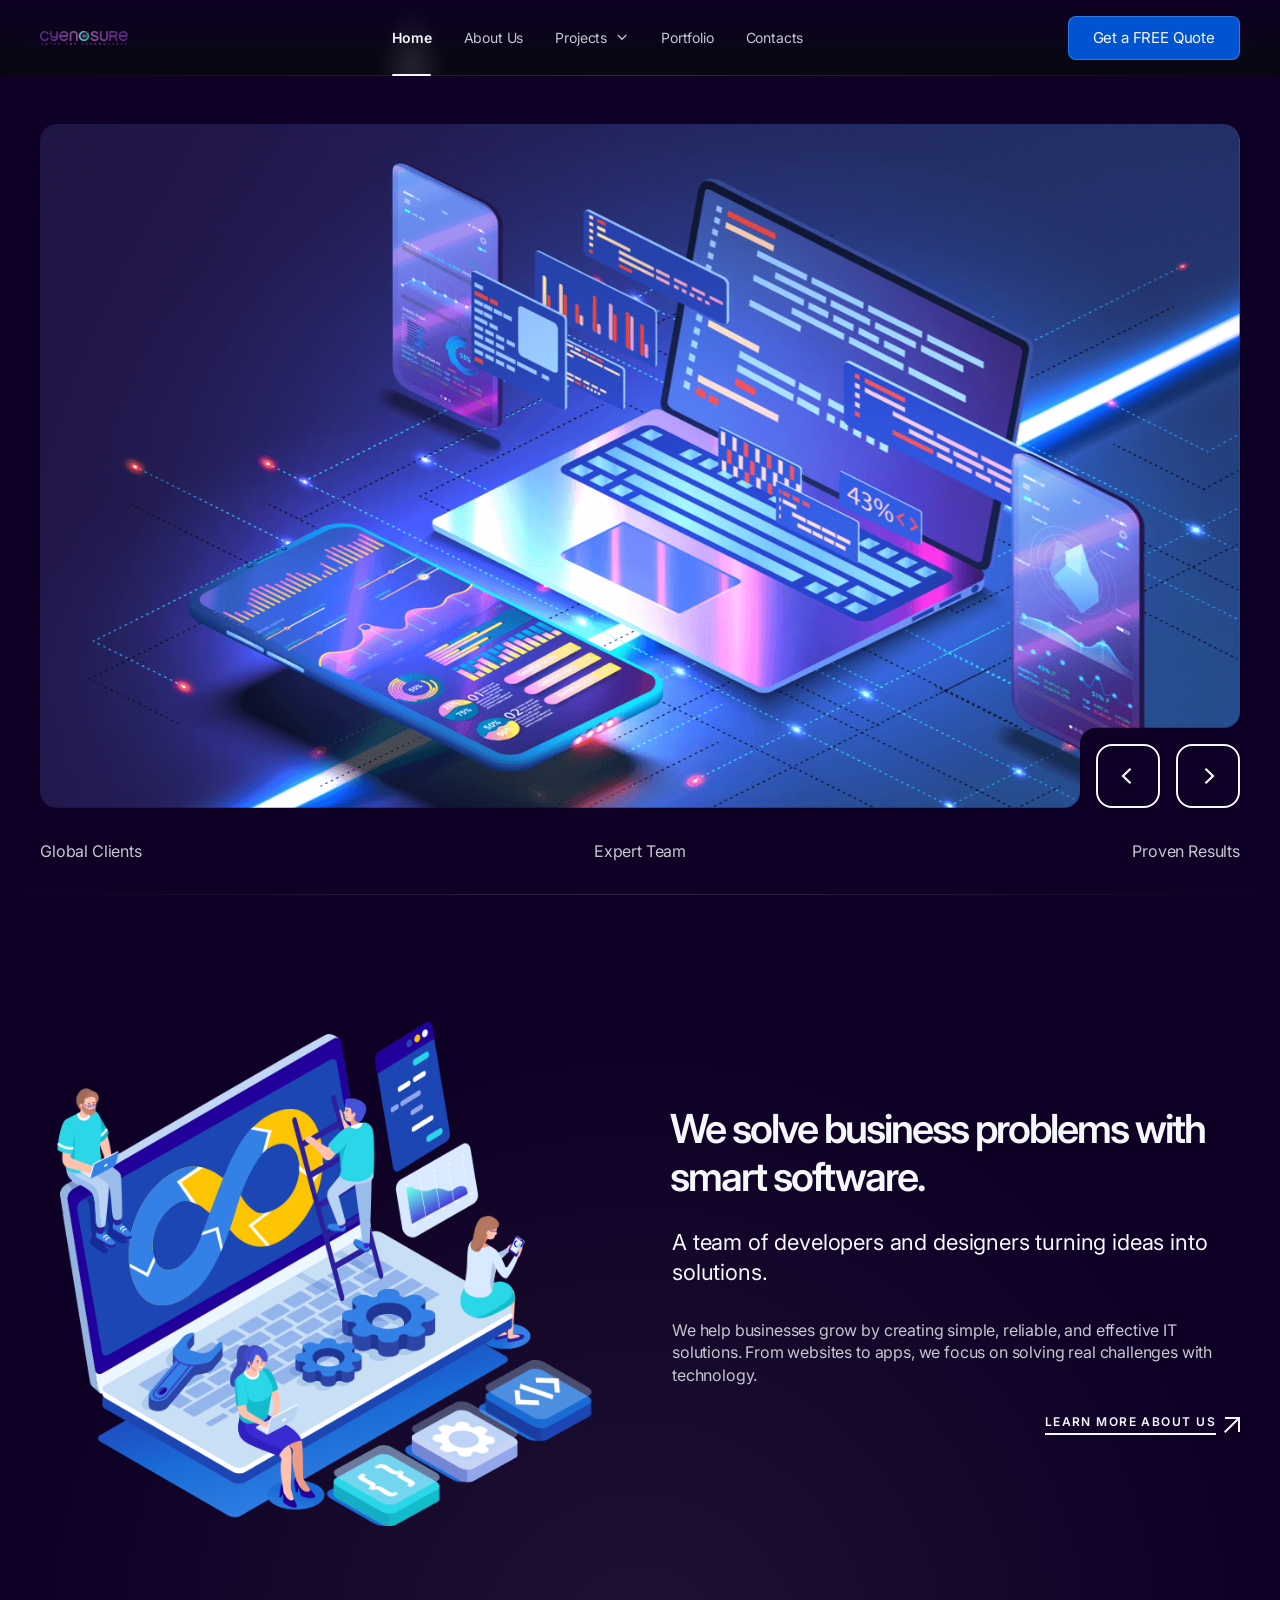
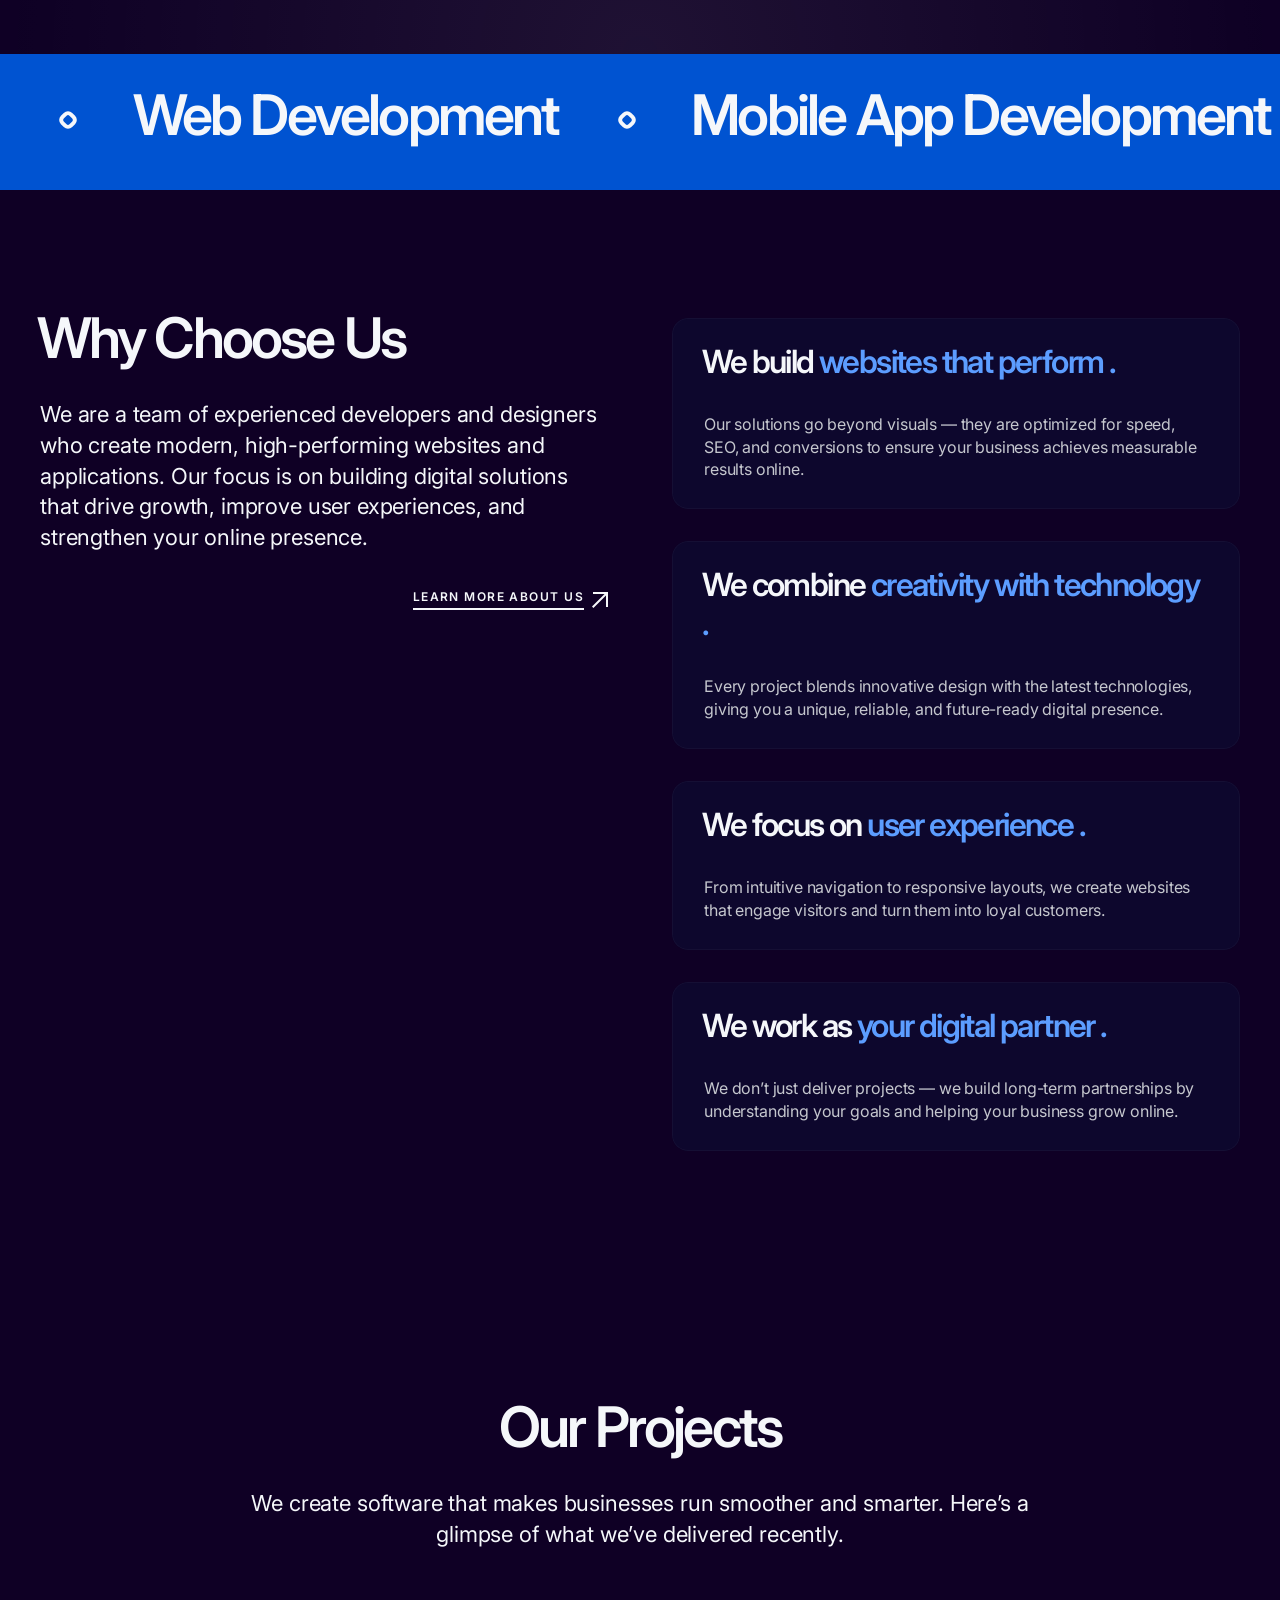
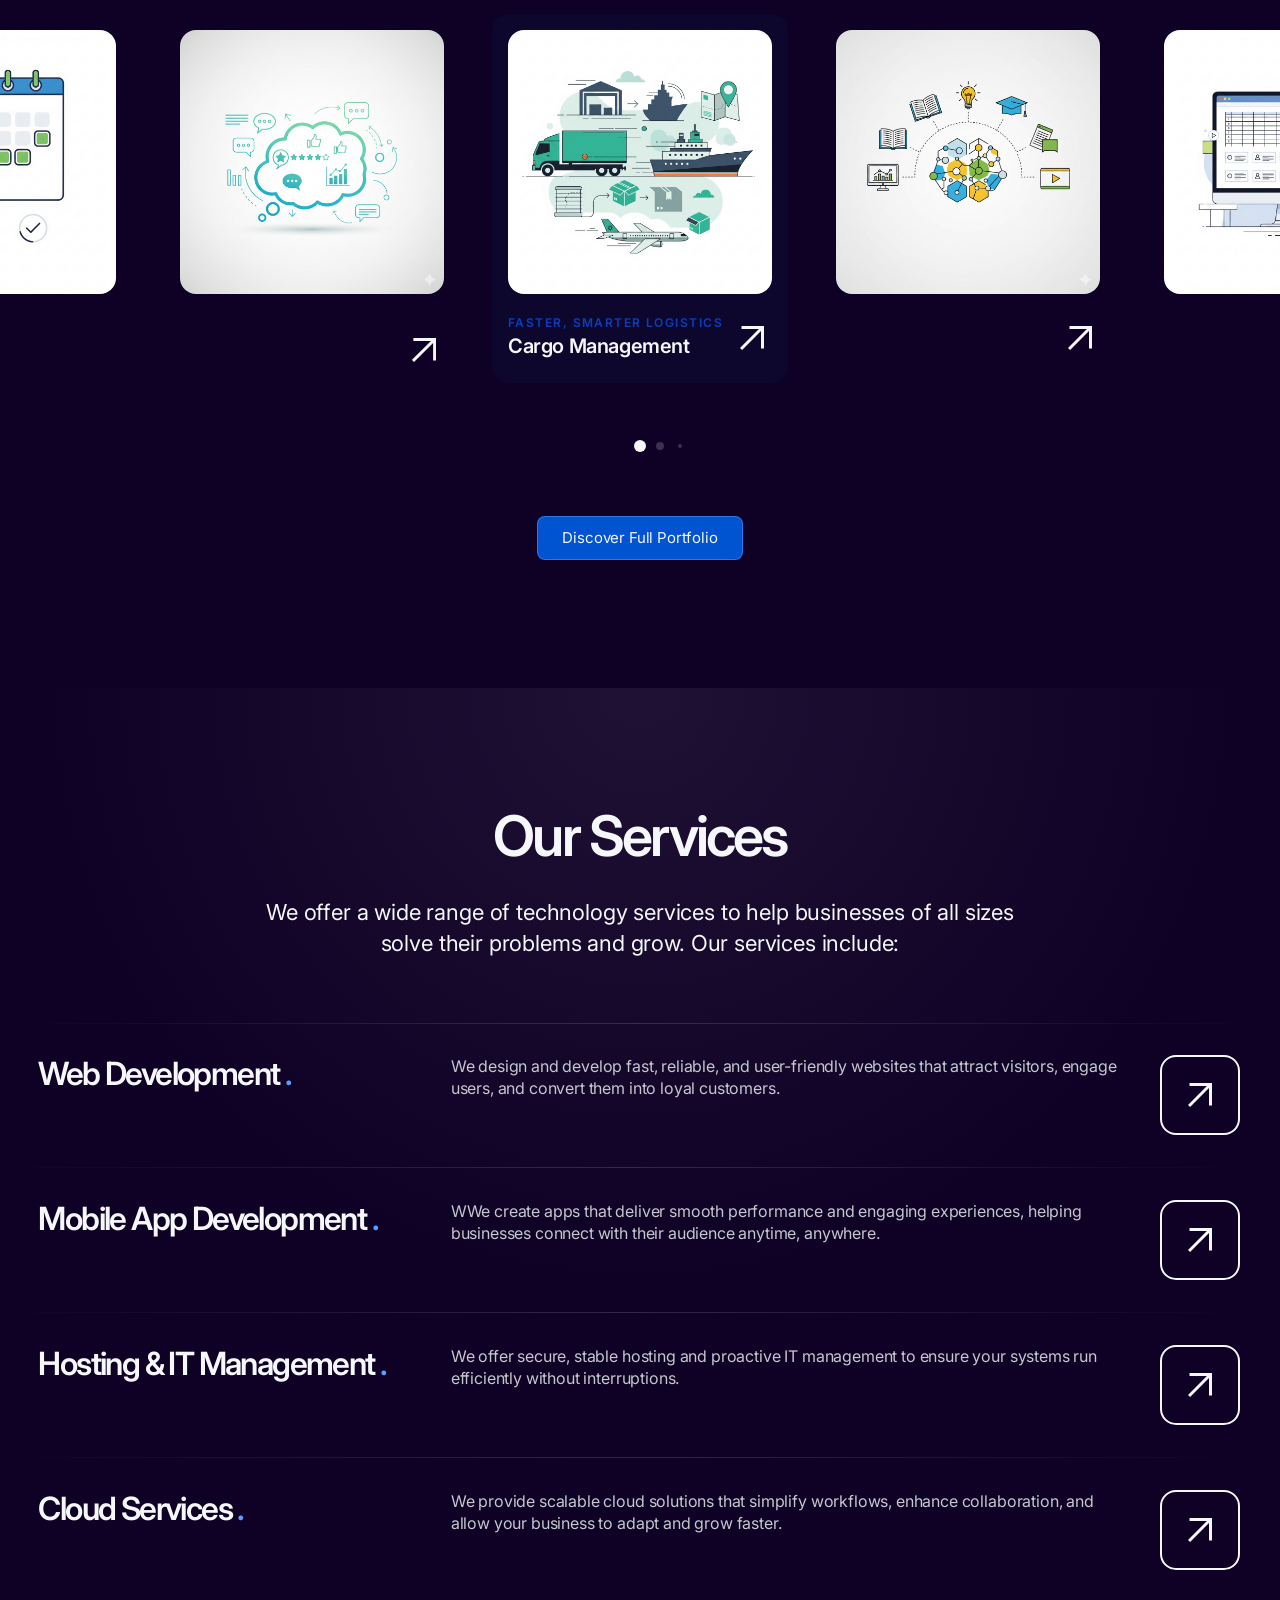
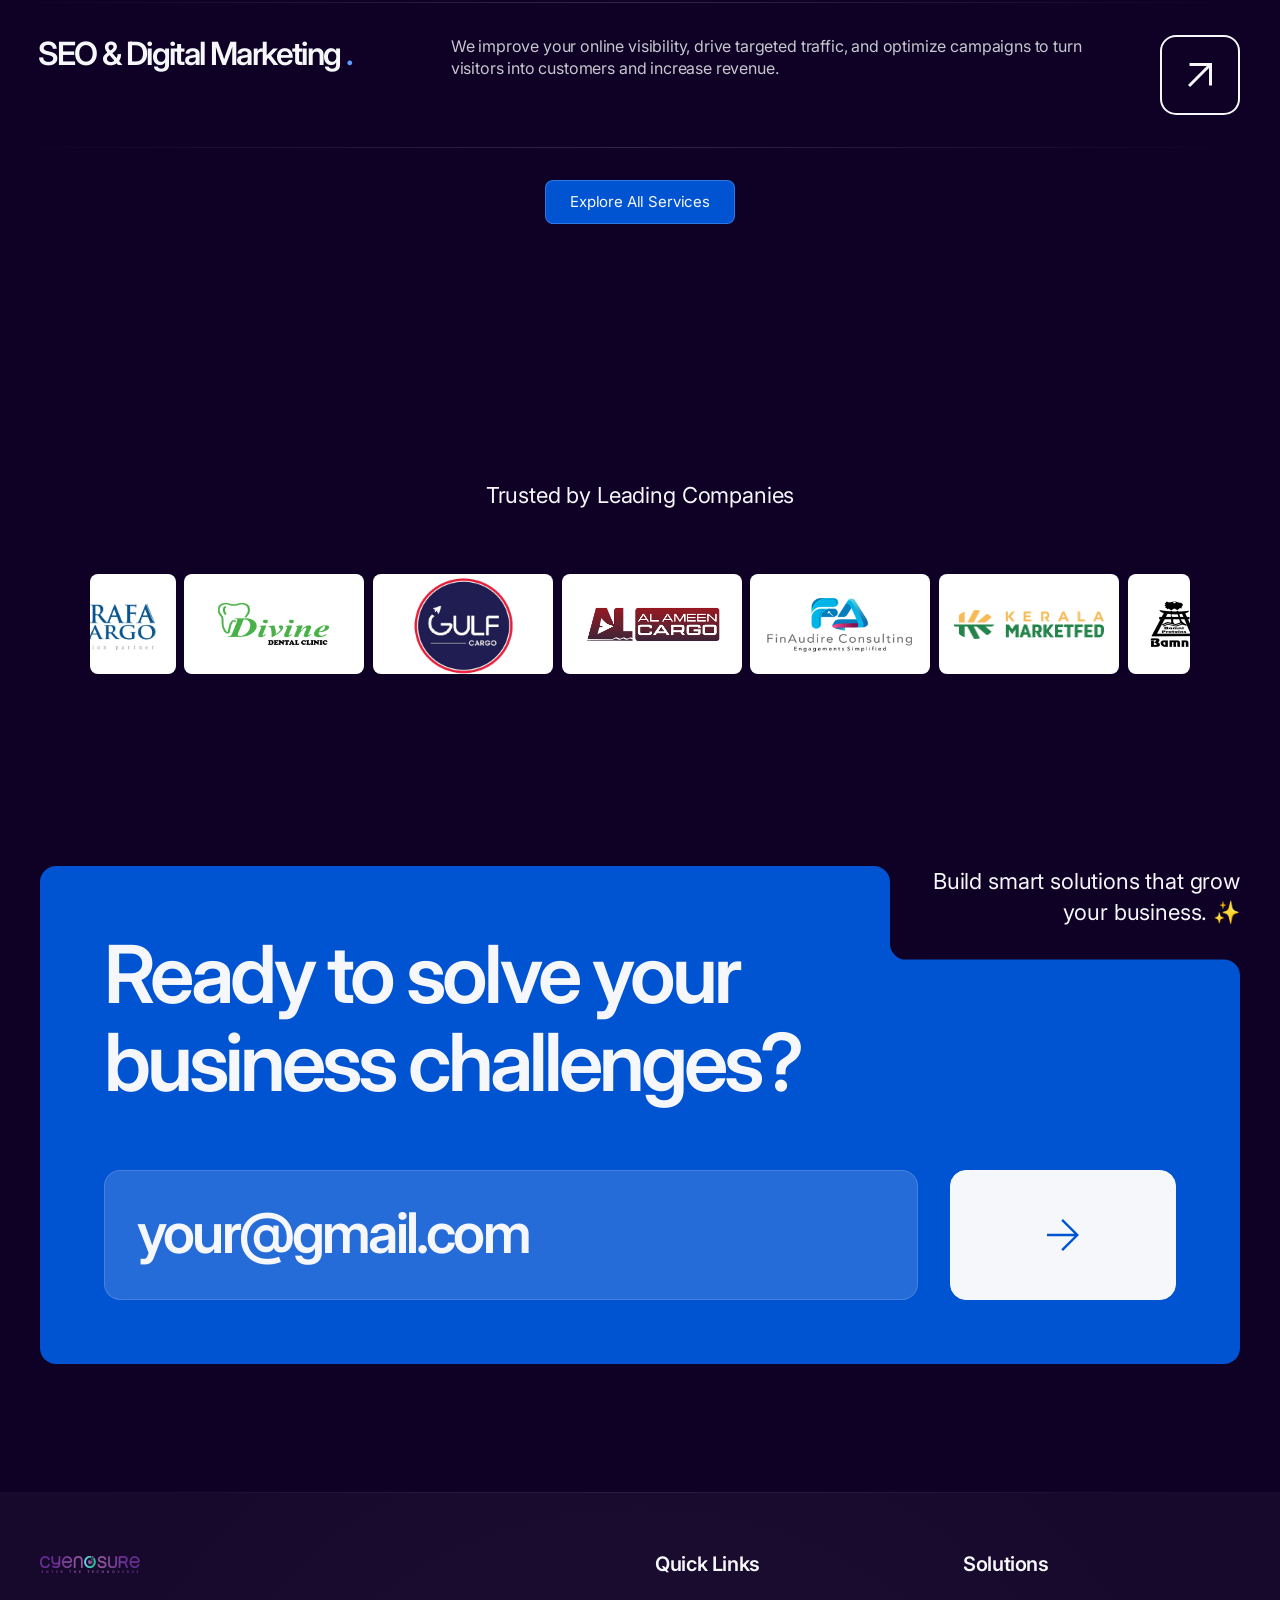
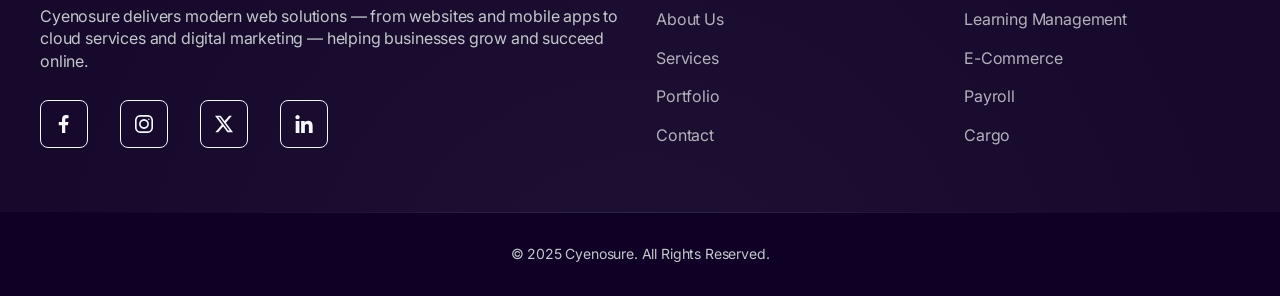
<file: index.html>
<!DOCTYPE html>
<html lang="en">
  <head>
    <meta charset="UTF-8">
    <meta name="viewport" content="width=device-width, initial-scale=1.0">
    <!-- Page Title -->
    <title>Cyenosure | Enter the technoverse</title>
    <!-- Google Fonts -->
    <link href="https://fonts.googleapis.com/css2?family=Inter:wght@400;600&amp;display=swap" rel="stylesheet">
    <!-- Config -->
    <link type="text/css" rel="stylesheet" href="css/config.css">
    <!-- Libraries -->
    <link type="text/css" rel="stylesheet" href="css/libs.css">
    <!-- Template Styles -->
    <link type="text/css" rel="stylesheet" href="css/style.css">
    <!-- Responsive -->
    <link type="text/css" rel="stylesheet" href="css/responsive.css">
    <!-- Favicon -->
    <link rel="icon" href="img/favicon.png" sizes="32x32">
  </head>
  <body>
    <!-- Header -->
    <header id="bringer-header" class="is-frosted is-sticky" data-appear="fade-down" data-unload="fade-up">
      <!-- Desktop Header -->
      <div class="bringer-header-inner">
        <!-- Header Logo -->
        <div class="bringer-header-lp">
          <a href="index-2.html" class="bringer-logo">
            <img src="img/logo.png" alt="bringer." width="88" height="24">
          </a>
        </div>
        <!-- Main Menu -->
        <div class="bringer-header-mp">
          <nav class="bringer-nav">
            <ul class="main-menu" data-stagger-appear="fade-down" data-stagger-delay="75">
              <li class="current-menu-parent">
                <a href="index.html">Home</a>
              </li>
              <li>
                <a href="about-us.html">About Us</a>
              </li>
              <li>
                <a href="#">Projects</a>
                <ul class="sub-menu">
                  <li>
                    <a href="cargo.html">Cargo Management</a>
                  </li>
                  <li>
                    <a href="ecommerce.html">E-Commerce App</a>
                  </li>
                  <li>
                    <a href="learning.html">Learning Management</a>
                  </li>
                  <li>
                    <a href="payroll.html">Payroll Software</a>
                  </li>
                </ul>
              </li>
              <li>
                <a href="portfolio-infinite-list.html">Portfolio</a>
              </li>
              <li>
                <a href="contacts.html">Contacts</a>
              </li>
            </ul>
          </nav>
        </div>
        <!-- Header Button -->
        <div class="bringer-header-rp">
          <a href="contacts.html" class="bringer-button">Get a FREE Quote</a>
        </div>
      </div>
      <!-- Mobile Header -->
      <div class="bringer-mobile-header-inner">
        <a href="index-2.html" class="bringer-logo">
          <img src="img/logo.png" alt="bringer." width="88" height="24">
        </a>
        <a href="#" class="bringer-mobile-menu-toggler">
          <i class="bringer-menu-toggler-icon">
            <span></span>
            <span></span>
            <span></span>
          </i>
        </a>
      </div>
    </header>
    <!-- Page Main -->
    <main id="bringer-main">
      <div class="stg-container landing-page">
        <!-- Hero Section -->
        <section data-padding="top">
          <div class="bringer-hero-block bringer-hero-type04" data-unload="fade-up">
            <!-- Media Slider -->
            <div class="bringer-hero-media-wrap bringer-masked-block stg-bottom-gap stg-m-bottom-gap-s" data-appear="zoom-out">
              <div class="swiper bringer-slider bringer-masked-media" data-autoplay="3000" data-duration="1000" data-effect="coverflow">
                <div class="swiper-wrapper">
                  <!-- Slider Item -->
                  <div class="swiper-slide">
                    <img src="img/custom/225915605277196288.png" alt="We are Bringer" width="1200" height="600">
                  </div>
                  <!-- Slider Item -->
                  <div class="swiper-slide">
                    <img src="img/custom/bg.jpg" alt="We are Bringer" width="1200" height="600">
                  </div>
                </div>
              </div>
              <!-- .bringer-slider -->
              <!-- Masked Navigation -->
              <div class="bringer-slider-nav bringer-masked-content at-bottom-right">
                <a href="#" class="bringer-slider-prev">
                  <span class="bringer-icon bringer-icon-chevron-left"></span>
                </a>
                <a href="#" class="bringer-slider-next">
                  <span class="bringer-icon bringer-icon-chevron-right"></span>
                </a>
              </div>
            </div>
            <!-- .bringer-hero-media-wrap -->
            <!-- Info Line -->
            <div class="bringer-hero-info-line">
              <div data-appear="fade-up" data-delay="50">Global Clients</div>
              <div data-appear="fade-up" data-delay="150">Expert Team</div>
              <div data-appear="fade-up" data-delay="250">Proven Results</div>
            </div>
            <!-- .bringer-hero-info-line -->
          </div>
          <!-- .bringer-hero-block -->
        </section>
        <!-- Section: About Us -->
        <section class="backlight-bottom divider-top">
          <div class="stg-row stg-large-gap stg-valign-middle stg-tp-column-reverse">
            <div class="stg-col-6 stg-tp-bottom-gap-l stg-m-bottom-gap" data-unload="fade-right" data-appear="fade-left">
              <div>
                <img class="bringer-lazy" src="img/null.png" data-src="img/custom/soft2.png" alt="About Us" width="960" height="960">
              </div>
            </div>
            <div class="stg-col-6" data-appear="fade-right" data-unload="fade-left">
              <h3>We solve business problems with smart software.</h3>
              <p class="bringer-large-text">A team of developers and designers turning ideas into solutions.</p>
              <p>We help businesses grow by creating simple, reliable, and effective IT solutions. From websites to apps, we focus on solving real challenges with technology.</p>
              <div class="align-right">
                <a href="about-us.html" class="bringer-arrow-link">Learn More About Us</a>
              </div>
            </div>
          </div>
          <!-- .stg-row -->
        </section>
        <!-- Section: Marquee -->
        <section class="is-fullwidth is-stretched" data-padding="none">
          <div class="bringer-marquee" data-speed="5000">
            <div class="bringer-marquee-inner">
              <ul class="bringer-marquee-list">
                <li>
                  <h2>Web Development</h2>
                </li>
                <li>
                  <h2>Mobile App Development</h2>
                </li>
                <li>
                  <h2>Hosting & IT Management</h2>
                </li>
              </ul>
            </div>
            <!-- .bringer-marquee-inner -->
          </div>
          <!-- .bringer-marquee -->
        </section>
        <!-- Section: Why Choose Us -->
        <section>
          <div class="stg-row stg-large-gap">
            <div class="stg-col-6 stg-tp-bottom-gap-l" data-unload="fade-left">
              <div class="bringer-sticky-block">
                <h2>Why Choose Us</h2>
                <p class="bringer-large-text"> We are a team of experienced developers and designers who create modern, high-performing websites and applications. Our focus is on building digital solutions that drive growth, improve user experiences, and strengthen your online presence. </p>
                <div class="align-right">
                  <a href="about-us.html" class="bringer-arrow-link">Learn More About Us</a>
                </div>
              </div>
            </div>
            <div class="stg-col-6">
              <div class="bringer-grid-1col stg-normal-gap" data-stagger-appear="zoom-in" data-stagger-unload="zoom-out" data-threshold="0.5" data-stagger-delay="150">
                <!-- Card Item -->
                <div class="bringer-block">
                  <h4>We build <span class="bringer-accent">websites that perform</span>
                    <span class="bringer-accent">.</span>
                  </h4>
                  <p>Our solutions go beyond visuals — they are optimized for speed, SEO, and conversions to ensure your business achieves measurable results online.</p>
                </div>
                <!-- .bringer-block -->
                <!-- Card Item -->
                <div class="bringer-block">
                  <h4>We combine <span class="bringer-accent">creativity with technology</span>
                    <span class="bringer-accent">.</span>
                  </h4>
                  <p>Every project blends innovative design with the latest technologies, giving you a unique, reliable, and future-ready digital presence.</p>
                </div>
                <!-- .bringer-block -->
                <!-- Card Item -->
                <div class="bringer-block">
                  <h4>We focus on <span class="bringer-accent">user experience</span>
                    <span class="bringer-accent">.</span>
                  </h4>
                  <p>From intuitive navigation to responsive layouts, we create websites that engage visitors and turn them into loyal customers.</p>
                </div>
                <!-- .bringer-block -->
                <!-- Card Item -->
                <div class="bringer-block">
                  <h4>We work as <span class="bringer-accent">your digital partner</span>
                    <span class="bringer-accent">.</span>
                  </h4>
                  <p>We don’t just deliver projects — we build long-term partnerships by understanding your goals and helping your business grow online.</p>
                </div>
                <!-- .bringer-block -->
              </div>
              <!-- .bringer-grid -->
            </div>
          </div>
        </section>
        <!-- Section: Portfolio Carousel -->
        <section class="is-fullwidth is-stretched">
          <!-- Section Title -->
          <div class="stg-row bringer-section-title is-boxed">
            <div class="stg-col-8 stg-offset-2">
              <div class="align-center">
                <h2 data-appear="fade-up" data-unload="fade-up">Our Projects</h2>
                <p class="bringer-large-text" data-appear="fade-up" data-unload="fade-up" data-delay="100">We create software that makes businesses run smoother and smarter. Here’s a glimpse of what we’ve delivered recently.</p>
              </div>
            </div>
          </div>
          <!-- Portfolio Carousel -->
          <div class="swiper bringer-carousel stg-bottom-gap-l" data-appear="fade-up" data-unload="fade-up" data-delay="200" data-count="4" data-m-count="1.5">
            <div class="swiper-wrapper">
              <!-- Card Item 01 -->
              <div class="bringer-block bringer-portfolio-card swiper-slide">
                <div class="bringer-portfolio-card-image">
                  <img class="bringer-lazy" src="img/null.png" data-src="img/custom/projects/1.png" alt="" width="1200" height="1200">
                </div>
                <div class="bringer-portfolio-card-footer">
                  <div class="bringer-portfolio-card-title">
                    <span class="bringer-meta">Faster, smarter logistics</span>
                    <h6>Cargo Management</h6>
                  </div>
                  <span class="bringer-icon bringer-icon-explore"></span>
                </div>
                <a href="cargo.html"></a>
              </div>
              <!-- .bringer-portfolio-card -->
              <!-- Card Item 02 -->
              <div class="bringer-block bringer-portfolio-card swiper-slide">
                <div class="bringer-portfolio-card-image">
                  <img class="bringer-lazy" src="img/null.png" data-src="img/custom/projects/2.png" alt="" width="1200" height="1200">
                </div>
                <div class="bringer-portfolio-card-footer">
                  <div class="bringer-portfolio-card-title">
                    <span class="bringer-meta">Easy online training</span>
                    <h6>Learning System</h6>
                  </div>
                  <span class="bringer-icon bringer-icon-explore"></span>
                </div>
                <a href="learning.html"></a>
              </div>
              <!-- .bringer-portfolio-card -->
              <!-- Card Item 03 -->
              <div class="bringer-block bringer-portfolio-card swiper-slide">
                <div class="bringer-portfolio-card-image">
                  <img class="bringer-lazy" src="img/null.png" data-src="img/custom/projects/3.png" alt="" width="1200" height="1200">
                </div>
                <div class="bringer-portfolio-card-footer">
                  <div class="bringer-portfolio-card-title">
                    <span class="bringer-meta">Hassle-free payroll</span>
                    <h6>Payroll Software</h6>
                  </div>
                  <span class="bringer-icon bringer-icon-explore"></span>
                </div>
                <a href="payroll.html"></a>
              </div>
              <!-- .bringer-portfolio-card -->
              <!-- Card Item 04 -->
              <div class="bringer-block bringer-portfolio-card swiper-slide">
                <div class="bringer-portfolio-card-image">
                  <img class="bringer-lazy" src="img/null.png" data-src="img/custom/projects/4.png" alt="" width="1200" height="1200">
                </div>
                <div class="bringer-portfolio-card-footer">
                  <div class="bringer-portfolio-card-title">
                    <span class="bringer-meta">Boost online sales</span>
                    <h6>E-Commerce App</h6>
                  </div>
                  <span class="bringer-icon bringer-icon-explore"></span>
                </div>
                <a href="ecommerce.html"></a>
              </div>
              <!-- .bringer-portfolio-card -->
              <!-- Card Item 05 -->
              <div class="bringer-block bringer-portfolio-card swiper-slide">
                <div class="bringer-portfolio-card-image">
                  <img class="bringer-lazy" src="img/null.png" data-src="img/custom/projects/5.png" alt="" width="1200" height="1200">
                </div>
                <div class="bringer-portfolio-card-footer">
                  <div class="bringer-portfolio-card-title">
                    <span class="bringer-meta">Track stock easily</span>
                    <h6>Inventory Tool</h6>
                  </div>
                  <span class="bringer-icon bringer-icon-explore"></span>
                </div>
              </div>
              <!-- .bringer-portfolio-card -->
              <!-- Card Item 06 -->
              <div class="bringer-block bringer-portfolio-card swiper-slide">
                <div class="bringer-portfolio-card-image">
                  <img class="bringer-lazy" src="img/null.png" data-src="img/custom/projects/6.png" alt="" width="1200" height="1200">
                </div>
                <div class="bringer-portfolio-card-footer">
                  <div class="bringer-portfolio-card-title">
                    <span class="bringer-meta">Simple appointment scheduling</span>
                    <h6>Booking System</h6>
                  </div>
                  <span class="bringer-icon bringer-icon-explore"></span>
                </div>
              </div>
              <!-- .bringer-portfolio-card -->
              <!-- Card Item 07 -->
              <div class="bringer-block bringer-portfolio-card swiper-slide">
                <div class="bringer-portfolio-card-image">
                  <img class="bringer-lazy" src="img/null.png" data-src="img/custom/projects/7.png" alt="" width="1200" height="1200">
                </div>
                <div class="bringer-portfolio-card-footer">
                  <div class="bringer-portfolio-card-title">
                    <span class="bringer-meta">Real-time customer insights</span>
                    <h6>Feedback Platform</h6>
                  </div>
                  <span class="bringer-icon bringer-icon-explore"></span>
                </div>
              </div>
              <!-- .bringer-portfolio-card -->
            </div>
            <!-- Pagination -->
            <div class="swiper-pagination bringer-dots"></div>
          </div>
          <!-- .bringer-portfolio-carousel -->
          <div class="align-center" data-appear="fade-up" data-unload="fade-up" data-delay="100">
            <a href="portfolio-infinite-list.html" class="bringer-button">Discover Full Portfolio</a>
          </div>
        </section>
        <!-- Section: Our Services -->
        <section class="backlight-top">
          <!-- Section Title -->
          <div class="stg-row bringer-section-title">
            <div class="stg-col-8 stg-offset-2">
              <div class="align-center">
                <h2 data-appear="fade-up" data-unload="fade-up">Our Services</h2>
                <p class="bringer-large-text" data-appear="fade-up" data-unload="fade-up" data-delay="100">We offer a wide range of technology services to help businesses of all sizes solve their problems and grow. Our services include:</p>
              </div>
            </div>
          </div>
          <!-- Services List -->
          <div class="bringer-detailed-list-wrap" data-appear="fade-up" data-unload="fade-up" data-delay="200">
            <ul class="bringer-detailed-list">
              <li>
                <div class="bringer-detailed-list-title">
                  <h4>Web Development <span class="bringer-accent">.</span>
                  </h4>
                </div>
                <div class="bringer-detailed-list-description">
                  <p>We design and develop fast, reliable, and user-friendly websites that attract visitors, engage users, and convert them into loyal customers.</p>
                </div>
                <div class="bringer-detailed-list-button">
                  <span class="bringer-icon bringer-icon-explore"></span>
                </div>
                <a href="#"></a>
              </li>
              <li>
                <div class="bringer-detailed-list-title">
                  <h4>Mobile App Development <span class="bringer-accent">.</span>
                  </h4>
                </div>
                <div class="bringer-detailed-list-description">
                  <p>WWe create apps that deliver smooth performance and engaging experiences, helping businesses connect with their audience anytime, anywhere.</p>
                </div>
                <div class="bringer-detailed-list-button">
                  <span class="bringer-icon bringer-icon-explore"></span>
                </div>
                <a href="#"></a>
              </li>
              <li>
                <div class="bringer-detailed-list-title">
                  <h4>Hosting & IT Management <span class="bringer-accent">.</span>
                  </h4>
                </div>
                <div class="bringer-detailed-list-description">
                  <p>We offer secure, stable hosting and proactive IT management to ensure your systems run efficiently without interruptions.</p>
                </div>
                <div class="bringer-detailed-list-button">
                  <span class="bringer-icon bringer-icon-explore"></span>
                </div>
                <a href="#"></a>
              </li>
              <li>
                <div class="bringer-detailed-list-title">
                  <h4>Cloud Services <span class="bringer-accent">.</span>
                  </h4>
                </div>
                <div class="bringer-detailed-list-description">
                  <p>We provide scalable cloud solutions that simplify workflows, enhance collaboration, and allow your business to adapt and grow faster.</p>
                </div>
                <div class="bringer-detailed-list-button">
                  <span class="bringer-icon bringer-icon-explore"></span>
                </div>
                <a href="#"></a>
              </li>
              <li>
                <div class="bringer-detailed-list-title">
                  <h4>SEO & Digital Marketing <span class="bringer-accent">.</span>
                  </h4>
                </div>
                <div class="bringer-detailed-list-description">
                  <p>We improve your online visibility, drive targeted traffic, and optimize campaigns to turn visitors into customers and increase revenue.</p>
                </div>
                <div class="bringer-detailed-list-button">
                  <span class="bringer-icon bringer-icon-explore"></span>
                </div>
                <a href="#"></a>
              </li>
            </ul>
          </div>
          <div class="align-center stg-top-gap" data-appear="fade-up" data-unload="zoom-out" data-delay="100">
            <a href="#" class="bringer-button">Explore All Services</a>
          </div>
        </section>
        <!-- custom section first -->
        <!-- ------------------------ -->
        <!--  CUSTOM SECTION -->
        <section class="is-fullwidth is-stretched">
          <div class="stg-row bringer-section-title is-boxed">
            <div class="stg-col-8 stg-offset-2">
              <div class="align-center">
                <p class="bringer-large-text" data-appear="fade-up" data-unload="fade-up" data-delay="100">Trusted by Leading Companies</p>
              </div>
            </div>
          </div>
          <div class="swiper bringer-carousel stg-bottom-gap-l client-logo-slider" data-appear="fade-up" data-unload="fade-up" data-delay="200" data-count="6" data-m-count="2.5" data-loop="true" data-autoplay="2500">
            <div class="swiper-wrapper ">
              <div class="swiper-slide">
                <div class="bringer-client-logo">
                  <img class="bringer-lazy" data-src="img/clients/Al Ameen logo.png" alt="Al Ameen Logo" width="200" height="100">
                </div>
              </div>
              <div class="swiper-slide">
                <div class="bringer-client-logo">
                  <img class="bringer-lazy" data-src="img/clients/finaudire.png" alt="Finaudire Logo" width="200" height="100">
                </div>
              </div>
              <div class="swiper-slide">
                <div class="bringer-client-logo">
                  <img class="bringer-lazy" data-src="img/clients/marketfed.png" alt="Marketfed Logo" width="200" height="100">
                </div>
              </div>
              <div class="swiper-slide">
                <div class="bringer-client-logo">
                  <img class="bringer-lazy" data-src="img/clients/bamni proteins.png" alt="Bamni Proteins Logo" width="200" height="100">
                </div>
              </div>
              <div class="swiper-slide">
                <div class="bringer-client-logo">
                  <img class="bringer-lazy" data-src="img/clients/gelixer.png" alt="Gelixer Logo" width="200" height="100">
                </div>
              </div>
              <div class="swiper-slide">
                <div class="bringer-client-logo">
                  <img class="bringer-lazy" data-src="img/clients/middle east trading.png" alt="Middle East Trading Logo" width="200" height="100">
                </div>
              </div>
              <div class="swiper-slide">
                <div class="bringer-client-logo">
                  <img class="bringer-lazy" data-src="img/clients/best express.png" alt="Best Express Logo" width="200" height="100">
                </div>
              </div>
              <div class="swiper-slide">
                <div class="bringer-client-logo">
                  <img class="bringer-lazy" data-src="img/clients/ILC-LOGO-JPEG.jpg" alt="ILC Logo" width="200" height="100">
                </div>
              </div>
              <div class="swiper-slide">
                <div class="bringer-client-logo">
                  <img class="bringer-lazy" data-src="img/clients/s_logo.png" alt="S Logo" width="200" height="100">
                </div>
              </div>
              <div class="swiper-slide">
                <div class="bringer-client-logo">
                  <img class="bringer-lazy" data-src="img/clients/cargotrack.png" alt="Cargotrack Logo" width="200" height="100">
                </div>
              </div>
              <div class="swiper-slide">
                <div class="bringer-client-logo">
                  <img class="bringer-lazy" data-src="img/clients/lenzstore.jpg" alt="Lenzstore Logo" width="200" height="100">
                </div>
              </div>
              <div class="swiper-slide">
                <div class="bringer-client-logo">
                  <img class="bringer-lazy" data-src="img/clients/zephyre entrance coaching.png" alt="Zephyre Entrance Coaching Logo" width="200" height="100">
                </div>
              </div>
              <div class="swiper-slide">
                <div class="bringer-client-logo">
                  <img class="bringer-lazy" data-src="img/clients/chameleon.png" alt="Chameleon Logo" width="200" height="100">
                </div>
              </div>
              <div class="swiper-slide">
                <div class="bringer-client-logo">
                  <img class="bringer-lazy" data-src="img/clients/logo-dark1.png" alt="Client Logo" width="200" height="100">
                </div>
              </div>
              <div class="swiper-slide">
                <div class="bringer-client-logo">
                  <img class="bringer-lazy" data-src="img/clients/divine.png" alt="Divine Logo" width="200" height="100">
                </div>
              </div>
              <div class="swiper-slide">
                <div class="bringer-client-logo">
                  <img class="bringer-lazy" data-src="img/clients/logogulf.png" alt="Gulf Logo" width="200" height="100">
                </div>
              </div>
            </div>
          </div>
        </section>
        <!--  CUSTOM SECTION end-->
        <!-- Section: CTA -->
        <section data-padding="bottom">
          <div class="bringer-masked-cta bringer-masked-block" data-unload="fade-down">
            <form action="https://demo.shadow-themes.com/html/bringer/mail-short.php" method="post" data-fill-error="Please, fill out the form." class="bringer-contact-form is-short bringer-masked-media" data-appear="fade-up">
              <div class="bringer-form-content bringer-cta-form">
                <div class="bringer-cta-form-content" data-appear="fade-up" data-delay="100">
                  <div class="bringer-cta-title">Ready to solve your business challenges?</div>
                  <input type="email" id="subscribe_email" name="subscribe_email" placeholder="your@gmail.com" required>
                </div>
                <div class="bringer-cta-form-button" data-appear="fade-up" data-delay="200">
                  <button type="submit">
                    <span class="bringer-icon bringer-icon-arrow-submit"></span>
                  </button>
                </div>
                <div class="bringer-contact-form__response"></div>
              </div>
              <span class="bringer-form-spinner"></span>
            </form>
            <div class="bringer-masked-cta-content bringer-masked-content at-top-right">
              <p class="bringer-large-text" data-appear="fade-down">Build smart solutions that grow your business. ✨</p>
            </div>
          </div>
        </section>
      </div>
      <!-- .stg-container -->
      <!-- Footer -->
      <footer id="bringer-footer" data-appear="fade-up" data-unload="fade-down">
        <!-- Footer Content -->
        <div class="bringer-footer-widgets">
          <div class="stg-container">
            <div class="stg-row" data-stagger-appear="fade-left" data-stagger-delay="100">
              <!-- Logo & Info -->
              <div class="stg-col-6 stg-tp-col-12 stg-tp-bottom-gap-m">
                <div class="bringer-info-widget">
                  <a href="index.html" class="bringer-logo footer-logo">
                    <img src="img/logo.png" alt="Cyenosure Logo" width="100" height="28">
                  </a>
                  <div class="bringer-info-description"> Cyenosure delivers modern web solutions — from websites and mobile apps to cloud services and digital marketing — helping businesses grow and succeed online. </div>
                  <ul class="bringer-socials-list" data-stagger-appear="fade-up" data-stagger-delay="75">
                    <li>
                      <a href="#" target="_blank" class="bringer-socials-facebook">
                        <i></i>
                      </a>
                    </li>
                    <li>
                      <a href="#" target="_blank" class="bringer-socials-instagram">
                        <i></i>
                      </a>
                    </li>
                    <li>
                      <a href="#" target="_blank" class="bringer-socials-x">
                        <i></i>
                      </a>
                    </li>
                    <li>
                      <a href="#" target="_blank" class="bringer-socials-linkedin">
                        <i></i>
                      </a>
                    </li>
                  </ul>
                </div>
              </div>
              <!-- Quick Links -->
              <div class="stg-col-3 stg-tp-col-6 stg-m-col-6">
                <div class="bringer-widget">
                  <h6>Quick Links</h6>
                  <div class="bringer-menu-widget">
                    <ul>
                      <li>
                        <a href="about-us.html">About Us</a>
                      </li>
                      <li>
                        <a href="services.html">Services</a>
                      </li>
                      <li>
                        <a href="portfolio-infinite-list.html">Portfolio</a>
                      </li>
                      <li>
                        <a href="contacts.html">Contact</a>
                      </li>
                    </ul>
                  </div>
                </div>
              </div>
              <!-- Solutions -->
              <div class="stg-col-3 stg-tp-col-6 stg-m-col-6">
                <div class="bringer-widget">
                  <h6>Solutions</h6>
                  <div class="bringer-menu-widget">
                    <ul>
                      <li>
                        <a href="learning.html">Learning Management</a>
                      </li>
                      <li>
                        <a href="ecommerce.html">E-Commerce</a>
                      </li>
                      <li>
                        <a href="payroll.html">Payroll</a>
                      </li>
                      <li>
                        <a href="cargo.html">Cargo</a>
                      </li>
                    </ul>
                  </div>
                </div>
              </div>
            </div>
            <!-- .stg-row -->
          </div>
          <!-- .stg-container -->
        </div>
        <!-- .bringer-footer-widgets -->
        <!-- Footer Copyright -->
        <div class="bringer-footer-line stg-container">
          <div class="align-center"> &copy; 2025 Cyenosure. All Rights Reserved. </div>
        </div>
      </footer>
    </main>
    <!-- Right Click Protection Block -->
    <div class="bringer-rcp-wrap">
      <div class="bringer-rcp-overlay"></div>
      <div class="bringer-rcp-container">
        <h2>The context menu is not allowed on this page.</h2>
      </div>
    </div>
    <!-- Dynamic Backlight -->
    <div class="bringer-backlight"></div>
    <!-- JS Scripts -->
    <script src="js/lib/jquery.min.js"></script>
    <script src="js/lib/libs.js"></script>
    <script src="js/contact_form.js"></script>
    <script src="js/st-core.js"></script>
    <script src="js/classes.js"></script>
    <script src="js/main.js"></script>
  </body>
</html>
</file>
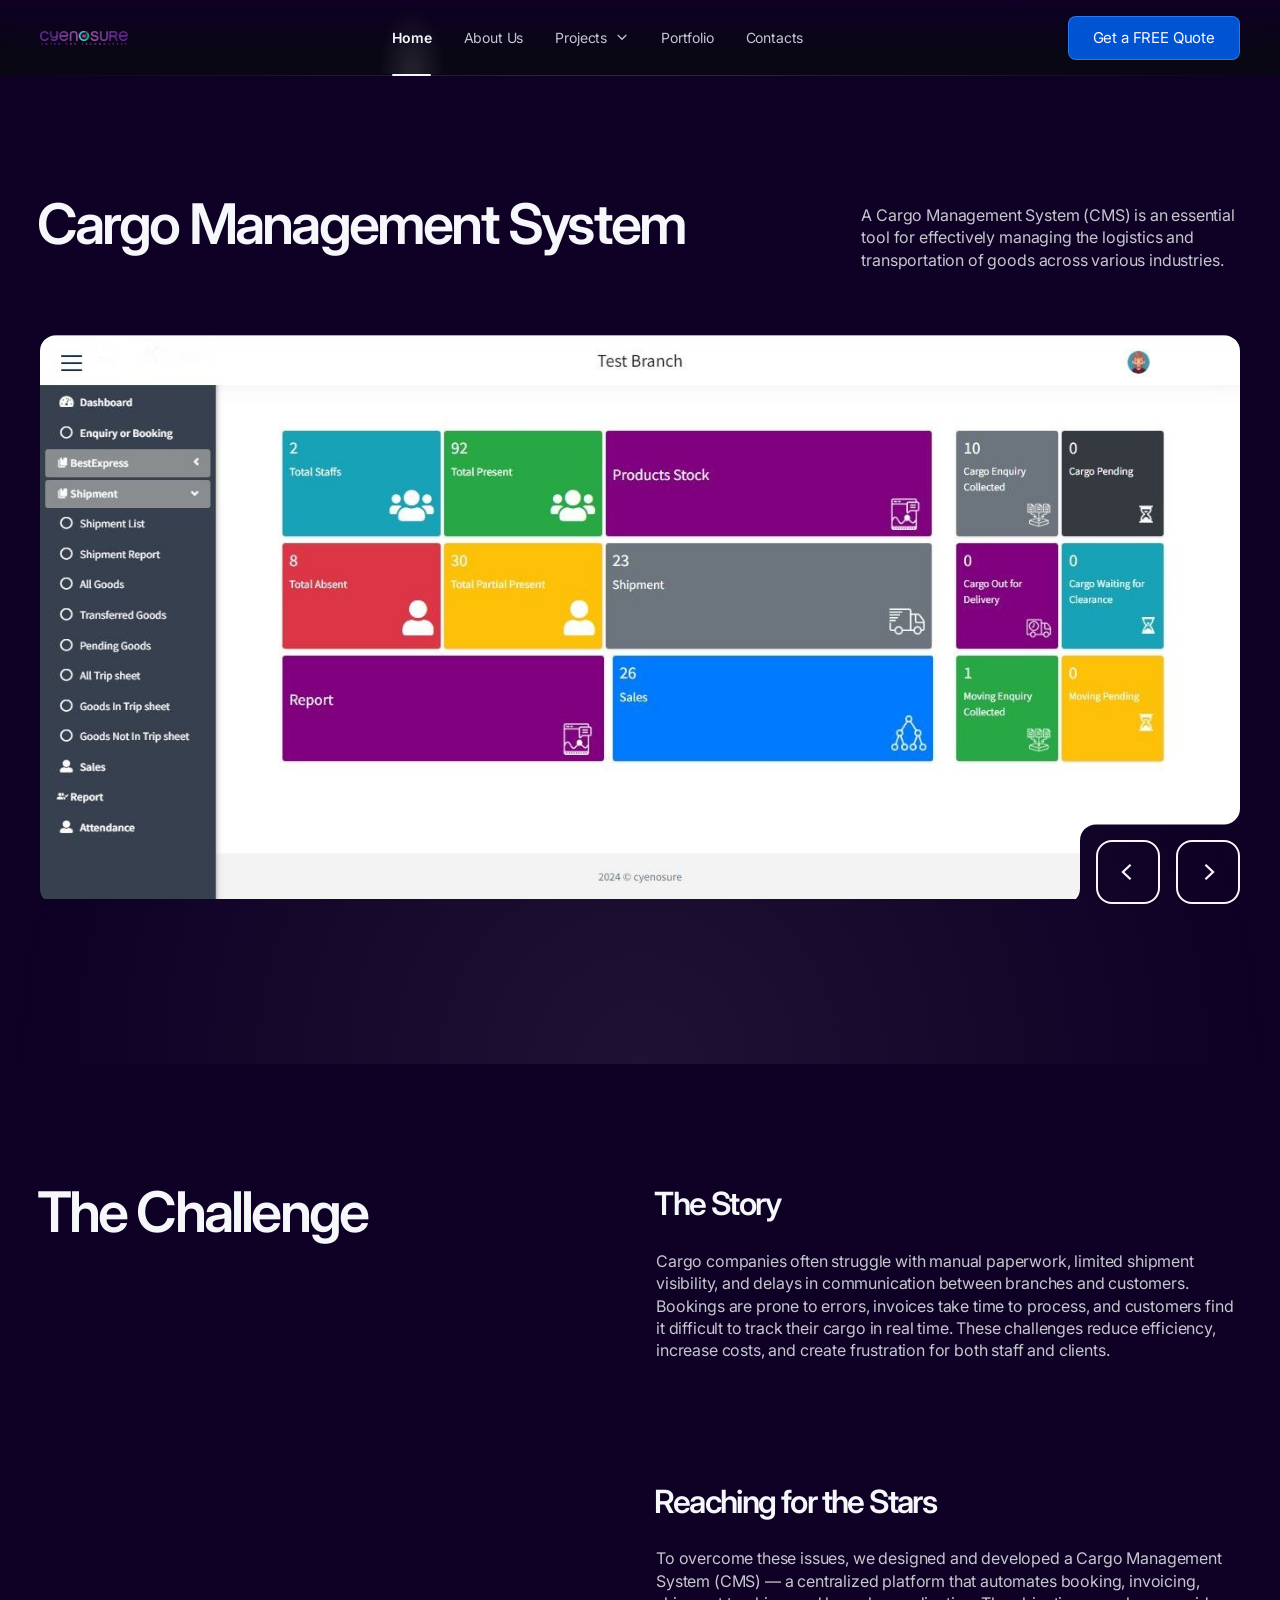
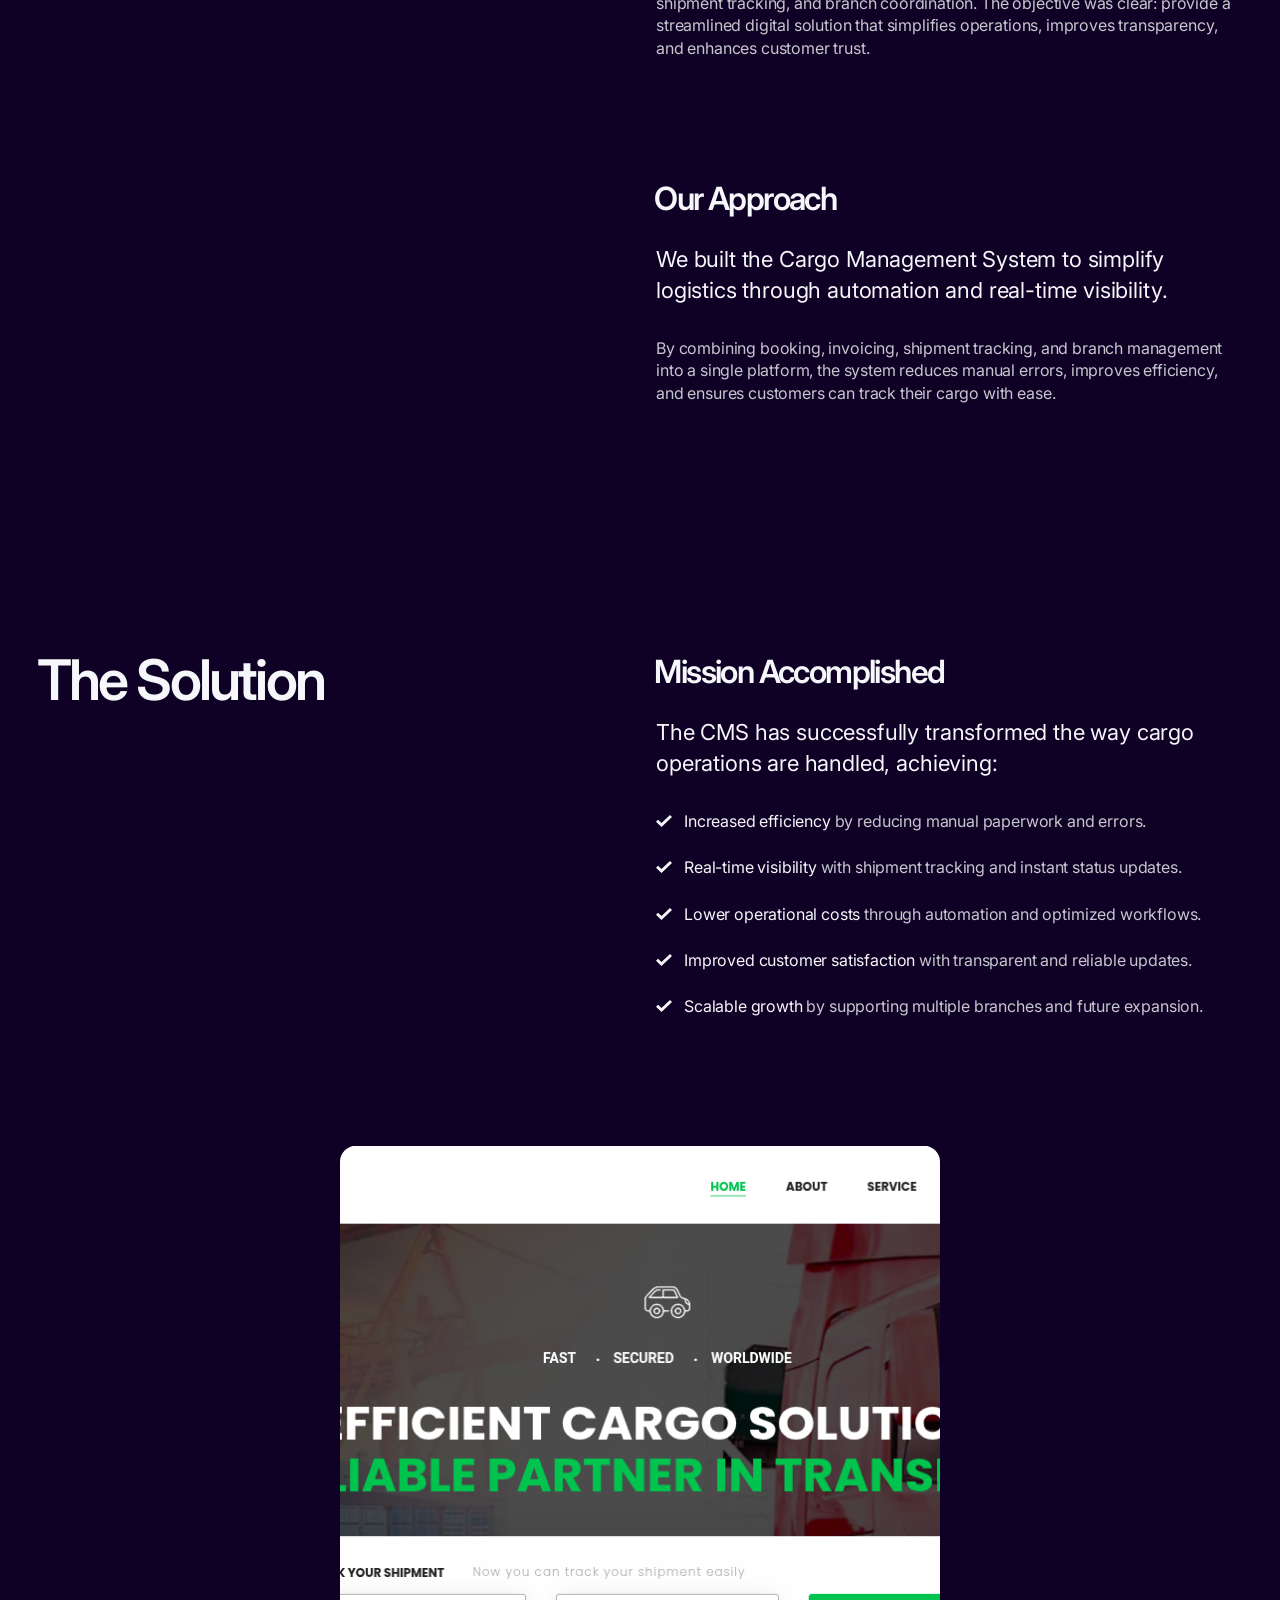
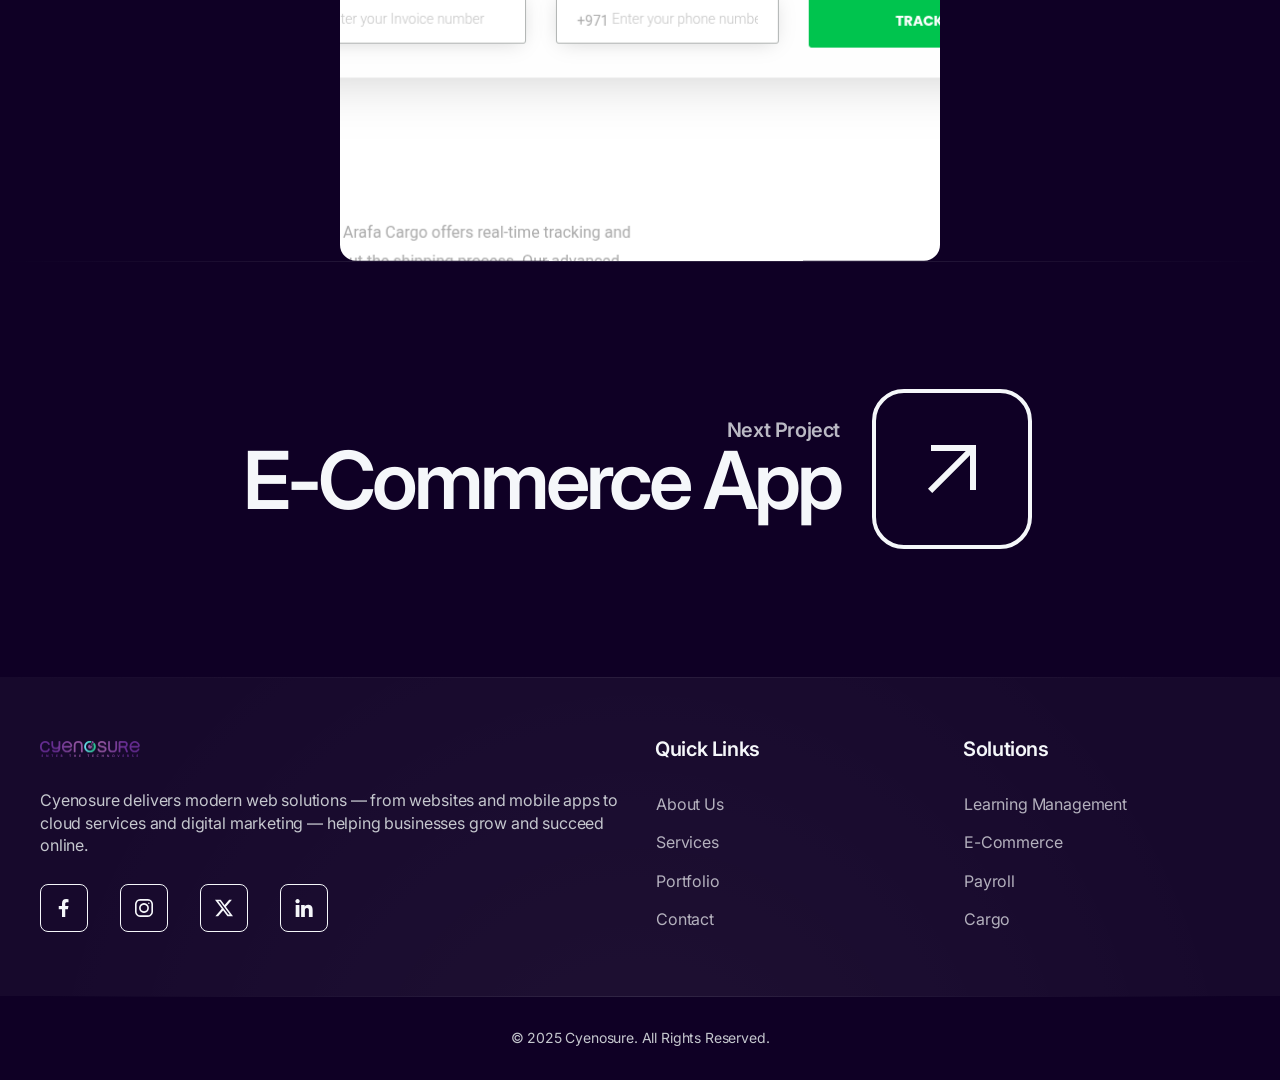
<file: cargo.html>
<!DOCTYPE html>
<html lang="en">
  <head>
    <meta charset="UTF-8">
    <meta name="viewport" content="width=device-width, initial-scale=1.0">
    <!-- Page Title -->
    <title>Cyenosure | Enter the technoverse</title>
    <!-- Google Fonts -->
    <link href="https://fonts.googleapis.com/css2?family=Inter:wght@400;600&amp;display=swap" rel="stylesheet">
    <!-- Config -->
    <link type="text/css" rel="stylesheet" href="css/config.css">
    <!-- Libraries -->
    <link type="text/css" rel="stylesheet" href="css/libs.css">
    <!-- Template Styles -->
    <link type="text/css" rel="stylesheet" href="css/style.css">
    <!-- Responsive -->
    <link type="text/css" rel="stylesheet" href="css/responsive.css">
    <!-- Favicon -->
    <link rel="icon" href="img/favicon.png" sizes="32x32">
  </head>
  <body>
    <!-- Header -->
    <header id="bringer-header" class="is-frosted is-sticky" data-appear="fade-down" data-unload="fade-up">
      <!-- Desktop Header -->
      <div class="bringer-header-inner">
        <!-- Header Logo -->
        <div class="bringer-header-lp">
          <a href="index-2.html" class="bringer-logo">
            <img src="img/logo.png" alt="bringer." width="88" height="24">
          </a>
        </div>
        <!-- Main Menu -->
        <div class="bringer-header-mp">
          <nav class="bringer-nav">
            <ul class="main-menu" data-stagger-appear="fade-down" data-stagger-delay="75">
              <li class="current-menu-parent">
                <a href="index.html">Home</a>
              </li>
              <li>
                <a href="about-us.html">About Us</a>
              </li>
              <li>
                <a href="#">Projects</a>
                <ul class="sub-menu">
                  <li>
                    <a href="cargo.html">Cargo Management</a>
                  </li>
                  <li>
                    <a href="ecommerce.html">E-Commerce App</a>
                  </li>
                  <li>
                    <a href="learning.html">Learning Management</a>
                  </li>
                  <li>
                    <a href="payroll.html">Payroll Software</a>
                  </li>
                </ul>
              </li>
              <li>
                <a href="portfolio-infinite-list.html">Portfolio</a>
              </li>
              <li>
                <a href="contacts.html">Contacts</a>
              </li>
            </ul>
          </nav>
        </div>
        <!-- Header Button -->
        <div class="bringer-header-rp">
          <a href="contacts.html" class="bringer-button">Get a FREE Quote</a>
        </div>
      </div>
      <!-- Mobile Header -->
      <div class="bringer-mobile-header-inner">
        <a href="index-2.html" class="bringer-logo">
          <img src="img/logo.png" alt="bringer." width="88" height="24">
        </a>
        <a href="#" class="bringer-mobile-menu-toggler">
          <i class="bringer-menu-toggler-icon">
            <span></span>
            <span></span>
            <span></span>
          </i>
        </a>
      </div>
    </header>
    <!-- Page Main -->
    <main id="bringer-main">
      <div class="stg-container">
        <!-- Section: Page Title -->
        <section class="backlight-bottom">
          <div class="stg-row stg-bottom-gap-l">
            <div class="stg-col-8 stg-tp-bottom-gap" data-appear="fade-right" data-unload="fade-left">
              <h2>Cargo Management System</h2>
            </div>
            <div class="stg-col-4 stg-tp-col-8 stg-tp-offset-4 tp-align-right stg-m-col-9 stg-m-offset-3" data-appear="fade-left" data-unload="fade-right">
              <p>A Cargo Management System (CMS) is an essential tool for effectively managing the logistics and transportation of goods across various industries.</p>
            </div>
          </div>
          <!-- Slider -->
          <div class="bringer-slider-wrapper bringer-masked-block stg-bottom-gap" data-appear="fade-up" data-delay="100" data-unload="fade-up">
            <div class="swiper bringer-slider bringer-masked-media" data-autoplay="2000" data-duration="800" data-effect="slide">
              <div class="swiper-wrapper">
                <!-- Slider Item -->
                <div class="swiper-slide">
                  <img src="img/custom/cargo/slider_1.jpg" alt="Gaming Power" width="1920" height="1080">
                </div>
                <!-- Slider Item -->
                <div class="swiper-slide">
                  <img src="img/custom/cargo/slider_2.jpg" alt="Gaming Power" width="1920" height="1080">
                </div>
                <!-- Slider Item -->
                <div class="swiper-slide">
                  <img src="img/custom/cargo/slider_3.jpg" alt="Gaming Power" width="1920" height="1080">
                </div>
                <div class="swiper-slide">
                  <img src="img/custom/cargo/slider_4.jpg" alt="Gaming Power" width="1920" height="1080">
                </div>
              </div>
            </div>
            <!-- .bringer-slider -->
            <!-- Masked Navigation -->
            <div class="bringer-slider-nav bringer-masked-content at-bottom-right">
              <a href="#" class="bringer-slider-prev">
                <span class="bringer-icon bringer-icon-chevron-left"></span>
              </a>
              <a href="#" class="bringer-slider-next">
                <span class="bringer-icon bringer-icon-chevron-right"></span>
              </a>
            </div>
          </div>
        </section>
        <!-- Section: The Challenge -->
        <section>
          <div class="stg-row">
            <div class="stg-col-6 stg-tp-bottom-gap-l" data-unload="fade-left">
              <div class="bringer-sticky-block">
                <h2 data-appear="fade-right">The Challenge</h2>
              </div>
            </div>
            <div class="stg-col-6 stg-tp-col-10 stg-tp-offset-2 stg-m-col-11 stg-m-offset-1" data-unload="fade-right">
              <div class="stg-bottom-gap-section stg-tp-bottom-gap-l" data-appear="fade-up">
                <h4>The Story</h4>
                <p>Cargo companies often struggle with manual paperwork, limited shipment visibility, and delays in communication between branches and customers. Bookings are prone to errors, invoices take time to process, and customers find it difficult to track their cargo in real time. These challenges reduce efficiency, increase costs, and create frustration for both staff and clients.</p>
              </div>
              <div class="stg-bottom-gap-section stg-tp-bottom-gap-l" data-appear="fade-up">
                <h4>Reaching for the Stars</h4>
                <p>To overcome these issues, we designed and developed a Cargo Management System (CMS) — a centralized platform that automates booking, invoicing, shipment tracking, and branch coordination. The objective was clear: provide a streamlined digital solution that simplifies operations, improves transparency, and enhances customer trust.</p>
              </div>
              <div data-appear="fade-up">
                <h4>Our Approach</h4>
                <p class="bringer-large-text">We built the Cargo Management System to simplify logistics through automation and real-time visibility.</p>
                <p>By combining booking, invoicing, shipment tracking, and branch management into a single platform, the system reduces manual errors, improves efficiency, and ensures customers can track their cargo with ease.</p>
              </div>
            </div>
          </div>
        </section>
        <!-- Section: Solution -->
        <section>
          <div class="stg-row">
            <div class="stg-col-6 stg-tp-bottom-gap-l" data-appear="fade-right" data-unload="fade-left">
              <h2>The Solution</h2>
            </div>
            <div class="stg-col-6 stg-tp-col-10 stg-tp-offset-2 stg-m-col-11 stg-m-offset-1" data-appear="fade-left" data-unload="fade-right">
              <h4>Mission Accomplished</h4>
              <p class="bringer-large-text">The CMS has successfully transformed the way cargo operations are handled, achieving:</p>
              <ul class="bringer-marked-list">
                <li>
                  <span class="bringer-highlight">Increased efficiency</span> by reducing manual paperwork and errors.
                </li>
                <li>
                  <span class="bringer-highlight">Real-time visibility</span> with shipment tracking and instant status updates.
                </li>
                <li>
                  <span class="bringer-highlight">Lower operational costs</span> through automation and optimized workflows.
                </li>
                <li>
                  <span class="bringer-highlight">Improved customer satisfaction </span> with transparent and reliable updates.
                </li>
                <li>
                  <span class="bringer-highlight">Scalable growth </span> by supporting multiple branches and future expansion.
                </li>
              </ul>
            </div>
          </div>
        </section>
        <section data-padding="none" data-unload="zoom-out">
          <div class="bringer-expand-on-scroll">
            <img class="bringer-lazy" src="img/null.png" data-src="img/custom/cargo/slider_5.png" alt="Gaming Power" width="1920" height="960">
          </div>
          <!-- .bringer-expand-on-scroll -->
        </section>
        <!-- Section: Next Post -->
        <section class="divider-top" data-appear="fade-up">
          <div class="align-center" data-unload="zoom-in">
            <a href="ecommerce.html" class="bringer-icon-link bringer-next-post">
              <div class="bringer-icon-link-content">
                <h6>Next Project</h6>
                <h2>E-Commerce App</h2>
              </div>
              <div class="bringer-icon-wrap">
                <i class="bringer-icon bringer-icon-explore"></i>
              </div>
            </a>
            <!-- .bringer-icon-link -->
          </div>
        </section>
      </div>
      <!-- .stg-container -->
      <!-- Footer -->
      <footer id="bringer-footer" data-appear="fade-up" data-unload="fade-down">
        <!-- Footer Content -->
        <div class="bringer-footer-widgets">
          <div class="stg-container">
            <div class="stg-row" data-stagger-appear="fade-left" data-stagger-delay="100">
              <!-- Logo & Info -->
              <div class="stg-col-6 stg-tp-col-12 stg-tp-bottom-gap-m">
                <div class="bringer-info-widget">
                  <a href="index.html" class="bringer-logo footer-logo">
                    <img src="img/logo.png" alt="Cyenosure Logo" width="100" height="28">
                  </a>
                  <div class="bringer-info-description"> Cyenosure delivers modern web solutions — from websites and mobile apps to cloud services and digital marketing — helping businesses grow and succeed online. </div>
                  <ul class="bringer-socials-list" data-stagger-appear="fade-up" data-stagger-delay="75">
                    <li>
                      <a href="#" target="_blank" class="bringer-socials-facebook">
                        <i></i>
                      </a>
                    </li>
                    <li>
                      <a href="#" target="_blank" class="bringer-socials-instagram">
                        <i></i>
                      </a>
                    </li>
                    <li>
                      <a href="#" target="_blank" class="bringer-socials-x">
                        <i></i>
                      </a>
                    </li>
                    <li>
                      <a href="#" target="_blank" class="bringer-socials-linkedin">
                        <i></i>
                      </a>
                    </li>
                  </ul>
                </div>
              </div>
              <!-- Quick Links -->
              <div class="stg-col-3 stg-tp-col-6 stg-m-col-6">
                <div class="bringer-widget">
                  <h6>Quick Links</h6>
                  <div class="bringer-menu-widget">
                    <ul>
                      <li>
                        <a href="about-us.html">About Us</a>
                      </li>
                      <li>
                        <a href="services.html">Services</a>
                      </li>
                      <li>
                        <a href="portfolio-infinite-list.html">Portfolio</a>
                      </li>
                      <li>
                        <a href="contacts.html">Contact</a>
                      </li>
                    </ul>
                  </div>
                </div>
              </div>
              <!-- Solutions -->
              <div class="stg-col-3 stg-tp-col-6 stg-m-col-6">
                <div class="bringer-widget">
                  <h6>Solutions</h6>
                  <div class="bringer-menu-widget">
                    <ul>
                      <li>
                        <a href="learning.html">Learning Management</a>
                      </li>
                      <li>
                        <a href="ecommerce.html">E-Commerce</a>
                      </li>
                      <li>
                        <a href="payroll.html">Payroll</a>
                      </li>
                      <li>
                        <a href="cargo.html">Cargo</a>
                      </li>
                    </ul>
                  </div>
                </div>
              </div>
            </div>
            <!-- .stg-row -->
          </div>
          <!-- .stg-container -->
        </div>
        <!-- .bringer-footer-widgets -->
        <!-- Footer Copyright -->
        <div class="bringer-footer-line stg-container">
          <div class="align-center"> &copy; 2025 Cyenosure. All Rights Reserved. </div>
        </div>
      </footer>
    </main>
    <!-- Right Click Protection Block -->
    <div class="bringer-rcp-wrap">
      <div class="bringer-rcp-overlay"></div>
      <div class="bringer-rcp-container">
        <h2>The context menu is not allowed on this page.</h2>
      </div>
    </div>
    <!-- Dynamic Backlight -->
    <div class="bringer-backlight"></div>
    <!-- JS Scripts -->
    <script src="js/lib/jquery.min.js"></script>
    <script src="js/lib/libs.js"></script>
    <script src="js/contact_form.js"></script>
    <script src="js/st-core.js"></script>
    <script src="js/classes.js"></script>
    <script src="js/main.js"></script>
  </body>
</html>
</file>
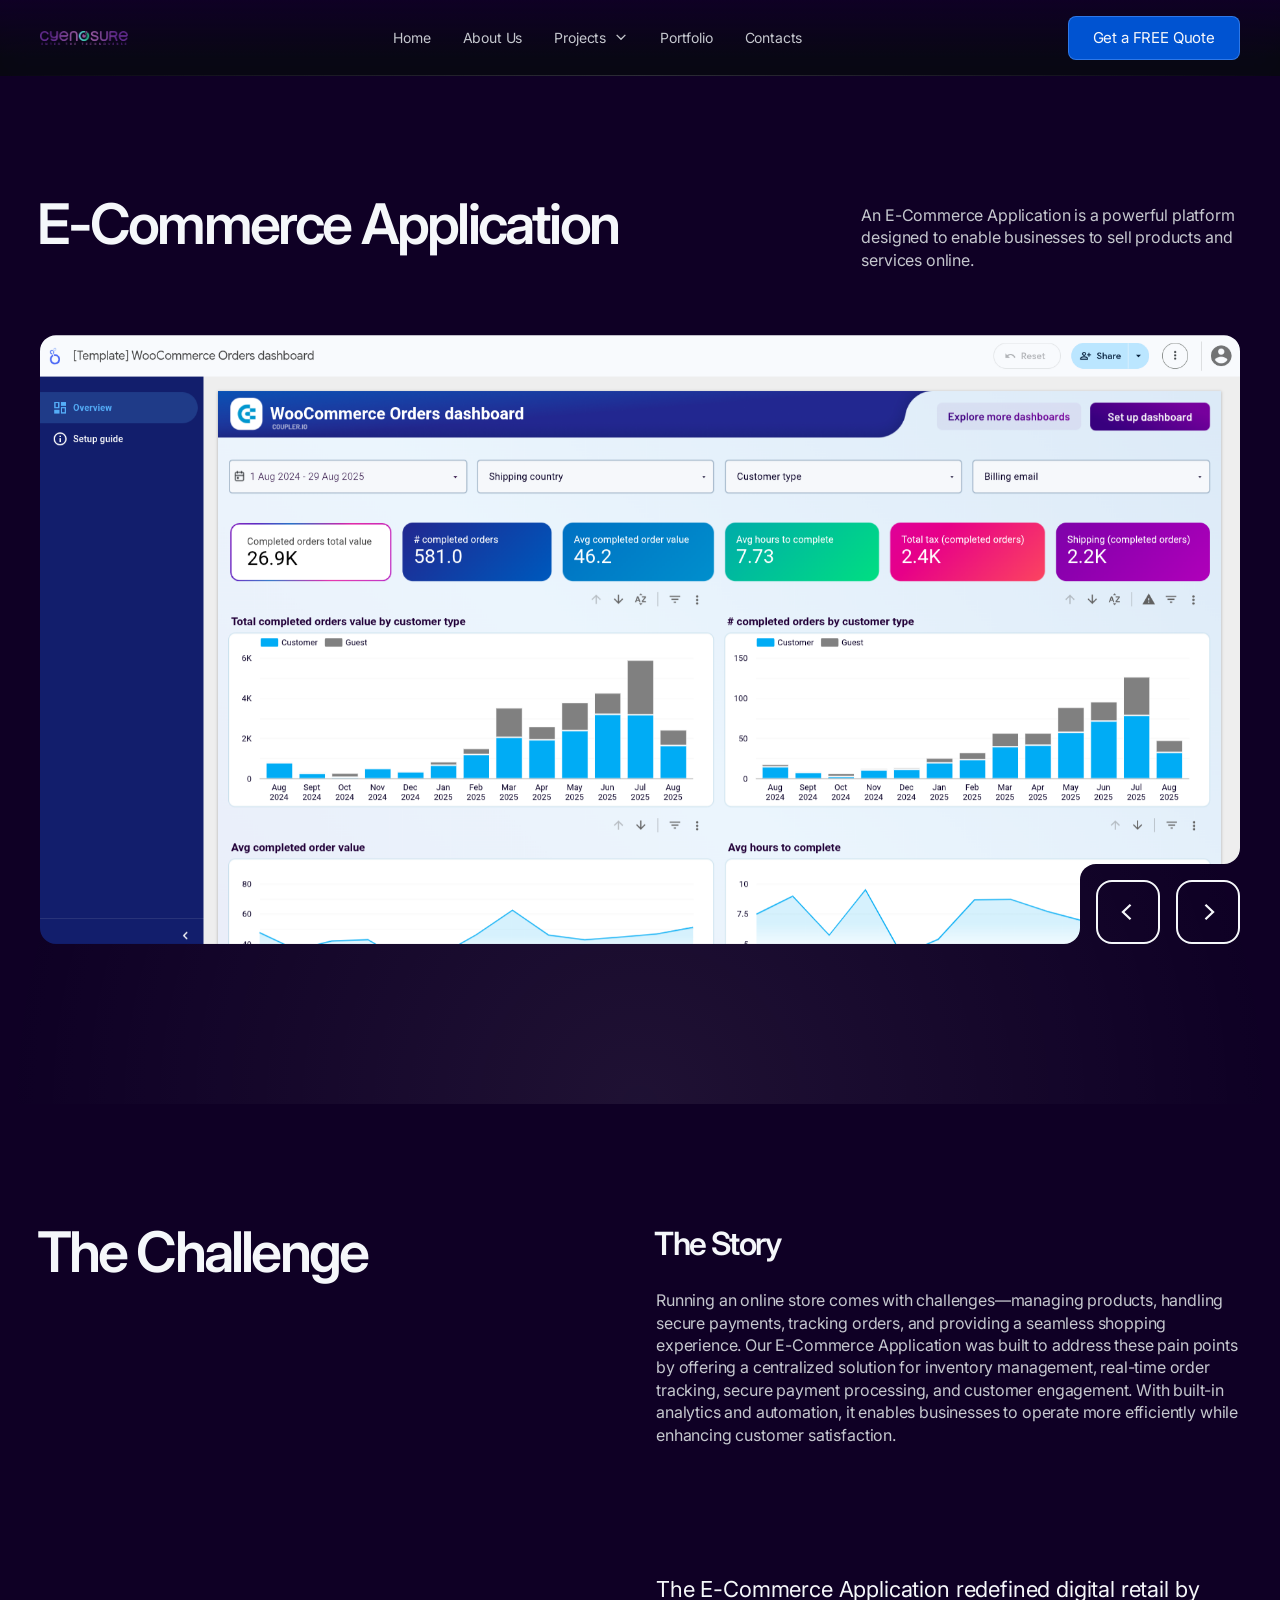
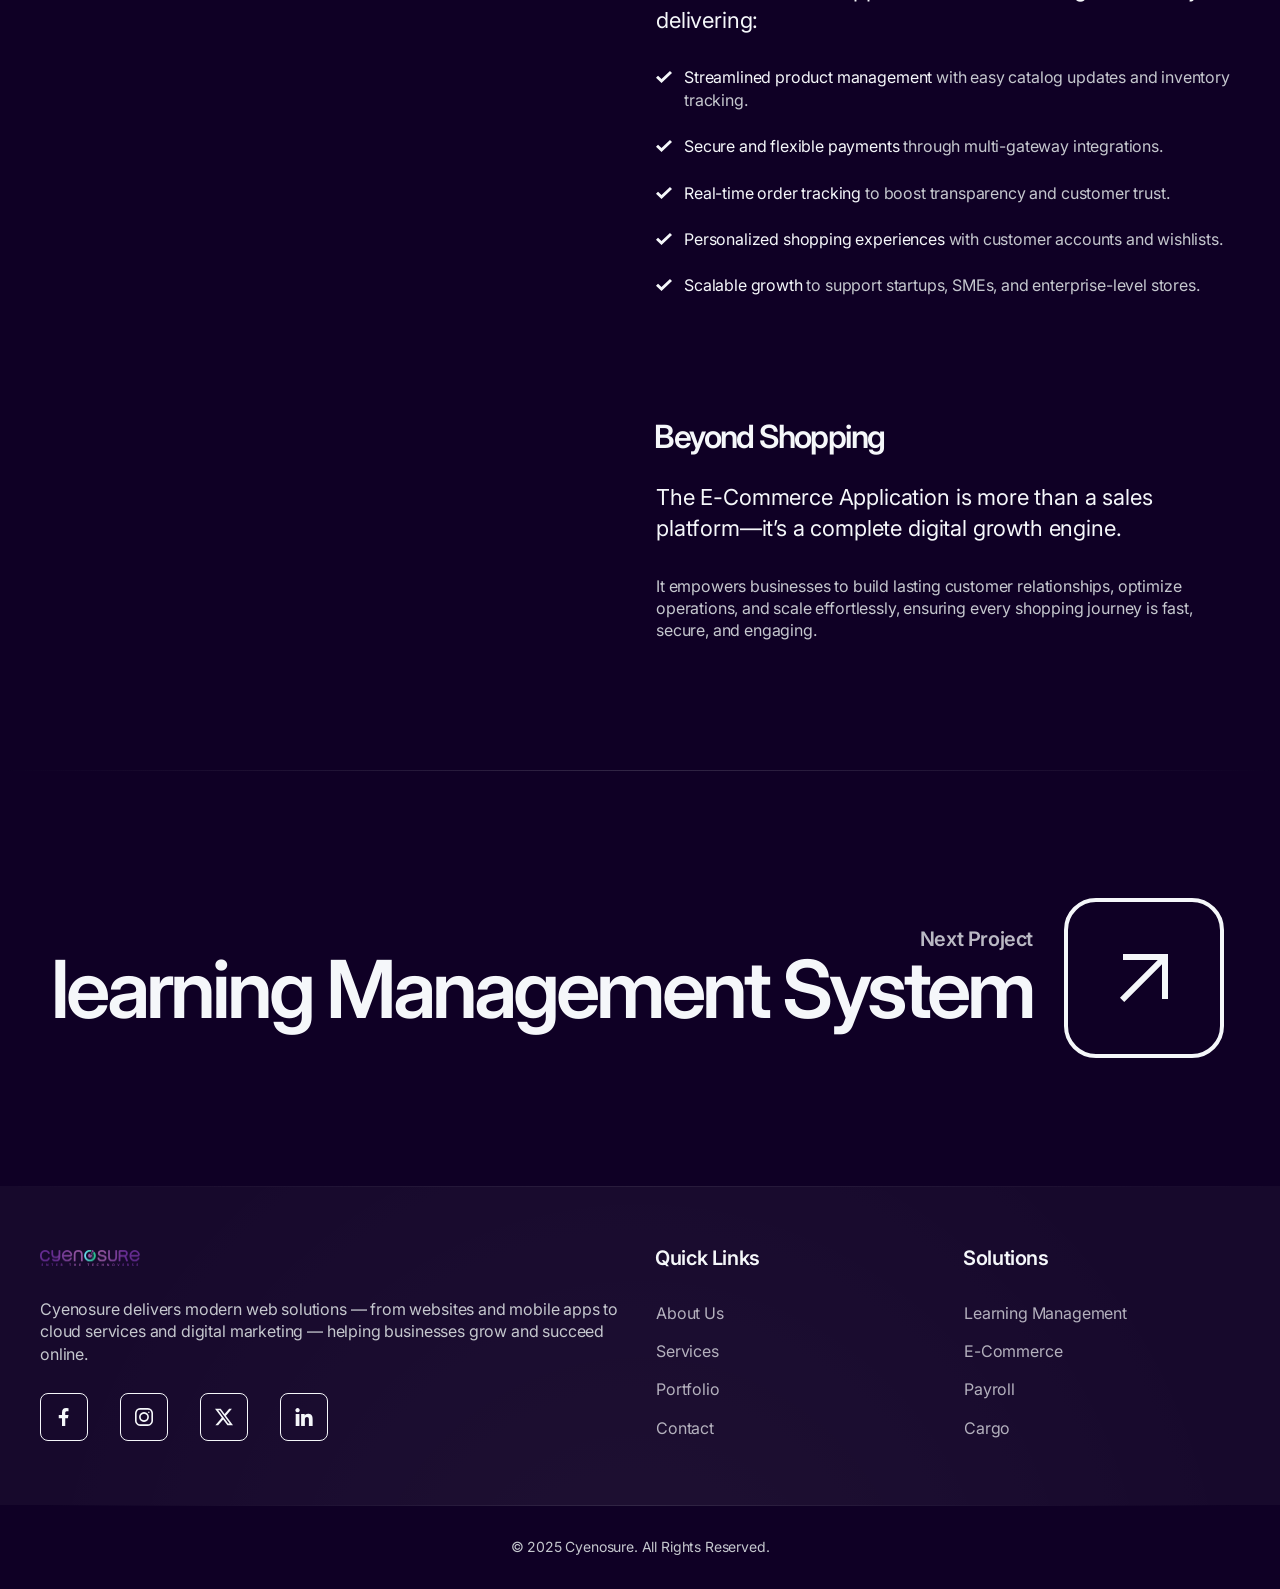
<file: ecommerce.html>
<!DOCTYPE html>
<html lang="en">
  <head>
    <meta charset="UTF-8">
    <meta name="viewport" content="width=device-width, initial-scale=1.0">
    <!-- Page Title -->
    <title>Cyenosure | Enter the technoverse</title>
    <!-- Google Fonts -->
    <link href="https://fonts.googleapis.com/css2?family=Inter:wght@400;600&amp;display=swap" rel="stylesheet">
    <!-- Config -->
    <link type="text/css" rel="stylesheet" href="css/config.css">
    <!-- Libraries -->
    <link type="text/css" rel="stylesheet" href="css/libs.css">
    <!-- Template Styles -->
    <link type="text/css" rel="stylesheet" href="css/style.css">
    <!-- Responsive -->
    <link type="text/css" rel="stylesheet" href="css/responsive.css">
    <!-- Favicon -->
    <link rel="icon" href="img/favicon.png" sizes="32x32">
  </head>
  <body>
    <!-- Header -->
    <header id="bringer-header" class="is-frosted is-sticky" data-appear="fade-down" data-unload="fade-up">
      <!-- Desktop Header -->
      <div class="bringer-header-inner">
        <!-- Header Logo -->
        <div class="bringer-header-lp">
          <a href="index-2.html" class="bringer-logo">
            <img src="img/logo.png" alt="bringer." width="88" height="24">
          </a>
        </div>
        <!-- Main Menu -->
        <div class="bringer-header-mp">
          <nav class="bringer-nav">
            <ul class="main-menu" data-stagger-appear="fade-down" data-stagger-delay="75">
              <li>
                <a href="index.html">Home</a>
              </li>
              <li>
                <a href="about-us.html">About Us</a>
              </li>
              <li>
                <a href="#">Projects</a>
                <ul class="sub-menu">
                  <li>
                    <a href="cargo.html">Cargo Management</a>
                  </li>
                  <li class="current-menu-parent">
                    <a href="ecommerce.html">E-Commerce App</a>
                  </li>
                  <li>
                    <a href="learning.html">Learning Management</a>
                  </li>
                  <li>
                    <a href="payroll.html">Payroll Software</a>
                  </li>
                </ul>
              </li>
              <li>
                <a href="portfolio-infinite-list.html">Portfolio</a>
              </li>
              <li>
                <a href="contacts.html">Contacts</a>
              </li>
            </ul>
          </nav>
        </div>
        <!-- Header Button -->
        <div class="bringer-header-rp">
          <a href="contacts.html" class="bringer-button">Get a FREE Quote</a>
        </div>
      </div>
      <!-- Mobile Header -->
      <div class="bringer-mobile-header-inner">
        <a href="index-2.html" class="bringer-logo">
          <img src="img/logo.png" alt="bringer." width="88" height="24">
        </a>
        <a href="#" class="bringer-mobile-menu-toggler">
          <i class="bringer-menu-toggler-icon">
            <span></span>
            <span></span>
            <span></span>
          </i>
        </a>
      </div>
    </header>
    <!-- Page Main -->
    <main id="bringer-main">
      <div class="stg-container">
        <!-- Section: Page Title -->
        <section class="backlight-bottom">
          <div class="stg-row stg-bottom-gap-l">
            <div class="stg-col-8 stg-tp-bottom-gap" data-appear="fade-right" data-unload="fade-left">
              <h2>E-Commerce Application</h2>
            </div>
            <div class="stg-col-4 stg-tp-col-8 stg-tp-offset-4 tp-align-right stg-m-col-9 stg-m-offset-3" data-appear="fade-left" data-unload="fade-right">
              <p>An E-Commerce Application is a powerful platform designed to enable businesses to sell products and services online.</p>
            </div>
          </div>
          <!-- Slider -->
          <div class="bringer-slider-wrapper bringer-masked-block stg-bottom-gap" data-appear="fade-up" data-delay="100" data-unload="fade-up">
            <div class="swiper bringer-slider bringer-masked-media" data-autoplay="2000" data-duration="800" data-effect="slide">
              <div class="swiper-wrapper">
                <!-- Slider Item -->
                <div class="swiper-slide">
                  <img src="img/custom/ecommerce/slider_1.png" alt="Gaming Power" width="1920" height="1080">
                </div>
                <!-- Slider Item -->
                <div class="swiper-slide">
                  <img src="img/custom/ecommerce/slider_1.png" alt="Gaming Power" width="1920" height="1080">
                </div>
              </div>
            </div>
            <!-- .bringer-slider -->
            <!-- Masked Navigation -->
            <div class="bringer-slider-nav bringer-masked-content at-bottom-right">
              <a href="#" class="bringer-slider-prev">
                <span class="bringer-icon bringer-icon-chevron-left"></span>
              </a>
              <a href="#" class="bringer-slider-next">
                <span class="bringer-icon bringer-icon-chevron-right"></span>
              </a>
            </div>
          </div>
        </section>
        <!-- Section: The Challenge -->
        <section>
          <div class="stg-row">
            <div class="stg-col-6 stg-tp-bottom-gap-l" data-unload="fade-left">
              <div class="bringer-sticky-block">
                <h2 data-appear="fade-right">The Challenge</h2>
              </div>
            </div>
            <div class="stg-col-6 stg-tp-col-10 stg-tp-offset-2 stg-m-col-11 stg-m-offset-1" data-unload="fade-right">
              <div class="stg-bottom-gap-section stg-tp-bottom-gap-l" data-appear="fade-up">
                <h4>The Story</h4>
                <p>Running an online store comes with challenges—managing products, handling secure payments, tracking orders, and providing a seamless shopping experience. Our E-Commerce Application was built to address these pain points by offering a centralized solution for inventory management, real-time order tracking, secure payment processing, and customer engagement. With built-in analytics and automation, it enables businesses to operate more efficiently while enhancing customer satisfaction.</p>
              </div>
              <div class="stg-bottom-gap-section stg-tp-bottom-gap-l" data-appear="fade-up">
                <p class="bringer-large-text">The E-Commerce Application redefined digital retail by delivering:</p>
                <ul class="bringer-marked-list">
                  <li>
                    <span class="bringer-highlight">Streamlined product management</span> with easy catalog updates and inventory tracking.
                  </li>
                  <li>
                    <span class="bringer-highlight">Secure and flexible payments</span> through multi-gateway integrations.
                  </li>
                  <li>
                    <span class="bringer-highlight">Real-time order tracking</span> to boost transparency and customer trust.
                  </li>
                  <li>
                    <span class="bringer-highlight">Personalized shopping experiences</span> with customer accounts and wishlists.
                  </li>
                  <li>
                    <span class="bringer-highlight">Scalable growth</span> to support startups, SMEs, and enterprise-level stores.
                  </li>
                </ul>
              </div>
              <div data-appear="fade-up">
                <h4>Beyond Shopping</h4>
                <p class="bringer-large-text">The E-Commerce Application is more than a sales platform—it’s a complete digital growth engine.</p>
                <p>It empowers businesses to build lasting customer relationships, optimize operations, and scale effortlessly, ensuring every shopping journey is fast, secure, and engaging.</p>
              </div>
            </div>
          </div>
        </section>
        <!-- Section: Next Post -->
        <section class="divider-top" data-appear="fade-up">
          <div class="align-center" data-unload="zoom-in">
            <a href="learning.html" class="bringer-icon-link bringer-next-post">
              <div class="bringer-icon-link-content">
                <h6>Next Project</h6>
                <h2>learning Management System</h2>
              </div>
              <div class="bringer-icon-wrap">
                <i class="bringer-icon bringer-icon-explore"></i>
              </div>
            </a>
            <!-- .bringer-icon-link -->
          </div>
        </section>
      </div>
      <!-- .stg-container -->
      <!-- Footer -->
      <footer id="bringer-footer" data-appear="fade-up" data-unload="fade-down">
        <!-- Footer Content -->
        <div class="bringer-footer-widgets">
          <div class="stg-container">
            <div class="stg-row" data-stagger-appear="fade-left" data-stagger-delay="100">
              <!-- Logo & Info -->
              <div class="stg-col-6 stg-tp-col-12 stg-tp-bottom-gap-m">
                <div class="bringer-info-widget">
                  <a href="index.html" class="bringer-logo footer-logo">
                    <img src="img/logo.png" alt="Cyenosure Logo" width="100" height="28">
                  </a>
                  <div class="bringer-info-description"> Cyenosure delivers modern web solutions — from websites and mobile apps to cloud services and digital marketing — helping businesses grow and succeed online. </div>
                  <ul class="bringer-socials-list" data-stagger-appear="fade-up" data-stagger-delay="75">
                    <li>
                      <a href="#" target="_blank" class="bringer-socials-facebook">
                        <i></i>
                      </a>
                    </li>
                    <li>
                      <a href="#" target="_blank" class="bringer-socials-instagram">
                        <i></i>
                      </a>
                    </li>
                    <li>
                      <a href="#" target="_blank" class="bringer-socials-x">
                        <i></i>
                      </a>
                    </li>
                    <li>
                      <a href="#" target="_blank" class="bringer-socials-linkedin">
                        <i></i>
                      </a>
                    </li>
                  </ul>
                </div>
              </div>
              <!-- Quick Links -->
              <div class="stg-col-3 stg-tp-col-6 stg-m-col-6">
                <div class="bringer-widget">
                  <h6>Quick Links</h6>
                  <div class="bringer-menu-widget">
                    <ul>
                      <li>
                        <a href="about-us.html">About Us</a>
                      </li>
                      <li>
                        <a href="services.html">Services</a>
                      </li>
                      <li>
                        <a href="portfolio-infinite-list.html">Portfolio</a>
                      </li>
                      <li>
                        <a href="contacts.html">Contact</a>
                      </li>
                    </ul>
                  </div>
                </div>
              </div>
              <!-- Solutions -->
              <div class="stg-col-3 stg-tp-col-6 stg-m-col-6">
                <div class="bringer-widget">
                  <h6>Solutions</h6>
                  <div class="bringer-menu-widget">
                    <ul>
                      <li>
                        <a href="learning.html">Learning Management</a>
                      </li>
                      <li>
                        <a href="ecommerce.html">E-Commerce</a>
                      </li>
                      <li>
                        <a href="payroll.html">Payroll</a>
                      </li>
                      <li>
                        <a href="cargo.html">Cargo</a>
                      </li>
                    </ul>
                  </div>
                </div>
              </div>
            </div>
            <!-- .stg-row -->
          </div>
          <!-- .stg-container -->
        </div>
        <!-- .bringer-footer-widgets -->
        <!-- Footer Copyright -->
        <div class="bringer-footer-line stg-container">
          <div class="align-center"> &copy; 2025 Cyenosure. All Rights Reserved. </div>
        </div>
      </footer>
    </main>
    <!-- Right Click Protection Block -->
    <div class="bringer-rcp-wrap">
      <div class="bringer-rcp-overlay"></div>
      <div class="bringer-rcp-container">
        <h2>The context menu is not allowed on this page.</h2>
      </div>
    </div>
    <!-- Dynamic Backlight -->
    <div class="bringer-backlight"></div>
    <!-- JS Scripts -->
    <script src="js/lib/jquery.min.js"></script>
    <script src="js/lib/libs.js"></script>
    <script src="js/contact_form.js"></script>
    <script src="js/st-core.js"></script>
    <script src="js/classes.js"></script>
    <script src="js/main.js"></script>
  </body>
</html>
</file>
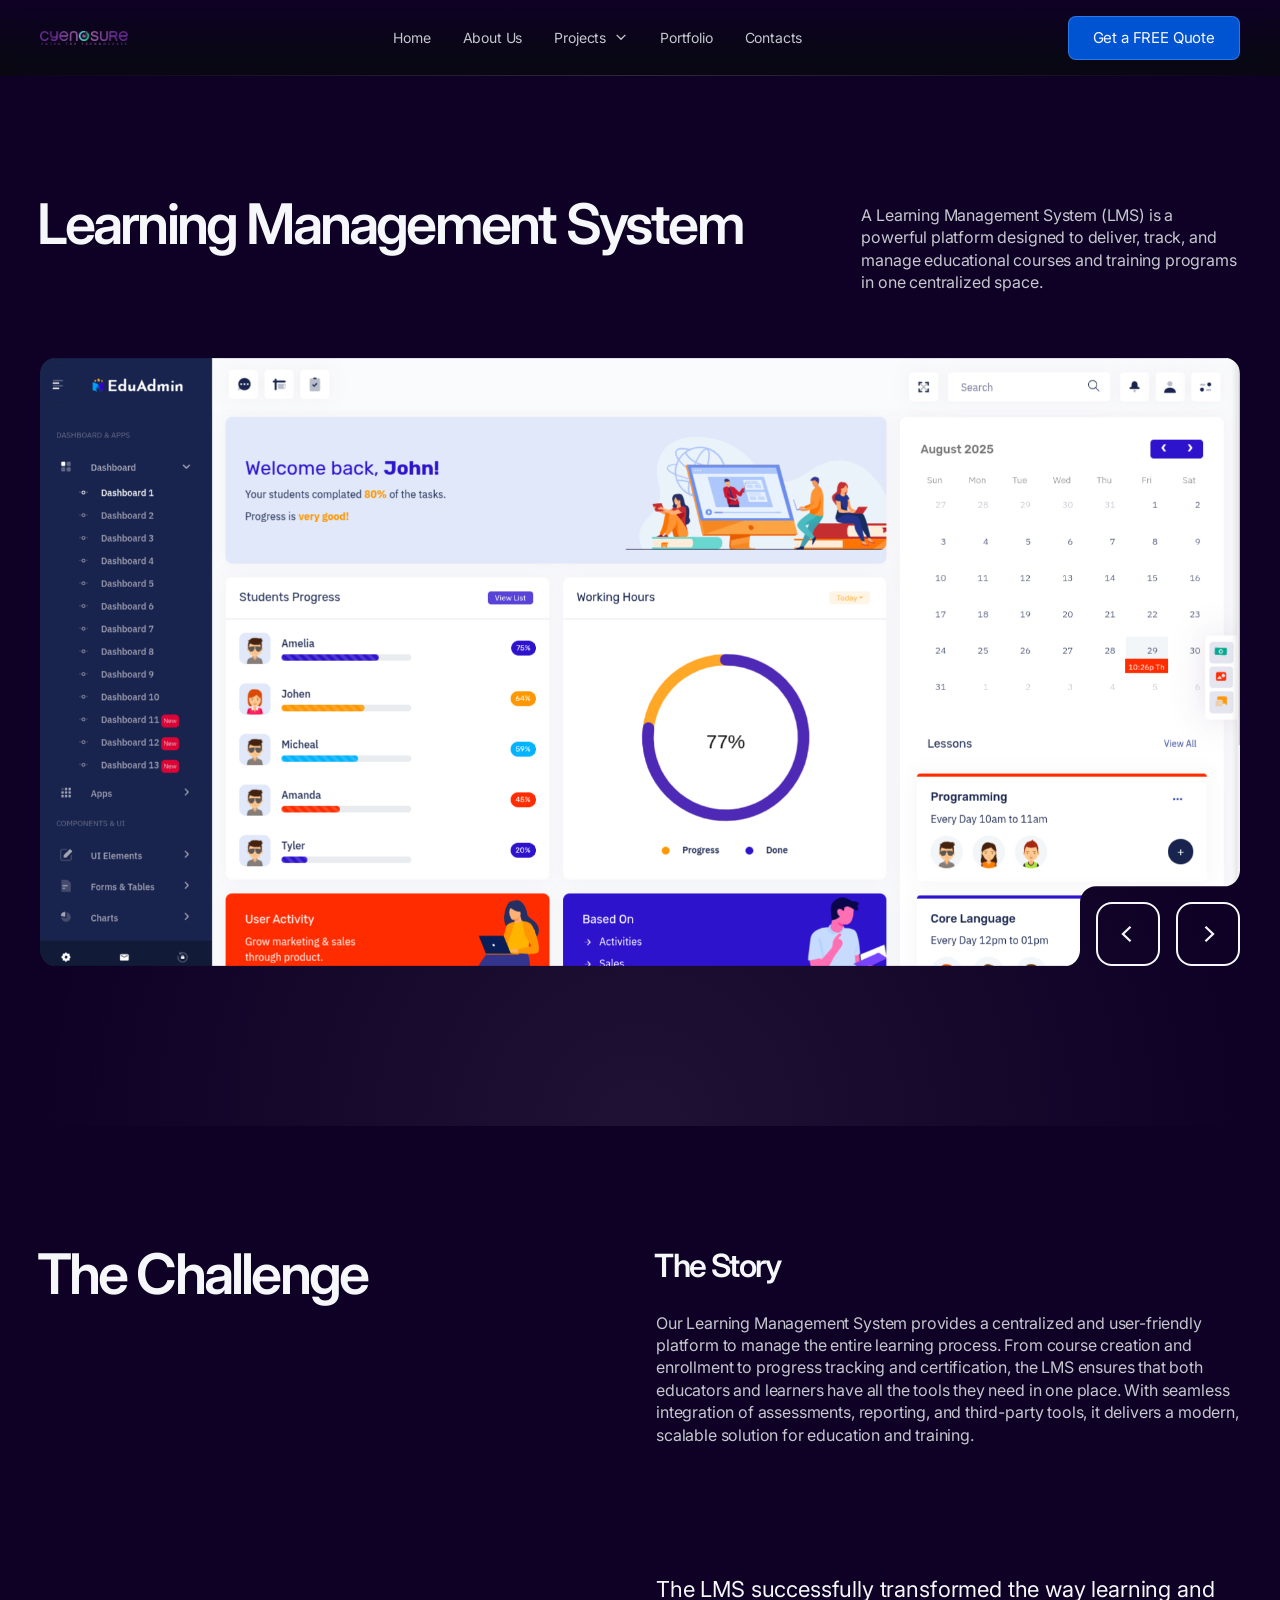
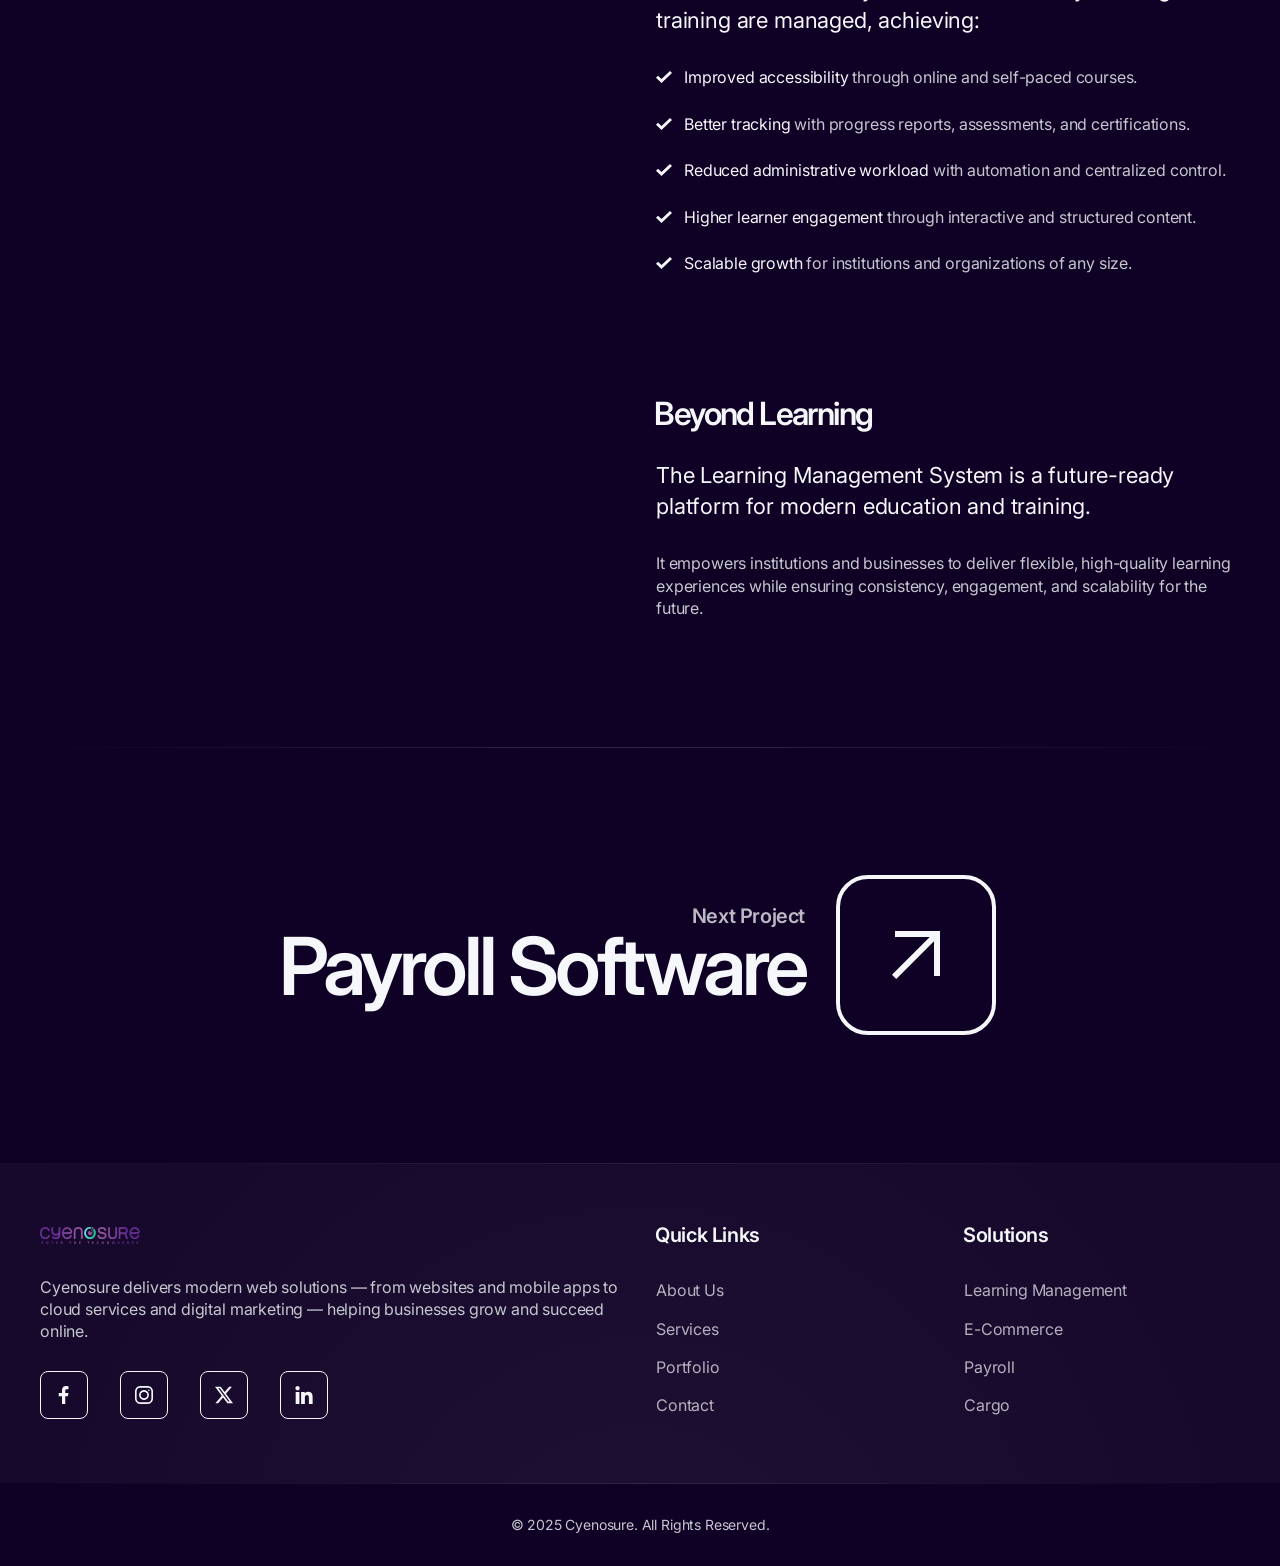
<file: learning.html>
<!DOCTYPE html>
<html lang="en">
  <head>
    <meta charset="UTF-8">
    <meta name="viewport" content="width=device-width, initial-scale=1.0">
    <!-- Page Title -->
    <title>Cyenosure | Enter the technoverse</title>
    <!-- Google Fonts -->
    <link href="https://fonts.googleapis.com/css2?family=Inter:wght@400;600&amp;display=swap" rel="stylesheet">
    <!-- Config -->
    <link type="text/css" rel="stylesheet" href="css/config.css">
    <!-- Libraries -->
    <link type="text/css" rel="stylesheet" href="css/libs.css">
    <!-- Template Styles -->
    <link type="text/css" rel="stylesheet" href="css/style.css">
    <!-- Responsive -->
    <link type="text/css" rel="stylesheet" href="css/responsive.css">
    <!-- Favicon -->
    <link rel="icon" href="img/favicon.png" sizes="32x32">
  </head>
  <body>
    <!-- Header -->
    <header id="bringer-header" class="is-frosted is-sticky" data-appear="fade-down" data-unload="fade-up">
      <!-- Desktop Header -->
      <div class="bringer-header-inner">
        <!-- Header Logo -->
        <div class="bringer-header-lp">
          <a href="index-2.html" class="bringer-logo">
            <img src="img/logo.png" alt="bringer." width="88" height="24">
          </a>
        </div>
        <!-- Main Menu -->
        <div class="bringer-header-mp">
          <nav class="bringer-nav">
            <ul class="main-menu" data-stagger-appear="fade-down" data-stagger-delay="75">
              <li>
                <a href="index.html">Home</a>
              </li>
              <li>
                <a href="about-us.html">About Us</a>
              </li>
              <li>
                <a href="#">Projects</a>
                <ul class="sub-menu">
                  <li>
                    <a href="cargo.html">Cargo Management</a>
                  </li>
                  <li>
                    <a href="ecommerce.html">E-Commerce App</a>
                  </li>
                  <li class="current-menu-parent">
                    <a href="learning.html">Learning Management</a>
                  </li>
                  <li>
                    <a href="payroll.html">Payroll Software</a>
                  </li>
                </ul>
              </li>
              <li>
                <a href="portfolio-infinite-list.html">Portfolio</a>
              </li>
              <li>
                <a href="contacts.html">Contacts</a>
              </li>
            </ul>
          </nav>
        </div>
        <!-- Header Button -->
        <div class="bringer-header-rp">
          <a href="contacts.html" class="bringer-button">Get a FREE Quote</a>
        </div>
      </div>
      <!-- Mobile Header -->
      <div class="bringer-mobile-header-inner">
        <a href="index-2.html" class="bringer-logo">
          <img src="img/logo.png" alt="bringer." width="88" height="24">
        </a>
        <a href="#" class="bringer-mobile-menu-toggler">
          <i class="bringer-menu-toggler-icon">
            <span></span>
            <span></span>
            <span></span>
          </i>
        </a>
      </div>
    </header>
    <!-- Page Main -->
    <main id="bringer-main">
      <div class="stg-container">
        <!-- Section: Page Title -->
        <section class="backlight-bottom">
          <div class="stg-row stg-bottom-gap-l">
            <div class="stg-col-8 stg-tp-bottom-gap" data-appear="fade-right" data-unload="fade-left">
              <h2>Learning Management System</h2>
            </div>
            <div class="stg-col-4 stg-tp-col-8 stg-tp-offset-4 tp-align-right stg-m-col-9 stg-m-offset-3" data-appear="fade-left" data-unload="fade-right">
              <p>A Learning Management System (LMS) is a powerful platform designed to deliver, track, and manage educational courses and training programs in one centralized space.</p>
            </div>
          </div>
          <!-- Slider -->
          <div class="bringer-slider-wrapper bringer-masked-block stg-bottom-gap" data-appear="fade-up" data-delay="100" data-unload="fade-up">
            <div class="swiper bringer-slider bringer-masked-media" data-autoplay="2000" data-duration="800" data-effect="slide">
              <div class="swiper-wrapper">
                <!-- Slider Item -->
                <div class="swiper-slide">
                  <img src="img/custom/learning/slider_1.png" alt="Gaming Power" width="1920" height="1080">
                </div>
                <!-- Slider Item -->
                <div class="swiper-slide">
                  <img src="img/custom/learning/slider_2.png" alt="Gaming Power" width="1920" height="1080">
                </div>
              </div>
            </div>
            <!-- .bringer-slider -->
            <!-- Masked Navigation -->
            <div class="bringer-slider-nav bringer-masked-content at-bottom-right">
              <a href="#" class="bringer-slider-prev">
                <span class="bringer-icon bringer-icon-chevron-left"></span>
              </a>
              <a href="#" class="bringer-slider-next">
                <span class="bringer-icon bringer-icon-chevron-right"></span>
              </a>
            </div>
          </div>
        </section>
        <!-- Section: The Challenge -->
        <section>
          <div class="stg-row">
            <div class="stg-col-6 stg-tp-bottom-gap-l" data-unload="fade-left">
              <div class="bringer-sticky-block">
                <h2 data-appear="fade-right">The Challenge</h2>
              </div>
            </div>
            <div class="stg-col-6 stg-tp-col-10 stg-tp-offset-2 stg-m-col-11 stg-m-offset-1" data-unload="fade-right">
              <div class="stg-bottom-gap-section stg-tp-bottom-gap-l" data-appear="fade-up">
                <h4>The Story</h4>
                <p>Our Learning Management System provides a centralized and user-friendly platform to manage the entire learning process. From course creation and enrollment to progress tracking and certification, the LMS ensures that both educators and learners have all the tools they need in one place. With seamless integration of assessments, reporting, and third-party tools, it delivers a modern, scalable solution for education and training.</p>
              </div>
              <div class="stg-bottom-gap-section stg-tp-bottom-gap-l" data-appear="fade-up">
                <p class="bringer-large-text">The LMS successfully transformed the way learning and training are managed, achieving:</p>
                <ul class="bringer-marked-list">
                  <li>
                    <span class="bringer-highlight">Improved accessibility</span> through online and self-paced courses.
                  </li>
                  <li>
                    <span class="bringer-highlight">Better tracking</span> with progress reports, assessments, and certifications.
                  </li>
                  <li>
                    <span class="bringer-highlight">Reduced administrative workload</span> with automation and centralized control.
                  </li>
                  <li>
                    <span class="bringer-highlight">Higher learner engagement</span> through interactive and structured content.
                  </li>
                  <li>
                    <span class="bringer-highlight">Scalable growth </span> for institutions and organizations of any size.
                  </li>
                </ul>
              </div>
              <div data-appear="fade-up">
                <h4>Beyond Learning</h4>
                <p class="bringer-large-text">The Learning Management System is a future-ready platform for modern education and training.</p>
                <p>It empowers institutions and businesses to deliver flexible, high-quality learning experiences while ensuring consistency, engagement, and scalability for the future.</p>
              </div>
            </div>
          </div>
        </section>
        <!-- Section: Next Post -->
        <section class="divider-top" data-appear="fade-up">
          <div class="align-center" data-unload="zoom-in">
            <a href="payroll.html" class="bringer-icon-link bringer-next-post">
              <div class="bringer-icon-link-content">
                <h6>Next Project</h6>
                <h2>Payroll Software</h2>
              </div>
              <div class="bringer-icon-wrap">
                <i class="bringer-icon bringer-icon-explore"></i>
              </div>
            </a>
            <!-- .bringer-icon-link -->
          </div>
        </section>
      </div>
      <!-- .stg-container -->
      <!-- Footer -->
      <footer id="bringer-footer" data-appear="fade-up" data-unload="fade-down">
        <!-- Footer Content -->
        <div class="bringer-footer-widgets">
          <div class="stg-container">
            <div class="stg-row" data-stagger-appear="fade-left" data-stagger-delay="100">
              <!-- Logo & Info -->
              <div class="stg-col-6 stg-tp-col-12 stg-tp-bottom-gap-m">
                <div class="bringer-info-widget">
                  <a href="index.html" class="bringer-logo footer-logo">
                    <img src="img/logo.png" alt="Cyenosure Logo" width="100" height="28">
                  </a>
                  <div class="bringer-info-description"> Cyenosure delivers modern web solutions — from websites and mobile apps to cloud services and digital marketing — helping businesses grow and succeed online. </div>
                  <ul class="bringer-socials-list" data-stagger-appear="fade-up" data-stagger-delay="75">
                    <li>
                      <a href="#" target="_blank" class="bringer-socials-facebook">
                        <i></i>
                      </a>
                    </li>
                    <li>
                      <a href="#" target="_blank" class="bringer-socials-instagram">
                        <i></i>
                      </a>
                    </li>
                    <li>
                      <a href="#" target="_blank" class="bringer-socials-x">
                        <i></i>
                      </a>
                    </li>
                    <li>
                      <a href="#" target="_blank" class="bringer-socials-linkedin">
                        <i></i>
                      </a>
                    </li>
                  </ul>
                </div>
              </div>
              <!-- Quick Links -->
              <div class="stg-col-3 stg-tp-col-6 stg-m-col-6">
                <div class="bringer-widget">
                  <h6>Quick Links</h6>
                  <div class="bringer-menu-widget">
                    <ul>
                      <li>
                        <a href="about-us.html">About Us</a>
                      </li>
                      <li>
                        <a href="services.html">Services</a>
                      </li>
                      <li>
                        <a href="portfolio-infinite-list.html">Portfolio</a>
                      </li>
                      <li>
                        <a href="contacts.html">Contact</a>
                      </li>
                    </ul>
                  </div>
                </div>
              </div>
              <!-- Solutions -->
              <div class="stg-col-3 stg-tp-col-6 stg-m-col-6">
                <div class="bringer-widget">
                  <h6>Solutions</h6>
                  <div class="bringer-menu-widget">
                    <ul>
                      <li>
                        <a href="learning.html">Learning Management</a>
                      </li>
                      <li>
                        <a href="ecommerce.html">E-Commerce</a>
                      </li>
                      <li>
                        <a href="payroll.html">Payroll</a>
                      </li>
                      <li>
                        <a href="cargo.html">Cargo</a>
                      </li>
                    </ul>
                  </div>
                </div>
              </div>
            </div>
            <!-- .stg-row -->
          </div>
          <!-- .stg-container -->
        </div>
        <!-- .bringer-footer-widgets -->
        <!-- Footer Copyright -->
        <div class="bringer-footer-line stg-container">
          <div class="align-center"> &copy; 2025 Cyenosure. All Rights Reserved. </div>
        </div>
      </footer>
    </main>
    <!-- Right Click Protection Block -->
    <div class="bringer-rcp-wrap">
      <div class="bringer-rcp-overlay"></div>
      <div class="bringer-rcp-container">
        <h2>The context menu is not allowed on this page.</h2>
      </div>
    </div>
    <!-- Dynamic Backlight -->
    <div class="bringer-backlight"></div>
    <!-- JS Scripts -->
    <script src="js/lib/jquery.min.js"></script>
    <script src="js/lib/libs.js"></script>
    <script src="js/contact_form.js"></script>
    <script src="js/st-core.js"></script>
    <script src="js/classes.js"></script>
    <script src="js/main.js"></script>
  </body>
</html>
</file>
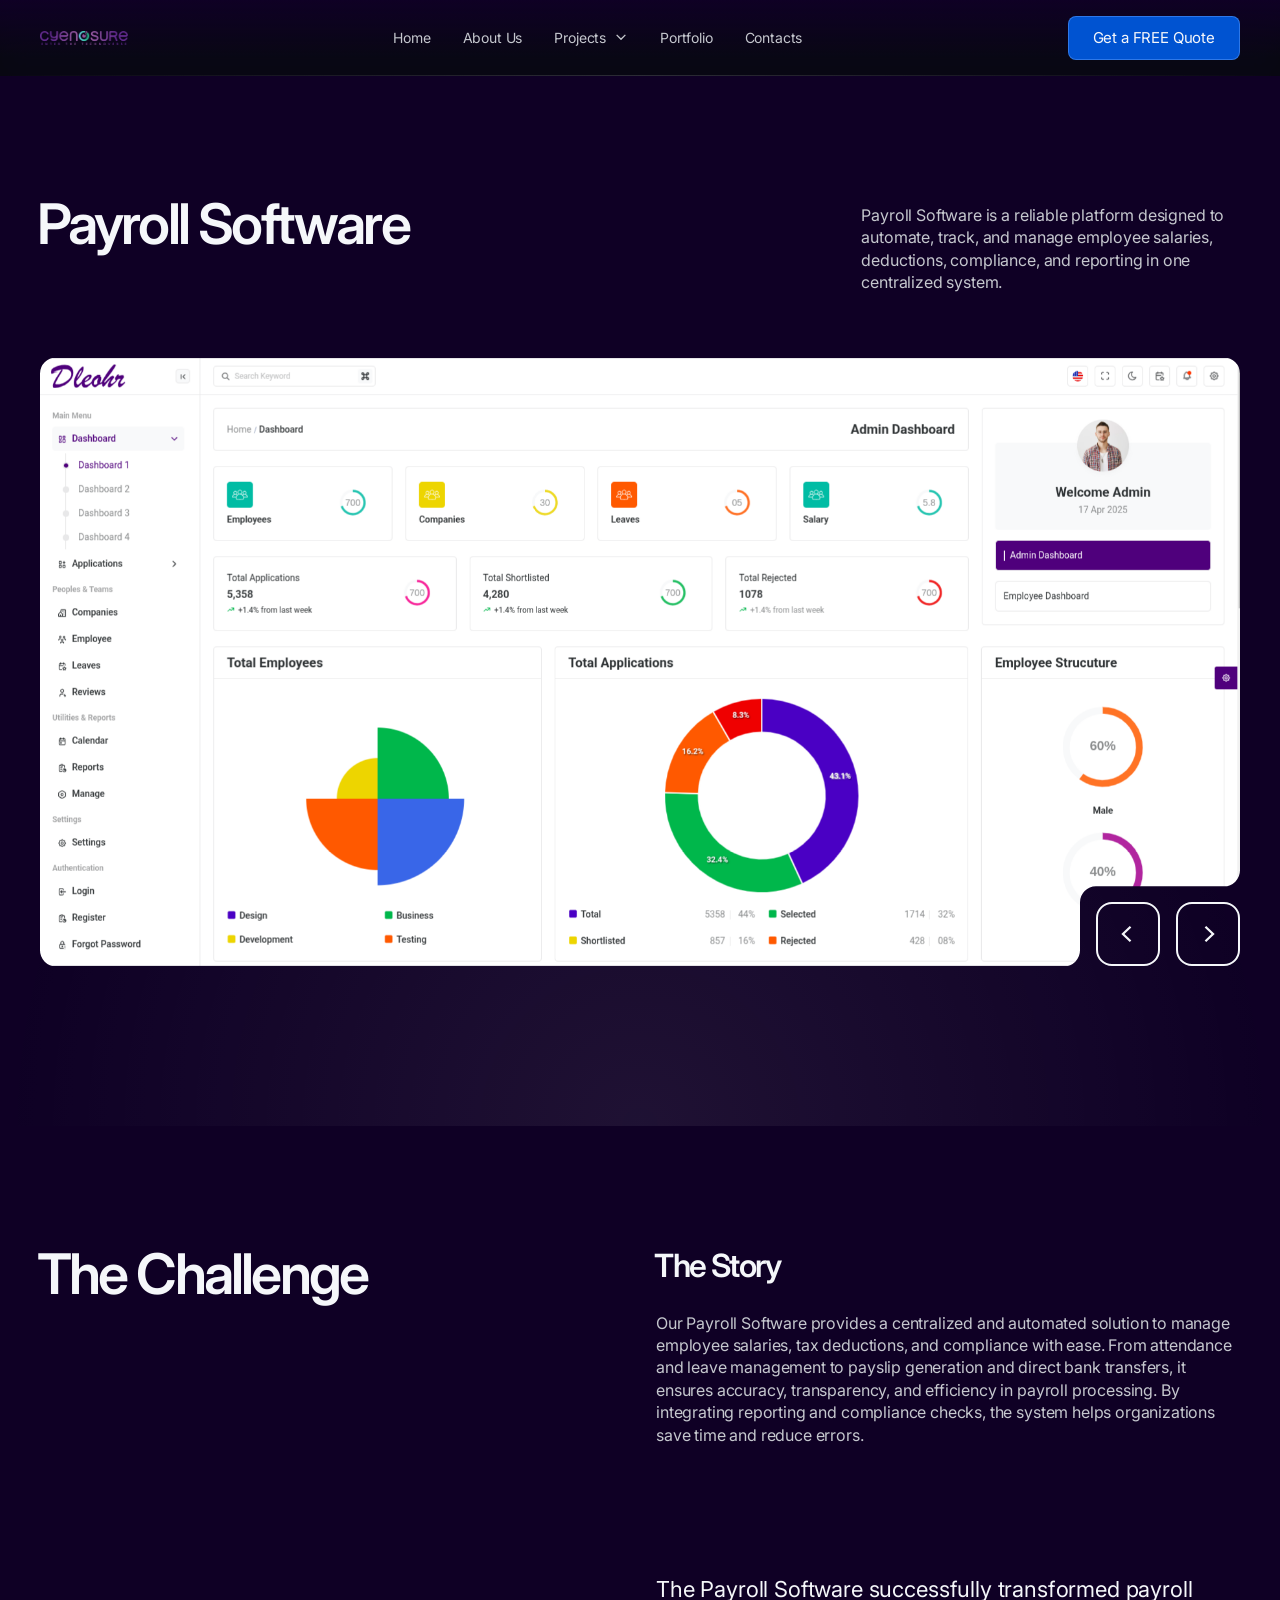
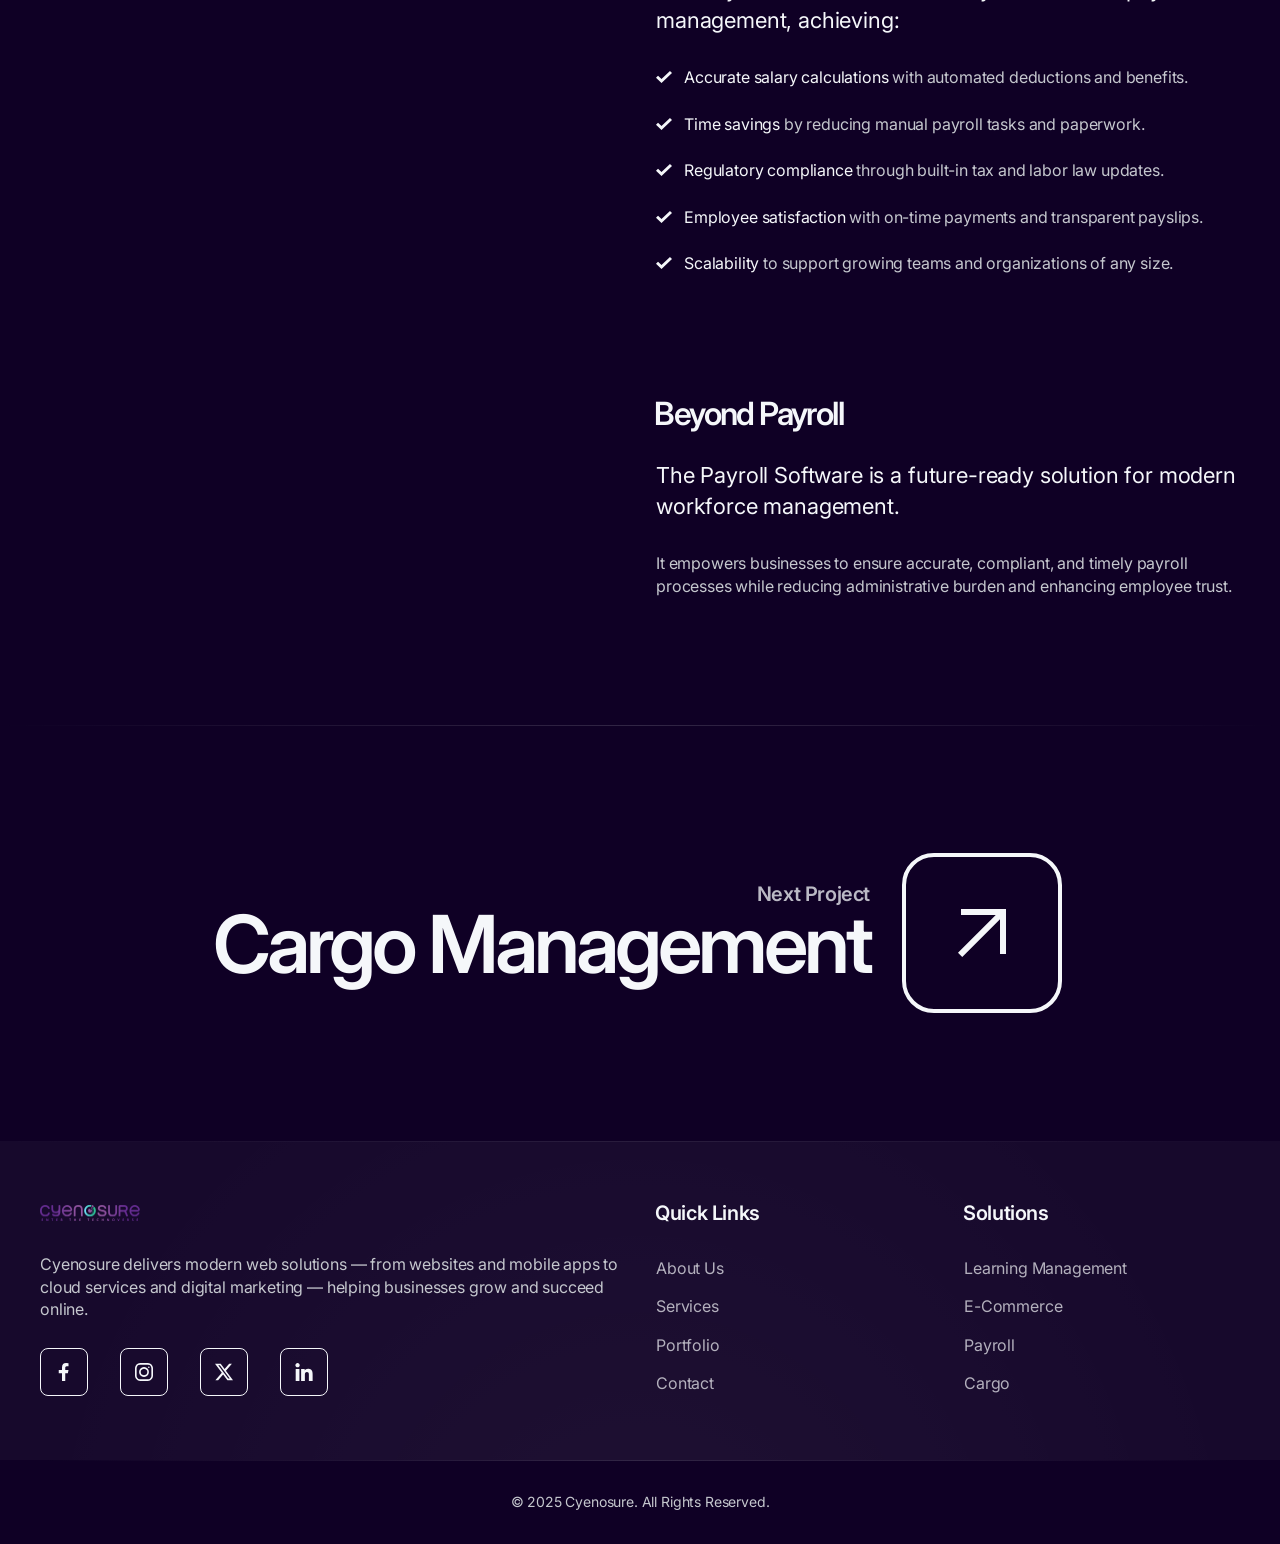
<file: payroll.html>
<!DOCTYPE html>
<html lang="en">
  <head>
    <meta charset="UTF-8">
    <meta name="viewport" content="width=device-width, initial-scale=1.0">
    <!-- Page Title -->
    <title>Cyenosure | Enter the technoverse</title>
    <!-- Google Fonts -->
    <link href="https://fonts.googleapis.com/css2?family=Inter:wght@400;600&amp;display=swap" rel="stylesheet">
    <!-- Config -->
    <link type="text/css" rel="stylesheet" href="css/config.css">
    <!-- Libraries -->
    <link type="text/css" rel="stylesheet" href="css/libs.css">
    <!-- Template Styles -->
    <link type="text/css" rel="stylesheet" href="css/style.css">
    <!-- Responsive -->
    <link type="text/css" rel="stylesheet" href="css/responsive.css">
    <!-- Favicon -->
    <link rel="icon" href="img/favicon.png" sizes="32x32">
  </head>
  <body>
    <!-- Header -->
    <header id="bringer-header" class="is-frosted is-sticky" data-appear="fade-down" data-unload="fade-up">
      <!-- Desktop Header -->
      <div class="bringer-header-inner">
        <!-- Header Logo -->
        <div class="bringer-header-lp">
          <a href="index-2.html" class="bringer-logo">
            <img src="img/logo.png" alt="bringer." width="88" height="24">
          </a>
        </div>
        <!-- Main Menu -->
        <div class="bringer-header-mp">
          <nav class="bringer-nav">
            <ul class="main-menu" data-stagger-appear="fade-down" data-stagger-delay="75">
              <li>
                <a href="index.html">Home</a>
              </li>
              <li>
                <a href="about-us.html">About Us</a>
              </li>
              <li>
                <a href="#">Projects</a>
                <ul class="sub-menu">
                  <li>
                    <a href="cargo.html">Cargo Management</a>
                  </li>
                  <li>
                    <a href="ecommerce.html">E-Commerce App</a>
                  </li>
                  <li>
                    <a href="learning.html">Learning Management</a>
                  </li>
                  <li class="current-menu-parent">
                    <a href="payroll.html">Payroll Software</a>
                  </li>
                </ul>
              </li>
              <li>
                <a href="portfolio-infinite-list.html">Portfolio</a>
              </li>
              <li>
                <a href="contacts.html">Contacts</a>
              </li>
            </ul>
          </nav>
        </div>
        <!-- Header Button -->
        <div class="bringer-header-rp">
          <a href="contacts.html" class="bringer-button">Get a FREE Quote</a>
        </div>
      </div>
      <!-- Mobile Header -->
      <div class="bringer-mobile-header-inner">
        <a href="index-2.html" class="bringer-logo">
          <img src="img/logo.png" alt="bringer." width="88" height="24">
        </a>
        <a href="#" class="bringer-mobile-menu-toggler">
          <i class="bringer-menu-toggler-icon">
            <span></span>
            <span></span>
            <span></span>
          </i>
        </a>
      </div>
    </header>
    <!-- Page Main -->
    <main id="bringer-main">
      <div class="stg-container">
        <!-- Section: Page Title -->
        <section class="backlight-bottom">
          <div class="stg-row stg-bottom-gap-l">
            <div class="stg-col-8 stg-tp-bottom-gap" data-appear="fade-right" data-unload="fade-left">
              <h2>Payroll Software</h2>
            </div>
            <div class="stg-col-4 stg-tp-col-8 stg-tp-offset-4 tp-align-right stg-m-col-9 stg-m-offset-3" data-appear="fade-left" data-unload="fade-right">
              <p>Payroll Software is a reliable platform designed to automate, track, and manage employee salaries, deductions, compliance, and reporting in one centralized system.</p>
            </div>
          </div>
          <!-- Slider -->
          <div class="bringer-slider-wrapper bringer-masked-block stg-bottom-gap" data-appear="fade-up" data-delay="100" data-unload="fade-up">
            <div class="swiper bringer-slider bringer-masked-media" data-autoplay="2000" data-duration="800" data-effect="slide">
              <div class="swiper-wrapper">
                <!-- Slider Item -->
                <div class="swiper-slide">
                  <img src="img/custom/payroll/slider_1.png" alt="Gaming Power" width="1920" height="1080">
                </div>
                <!-- Slider Item -->
                <div class="swiper-slide">
                  <img src="img/custom/payroll/slider_2.png" alt="Gaming Power" width="1920" height="1080">
                </div>
              </div>
            </div>
            <!-- .bringer-slider -->
            <!-- Masked Navigation -->
            <div class="bringer-slider-nav bringer-masked-content at-bottom-right">
              <a href="#" class="bringer-slider-prev">
                <span class="bringer-icon bringer-icon-chevron-left"></span>
              </a>
              <a href="#" class="bringer-slider-next">
                <span class="bringer-icon bringer-icon-chevron-right"></span>
              </a>
            </div>
          </div>
        </section>
        <!-- Section: The Challenge -->
        <section>
          <div class="stg-row">
            <div class="stg-col-6 stg-tp-bottom-gap-l" data-unload="fade-left">
              <div class="bringer-sticky-block">
                <h2 data-appear="fade-right">The Challenge</h2>
              </div>
            </div>
            <div class="stg-col-6 stg-tp-col-10 stg-tp-offset-2 stg-m-col-11 stg-m-offset-1" data-unload="fade-right">
              <div class="stg-bottom-gap-section stg-tp-bottom-gap-l" data-appear="fade-up">
                <h4>The Story</h4>
                <p>Our Payroll Software provides a centralized and automated solution to manage employee salaries, tax deductions, and compliance with ease. From attendance and leave management to payslip generation and direct bank transfers, it ensures accuracy, transparency, and efficiency in payroll processing. By integrating reporting and compliance checks, the system helps organizations save time and reduce errors.</p>
              </div>
              <div class="stg-bottom-gap-section stg-tp-bottom-gap-l" data-appear="fade-up">
                <p class="bringer-large-text">The Payroll Software successfully transformed payroll management, achieving:</p>
                <ul class="bringer-marked-list">
                  <li>
                    <span class="bringer-highlight">Accurate salary calculations</span> with automated deductions and benefits.
                  </li>
                  <li>
                    <span class="bringer-highlight">Time savings</span> by reducing manual payroll tasks and paperwork.
                  </li>
                  <li>
                    <span class="bringer-highlight">Regulatory compliance</span> through built-in tax and labor law updates.
                  </li>
                  <li>
                    <span class="bringer-highlight">Employee satisfaction</span> with on-time payments and transparent payslips.
                  </li>
                  <li>
                    <span class="bringer-highlight">Scalability</span> to support growing teams and organizations of any size.
                  </li>
                </ul>
              </div>
              <div data-appear="fade-up">
                <h4>Beyond Payroll</h4>
                <p class="bringer-large-text">The Payroll Software is a future-ready solution for modern workforce management.</p>
                <p>It empowers businesses to ensure accurate, compliant, and timely payroll processes while reducing administrative burden and enhancing employee trust.</p>
              </div>
            </div>
          </div>
        </section>
        <!-- Section: Next Post -->
        <section class="divider-top" data-appear="fade-up">
          <div class="align-center" data-unload="zoom-in">
            <a href="cargo.html" class="bringer-icon-link bringer-next-post">
              <div class="bringer-icon-link-content">
                <h6>Next Project</h6>
                <h2>Cargo Management</h2>
              </div>
              <div class="bringer-icon-wrap">
                <i class="bringer-icon bringer-icon-explore"></i>
              </div>
            </a>
            <!-- .bringer-icon-link -->
          </div>
        </section>
      </div>
      <!-- .stg-container -->
      <!-- Footer -->
      <footer id="bringer-footer" data-appear="fade-up" data-unload="fade-down">
        <!-- Footer Content -->
        <div class="bringer-footer-widgets">
          <div class="stg-container">
            <div class="stg-row" data-stagger-appear="fade-left" data-stagger-delay="100">
              <!-- Logo & Info -->
              <div class="stg-col-6 stg-tp-col-12 stg-tp-bottom-gap-m">
                <div class="bringer-info-widget">
                  <a href="index.html" class="bringer-logo footer-logo">
                    <img src="img/logo.png" alt="Cyenosure Logo" width="100" height="28">
                  </a>
                  <div class="bringer-info-description"> Cyenosure delivers modern web solutions — from websites and mobile apps to cloud services and digital marketing — helping businesses grow and succeed online. </div>
                  <ul class="bringer-socials-list" data-stagger-appear="fade-up" data-stagger-delay="75">
                    <li>
                      <a href="#" target="_blank" class="bringer-socials-facebook">
                        <i></i>
                      </a>
                    </li>
                    <li>
                      <a href="#" target="_blank" class="bringer-socials-instagram">
                        <i></i>
                      </a>
                    </li>
                    <li>
                      <a href="#" target="_blank" class="bringer-socials-x">
                        <i></i>
                      </a>
                    </li>
                    <li>
                      <a href="#" target="_blank" class="bringer-socials-linkedin">
                        <i></i>
                      </a>
                    </li>
                  </ul>
                </div>
              </div>
              <!-- Quick Links -->
              <div class="stg-col-3 stg-tp-col-6 stg-m-col-6">
                <div class="bringer-widget">
                  <h6>Quick Links</h6>
                  <div class="bringer-menu-widget">
                    <ul>
                      <li>
                        <a href="about-us.html">About Us</a>
                      </li>
                      <li>
                        <a href="services.html">Services</a>
                      </li>
                      <li>
                        <a href="portfolio-infinite-list.html">Portfolio</a>
                      </li>
                      <li>
                        <a href="contacts.html">Contact</a>
                      </li>
                    </ul>
                  </div>
                </div>
              </div>
              <!-- Solutions -->
              <div class="stg-col-3 stg-tp-col-6 stg-m-col-6">
                <div class="bringer-widget">
                  <h6>Solutions</h6>
                  <div class="bringer-menu-widget">
                    <ul>
                      <li>
                        <a href="learning.html">Learning Management</a>
                      </li>
                      <li>
                        <a href="ecommerce.html">E-Commerce</a>
                      </li>
                      <li>
                        <a href="payroll.html">Payroll</a>
                      </li>
                      <li>
                        <a href="cargo.html">Cargo</a>
                      </li>
                    </ul>
                  </div>
                </div>
              </div>
            </div>
            <!-- .stg-row -->
          </div>
          <!-- .stg-container -->
        </div>
        <!-- .bringer-footer-widgets -->
        <!-- Footer Copyright -->
        <div class="bringer-footer-line stg-container">
          <div class="align-center"> &copy; 2025 Cyenosure. All Rights Reserved. </div>
        </div>
      </footer>
    </main>
    <!-- Right Click Protection Block -->
    <div class="bringer-rcp-wrap">
      <div class="bringer-rcp-overlay"></div>
      <div class="bringer-rcp-container">
        <h2>The context menu is not allowed on this page.</h2>
      </div>
    </div>
    <!-- Dynamic Backlight -->
    <div class="bringer-backlight"></div>
    <!-- JS Scripts -->
    <script src="js/lib/jquery.min.js"></script>
    <script src="js/lib/libs.js"></script>
    <script src="js/contact_form.js"></script>
    <script src="js/st-core.js"></script>
    <script src="js/classes.js"></script>
    <script src="js/main.js"></script>
  </body>
</html>
</file>
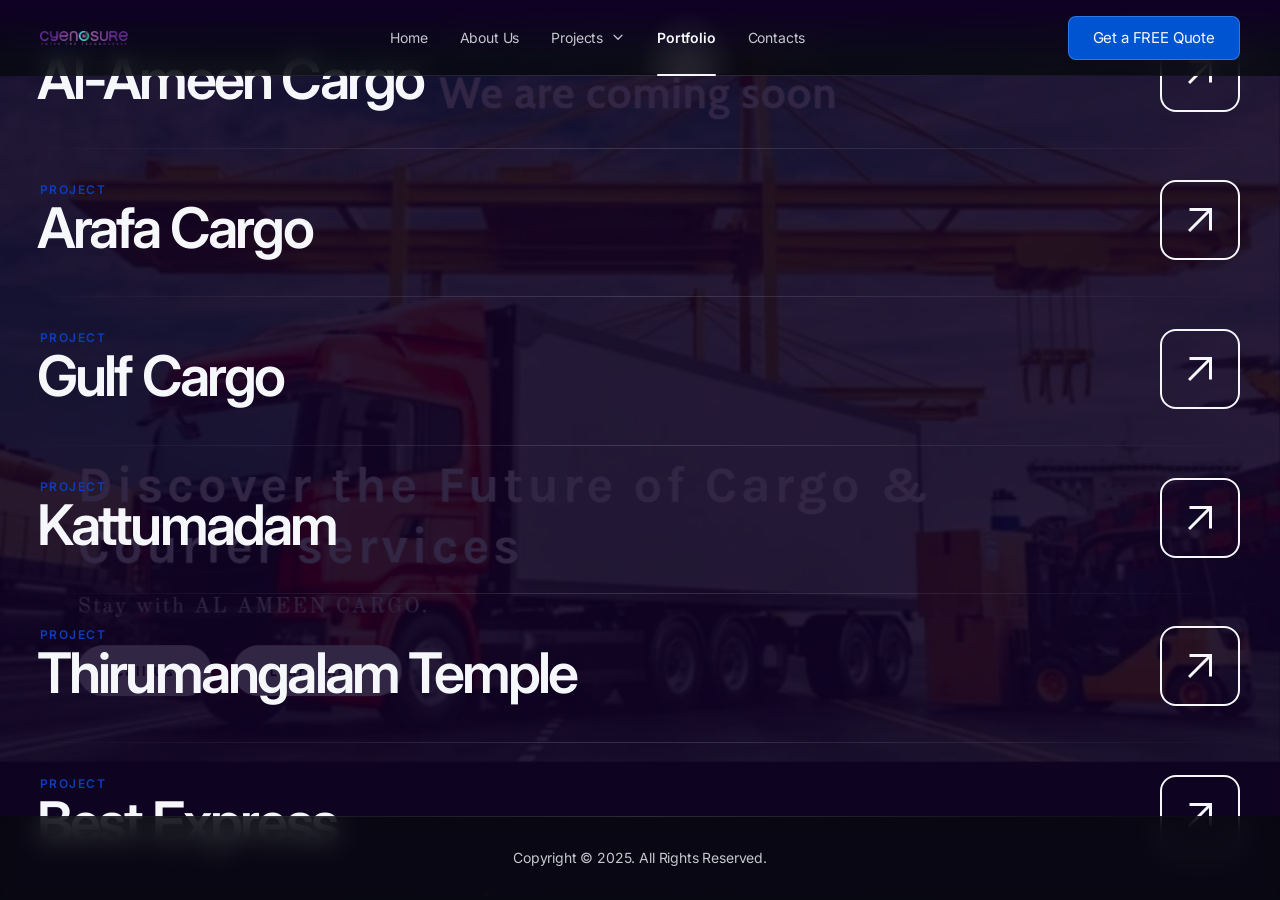
<file: portfolio-infinite-list.html>
<!DOCTYPE html>
<html lang="en">
  <head>
    <meta charset="UTF-8">
    <meta name="viewport" content="width=device-width, initial-scale=1.0">
    <!-- Page Title -->
    <title>Cyenosure | Enter the technoverse</title>
    <!-- Google Fonts -->
    <link href="https://fonts.googleapis.com/css2?family=Inter:wght@400;600&amp;display=swap" rel="stylesheet">
    <!-- Config -->
    <link type="text/css" rel="stylesheet" href="css/config.css">
    <!-- Libraries -->
    <link type="text/css" rel="stylesheet" href="css/libs.css">
    <!-- Template Styles -->
    <link type="text/css" rel="stylesheet" href="css/style.css">
    <!-- Responsive -->
    <link type="text/css" rel="stylesheet" href="css/responsive.css">
    <!-- Favicon -->
    <link rel="icon" href="img/favicon.png" sizes="32x32">
  </head>
  <body class="bringer-fullscreen-page disable-smooth-scroll">
    <!-- Header -->
    <header id="bringer-header" class="is-frosted is-sticky" data-appear="fade-down" data-unload="fade-up">
      <!-- Desktop Header -->
      <div class="bringer-header-inner">
        <!-- Header Logo -->
        <div class="bringer-header-lp">
          <a href="index-2.html" class="bringer-logo">
            <img src="img/logo.png" alt="bringer." width="88" height="24">
          </a>
        </div>
        <!-- Main Menu -->
        <div class="bringer-header-mp">
          <nav class="bringer-nav">
            <ul class="main-menu" data-stagger-appear="fade-down" data-stagger-delay="75">
              <li>
                <a href="index.html">Home</a>
              </li>
              <li>
                <a href="about-us.html">About Us</a>
              </li>
              <li>
                <a href="#">Projects</a>
                <ul class="sub-menu">
                  <li>
                    <a href="cargo.html">Cargo Management</a>
                  </li>
                  <li>
                    <a href="ecommerce.html">E-Commerce App</a>
                  </li>
                  <li>
                    <a href="learning.html">Learning Management</a>
                  </li>
                  <li>
                    <a href="payroll.html">Payroll Software</a>
                  </li>
                </ul>
              </li>
              <li class="current-menu-parent">
                <a href="portfolio-infinite-list.html">Portfolio</a>
              </li>
              <li>
                <a href="contacts.html">Contacts</a>
              </li>
            </ul>
          </nav>
        </div>
        <!-- Header Button -->
        <div class="bringer-header-rp">
          <a href="contacts.html" class="bringer-button">Get a FREE Quote</a>
        </div>
      </div>
      <!-- Mobile Header -->
      <div class="bringer-mobile-header-inner">
        <a href="index-2.html" class="bringer-logo">
          <img src="img/logo.png" alt="bringer." width="88" height="24">
        </a>
        <a href="#" class="bringer-mobile-menu-toggler">
          <i class="bringer-menu-toggler-icon">
            <span></span>
            <span></span>
            <span></span>
          </i>
        </a>
      </div>
    </header>
    <!-- Page Main -->
    <main id="bringer-main">
      <!-- Infinite Scrolling Listing -->
      <div class="bringer-infinite-list-wrap">
        <!-- Infinite List -->
        <!-- Infinite List -->
        <div class="bringer-infinite-list">
          <!-- Portfolio Post 01 -->
          <div class="bringer-infinite-list-item">
            <div class="bringer-infinite-list-preview">
              <img src="img/portfolio/alameencargo.png" alt="Al-Ameen Cargo">
            </div>
            <div class="bringer-infinite-list-title">
              <span class="bringer-meta">Project</span>
              <h2>Al-Ameen Cargo</h2>
            </div>
            <div class="bringer-infinite-list-icon">
              <span class="bringer-icon bringer-icon-explore"></span>
            </div>
            <a href="https://alameencargo.com/"></a>
          </div>
          <!-- Portfolio Post 02 -->
          <div class="bringer-infinite-list-item">
            <div class="bringer-infinite-list-preview">
              <img src="img/portfolio/arafacargo.png" alt="Arafa Cargo">
            </div>
            <div class="bringer-infinite-list-title">
              <span class="bringer-meta">Project</span>
              <h2>Arafa Cargo</h2>
            </div>
            <div class="bringer-infinite-list-icon">
              <span class="bringer-icon bringer-icon-explore"></span>
            </div>
            <a href="https://arafacargo.com/"></a>
          </div>
          <!-- Portfolio Post 03 -->
          <div class="bringer-infinite-list-item">
            <div class="bringer-infinite-list-preview">
              <img src="img/portfolio/gulfcargoksa.png" alt="Gulf Cargo">
            </div>
            <div class="bringer-infinite-list-title">
              <span class="bringer-meta">Project</span>
              <h2>Gulf Cargo</h2>
            </div>
            <div class="bringer-infinite-list-icon">
              <span class="bringer-icon bringer-icon-explore"></span>
            </div>
            <a href="https://gulfcargoksa.com/"></a>
          </div>
          <!-- Portfolio Post 04 -->
          <div class="bringer-infinite-list-item">
            <div class="bringer-infinite-list-preview">
              <img src="img/portfolio/kattumadam.png" alt="Kattumadam">
            </div>
            <div class="bringer-infinite-list-title">
              <span class="bringer-meta">Project</span>
              <h2>Kattumadam</h2>
            </div>
            <div class="bringer-infinite-list-icon">
              <span class="bringer-icon bringer-icon-explore"></span>
            </div>
            <a href="https://www.kattumadam.com/"></a>
          </div>
          <!-- Portfolio Post 05 -->
          <div class="bringer-infinite-list-item">
            <div class="bringer-infinite-list-preview">
              <img src="img/portfolio/thirumangalamsivatemple.png" alt="Thirumangalam Temple">
            </div>
            <div class="bringer-infinite-list-title">
              <span class="bringer-meta">Project</span>
              <h2>Thirumangalam Temple</h2>
            </div>
            <div class="bringer-infinite-list-icon">
              <span class="bringer-icon bringer-icon-explore"></span>
            </div>
            <a href="https://thirumangalamsivatemple.com/"></a>
          </div>
          <!-- Portfolio Post 06 -->
          <div class="bringer-infinite-list-item">
            <div class="bringer-infinite-list-preview">
              <img src="img/portfolio/bestexpressonline.png" alt="Best Express">
            </div>
            <div class="bringer-infinite-list-title">
              <span class="bringer-meta">Project</span>
              <h2>Best Express</h2>
            </div>
            <div class="bringer-infinite-list-icon">
              <span class="bringer-icon bringer-icon-explore"></span>
            </div>
            <a href="https://bestexpressonline.com/"></a>
          </div>
          <!-- Portfolio Post 07 -->
          <div class="bringer-infinite-list-item">
            <div class="bringer-infinite-list-preview">
              <img src="img/portfolio/indianlivecargo.png" alt="IndianLive Cargo">
            </div>
            <div class="bringer-infinite-list-title">
              <span class="bringer-meta">Project</span>
              <h2>IndianLive Cargo</h2>
            </div>
            <div class="bringer-infinite-list-icon">
              <span class="bringer-icon bringer-icon-explore"></span>
            </div>
            <a href="https://indianlivecargo.com/"></a>
          </div>
          <!-- Portfolio Post 08 -->
          <div class="bringer-infinite-list-item">
            <div class="bringer-infinite-list-preview">
              <img src="img/portfolio/marketfed.png" alt="Marketfed">
            </div>
            <div class="bringer-infinite-list-title">
              <span class="bringer-meta">Project</span>
              <h2>Marketfed</h2>
            </div>
            <div class="bringer-infinite-list-icon">
              <span class="bringer-icon bringer-icon-explore"></span>
            </div>
            <a href="http://marketfed.com/2019/"></a>
          </div>
          <!-- Portfolio Post 09 -->
          <div class="bringer-infinite-list-item">
            <div class="bringer-infinite-list-preview">
              <img src="img/portfolio/cargotrack.png" alt="Cargo Track">
            </div>
            <div class="bringer-infinite-list-title">
              <span class="bringer-meta">Project</span>
              <h2>Cargo Track</h2>
            </div>
            <div class="bringer-infinite-list-icon">
              <span class="bringer-icon bringer-icon-explore"></span>
            </div>
            <a href="https://cargotrack.co.in/"></a>
          </div>
        </div>
        <!-- .bringer-infinite-list -->
      </div>
      <!-- .bringer-infinite-list-wrap -->
    </main>
    <!-- Footer -->
    <footer id="bringer-footer" class="is-frosted" data-appear="fade-up" data-unload="fade-down">
      <div class="bringer-footer-line stg-container">
        <div class="align-center"> Copyright &copy; 2025. All Rights Reserved. </div>
      </div>
      <!-- bringer-footer-line -->
    </footer>
    <!-- Right Click Protection Block -->
    <div class="bringer-rcp-wrap">
      <div class="bringer-rcp-overlay"></div>
      <div class="bringer-rcp-container">
        <h2>The context menu is not allowed on this page.</h2>
      </div>
    </div>
    <!-- Dynamic Backlight -->
    <div class="bringer-backlight"></div>
    <!-- JS Scripts -->
    <script src="js/lib/jquery.min.js"></script>
    <script src="js/lib/libs.js"></script>
    <script src="js/contact_form.js"></script>
    <script src="js/st-core.js"></script>
    <script src="js/classes.js"></script>
    <script src="js/main.js"></script>
  </body>
</html>
</file>
<file: css/config.css>
/* ============
   COLOR SCHEME
=============== */
:root {
    /* Used as body background and overlays */
    --bringer-s-body-bg: #0f0025;

    /* Used as a background color for header, footer, and mobile navigation */
    --bringer-s-nav: #07090DCC;

    /* Used as a background color for block containers, sub-menus, and form inputs */
    --bringer-s-container-bg: #0d072d;

    /* The same as the previous one but with transparency for frosted glass blocks */
    --bringer-s-container-frosted: #1A1D24EE;

    /* Used as a color for headings, page titles, button labels, and other bright text accents */
    --bringer-s-heading: #F5F7FA;

    /* It is the same as the previous one but with transparency. Used for labels, meta, and some hover effects */
    --bringer-s-heading-fade: #0c3dbc;

    /* Used as a color for general content */
    --bringer-s-text: #C5C7CE;

    /* A background color for accents, like buttons, highlighted blocks, etc. */
    --bringer-s-accent: #0053d1;

    /* A hovered button background color */
    --bringer-button-hover-bg: #3F6EE9D0;

    /* Used as a color for text accents */
    --bringer-s-text-accent: #5C9DFF;

    /* Used as a text color for accented blocks */
    --bringer-s-accented-text: var(--bringer-s-heading);

    /* Used as a primary border-color */
    --bringer-s-border: #F5F7FA27;

    /* Used as a border color for accented blocks */
    --bringer-s-border-accent: #5C9DFF80;
    
    /* A default semi-transparent border color for blocks with a shining effect */
    --bringer-s-border-mute: #F5F7FA0D;

    /* A semi-transparent border shining effect color */
    --bringer-s-border-highlight: #F5F7FA40;

    /* Used as a color for a backlight effect */
    --bringer-s-backlight: #F5F7FA12;

    /* Used as a color for block shadow */
    --bringer-s-box-shadow: #07090D10;

    /* The cursor-followed backlight color. It uses the primary backlight color */
    --bringer-s-cursor-light: var(--bringer-s-backlight);
    
    /* A horizontal side-fade gradient border color */
    --bringer-c-border-gradient: linear-gradient(to left, transparent, var(--bringer-s-border), transparent); 


    /* Main menu text color */
    --bringer-c-menu: var(--bringer-s-text);
    
    /* Main menu hovered item text color */
    --bringer-c-menu-hover: var(--bringer-s-heading);

    /* Main menu current item text color */
    --bringer-c-menu-active: var(--bringer-s-heading);
}

/* ==========
   TYPOGRAPHY
============= */
:root {
    /* === FONT GROUPS === */
    /* Headings Font Family */
    --bringer-t-heading-ff: 'Inter', sans-serif;
    
    /* Headings Font Weight */
    --bringer-t-heading-fw: 600;


    /* Content Font Family */
    --bringer-t-content-ff: 'Inter', sans-serif;

    /* Content Font Weight */
    --bringer-t-content-fw: 400;

    /* Content Font Letter Spacing */
    --bringer-t-content-ls: -0.01em;


    /* === MAIN MENU === */
    /* Main Menu Font Family */
    --bringer-t-menu-ff: var(--bringer-t-content-ff);

    /* Main Menu Font Weight */
    --bringer-t-menu-fw: var(--bringer-t-content-fw);

    /* Main Menu Font Size */
    --bringer-t-menu-fs: 14px;

    /* Main Menu Line Height */
    --bringer-t-menu-lh: 1.4em;

    /* Sub-Menu Font Family */
    --bringer-t-submenu-ff: var(--bringer-t-menu-ff);

    /* Main Menu Font Weight */
    --bringer-t-submenu-fw: var(--bringer-t-menu-fw);

    /* Main Menu Font Size */
    --bringer-t-submenu-fs: var(--bringer-t-menu-fs);

    /* Main Menu Line Heiight */
    --bringer-t-submenu-lh: var(--bringer-t-menu-lh);


    /* === FOOTER === */
    /* Footer Font Size */
    --bringer-t-footer-fs: 14px;

    /* Footer Text Line Height */
    --bringer-t-footer-lh: 1.4em;

    /* Social Icons Size */
    --bringer-socials-size: 24px;


    /* === HEADINGS === */
    /* H1 Heading font size */
    --bringer-t-h1-fs: 80px;

    /* H1 Heading letter spacing */
    --bringer-t-h1-ls: -0.05em;

    /* H1 Line Height */
    --bringer-t-h1-lh: 1.1em;

    /* H1 Margin */
    --bringer-t-h1-margin: -0.175em 0 0.338em -0.063em;


    /* H2 Heading font size */
    --bringer-t-h2-fs: 56px;

    /* H2 Heading letter spacing */
    --bringer-t-h2-ls: -0.05em;

    /* H2 Line Height */
    --bringer-t-h2-lh: 1.2em;

    /* H2 Margin */
    --bringer-t-h2-margin: -0.232em 0 0.482em -0.06em;


    /* H3 Heading font size */
    --bringer-t-h3-fs: 40px;

    /* H3 Heading letter spacing */
    --bringer-t-h3-ls: -0.05em;
    
    /* H3 Line Height */
    --bringer-t-h3-lh: 1.2em;

    /* H3 Margin */
    --bringer-t-h3-margin: -0.215em 0 0.65em -0.05em;


    /* H4 Heading font size */
    --bringer-t-h4-fs: 32px;

    /* H4 Heading letter spacing */
    --bringer-t-h4-ls: -0.05em;

    /* H4 Line Height */
    --bringer-t-h4-lh: 1.2em;

    /* H4 Margin */
    --bringer-t-h4-margin: -0.22em 0 0.813em -0.05em;


    /* H5 Heading font size */
    --bringer-t-h5-fs: 26px;

    /* H5 Heading letter spacing */
    --bringer-t-h5-ls: -0.02em;

    /* H5 Line Height */
    --bringer-t-h5-lh: 1.2em;

    /* H5 Margin */
    --bringer-t-h5-margin: -0.19em 0 1em -0.06em;


    /* H6 Heading font size */
    --bringer-t-h6-fs: 20px;

    /* H6 Heading letter spacing */
    --bringer-t-h6-ls: -0.02em;
                    
    /* H6 Line Height */
    --bringer-t-h6-lh: 1.2em;

    /* H6 Margin */
    --bringer-t-h6-margin: -0.2em 0 1.2em -0.038em;


    /* === CONTENT === */
    /* Content Large text Font Size */
    --bringer-t-large-fs: 22px;

    /* Content text Font Size */
    --bringer-t-content-fs: 16px;

    /* Content text Line Height */
    --bringer-t-content-lh: 1.4em;

    /* Meta Font Size */
    --bringer-t-meta-fs: 12px;

    /* Meta Letter Spacing */
    --bringer-t-meta-ls: 0.12em;

    /* Meta Font Weight */
    --bringer-t-meta-fw: 600;

    
    /* === FORMS AND FIELDS === */
    /* Button Font Size */
    --bringer-t-button-fs: 15px;

    /* Input Font Size */
    --bringer-t-input-fs: 14px;

    /* Input Line Height */
    --bringer-t-input-lh: 1.4em;
}

/* =======================
   DIMENSIONS AND SPACINGS
========================== */
:root {
    /* Header vertical spacing */
    --bringer-header-spacing: 16px;

    /* Main Menu items spacing */
    --bringer-menu-gap: 32px;

    /* Sub-menu container width */
    --bringer-sub-menu-width: 200px;

    /* Social Items list items spacing */
    --bringer-socials-gap: 32px;

    /* Section Spacing (Applies at the top and the bottom of each section) */
    --bringer-section-gap: 128px;


    /* Extra Large border radius */
    --bringer-xl-br: 48px;

    /* Large border radius */
    --bringer-large-br: 32px;

    /* Default border radius */
    --bringer-default-br: 16px;

    /* Small border radius */
    --bringer-small-br: 16px;

    /* Extra small border radius */
    --bringer-xs-br: 8px;


    /* Button padding */
    --bringer-button-spacing: 13px 24px 14px 24px;

    /* Button border radius */
    --bringer-button-br: var(--bringer-xs-br);


    /* Input field padding */
    --bringer-input-spacing: 16px 16px 16px 16px;

    /* Input field border radius */
    --bringer-input-br: var(--bringer-xs-br);

    /* Input field bottom margin */
    --bringer-input-gap: 24px;

    /* Shadow Themes Grid: Container */
    --stg-container-width: 1200px;

    /* Shadow Themes Grid: Default Gap */
    --stg-gap: 32px;
    --stg-d-gap: 32px;

    /* Shadow Themes Grid: Extra Small Gap */
    --stg-xs-gap: 8px;

    /* Shadow Themes Grid: Small Gap */
    --stg-small-gap: 16px;

    /* Shadow Themes Grid: Large Gap */
    --stg-large-gap: 64px;

    /* Shadow Themes Grid: Extra Large Gap */
    --stg-xl-gap: 128px;
}

/* =================
   RESPONSIVE VALUES
==================== */

/* === Tablet: Landscape === */
@media only screen and (max-width: 1279px) {
    :root {
        --stg-container-width: 976px;
        
        --bringer-t-h1-fs: 64px;
        --bringer-t-h2-fs: 45px;
        --bringer-t-h3-fs: 32px;
        --bringer-t-h4-fs: 26px;
        --bringer-t-h5-fs: 22px;
        --bringer-t-h6-fs: 18px;
        --bringer-t-large-fs: 18px;
        --bringer-t-content-fs: 14px;
        --bringer-t-footer-fs: 14px;
        --bringer-t-meta-fs: 10px;
        --bringer-t-button-fs: 14px;
        --bringer-t-input-fs: 14px;

        --bringer-header-spacing: 12px;

        --bringer-menu-gap: 24px;
        --bringer-socials-gap: 24px;
        --bringer-section-gap: 96px;

        --bringer-xl-br: 36px;
        --bringer-large-br: 24px;
        --bringer-default-br: 18px;
        --bringer-small-br: 12px;
        --bringer-xs-br: 6px;

        --stg-gap: 24px;
        --stg-d-gap: 24px;
        
        --stg-xs-gap: 6px;
        --stg-small-gap: 12px;
        --stg-large-gap: 48px;
        --stg-xl-gap: 96px;
        --bringer-section-gap: 96px;
    }
}

/* === Mobile Menu === */
@media only screen and (max-width: 960px) {
    :root {
        /* Main Menu Font Family */
        --bringer-t-menu-ff: var(--bringer-t-heading-ff);

        /* Main Menu Font Weight */
        --bringer-t-menu-fw: var(--bringer-t-heading-fw);

        /* Main Menu Font Size */
        --bringer-t-menu-fs: 32px;

        /* Main Menu Line Heiight */
        --bringer-t-menu-lh: 1.2em;

        /* Sub-Menu Font Family */
        --bringer-t-submenu-ff: var(--bringer-t-content-ff);

        /* Main Menu Font Weight */
        --bringer-t-submenu-fw: var(--bringer-t-content-fw);

        /* Main Menu Font Size */
        --bringer-t-submenu-fs: 16px;

        /* Main Menu Line Heiight */
        --bringer-t-submenu-lh: 1.4em;
    }
}

/* === Tablet: Portrait === */
@media only screen and (max-width: 960px) {
    :root {
        --bringer-t-h1-fs: 55px;
        --stg-container-width: 590px;
        --bringer-header-spacing: 12px;
    }
}

/* === Mobile Phones === */
@media only screen and (max-width: 739px) {
    :root {
        --stg-container-width: calc( 100svw - 2 * var( --stg-gap ));

        --bringer-t-h1-fs: 48px;
        --bringer-t-h2-fs: 32px;
        --bringer-t-h3-fs: 28px;
        --bringer-t-h4-fs: 24px;
        --bringer-t-h5-fs: 20px;
        --bringer-t-h6-fs: 18px;
        --bringer-t-large-fs: 17px;

        --bringer-xl-br: 32px;
        --bringer-large-br: 24px;
        --bringer-default-br: 16px;
        --bringer-small-br: 8px;
        --bringer-xs-br: 4px;

        --stg-gap: 20px;
        --stg-d-gap: 20px;
        
        --stg-xs-gap: 6px;
        --stg-small-gap: 12px;
        --stg-large-gap: 40px;
        --stg-xl-gap: 80px;
        --bringer-section-gap: 80px;

        --bringer-socials-gap: 12px;
    }
}

/* ==========
   SVG IMAGES
   ========== */ 
   :root {
    --icon-chevron-left: url("data:image/svg+xml,%3Csvg xmlns='http://www.w3.org/2000/svg' width='24' height='24'%3E%3Cpath d='m2 12 12.643 12L17 21.763 6.713 12 17 2.237 14.643 0Z'/%3E%3C/svg%3E");
    --icon-chevron-right: url("data:image/svg+xml,%3Csvg xmlns='http://www.w3.org/2000/svg' width='24' height='24'%3E%3Cpath d='M22 12 9.357 24 7 21.763 17.287 12 7 2.237 9.357 0Z'/%3E%3C/svg%3E");
    --icon-chevron-down: url("data:image/svg+xml,%3Csvg xmlns='http://www.w3.org/2000/svg' width='48' height='48'%3E%3Cpath d='M24 30 13 19.042 15.05 17 24 25.915 32.95 17 35 19.042Z'/%3E%3C/svg%3E");
    --icon-menu-chevron: url("data:image/svg+xml,%3Csvg xmlns='http://www.w3.org/2000/svg' width='48' height='48'%3E%3Cpath d='M31 24 20.042 35 18 32.95 26.915 24 18 15.05 20.042 13Z'/%3E%3C/svg%3E");
    --icon-arrow-explore: url("data:image/svg+xml,%3Csvg xmlns='http://www.w3.org/2000/svg' width='16' height='16'%3E%3Cpath d='M0 14.586 12.586 2H1V0h15v15h-2V3.415L1.414 16Z'/%3E%3C/svg%3E");
    --icon-star-empty: url("data:image/svg+xml,%3Csvg xmlns='http://www.w3.org/2000/svg' width='16' height='12'%3E%3Cpath d='M6 0 3.989 3.989 0 4.489l2.739 3.1L1.983 12 6 10.017 10.017 12l-.756-4.411L12 4.489l-3.991-.5Zm0 1.487 1.565 3.13 3.1.391-2.109 2.375.574 3.443L6 9.261l-3.13 1.565.574-3.443L1.33 5.009l3.1-.391Z'/%3E%3C/svg%3E");
    --icon-star-full: url("data:image/svg+xml,%3Csvg xmlns='http://www.w3.org/2000/svg' width='16' height='12'%3E%3Cpath d='m6 0 2.009 3.989 3.991.5-2.739 3.1.757 4.409L6 10.017 1.983 12l.756-4.411L0 4.489l3.989-.5Z'/%3E%3C/svg%3E");
    --icon-arrow-submit: url("data:image/svg+xml,%3Csvg xmlns='http://www.w3.org/2000/svg' width='32' height='32'%3E%3Cpath d='M-.001 17.21h27.4l-13.1 13.083 1.7 1.708 16-16-16-16-1.707 1.707 13.1 13.083H-.001Z'/%3E%3C/svg%3E");
    --icon-arrow-down: url("data:image/svg+xml,%3Csvg xmlns='http://www.w3.org/2000/svg' width='24' height='24'%3E%3Cpath d='M11.092-.001v20.548L1.28 10.719l-1.281 1.28 12 12 12-12-1.28-1.28-9.812 9.828V-.001Z'/%3E%3C/svg%3E");
    --icon-arrow-left: url("data:image/svg+xml,%3Csvg xmlns='http://www.w3.org/2000/svg' width='24' height='24'%3E%3Cpath d='M24.001 11.092H3.453l9.828-9.812-1.28-1.281-12 12 12 12 1.28-1.28-9.828-9.812h20.548Z'/%3E%3C/svg%3E");
    --icon-arrow-right: url("data:image/svg+xml,%3Csvg xmlns='http://www.w3.org/2000/svg' width='24' height='24'%3E%3Cpath d='M0 11.092h20.548L10.72 1.28 12 0l12 12-12 12-1.28-1.28 9.828-9.812H0Z'/%3E%3C/svg%3E");
    --icon-cross: url("data:image/svg+xml,%3Csvg xmlns='http://www.w3.org/2000/svg' width='20' height='20'%3E%3Cpath d='m17.076 19.436-7.077-7.077-7.077 7.077a1.668 1.668 0 0 1-2.359 0 1.668 1.668 0 0 1 0-2.359L7.639 10 .562 2.923a1.67 1.67 0 0 1 0-2.36 1.67 1.67 0 0 1 2.36 0L9.999 7.64 17.076.563a1.669 1.669 0 0 1 2.359 0 1.669 1.669 0 0 1 0 2.36L12.358 10l7.077 7.077a1.668 1.668 0 0 1 0 2.359 1.661 1.661 0 0 1-1.179.489 1.664 1.664 0 0 1-1.18-.489Z'/%3E%3C/svg%3E");

    --icon-creativity: url("data:image/svg+xml,%3Csvg xmlns='http://www.w3.org/2000/svg' width='32' height='32'%3E%3Cpath d='M8.023 28.999v-5.516a12.876 12.876 0 0 1-2.967-4.078 11.334 11.334 0 0 1-1.057-4.783A11.32 11.32 0 0 1 7.324 6.39a10.887 10.887 0 0 1 8.075-3.391 11.121 11.121 0 0 1 6.988 2.383 10.822 10.822 0 0 1 4 6.183l1.567 6.315a1.184 1.184 0 0 1-.213 1.063 1.158 1.158 0 0 1-.97.478h-2.656v4.368a2.406 2.406 0 0 1-.712 1.747 2.312 2.312 0 0 1-1.712.727h-2.94v2.736h-2.012V24.21h4.952a.4.4 0 0 0 .3-.118.414.414 0 0 0 .116-.3v-6.421h3.621l-1.274-5.3a8.9 8.9 0 0 0-3.3-5.07A9.19 9.19 0 0 0 15.4 5.058a9 9 0 0 0-6.639 2.775 9.23 9.23 0 0 0-2.749 6.749 9.462 9.462 0 0 0 .821 3.894 10.239 10.239 0 0 0 2.33 3.279l.872.82v6.424Zm7.846-11.973Zm-1.514 2.789h2.089l.15-1.487a3.06 3.06 0 0 0 .744-.3 2.156 2.156 0 0 0 .592-.486l1.31.618 1.044-1.813-1.161-.882a2.551 2.551 0 0 0 .144-.837 2.55 2.55 0 0 0-.144-.837l1.161-.882-1.044-1.813-1.31.618a2.161 2.161 0 0 0-.592-.486 3.06 3.06 0 0 0-.744-.3l-.15-1.487h-2.089l-.15 1.487a3.06 3.06 0 0 0-.744.3 2.161 2.161 0 0 0-.592.486l-1.31-.618-1.044 1.813 1.161.882a2.551 2.551 0 0 0-.144.837 2.551 2.551 0 0 0 .144.837l-1.161.882 1.044 1.813 1.31-.618a2.156 2.156 0 0 0 .592.486 3.06 3.06 0 0 0 .744.3Zm1.044-2.882a2.153 2.153 0 0 1-1.6-.672 2.246 2.246 0 0 1-.658-1.632 2.241 2.241 0 0 1 .658-1.63 2.156 2.156 0 0 1 1.6-.671 2.153 2.153 0 0 1 1.6.671 2.246 2.246 0 0 1 .658 1.632 2.242 2.242 0 0 1-.658 1.631 2.156 2.156 0 0 1-1.6.672Z'/%3E%3C/svg%3E");
    --icon-collab: url("data:image/svg+xml,%3Csvg xmlns='http://www.w3.org/2000/svg' width='32' height='32'%3E%3Cpath d='m15.993 12.778-4.344-4.389 4.344-4.39 4.357 4.389ZM1.5 27.999v-5.235a2.373 2.373 0 0 1 .679-1.714 2.3 2.3 0 0 1 1.646-.729h4.259a2.428 2.428 0 0 1 1.186.309 2.5 2.5 0 0 1 .915.862 7.238 7.238 0 0 0 2.549 2.223 6.936 6.936 0 0 0 3.259.795 7.018 7.018 0 0 0 3.287-.795 7.036 7.036 0 0 0 2.535-2.223 2.908 2.908 0 0 1 .947-.862 2.306 2.306 0 0 1 1.141-.309h4.259a2.308 2.308 0 0 1 1.663.729 2.381 2.381 0 0 1 .675 1.714v5.235h-8.98v-3.283a9.072 9.072 0 0 1-2.588 1.4 8.909 8.909 0 0 1-2.939.487 8.773 8.773 0 0 1-2.908-.491 9.327 9.327 0 0 1-2.605-1.4v3.287Zm3.839-9.611a3.64 3.64 0 0 1-2.683-1.128 3.716 3.716 0 0 1-1.116-2.711 3.7 3.7 0 0 1 1.116-2.729 3.669 3.669 0 0 1 2.683-1.11 3.652 3.652 0 0 1 2.7 1.11 3.729 3.729 0 0 1 1.1 2.729 3.746 3.746 0 0 1-1.1 2.711 3.623 3.623 0 0 1-2.7 1.129Zm21.308 0a3.64 3.64 0 0 1-2.683-1.128 3.716 3.716 0 0 1-1.116-2.711 3.7 3.7 0 0 1 1.116-2.729 3.668 3.668 0 0 1 2.683-1.11 3.652 3.652 0 0 1 2.7 1.11 3.729 3.729 0 0 1 1.1 2.729 3.746 3.746 0 0 1-1.1 2.711 3.623 3.623 0 0 1-2.699 1.129Z'/%3E%3C/svg%3E");
    --icon-impact: url("data:image/svg+xml,%3Csvg xmlns='http://www.w3.org/2000/svg' width='32' height='32'%3E%3Cpath d='M15.353 22.781a6.755 6.755 0 0 1-4.511-2.187 6.626 6.626 0 0 1-1.827-4.684 6.649 6.649 0 0 1 2.011-4.884 6.649 6.649 0 0 1 4.884-2.011 6.637 6.637 0 0 1 4.684 1.821 6.732 6.732 0 0 1 2.187 4.5l-1.994-.591a4.946 4.946 0 0 0-1.751-2.774 4.842 4.842 0 0 0-3.126-1.081 4.829 4.829 0 0 0-3.542 1.473 4.829 4.829 0 0 0-1.473 3.542 4.845 4.845 0 0 0 1.087 3.134 4.97 4.97 0 0 0 2.768 1.755Zm1.5 4.988a2.256 2.256 0 0 1-.474.051h-.474a11.6 11.6 0 0 1-4.645-.938 12.027 12.027 0 0 1-3.781-2.545 12.025 12.025 0 0 1-2.546-3.781 11.593 11.593 0 0 1-.938-4.644 11.6 11.6 0 0 1 .938-4.645 12.031 12.031 0 0 1 2.545-3.782 12.025 12.025 0 0 1 3.781-2.546 11.59 11.59 0 0 1 4.644-.938 11.6 11.6 0 0 1 4.645.938 12.03 12.03 0 0 1 3.782 2.546 12.026 12.026 0 0 1 2.546 3.781 11.594 11.594 0 0 1 .938 4.645v.468a2.2 2.2 0 0 1-.051.468l-1.83-.559v-.376a9.679 9.679 0 0 0-2.915-7.114 9.679 9.679 0 0 0-7.114-2.915 9.679 9.679 0 0 0-7.105 2.916 9.679 9.679 0 0 0-2.915 7.114 9.679 9.679 0 0 0 2.915 7.114 9.679 9.679 0 0 0 7.114 2.915h.376Zm9.258.231-5.685-5.7-1.362 4.118-3.158-10.511 10.511 3.158-4.118 1.362 5.7 5.685Z'/%3E%3C/svg%3E");
    --icon-innovation: url("data:image/svg+xml,%3Csvg xmlns='http://www.w3.org/2000/svg' width='32' height='32'%3E%3Cpath d='M15.999 29.999a2.906 2.906 0 0 1-1.656-.482 2.55 2.55 0 0 1-1.007-1.264h-.449a2.272 2.272 0 0 1-1.644-.673 2.165 2.165 0 0 1-.69-1.6v-4.981a10.193 10.193 0 0 1-3.7-3.734 9.871 9.871 0 0 1-1.354-5.017 9.77 9.77 0 0 1 3.054-7.267 10.26 10.26 0 0 1 7.446-2.982 10.26 10.26 0 0 1 7.446 2.981 9.77 9.77 0 0 1 3.054 7.268 9.83 9.83 0 0 1-1.351 5.036 10.249 10.249 0 0 1-3.7 3.711v4.981a2.165 2.165 0 0 1-.69 1.6 2.272 2.272 0 0 1-1.644.673h-.449a2.55 2.55 0 0 1-1.007 1.264 2.906 2.906 0 0 1-1.659.486Zm-3.111-4.023h6.222v-1.425h-6.221Zm0-2.768h6.222v-1.472h-6.221Zm-.311-3.749h2.495v-4.421l-3.332-3.253 1.3-1.273 2.959 2.887 2.956-2.885 1.3 1.273-3.333 3.253v4.421h2.495a8.46 8.46 0 0 0 3.422-2.9 7.411 7.411 0 0 0 1.322-4.308 7.6 7.6 0 0 0-2.372-5.655 7.983 7.983 0 0 0-5.794-2.315 7.982 7.982 0 0 0-5.794 2.315 7.6 7.6 0 0 0-2.372 5.655 7.41 7.41 0 0 0 1.322 4.308 8.459 8.459 0 0 0 3.427 2.899Zm3.422-6.06Zm0-1.53Z'/%3E%3C/svg%3E");

    --icon-check: url("data:image/svg+xml,%3Csvg xmlns='http://www.w3.org/2000/svg' width='16' height='12'%3E%3Cpath d='m5.501 12-5.5-5.289L2.02 4.78l3.482 3.3 8.481-8.083 2.019 1.959Z'/%3E%3C/svg%3E");

    /* Social Icons */
    --icon-social-500px: url("data:image/svg+xml,%3Csvg xmlns='http://www.w3.org/2000/svg' width='64' height='64'%3E%3Cpath d='M50.375 25.862a10.329 10.329 0 0 0-6.144 2.12 17.416 17.416 0 0 0-3.213 3.068q-.338.39-.394.391t-.338-.39a20.309 20.309 0 0 0-3.212-3.068 10.652 10.652 0 0 0-6.256-2.12q-5.129 0-7.722 5.244a3.113 3.113 0 0 1-.2.362q-.028.028-.2-.307-2.2-4.3-6.595-4.295a8.516 8.516 0 0 0-3.5.612 5.142 5.142 0 0 0-1.353 1.06 1.137 1.137 0 0 1-.338.223l.959-5.746h10.435V19H8.212L5.789 32.5h4.565l.4-.446a3.444 3.444 0 0 1 1.24-.948 4.667 4.667 0 0 1 2.2-.5 4.2 4.2 0 0 1 3.241 1.311 4.55 4.55 0 0 1 1.202 3.204 4.989 4.989 0 0 1-.592 2.315 5.444 5.444 0 0 1-1.606 1.9 3.694 3.694 0 0 1-2.255.753 3.987 3.987 0 0 1-2.2-.613 3.8 3.8 0 0 1-1.381-1.45 3.562 3.562 0 0 1-.479-1.673H5a6.372 6.372 0 0 0 .62 2.566 7.624 7.624 0 0 0 2.593 3.4 9.946 9.946 0 0 0 5.974 1.671 10.528 10.528 0 0 0 4.115-.781 8.6 8.6 0 0 0 2.706-1.729 7.55 7.55 0 0 0 1.466-1.84 3 3 0 0 0 .4-1.116 2.666 2.666 0 0 0 .508 1.06 11.676 11.676 0 0 0 1.466 1.9 8.517 8.517 0 0 0 2.48 1.73 8.131 8.131 0 0 0 3.55.779 10.654 10.654 0 0 0 6.088-1.952 17.491 17.491 0 0 0 3.157-2.957 2.733 2.733 0 0 1 .508-.558 3.821 3.821 0 0 1 .62.614 24.617 24.617 0 0 0 3.381 2.956 10.376 10.376 0 0 0 5.749 1.9 8.186 8.186 0 0 0 4.792-1.45 9.053 9.053 0 0 0 2.864-3.464 9.663 9.663 0 0 0 .959-4.212 10.167 10.167 0 0 0-.9-4.212 8.2 8.2 0 0 0-2.818-3.4 8.452 8.452 0 0 0-4.903-1.396ZM37.58 34.954a9.217 9.217 0 0 1-1.015 1.116 16.617 16.617 0 0 1-2.536 2.008 6.053 6.053 0 0 1-3.185 1.116 3.38 3.38 0 0 1-2.4-.893 3.67 3.67 0 0 1-1.127-1.785 4.91 4.91 0 0 1-.281-1.562 4.91 4.91 0 0 1 .282-1.562 3.67 3.67 0 0 1 1.127-1.785 3.38 3.38 0 0 1 2.4-.893 6.053 6.053 0 0 1 3.185 1.116 16.618 16.618 0 0 1 2.537 2.008 9.217 9.217 0 0 1 1.013 1.116Zm16.685 0a4.91 4.91 0 0 1-.281 1.562 3.67 3.67 0 0 1-1.128 1.784 3.417 3.417 0 0 1-2.423.893 7.342 7.342 0 0 1-4.453-2.063 13.855 13.855 0 0 1-2.256-2.176 13.855 13.855 0 0 1 2.255-2.175 7.342 7.342 0 0 1 4.458-2.064 3.417 3.417 0 0 1 2.424.893 3.67 3.67 0 0 1 1.127 1.785 4.91 4.91 0 0 1 .277 1.561Z'/%3E%3C/svg%3E");
    --icon-social-behance: url("data:image/svg+xml,%3Csvg xmlns='http://www.w3.org/2000/svg' width='64' height='64'%3E%3Cpath d='M6 16.022v31.981h15.5a15.642 15.642 0 0 0 3.577-.432 11.242 11.242 0 0 0 5.149-2.431 8.279 8.279 0 0 0 2.6-6.428 8.246 8.246 0 0 0-2.168-5.942 8.623 8.623 0 0 0-3.685-2.161 6.9 6.9 0 0 0 4.335-6.644 9.944 9.944 0 0 0-.434-3.133 6.178 6.178 0 0 0-2.764-3.3 13.822 13.822 0 0 0-7.045-1.51Zm35.332 2.972v2.917h11.977v-2.917Zm-28.287 2.482h6.774a5.784 5.784 0 0 1 2.656.432 3.155 3.155 0 0 1 2.005 3.241 3.4 3.4 0 0 1-1.68 3.188 5.336 5.336 0 0 1-2.6.595h-7.154Zm34.573 3.079a10.832 10.832 0 0 0-6.882 2.161 10.431 10.431 0 0 0-3.251 4.646 12.782 12.782 0 0 0-.812 4.43 11.585 11.585 0 0 0 2.222 7.4 10.457 10.457 0 0 0 4.715 3.188 12.97 12.97 0 0 0 4.008.647 9.979 9.979 0 0 0 7.37-2.647 10.744 10.744 0 0 0 2.656-4.538h-5.2a2.617 2.617 0 0 1-.65 1.027 4.826 4.826 0 0 1-1.517 1.188 5.192 5.192 0 0 1-2.438.595 4.8 4.8 0 0 1-4.444-2.106 6.218 6.218 0 0 1-.813-3.351h15.39a15.63 15.63 0 0 0-.759-5.888 9.869 9.869 0 0 0-3.251-4.754 9.955 9.955 0 0 0-6.344-1.998Zm-.162 4.376a4.256 4.256 0 0 1 3.306 1.191 5.932 5.932 0 0 1 1.355 3.4H42.58a9.2 9.2 0 0 1 .271-1.431 3.987 3.987 0 0 1 .759-1.513 4.507 4.507 0 0 1 1.49-1.161 5.129 5.129 0 0 1 2.358-.486Zm-34.411 4.807h7.641q5.094 0 5.094 4.592a3.691 3.691 0 0 1-2.33 3.674 6.925 6.925 0 0 1-2.872.54h-7.533Z'/%3E%3C/svg%3E");
    --icon-social-dribbble: url("data:image/svg+xml,%3Csvg xmlns='http://www.w3.org/2000/svg' width='64' height='64'%3E%3Cpath d='M32 8a23.486 23.486 0 0 0-12.125 3.313 22.827 22.827 0 0 0-8.562 8.563A23.485 23.485 0 0 0 8 32a23.485 23.485 0 0 0 3.313 12.125 23.294 23.294 0 0 0 8.562 8.625A23.83 23.83 0 0 0 32 56a23.83 23.83 0 0 0 12.125-3.25 23.776 23.776 0 0 0 8.625-8.625A23.83 23.83 0 0 0 56 32a23.83 23.83 0 0 0-3.25-12.125 23.294 23.294 0 0 0-8.625-8.562A23.486 23.486 0 0 0 32 8Zm0 4a19.979 19.979 0 0 1 7.188 1.313 20.275 20.275 0 0 1 6 3.688 11.952 11.952 0 0 1-1.688 1.937 24.432 24.432 0 0 1-8.625 5.188A103.116 103.116 0 0 0 27.438 12.5 20.417 20.417 0 0 1 32 12Zm-8.5 1.875A92.942 92.942 0 0 1 31 25.313a67.346 67.346 0 0 1-11.187 2 67 67 0 0 1-7.375.438 19.445 19.445 0 0 1 3.938-8.25 20.355 20.355 0 0 1 7.124-5.626Zm24.438 6.063a20.811 20.811 0 0 1 2.938 5.438A18.978 18.978 0 0 1 52 31.5a34.614 34.614 0 0 0-7.812-.812 52.152 52.152 0 0 0-5.937.375q-.5-1.125-1.562-3.312a28 28 0 0 0 9.563-5.937 14.3 14.3 0 0 0 1.686-1.876Zm-15.125 9q.875 1.813 1.375 2.875a28.131 28.131 0 0 0-10.875 6.125 42.17 42.17 0 0 0-6.437 7.125 19.9 19.9 0 0 1-3.562-6A19.315 19.315 0 0 1 12 32v-.25a66.91 66.91 0 0 0 7.875-.375 75.6 75.6 0 0 0 12.938-2.437Zm11.375 5.688a30.36 30.36 0 0 1 7.5.875 19.786 19.786 0 0 1-2.812 7.281 19.374 19.374 0 0 1-5.376 5.593 72.481 72.481 0 0 0-3.687-13.5q2.5-.25 4.375-.25Zm-8.437.938a65.282 65.282 0 0 1 4.062 14.874A19.817 19.817 0 0 1 32 52a20.054 20.054 0 0 1-6.5-1.062 19.24 19.24 0 0 1-5.687-3.062 39.213 39.213 0 0 1 5.813-6.437 24.61 24.61 0 0 1 10.124-5.876Z'/%3E%3C/svg%3E");
    --icon-social-facebook: url("data:image/svg+xml,%3Csvg xmlns='http://www.w3.org/2000/svg' width='64' height='64'%3E%3Cpath d='M37.5 8.003q-5.255 0-7.962 2.786-2.871 2.947-2.871 8.892v7.178H18v8.571h8.667v20.573h8.667v-20.57h6.933L44 26.859h-8.667v-5.731a5.439 5.439 0 0 1 .894-3.455 3.67 3.67 0 0 1 3.006-1.1H44v-8.2a47.517 47.517 0 0 0-6.5-.37Z'/%3E%3C/svg%3E");
    --icon-social-flickr: url("data:image/svg+xml,%3Csvg xmlns='http://www.w3.org/2000/svg' width='64' height='64'%3E%3Cpath d='M14.545 8a6.29 6.29 0 0 0-4.6 1.943A6.29 6.29 0 0 0 8 14.545v34.909a6.29 6.29 0 0 0 1.943 4.6A6.29 6.29 0 0 0 14.545 56h34.909a6.29 6.29 0 0 0 4.6-1.943A6.29 6.29 0 0 0 56 49.454V14.545a6.29 6.29 0 0 0-1.943-4.6A6.29 6.29 0 0 0 49.454 8Zm0 4.364h34.909a2.124 2.124 0 0 1 1.569.614 2.124 2.124 0 0 1 .613 1.568v34.908a2.124 2.124 0 0 1-.613 1.569 2.124 2.124 0 0 1-1.569.613H14.545a2.124 2.124 0 0 1-1.568-.613 2.124 2.124 0 0 1-.614-1.569V14.545a2.124 2.124 0 0 1 .614-1.568 2.124 2.124 0 0 1 1.568-.614Zm7.636 12a7.513 7.513 0 0 0-3.818 1.023 7.5 7.5 0 0 0-2.795 2.795A7.513 7.513 0 0 0 14.545 32a7.513 7.513 0 0 0 1.023 3.818 7.5 7.5 0 0 0 2.795 2.8 7.513 7.513 0 0 0 3.818 1.022A7.513 7.513 0 0 0 26 38.614a7.5 7.5 0 0 0 2.8-2.8A7.513 7.513 0 0 0 29.818 32a7.513 7.513 0 0 0-1.018-3.818 7.5 7.5 0 0 0-2.8-2.795 7.513 7.513 0 0 0-3.818-1.023Zm19.636 0A7.513 7.513 0 0 0 38 25.387a7.5 7.5 0 0 0-2.8 2.795A7.513 7.513 0 0 0 34.182 32a7.513 7.513 0 0 0 1.018 3.818 7.5 7.5 0 0 0 2.8 2.796 7.513 7.513 0 0 0 3.818 1.022 7.513 7.513 0 0 0 3.818-1.022 7.5 7.5 0 0 0 2.8-2.8A7.513 7.513 0 0 0 49.454 32a7.513 7.513 0 0 0-1.022-3.818 7.5 7.5 0 0 0-2.8-2.795 7.513 7.513 0 0 0-3.814-1.024Z'/%3E%3C/svg%3E");
    --icon-social-instagram: url("data:image/svg+xml,%3Csvg xmlns='http://www.w3.org/2000/svg' width='64' height='64'%3E%3Cpath d='M22.114 8a13.648 13.648 0 0 0-7.057 1.909 14.328 14.328 0 0 0-5.148 5.148A13.648 13.648 0 0 0 8 22.114v19.772a13.648 13.648 0 0 0 1.909 7.057 14.328 14.328 0 0 0 5.148 5.147A13.648 13.648 0 0 0 22.114 56h19.772a13.648 13.648 0 0 0 7.057-1.91 14.328 14.328 0 0 0 5.147-5.148A13.648 13.648 0 0 0 56 41.886V22.114a13.648 13.648 0 0 0-1.909-7.057 14.328 14.328 0 0 0-5.148-5.148A13.648 13.648 0 0 0 41.886 8Zm0 4.364h19.772a9.668 9.668 0 0 1 4.909 1.3 9.48 9.48 0 0 1 3.546 3.536 9.667 9.667 0 0 1 1.295 4.909v19.772a9.667 9.667 0 0 1-1.295 4.919 9.48 9.48 0 0 1-3.541 3.541 9.668 9.668 0 0 1-4.909 1.295H22.114a9.668 9.668 0 0 1-4.914-1.295 9.48 9.48 0 0 1-3.54-3.541 9.668 9.668 0 0 1-1.3-4.909V22.114a9.668 9.668 0 0 1 1.3-4.909 9.48 9.48 0 0 1 3.54-3.545 9.667 9.667 0 0 1 4.909-1.3Zm22.772 4.773a1.9 1.9 0 0 0-1.4.579 1.9 1.9 0 0 0-.58 1.4 1.9 1.9 0 0 0 .579 1.4 1.9 1.9 0 0 0 1.4.579 1.9 1.9 0 0 0 1.4-.579 1.9 1.9 0 0 0 .579-1.4 1.9 1.9 0 0 0-.579-1.4 1.9 1.9 0 0 0-1.4-.58ZM32 18.909a12.635 12.635 0 0 0-6.545 1.773 13.341 13.341 0 0 0-4.773 4.773A12.635 12.635 0 0 0 18.909 32a12.635 12.635 0 0 0 1.773 6.545 13.342 13.342 0 0 0 4.773 4.773A12.635 12.635 0 0 0 32 45.09a12.635 12.635 0 0 0 6.545-1.773 13.342 13.342 0 0 0 4.773-4.773A12.635 12.635 0 0 0 45.09 32a12.635 12.635 0 0 0-1.773-6.545 13.341 13.341 0 0 0-4.773-4.773A12.635 12.635 0 0 0 32 18.909Zm0 4.364a8.653 8.653 0 0 1 4.4 1.16 8.49 8.49 0 0 1 3.17 3.17 8.653 8.653 0 0 1 1.16 4.4 8.653 8.653 0 0 1-1.159 4.4 8.49 8.49 0 0 1-3.17 3.17 8.653 8.653 0 0 1-4.4 1.16 8.653 8.653 0 0 1-4.4-1.159 8.49 8.49 0 0 1-3.17-3.17 8.653 8.653 0 0 1-1.16-4.4 8.653 8.653 0 0 1 1.16-4.4 8.49 8.49 0 0 1 3.17-3.17 8.653 8.653 0 0 1 4.4-1.16Z'/%3E%3C/svg%3E");
    --icon-social-linkedin: url("data:image/svg+xml,%3Csvg xmlns='http://www.w3.org/2000/svg' width='64' height='64'%3E%3Cpath d='M14.819 8a5.668 5.668 0 0 0-4.106 1.67 5.5 5.5 0 0 0-1.712 4.091 5.609 5.609 0 0 0 1.711 4.125 5.571 5.571 0 0 0 4.072 1.705 5.571 5.571 0 0 0 4.071-1.7 5.569 5.569 0 0 0 1.712-4.091 5.626 5.626 0 0 0-1.676-4.091A5.5 5.5 0 0 0 14.819 8Zm28.194 15.273a10.6 10.6 0 0 0-5.812 1.568 9.285 9.285 0 0 0-3.148 3.478h-.142v-4.364H24.33V56h9.991V40.114a21.5 21.5 0 0 1 .274-3.954 5.574 5.574 0 0 1 1.506-3.069 5.371 5.371 0 0 1 3.7-1.159 4.639 4.639 0 0 1 3.623 1.368 6.048 6.048 0 0 1 1.369 3.273 26.337 26.337 0 0 1 .208 3.813V56h9.99V38.409a27.571 27.571 0 0 0-.889-7.773 9.9 9.9 0 0 0-3.491-5.386 12.774 12.774 0 0 0-7.598-1.977Zm-33.19.682V56h9.991V23.954Z'/%3E%3C/svg%3E");
    --icon-social-patreon: url("data:image/svg+xml,%3Csvg xmlns='http://www.w3.org/2000/svg' width='64' height='64'%3E%3Cpath d='M6 56V8h14v48Zm35-14a16.616 16.616 0 0 1-8.531-2.281 16.945 16.945 0 0 1-6.187-6.188 17.086 17.086 0 0 1 0-17.061 16.936 16.936 0 0 1 6.187-6.188A16.617 16.617 0 0 1 40.882 8h.236a16.61 16.61 0 0 1 8.414 2.282 16.949 16.949 0 0 1 6.188 6.188 17.1 17.1 0 0 1 0 17.062 16.952 16.952 0 0 1-6.188 6.188 16.613 16.613 0 0 1-8.4 2.281Z'/%3E%3C/svg%3E");
    --icon-social-pinterest: url("data:image/svg+xml,%3Csvg xmlns='http://www.w3.org/2000/svg' width='64' height='64'%3E%3Cpath d='M33.188 7a22.668 22.668 0 0 0-9.812 2.188A18.576 18.576 0 0 0 16 15.25a15.909 15.909 0 0 0-3 9.5 14.771 14.771 0 0 0 1.125 5.875 10.21 10.21 0 0 0 2.5 3.75 4.07 4.07 0 0 0 2.688 1.25q.625 0 1.125-1.437a7 7 0 0 0 .375-2.062 3.388 3.388 0 0 0-.562-1.25 12.208 12.208 0 0 1-1.125-2.187 8.672 8.672 0 0 1-.625-3.25 13.648 13.648 0 0 1 1.813-7.031 12.848 12.848 0 0 1 5-4.844 14.43 14.43 0 0 1 7.063-1.75 12.049 12.049 0 0 1 8.375 2.813 10.131 10.131 0 0 1 3.375 8.063 24.749 24.749 0 0 1-.812 6.25 14.942 14.942 0 0 1-2.815 6.123 6.579 6.579 0 0 1-5.312 2.75 4.626 4.626 0 0 1-3.219-1.219 3.994 3.994 0 0 1-1.344-3.094A12.176 12.176 0 0 1 31 30.688q.188-.875.781-2.75t.844-2.812A12.39 12.39 0 0 0 33 22.25a4.278 4.278 0 0 0-1.437-3.5 3.575 3.575 0 0 0-3.094-.625 5.372 5.372 0 0 0-3.156 2 7.714 7.714 0 0 0-1.375 4.688 11.51 11.51 0 0 0 .938 5l-.687 2.938q-1.5 6.188-2.125 9.438A50.106 50.106 0 0 0 21 51.125a41.808 41.808 0 0 0 .313 4.188l.125 1.375.125.188q.125.125.156.125a1.306 1.306 0 0 0 .219-.062l.188-.062a32.663 32.663 0 0 0 2.937-4.627 20 20 0 0 0 1.625-3.875q.375-1.312 1.125-4.437.625-2.937 1.125-4.812a5.842 5.842 0 0 0 2.938 2.688 9.065 9.065 0 0 0 3.875.875 13.1 13.1 0 0 0 8.625-3 16.6 16.6 0 0 0 5-7.312A25.158 25.158 0 0 0 51 23.313a15.107 15.107 0 0 0-2.562-8.625 16.126 16.126 0 0 0-6.469-5.656A19.488 19.488 0 0 0 33.188 7Z'/%3E%3C/svg%3E");
    --icon-social-tiktok: url("data:image/svg+xml,%3Csvg xmlns='http://www.w3.org/2000/svg' width='64' height='64'%3E%3Cpath d='M53 27.676A19.7 19.7 0 0 1 41.483 24v16.756a15.242 15.242 0 1 1-13.149-15.1v8.427a7 7 0 1 0 4.9 6.675V8h8.252a11.359 11.359 0 0 0 .175 2.079 11.452 11.452 0 0 0 5.057 7.521A11.387 11.387 0 0 0 53 19.493Z'/%3E%3C/svg%3E");
    --icon-social-tumblr: url("data:image/svg+xml,%3Csvg xmlns='http://www.w3.org/2000/svg' width='64' height='64'%3E%3Cpath d='M28.033 8a2.7 2.7 0 0 0-1.948.818 2.593 2.593 0 0 0-.835 1.909 9.227 9.227 0 0 1-3.618 7.227A21.357 21.357 0 0 1 18.92 19.8l-.835.409-.208.136q-1.67.545-.069 0a2.954 2.954 0 0 0-1.321 1.023 2.524 2.524 0 0 0-.486 1.5v4.841a2.593 2.593 0 0 0 .835 1.909 2.7 2.7 0 0 0 1.948.818h2.5V41.82a17.467 17.467 0 0 0 1.531 7.36 11.447 11.447 0 0 0 3.827 4.637A11.439 11.439 0 0 0 33.564 56a29.092 29.092 0 0 0 7.339-.886 22 22 0 0 0 4.453-1.7 10.289 10.289 0 0 0 1.67-1.091A2.564 2.564 0 0 0 48 50.278v-5.8a2.532 2.532 0 0 0-.417-1.4 2.869 2.869 0 0 0-1.043-.988 2.537 2.537 0 0 0-1.357-.307 2.668 2.668 0 0 0-1.357.443l-.069-.068-.069.069a12.345 12.345 0 0 1-1.739.751 9.847 9.847 0 0 1-3.479.682 2.96 2.96 0 0 1-1.252-.2 1.408 1.408 0 0 1-.417-.545l-.069-.136a3.375 3.375 0 0 1-.347-1.091v-10.84h6.887a2.7 2.7 0 0 0 1.948-.818 2.593 2.593 0 0 0 .835-1.909V21.57a2.593 2.593 0 0 0-.835-1.909 2.7 2.7 0 0 0-1.948-.818h-6.89v-8.116a2.593 2.593 0 0 0-.835-1.909A2.7 2.7 0 0 0 33.599 8Zm1.252 4.363h2.644V23.2H41.6v3.273h-9.671v15.136a6.746 6.746 0 0 0 .835 3.2A5.9 5.9 0 0 0 34.851 47a6.8 6.8 0 0 0 3.621 1.023 14.935 14.935 0 0 0 5.079-.955v2.25a8.84 8.84 0 0 1-2.645 1.294 22.755 22.755 0 0 1-7.3 1.022 7.354 7.354 0 0 1-4.453-1.227 8.023 8.023 0 0 1-2.226-3 12.323 12.323 0 0 1-.974-3.477 12.876 12.876 0 0 1-.209-2.114V26.068h-5.295v-2.113l.7-.34a20.243 20.243 0 0 0 3.444-2.421 13.832 13.832 0 0 0 2.957-3.649 15.247 15.247 0 0 0 1.735-5.182Z'/%3E%3C/svg%3E");
    --icon-social-vimeo: url("data:image/svg+xml,%3Csvg xmlns='http://www.w3.org/2000/svg' width='64' height='64'%3E%3Cpath d='M55.982 20.72q-.312 7.062-9.808 19.42Q36.364 53 29.617 53q-4.185 0-7.122-7.818l-3.874-14.376Q16.5 22.987 14 22.988q-.5 0-3.749 2.27L8 22.294q3.562-3.153 7-6.305 4.748-4.1 7.122-4.35 5.623-.568 6.872 7.755 1.374 8.891 1.937 11.1 1.624 7.44 3.562 7.44 1.5 0 4.529-4.823t3.218-7.345q.438-4.161-3.186-4.161a8.6 8.6 0 0 0-3.563.819q3.5-11.727 13.495-11.412 7.371.248 6.996 9.708Z'/%3E%3C/svg%3E");
    --icon-social-x: url("data:image/svg+xml,%3Csvg xmlns='http://www.w3.org/2000/svg' width='64' height='64'%3E%3Cpath d='M45.8 10h7.361L37.083 28.638 56 54H41.188l-11.6-15.382L16.313 54H8.948l17.2-19.936L8 10h15.188l10.488 14.06Zm-2.58 39.532h4.08l-26.326-35.3h-4.379Z'/%3E%3C/svg%3E");
    --icon-social-xing: url("data:image/svg+xml,%3Csvg xmlns='http://www.w3.org/2000/svg' width='64' height='64'%3E%3Cpath d='M44.168 8a4.369 4.369 0 0 0-1.409.239 3.788 3.788 0 0 0-1.233.682 4.705 4.705 0 0 0-1.021 1.33l-9.794 16.772a2.1 2.1 0 0 0-.282-.682l-4.438-7.432a4.614 4.614 0 0 0-1.2-1.431 4 4 0 0 0-2.536-.886h-6.55a3.584 3.584 0 0 0-1.515.341 2.94 2.94 0 0 0-1.233 1.091h-.07a2.955 2.955 0 0 0-.388 1.6 3.626 3.626 0 0 0 .388 1.534l.071.069 3.735 6.341-6.341 10.775a3.722 3.722 0 0 0-.352 1.6 2.682 2.682 0 0 0 .423 1.5 3.146 3.146 0 0 0 1.2 1.057 3.425 3.425 0 0 0 1.618.406h6.482a3.921 3.921 0 0 0 2.607-.886 4.114 4.114 0 0 0 1.127-1.431l2.255-3.886a3.677 3.677 0 0 0 .212.478l9.3 16.5a4.614 4.614 0 0 0 1.2 1.432 4.1 4.1 0 0 0 2.601.887h6.482a3.531 3.531 0 0 0 1.55-.375 2.97 2.97 0 0 0 1.233-1.092 2.853 2.853 0 0 0 .458-1.568 3.291 3.291 0 0 0-.35-1.533l-.071-.069-8.6-15.136L53.609 12.5a3.56 3.56 0 0 0 .389-1.5 2.582 2.582 0 0 0-.423-1.534 2.927 2.927 0 0 0-1.268-1.091A3.757 3.757 0 0 0 50.72 8Zm.282 4.364h4.016L35.22 35.136a1.709 1.709 0 0 0-.176.988 3.2 3.2 0 0 0 .247 1.125h-.07l.071.136v.069l8.031 14.182h-4.086L30.57 36.227l13.809-23.795Zm-26.49 8.591h4.016l.14.136 3.8 6.409-6.477 11.045h-4.016l5.847-9.886.071-.34a1.457 1.457 0 0 0 .212-.784 1.833 1.833 0 0 0-.211-.852l-.144-.273Z'/%3E%3C/svg%3E");
    --icon-social-youtube: url("data:image/svg+xml,%3Csvg xmlns='http://www.w3.org/2000/svg' width='64' height='64'%3E%3Cpath d='M31.999 10a143.129 143.129 0 0 0-20.355 1.512 8.873 8.873 0 0 0-4.915 2.338 8.217 8.217 0 0 0-2.544 4.675A73.86 73.86 0 0 0 2.999 32a73.86 73.86 0 0 0 1.186 13.475 8.134 8.134 0 0 0 2.578 4.675 9 9 0 0 0 4.88 2.337A143.13 143.13 0 0 0 31.999 54a143.13 143.13 0 0 0 20.355-1.512 9 9 0 0 0 4.88-2.338 8.134 8.134 0 0 0 2.58-4.675 74.058 74.058 0 0 0 1.185-13.509 72.936 72.936 0 0 0-1.185-13.441 8.217 8.217 0 0 0-2.545-4.675 8.873 8.873 0 0 0-4.914-2.338A143.133 143.133 0 0 0 31.999 10Zm0 4.4a139.458 139.458 0 0 1 19.728 1.444 4.323 4.323 0 0 1 2.4 1.169 4.347 4.347 0 0 1 1.289 2.336A68.944 68.944 0 0 1 56.536 32a68.942 68.942 0 0 1-1.115 12.65 4.347 4.347 0 0 1-1.289 2.338 4.323 4.323 0 0 1-2.4 1.169A139.457 139.457 0 0 1 31.999 49.6a139.458 139.458 0 0 1-19.728-1.443 4.323 4.323 0 0 1-2.4-1.168 4.347 4.347 0 0 1-1.29-2.339A68.943 68.943 0 0 1 7.46 32a68.942 68.942 0 0 1 1.115-12.65 4.347 4.347 0 0 1 1.289-2.338 4.323 4.323 0 0 1 2.4-1.168A138.47 138.47 0 0 1 31.999 14.4Zm-6.692 5.019v25.163l3.346-1.856 15.615-8.8L47.613 32l-3.346-1.925-15.615-8.8Zm4.461 7.563L38.621 32l-8.854 5.019Z'/%3E%3C/svg%3E");
}
</file>
<file: css/libs.css>
@font-face{font-family:swiper-icons;src:url('data:application/font-woff;charset=utf-8;base64, [base64]//wADZ2x5ZgAAAywAAADMAAAD2MHtryVoZWFkAAABbAAAADAAAAA2E2+eoWhoZWEAAAGcAAAAHwAAACQC9gDzaG10eAAAAigAAAAZAAAArgJkABFsb2NhAAAC0AAAAFoAAABaFQAUGG1heHAAAAG8AAAAHwAAACAAcABAbmFtZQAAA/gAAAE5AAACXvFdBwlwb3N0AAAFNAAAAGIAAACE5s74hXjaY2BkYGAAYpf5Hu/j+W2+MnAzMYDAzaX6QjD6/4//Bxj5GA8AuRwMYGkAPywL13jaY2BkYGA88P8Agx4j+/8fQDYfA1AEBWgDAIB2BOoAeNpjYGRgYNBh4GdgYgABEMnIABJzYNADCQAACWgAsQB42mNgYfzCOIGBlYGB0YcxjYGBwR1Kf2WQZGhhYGBiYGVmgAFGBiQQkOaawtDAoMBQxXjg/wEGPcYDDA4wNUA2CCgwsAAAO4EL6gAAeNpj2M0gyAACqxgGNWBkZ2D4/wMA+xkDdgAAAHjaY2BgYGaAYBkGRgYQiAHyGMF8FgYHIM3DwMHABGQrMOgyWDLEM1T9/w8UBfEMgLzE////P/5//f/V/xv+r4eaAAeMbAxwIUYmIMHEgKYAYjUcsDAwsLKxc3BycfPw8jEQA/[base64]/uznmfPFBNODM2K7MTQ45YEAZqGP81AmGGcF3iPqOop0r1SPTaTbVkfUe4HXj97wYE+yNwWYxwWu4v1ugWHgo3S1XdZEVqWM7ET0cfnLGxWfkgR42o2PvWrDMBSFj/IHLaF0zKjRgdiVMwScNRAoWUoH78Y2icB/yIY09An6AH2Bdu/UB+yxopYshQiEvnvu0dURgDt8QeC8PDw7Fpji3fEA4z/PEJ6YOB5hKh4dj3EvXhxPqH/SKUY3rJ7srZ4FZnh1PMAtPhwP6fl2PMJMPDgeQ4rY8YT6Gzao0eAEA409DuggmTnFnOcSCiEiLMgxCiTI6Cq5DZUd3Qmp10vO0LaLTd2cjN4fOumlc7lUYbSQcZFkutRG7g6JKZKy0RmdLY680CDnEJ+UMkpFFe1RN7nxdVpXrC4aTtnaurOnYercZg2YVmLN/d/gczfEimrE/fs/bOuq29Zmn8tloORaXgZgGa78yO9/cnXm2BpaGvq25Dv9S4E9+5SIc9PqupJKhYFSSl47+Qcr1mYNAAAAeNptw0cKwkAAAMDZJA8Q7OUJvkLsPfZ6zFVERPy8qHh2YER+3i/BP83vIBLLySsoKimrqKqpa2hp6+jq6RsYGhmbmJqZSy0sraxtbO3sHRydnEMU4uR6yx7JJXveP7WrDycAAAAAAAH//wACeNpjYGRgYOABYhkgZgJCZgZNBkYGLQZtIJsFLMYAAAw3ALgAeNolizEKgDAQBCchRbC2sFER0YD6qVQiBCv/H9ezGI6Z5XBAw8CBK/m5iQQVauVbXLnOrMZv2oLdKFa8Pjuru2hJzGabmOSLzNMzvutpB3N42mNgZGBg4GKQYzBhYMxJLMlj4GBgAYow/P/PAJJhLM6sSoWKfWCAAwDAjgbRAAB42mNgYGBkAIIbCZo5IPrmUn0hGA0AO8EFTQAA');font-weight:400;font-style:normal}:root{--swiper-theme-color:#007aff}:host{position:relative;display:block;margin-left:auto;margin-right:auto;z-index:1}.swiper{margin-left:auto;margin-right:auto;position:relative;overflow:hidden;list-style:none;padding:0;z-index:1;display:block}.swiper-vertical>.swiper-wrapper{flex-direction:column}.swiper-wrapper{position:relative;width:100%;height:100%;z-index:1;display:flex;transition-property:transform;transition-timing-function:var(--swiper-wrapper-transition-timing-function,initial);box-sizing:content-box}.swiper-android .swiper-slide,.swiper-ios .swiper-slide,.swiper-wrapper{transform:translate3d(0px,0,0)}.swiper-horizontal{touch-action:pan-y}.swiper-vertical{touch-action:pan-x}.swiper-slide{flex-shrink:0;width:100%;height:100%;position:relative;transition-property:transform;display:block}.swiper-slide-invisible-blank{visibility:hidden}.swiper-autoheight,.swiper-autoheight .swiper-slide{height:auto}.swiper-autoheight .swiper-wrapper{align-items:flex-start;transition-property:transform,height}.swiper-backface-hidden .swiper-slide{transform:translateZ(0);-webkit-backface-visibility:hidden;backface-visibility:hidden}.swiper-3d.swiper-css-mode .swiper-wrapper{perspective:1200px}.swiper-3d .swiper-wrapper{transform-style:preserve-3d}.swiper-3d{perspective:1200px}.swiper-3d .swiper-cube-shadow,.swiper-3d .swiper-slide{transform-style:preserve-3d}.swiper-css-mode>.swiper-wrapper{overflow:auto;scrollbar-width:none;-ms-overflow-style:none}.swiper-css-mode>.swiper-wrapper::-webkit-scrollbar{display:none}.swiper-css-mode>.swiper-wrapper>.swiper-slide{scroll-snap-align:start start}.swiper-css-mode.swiper-horizontal>.swiper-wrapper{scroll-snap-type:x mandatory}.swiper-css-mode.swiper-vertical>.swiper-wrapper{scroll-snap-type:y mandatory}.swiper-css-mode.swiper-free-mode>.swiper-wrapper{scroll-snap-type:none}.swiper-css-mode.swiper-free-mode>.swiper-wrapper>.swiper-slide{scroll-snap-align:none}.swiper-css-mode.swiper-centered>.swiper-wrapper::before{content:'';flex-shrink:0;order:9999}.swiper-css-mode.swiper-centered>.swiper-wrapper>.swiper-slide{scroll-snap-align:center center;scroll-snap-stop:always}.swiper-css-mode.swiper-centered.swiper-horizontal>.swiper-wrapper>.swiper-slide:first-child{margin-inline-start:var(--swiper-centered-offset-before)}.swiper-css-mode.swiper-centered.swiper-horizontal>.swiper-wrapper::before{height:100%;min-height:1px;width:var(--swiper-centered-offset-after)}.swiper-css-mode.swiper-centered.swiper-vertical>.swiper-wrapper>.swiper-slide:first-child{margin-block-start:var(--swiper-centered-offset-before)}.swiper-css-mode.swiper-centered.swiper-vertical>.swiper-wrapper::before{width:100%;min-width:1px;height:var(--swiper-centered-offset-after)}.swiper-3d .swiper-slide-shadow,.swiper-3d .swiper-slide-shadow-bottom,.swiper-3d .swiper-slide-shadow-left,.swiper-3d .swiper-slide-shadow-right,.swiper-3d .swiper-slide-shadow-top{position:absolute;left:0;top:0;width:100%;height:100%;pointer-events:none;z-index:10}.swiper-3d .swiper-slide-shadow{background:rgba(0,0,0,.15)}.swiper-3d .swiper-slide-shadow-left{background-image:linear-gradient(to left,rgba(0,0,0,.5),rgba(0,0,0,0))}.swiper-3d .swiper-slide-shadow-right{background-image:linear-gradient(to right,rgba(0,0,0,.5),rgba(0,0,0,0))}.swiper-3d .swiper-slide-shadow-top{background-image:linear-gradient(to top,rgba(0,0,0,.5),rgba(0,0,0,0))}.swiper-3d .swiper-slide-shadow-bottom{background-image:linear-gradient(to bottom,rgba(0,0,0,.5),rgba(0,0,0,0))}.swiper-lazy-preloader{width:42px;height:42px;position:absolute;left:50%;top:50%;margin-left:-21px;margin-top:-21px;z-index:10;transform-origin:50%;box-sizing:border-box;border:4px solid var(--swiper-preloader-color,var(--swiper-theme-color));border-radius:50%;border-top-color:transparent}.swiper-watch-progress .swiper-slide-visible .swiper-lazy-preloader,.swiper:not(.swiper-watch-progress) .swiper-lazy-preloader{animation:swiper-preloader-spin 1s infinite linear}.swiper-lazy-preloader-white{--swiper-preloader-color:#fff}.swiper-lazy-preloader-black{--swiper-preloader-color:#000}@keyframes swiper-preloader-spin{0%{transform:rotate(0deg)}100%{transform:rotate(360deg)}}.swiper-virtual .swiper-slide{-webkit-backface-visibility:hidden;transform:translateZ(0)}.swiper-virtual.swiper-css-mode .swiper-wrapper::after{content:'';position:absolute;left:0;top:0;pointer-events:none}.swiper-virtual.swiper-css-mode.swiper-horizontal .swiper-wrapper::after{height:1px;width:var(--swiper-virtual-size)}.swiper-virtual.swiper-css-mode.swiper-vertical .swiper-wrapper::after{width:1px;height:var(--swiper-virtual-size)}:root{--swiper-navigation-size:44px}.swiper-button-next,.swiper-button-prev{position:absolute;top:var(--swiper-navigation-top-offset,50%);width:calc(var(--swiper-navigation-size)/ 44 * 27);height:var(--swiper-navigation-size);margin-top:calc(0px - (var(--swiper-navigation-size)/ 2));z-index:10;cursor:pointer;display:flex;align-items:center;justify-content:center;color:var(--swiper-navigation-color,var(--swiper-theme-color))}.swiper-button-next.swiper-button-disabled,.swiper-button-prev.swiper-button-disabled{opacity:.35;cursor:auto;pointer-events:none}.swiper-button-next.swiper-button-hidden,.swiper-button-prev.swiper-button-hidden{opacity:0;cursor:auto;pointer-events:none}.swiper-navigation-disabled .swiper-button-next,.swiper-navigation-disabled .swiper-button-prev{display:none!important}.swiper-button-next svg,.swiper-button-prev svg{width:100%;height:100%;object-fit:contain;transform-origin:center}.swiper-rtl .swiper-button-next svg,.swiper-rtl .swiper-button-prev svg{transform:rotate(180deg)}.swiper-button-prev,.swiper-rtl .swiper-button-next{left:var(--swiper-navigation-sides-offset,10px);right:auto}.swiper-button-next,.swiper-rtl .swiper-button-prev{right:var(--swiper-navigation-sides-offset,10px);left:auto}.swiper-button-lock{display:none}.swiper-button-next:after,.swiper-button-prev:after{font-family:swiper-icons;font-size:var(--swiper-navigation-size);text-transform:none!important;letter-spacing:0;font-variant:initial;line-height:1}.swiper-button-prev:after,.swiper-rtl .swiper-button-next:after{content:'prev'}.swiper-button-next,.swiper-rtl .swiper-button-prev{right:var(--swiper-navigation-sides-offset,10px);left:auto}.swiper-button-next:after,.swiper-rtl .swiper-button-prev:after{content:'next'}.swiper-pagination{position:absolute;text-align:center;transition:.3s opacity;transform:translate3d(0,0,0);z-index:10}.swiper-pagination.swiper-pagination-hidden{opacity:0}.swiper-pagination-disabled>.swiper-pagination,.swiper-pagination.swiper-pagination-disabled{display:none!important}.swiper-horizontal>.swiper-pagination-bullets,.swiper-pagination-bullets.swiper-pagination-horizontal,.swiper-pagination-custom,.swiper-pagination-fraction{bottom:var(--swiper-pagination-bottom,8px);top:var(--swiper-pagination-top,auto);left:0;width:100%}.swiper-pagination-bullets-dynamic{overflow:hidden;font-size:0}.swiper-pagination-bullets-dynamic .swiper-pagination-bullet{transform:scale(.33);position:relative}.swiper-pagination-bullets-dynamic .swiper-pagination-bullet-active{transform:scale(1)}.swiper-pagination-bullets-dynamic .swiper-pagination-bullet-active-main{transform:scale(1)}.swiper-pagination-bullets-dynamic .swiper-pagination-bullet-active-prev{transform:scale(.66)}.swiper-pagination-bullets-dynamic .swiper-pagination-bullet-active-prev-prev{transform:scale(.33)}.swiper-pagination-bullets-dynamic .swiper-pagination-bullet-active-next{transform:scale(.66)}.swiper-pagination-bullets-dynamic .swiper-pagination-bullet-active-next-next{transform:scale(.33)}.swiper-pagination-bullet{width:var(--swiper-pagination-bullet-width,var(--swiper-pagination-bullet-size,8px));height:var(--swiper-pagination-bullet-height,var(--swiper-pagination-bullet-size,8px));display:inline-block;border-radius:var(--swiper-pagination-bullet-border-radius,50%);background:var(--swiper-pagination-bullet-inactive-color,#000);opacity:var(--swiper-pagination-bullet-inactive-opacity, .2)}button.swiper-pagination-bullet{border:none;margin:0;padding:0;box-shadow:none;-webkit-appearance:none;appearance:none}.swiper-pagination-clickable .swiper-pagination-bullet{cursor:pointer}.swiper-pagination-bullet:only-child{display:none!important}.swiper-pagination-bullet-active{opacity:var(--swiper-pagination-bullet-opacity, 1);background:var(--swiper-pagination-color,var(--swiper-theme-color))}.swiper-pagination-vertical.swiper-pagination-bullets,.swiper-vertical>.swiper-pagination-bullets{right:var(--swiper-pagination-right,8px);left:var(--swiper-pagination-left,auto);top:50%;transform:translate3d(0px,-50%,0)}.swiper-pagination-vertical.swiper-pagination-bullets .swiper-pagination-bullet,.swiper-vertical>.swiper-pagination-bullets .swiper-pagination-bullet{margin:var(--swiper-pagination-bullet-vertical-gap,6px) 0;display:block}.swiper-pagination-vertical.swiper-pagination-bullets.swiper-pagination-bullets-dynamic,.swiper-vertical>.swiper-pagination-bullets.swiper-pagination-bullets-dynamic{top:50%;transform:translateY(-50%);width:8px}.swiper-pagination-vertical.swiper-pagination-bullets.swiper-pagination-bullets-dynamic .swiper-pagination-bullet,.swiper-vertical>.swiper-pagination-bullets.swiper-pagination-bullets-dynamic .swiper-pagination-bullet{display:inline-block;transition:.2s transform,.2s top}.swiper-horizontal>.swiper-pagination-bullets .swiper-pagination-bullet,.swiper-pagination-horizontal.swiper-pagination-bullets .swiper-pagination-bullet{margin:0 var(--swiper-pagination-bullet-horizontal-gap,4px)}.swiper-horizontal>.swiper-pagination-bullets.swiper-pagination-bullets-dynamic,.swiper-pagination-horizontal.swiper-pagination-bullets.swiper-pagination-bullets-dynamic{left:50%;transform:translateX(-50%);white-space:nowrap}.swiper-horizontal>.swiper-pagination-bullets.swiper-pagination-bullets-dynamic .swiper-pagination-bullet,.swiper-pagination-horizontal.swiper-pagination-bullets.swiper-pagination-bullets-dynamic .swiper-pagination-bullet{transition:.2s transform,.2s left}.swiper-horizontal.swiper-rtl>.swiper-pagination-bullets-dynamic .swiper-pagination-bullet{transition:.2s transform,.2s right}.swiper-pagination-fraction{color:var(--swiper-pagination-fraction-color,inherit)}.swiper-pagination-progressbar{background:var(--swiper-pagination-progressbar-bg-color,rgba(0,0,0,.25));position:absolute}.swiper-pagination-progressbar .swiper-pagination-progressbar-fill{background:var(--swiper-pagination-color,var(--swiper-theme-color));position:absolute;left:0;top:0;width:100%;height:100%;transform:scale(0);transform-origin:left top}.swiper-rtl .swiper-pagination-progressbar .swiper-pagination-progressbar-fill{transform-origin:right top}.swiper-horizontal>.swiper-pagination-progressbar,.swiper-pagination-progressbar.swiper-pagination-horizontal,.swiper-pagination-progressbar.swiper-pagination-vertical.swiper-pagination-progressbar-opposite,.swiper-vertical>.swiper-pagination-progressbar.swiper-pagination-progressbar-opposite{width:100%;height:var(--swiper-pagination-progressbar-size,4px);left:0;top:0}.swiper-horizontal>.swiper-pagination-progressbar.swiper-pagination-progressbar-opposite,.swiper-pagination-progressbar.swiper-pagination-horizontal.swiper-pagination-progressbar-opposite,.swiper-pagination-progressbar.swiper-pagination-vertical,.swiper-vertical>.swiper-pagination-progressbar{width:var(--swiper-pagination-progressbar-size,4px);height:100%;left:0;top:0}.swiper-pagination-lock{display:none}.swiper-scrollbar{border-radius:var(--swiper-scrollbar-border-radius,10px);position:relative;touch-action:none;background:var(--swiper-scrollbar-bg-color,rgba(0,0,0,.1))}.swiper-scrollbar-disabled>.swiper-scrollbar,.swiper-scrollbar.swiper-scrollbar-disabled{display:none!important}.swiper-horizontal>.swiper-scrollbar,.swiper-scrollbar.swiper-scrollbar-horizontal{position:absolute;left:var(--swiper-scrollbar-sides-offset,1%);bottom:var(--swiper-scrollbar-bottom,4px);top:var(--swiper-scrollbar-top,auto);z-index:50;height:var(--swiper-scrollbar-size,4px);width:calc(100% - 2 * var(--swiper-scrollbar-sides-offset,1%))}.swiper-scrollbar.swiper-scrollbar-vertical,.swiper-vertical>.swiper-scrollbar{position:absolute;left:var(--swiper-scrollbar-left,auto);right:var(--swiper-scrollbar-right,4px);top:var(--swiper-scrollbar-sides-offset,1%);z-index:50;width:var(--swiper-scrollbar-size,4px);height:calc(100% - 2 * var(--swiper-scrollbar-sides-offset,1%))}.swiper-scrollbar-drag{height:100%;width:100%;position:relative;background:var(--swiper-scrollbar-drag-bg-color,rgba(0,0,0,.5));border-radius:var(--swiper-scrollbar-border-radius,10px);left:0;top:0}.swiper-scrollbar-cursor-drag{cursor:move}.swiper-scrollbar-lock{display:none}.swiper-zoom-container{width:100%;height:100%;display:flex;justify-content:center;align-items:center;text-align:center}.swiper-zoom-container>canvas,.swiper-zoom-container>img,.swiper-zoom-container>svg{max-width:100%;max-height:100%;object-fit:contain}.swiper-slide-zoomed{cursor:move;touch-action:none}.swiper .swiper-notification{position:absolute;left:0;top:0;pointer-events:none;opacity:0;z-index:-1000}.swiper-free-mode>.swiper-wrapper{transition-timing-function:ease-out;margin:0 auto}.swiper-grid>.swiper-wrapper{flex-wrap:wrap}.swiper-grid-column>.swiper-wrapper{flex-wrap:wrap;flex-direction:column}.swiper-fade.swiper-free-mode .swiper-slide{transition-timing-function:ease-out}.swiper-fade .swiper-slide{pointer-events:none;transition-property:opacity}.swiper-fade .swiper-slide .swiper-slide{pointer-events:none}.swiper-fade .swiper-slide-active{pointer-events:auto}.swiper-fade .swiper-slide-active .swiper-slide-active{pointer-events:auto}.swiper-cube{overflow:visible}.swiper-cube .swiper-slide{pointer-events:none;-webkit-backface-visibility:hidden;backface-visibility:hidden;z-index:1;visibility:hidden;transform-origin:0 0;width:100%;height:100%}.swiper-cube .swiper-slide .swiper-slide{pointer-events:none}.swiper-cube.swiper-rtl .swiper-slide{transform-origin:100% 0}.swiper-cube .swiper-slide-active,.swiper-cube .swiper-slide-active .swiper-slide-active{pointer-events:auto}.swiper-cube .swiper-slide-active,.swiper-cube .swiper-slide-next,.swiper-cube .swiper-slide-prev{pointer-events:auto;visibility:visible}.swiper-cube .swiper-cube-shadow{position:absolute;left:0;bottom:0px;width:100%;height:100%;opacity:.6;z-index:0}.swiper-cube .swiper-cube-shadow:before{content:'';background:#000;position:absolute;left:0;top:0;bottom:0;right:0;filter:blur(50px)}.swiper-cube .swiper-slide-next+.swiper-slide{pointer-events:auto;visibility:visible}.swiper-cube .swiper-slide-shadow-cube.swiper-slide-shadow-bottom,.swiper-cube .swiper-slide-shadow-cube.swiper-slide-shadow-left,.swiper-cube .swiper-slide-shadow-cube.swiper-slide-shadow-right,.swiper-cube .swiper-slide-shadow-cube.swiper-slide-shadow-top{z-index:0;-webkit-backface-visibility:hidden;backface-visibility:hidden}.swiper-flip{overflow:visible}.swiper-flip .swiper-slide{pointer-events:none;-webkit-backface-visibility:hidden;backface-visibility:hidden;z-index:1}.swiper-flip .swiper-slide .swiper-slide{pointer-events:none}.swiper-flip .swiper-slide-active,.swiper-flip .swiper-slide-active .swiper-slide-active{pointer-events:auto}.swiper-flip .swiper-slide-shadow-flip.swiper-slide-shadow-bottom,.swiper-flip .swiper-slide-shadow-flip.swiper-slide-shadow-left,.swiper-flip .swiper-slide-shadow-flip.swiper-slide-shadow-right,.swiper-flip .swiper-slide-shadow-flip.swiper-slide-shadow-top{z-index:0;-webkit-backface-visibility:hidden;backface-visibility:hidden}.swiper-creative .swiper-slide{-webkit-backface-visibility:hidden;backface-visibility:hidden;overflow:hidden;transition-property:transform,opacity,height}.swiper-cards{overflow:visible}.swiper-cards .swiper-slide{transform-origin:center bottom;-webkit-backface-visibility:hidden;backface-visibility:hidden;overflow:hidden}

.pswp {
  display: none;
  position: absolute;
  width: 100%;
  height: 100%;
  left: 0;
  top: 0;
  overflow: hidden;
  -ms-touch-action: none;
  touch-action: none;
  z-index: 1500;
  -webkit-text-size-adjust: 100%;
  /* create separate layer, to avoid paint on window.onscroll in webkit/blink */
  -webkit-backface-visibility: hidden;
  outline: none; }
  .pswp * {
    -webkit-box-sizing: border-box;
            box-sizing: border-box; }
  .pswp img {
    max-width: none; }

/* style is added when JS option showHideOpacity is set to true */
.pswp--animate_opacity {
  /* 0.001, because opacity:0 doesn't trigger Paint action, which causes lag at start of transition */
  opacity: 0.001;
  will-change: opacity;
  /* for open/close transition */
  -webkit-transition: opacity 333ms cubic-bezier(0.4, 0, 0.22, 1);
          transition: opacity 333ms cubic-bezier(0.4, 0, 0.22, 1); }

.pswp--open {
  display: block; }

.pswp--zoom-allowed .pswp__img {
  /* autoprefixer: off */
  cursor: -webkit-zoom-in;
  cursor: -moz-zoom-in;
  cursor: zoom-in; }

.pswp--zoomed-in .pswp__img {
  /* autoprefixer: off */
  cursor: -webkit-grab;
  cursor: -moz-grab;
  cursor: grab; }

.pswp--dragging .pswp__img {
  /* autoprefixer: off */
  cursor: -webkit-grabbing;
  cursor: -moz-grabbing;
  cursor: grabbing; }

/*
	Background is added as a separate element.
	As animating opacity is much faster than animating rgba() background-color.
*/
.pswp__bg {
  position: absolute;
  left: 0;
  top: 0;
  width: 100%;
  height: 100%;
  background: #000;
  opacity: 0;
  -webkit-transform: translateZ(0);
          transform: translateZ(0);
  -webkit-backface-visibility: hidden;
  will-change: opacity; }

.pswp__scroll-wrap {
  position: absolute;
  left: 0;
  top: 0;
  width: 100%;
  height: 100%;
  overflow: hidden; }

.pswp__container,
.pswp__zoom-wrap {
  -ms-touch-action: none;
  touch-action: none;
  position: absolute;
  left: 0;
  right: 0;
  top: 0;
  bottom: 0; }

/* Prevent selection and tap highlights */
.pswp__container,
.pswp__img {
  -webkit-user-select: none;
  -moz-user-select: none;
  -ms-user-select: none;
      user-select: none;
  -webkit-tap-highlight-color: transparent;
  -webkit-touch-callout: none; }

.pswp__zoom-wrap {
  position: absolute;
  width: 100%;
  -webkit-transform-origin: left top;
  -ms-transform-origin: left top;
  transform-origin: left top;
  /* for open/close transition */
  -webkit-transition: -webkit-transform 333ms cubic-bezier(0.4, 0, 0.22, 1);
          transition: transform 333ms cubic-bezier(0.4, 0, 0.22, 1); }

.pswp__bg {
  will-change: opacity;
  /* for open/close transition */
  -webkit-transition: opacity 333ms cubic-bezier(0.4, 0, 0.22, 1);
          transition: opacity 333ms cubic-bezier(0.4, 0, 0.22, 1); }

.pswp--animated-in .pswp__bg,
.pswp--animated-in .pswp__zoom-wrap {
  -webkit-transition: none;
  transition: none; }

.pswp__container,
.pswp__zoom-wrap {
  -webkit-backface-visibility: hidden; }

.pswp__item {
  position: absolute;
  left: 0;
  right: 0;
  top: 0;
  bottom: 0;
  overflow: hidden; }

.pswp__img {
  position: absolute;
  width: auto;
  height: auto;
  top: 0;
  left: 0; }

/*
	stretched thumbnail or div placeholder element (see below)
	style is added to avoid flickering in webkit/blink when layers overlap
*/
.pswp__img--placeholder {
  -webkit-backface-visibility: hidden; }

/*
	div element that matches size of large image
	large image loads on top of it
*/
.pswp__img--placeholder--blank {
  background: #222; }

.pswp--ie .pswp__img {
  width: 100% !important;
  height: auto !important;
  left: 0;
  top: 0; }

/*
	Error message appears when image is not loaded
	(JS option errorMsg controls markup)
*/
.pswp__error-msg {
  position: absolute;
  left: 0;
  top: 50%;
  width: 100%;
  text-align: center;
  font-size: 14px;
  line-height: 16px;
  margin-top: -8px;
  color: #CCC; }

.pswp__error-msg a {
  color: #CCC;
  text-decoration: underline; }

/* --- PSWP UI --- */
body .pswp__ui--fit .pswp__top-bar {
    padding: 0;
}
.pswp__ui--fit .pswp__top-bar button.pswp__button {
    right: 44px;
    top: 40px;
}

/*! PhotoSwipe Default UI CSS by Dmitry Semenov | photoswipe.com | MIT license */
/*

  Contents:

  1. Buttons
  2. Share modal and links
  3. Index indicator ("1 of X" counter)
  4. Caption
  5. Loading indicator
  6. Additional styles (root element, top bar, idle state, hidden state, etc.)

*/
/*

  1. Buttons

 */
/* <button> css reset */
.pswp__button {
  width: 44px;
  height: 44px;
  position: relative;
  background: none;
  cursor: pointer;
  overflow: visible;
  -webkit-appearance: none;
  display: block;
  border: 0;
  padding: 0;
  margin: 0;
  -webkit-transition: opacity 0.2s;
  transition: opacity 0.2s;
  -webkit-box-shadow: none;
  box-shadow: none;
}
.pswp__button svg {
  pointer-events: none;
}
.pswp__button:focus,
.pswp__button:hover {
  opacity: 1;
}

.pswp__button:active {
  outline: none;
  opacity: 0.9;
}

.pswp__button::-moz-focus-inner {
  padding: 0;
  border: 0;
}

/* pswp__ui--over-close class it added when mouse is over element that should close gallery */
.pswp__ui--over-close .pswp__button--close {
  opacity: 1;
}

/* no arrows on touch screens */
.pswp--touch .pswp__button--arrow--left,
.pswp--touch .pswp__button--arrow--right {
  visibility: hidden;
}

/*
  Arrow buttons hit area
  (icon is added to :before pseudo-element)
*/
.pswp__scroll-wrap {
  cursor: grab;
}

/*

  2. Share modal/popup and links

 */
.pswp__counter,
.pswp__share-modal {
  -webkit-user-select: none;
  -moz-user-select: none;
  -ms-user-select: none;
  user-select: none;
}

.pswp__share-modal {
  display: block;
  background: rgba(0, 0, 0, 0.5);
  width: 100%;
  height: 100%;
  top: 0;
  left: 0;
  padding: 10px;
  position: absolute;
  z-index: 1600;
  opacity: 0;
  -webkit-transition: opacity 0.25s ease-out;
  transition: opacity 0.25s ease-out;
  -webkit-backface-visibility: hidden;
  will-change: opacity;
}

.pswp__share-modal--hidden {
  display: none;
}

.pswp__share-tooltip {
  z-index: 1620;
  position: absolute;
  background: #FFF;
  top: 56px;
  border-radius: 2px;
  display: block;
  width: auto;
  right: 44px;
  -webkit-box-shadow: 0 2px 5px rgba(0, 0, 0, 0.25);
  box-shadow: 0 2px 5px rgba(0, 0, 0, 0.25);
  -webkit-transform: translateY(6px);
  -ms-transform: translateY(6px);
  transform: translateY(6px);
  -webkit-transition: -webkit-transform 0.25s;
  transition: transform 0.25s;
  -webkit-backface-visibility: hidden;
  will-change: transform;
}

.pswp__share-tooltip a {
  display: block;
  padding: 8px 12px;
  color: #000;
  text-decoration: none;
  font-size: 14px;
  line-height: 18px;
}

.pswp__share-tooltip a:hover {
  text-decoration: none;
  color: #000;
}

.pswp__share-tooltip a:first-child {
  /* round corners on the first/last list item */
  border-radius: 2px 2px 0 0;
}

.pswp__share-tooltip a:last-child {
  border-radius: 0 0 2px 2px;
}

.pswp__share-modal--fade-in {
  opacity: 1;
}

.pswp__share-modal--fade-in .pswp__share-tooltip {
  -webkit-transform: translateY(0);
  -ms-transform: translateY(0);
  transform: translateY(0);
}

/* increase size of share links on touch devices */
.pswp--touch .pswp__share-tooltip a {
  padding: 16px 12px;
}

a.pswp__share--facebook:before {
  content: '';
  display: block;
  width: 0;
  height: 0;
  position: absolute;
  top: -12px;
  right: 15px;
  border: 6px solid transparent;
  border-bottom-color: #FFF;
  -webkit-pointer-events: none;
  -moz-pointer-events: none;
  pointer-events: none;
}

a.pswp__share--facebook:hover {
  background: #3E5C9A;
  color: #FFF;
}

a.pswp__share--facebook:hover:before {
  border-bottom-color: #3E5C9A;
}

a.pswp__share--twitter:hover {
  background: #55ACEE;
  color: #FFF;
}

a.pswp__share--pinterest:hover {
  background: #CCC;
  color: #CE272D;
}

a.pswp__share--download:hover {
  background: #DDD;
}

/*

  3. Index indicator ("1 of X" counter)

 */
.pswp__counter {
  position: absolute;
  left: 0;
  top: 0;
  height: 44px;
  font-size: 13px;
  line-height: 44px;
  color: #FFF;
  opacity: 0.75;
  padding: 0 10px;
}

/*

  4. Caption

 */
.pswp__caption {
  position: absolute;
  left: 0;
  bottom: 0;
  width: 100%;
  min-height: 44px;
}

.pswp__caption small {
  font-size: 11px;
  color: #BBB;
}

.pswp__caption__center {
  text-align: left;
  max-width: 420px;
  margin: 0 auto;
  font-size: 13px;
  padding: 10px;
  line-height: 20px;
  color: #CCC;
}

.pswp__caption--empty {
  display: none;
}

/* Fake caption element, used to calculate height of next/prev image */
.pswp__caption--fake {
  visibility: hidden;
}

/*

  5. Loading indicator (preloader)

  You can play with it here - https://codepen.io/dimsemenov/pen/yyBWoR

 */
.pswp__preloader {
  width: 44px;
  height: 44px;
  position: absolute;
  top: 0;
  left: 50%;
  margin-left: -22px;
  opacity: 0;
  -webkit-transition: opacity 0.25s ease-out;
  transition: opacity 0.25s ease-out;
  will-change: opacity;
  direction: ltr;
}

.pswp__preloader__icn {
  width: 20px;
  height: 20px;
  margin: 12px;
}

.pswp__preloader--active {
  opacity: 1;
}

.pswp__preloader--active .pswp__preloader__icn {
  /* We use .gif in browsers that don't support CSS animation */
  background: url("[data-uri]") 0 0 no-repeat;
}

.pswp--css_animation .pswp__preloader--active {
  opacity: 1;
}

.pswp--css_animation .pswp__preloader--active .pswp__preloader__icn {
  -webkit-animation: clockwise 500ms linear infinite;
  animation: clockwise 500ms linear infinite;
}

.pswp--css_animation .pswp__preloader--active .pswp__preloader__donut {
  -webkit-animation: donut-rotate 1000ms cubic-bezier(0.4, 0, 0.22, 1) infinite;
  animation: donut-rotate 1000ms cubic-bezier(0.4, 0, 0.22, 1) infinite;
}

.pswp--css_animation .pswp__preloader__icn {
  background: none;
  opacity: 0.75;
  width: 14px;
  height: 14px;
  position: absolute;
  left: 15px;
  top: 15px;
  margin: 0;
}

.pswp--css_animation .pswp__preloader__cut {
  /*
      The idea of animating inner circle is based on Polymer ("material") loading indicator
       by Keanu Lee https://blog.keanulee.com/2014/10/20/the-tale-of-three-spinners.html
    */
  position: relative;
  width: 7px;
  height: 14px;
  overflow: hidden;
}

.pswp--css_animation .pswp__preloader__donut {
  -webkit-box-sizing: border-box;
  box-sizing: border-box;
  width: 14px;
  height: 14px;
  border: 2px solid #FFF;
  border-radius: 50%;
  border-left-color: transparent;
  border-bottom-color: transparent;
  position: absolute;
  top: 0;
  left: 0;
  background: none;
  margin: 0;
}

@media screen and (max-width: 1024px) {
  .pswp__preloader {
    position: relative;
    left: auto;
    top: auto;
    margin: 0;
    float: right;
  }
}

@-webkit-keyframes clockwise {
  0% {
    -webkit-transform: rotate(0deg);
    transform: rotate(0deg);
  }

  100% {
    -webkit-transform: rotate(360deg);
    transform: rotate(360deg);
  }
}

@keyframes clockwise {
  0% {
    -webkit-transform: rotate(0deg);
    transform: rotate(0deg);
  }

  100% {
    -webkit-transform: rotate(360deg);
    transform: rotate(360deg);
  }
}

@-webkit-keyframes donut-rotate {
  0% {
    -webkit-transform: rotate(0);
    transform: rotate(0);
  }

  50% {
    -webkit-transform: rotate(-140deg);
    transform: rotate(-140deg);
  }

  100% {
    -webkit-transform: rotate(0);
    transform: rotate(0);
  }
}

@keyframes donut-rotate {
  0% {
    -webkit-transform: rotate(0);
    transform: rotate(0);
  }

  50% {
    -webkit-transform: rotate(-140deg);
    transform: rotate(-140deg);
  }

  100% {
    -webkit-transform: rotate(0);
    transform: rotate(0);
  }
}

/*

  6. Additional styles

 */
/* root element of UI */
.pswp__ui {
  -webkit-font-smoothing: antialiased;
  visibility: visible;
  opacity: 1;
  z-index: 1550;
}

/* top black bar with buttons and "1 of X" indicator */
.pswp__top-bar {
  position: absolute;
  left: 0;
  top: 0;
  height: 44px;
  width: 100%;
}

.pswp__caption,
.pswp__top-bar,
.pswp--has_mouse .pswp__button--arrow--left,
.pswp--has_mouse .pswp__button--arrow--right {
  -webkit-backface-visibility: hidden;
}

/* pswp--has_mouse class is added only when two subsequent mousemove events occur */
.pswp--has_mouse .pswp__button--arrow--left,
.pswp--has_mouse .pswp__button--arrow--right {
  visibility: visible;
}
.pswp__caption {
  background-color: rgba(0, 0, 0, 0.25);
}
/* pswp__ui--fit class is added when main image "fits" between top bar and bottom bar (caption) */
.pswp__ui--fit .pswp__caption {
  background-color: rgba(0, 0, 0, 0.3);
}

/* pswp__ui--idle class is added when mouse isn't moving for several seconds (JS option timeToIdle) */
.pswp__ui--idle .pswp__top-bar {
  opacity: 0;
}

/*
  pswp__ui--hidden class is added when controls are hidden
  e.g. when user taps to toggle visibility of controls
*/
.pswp__ui--hidden .pswp__top-bar,
.pswp__ui--hidden .pswp__caption,
.pswp__ui--hidden .pswp__button--arrow--left,
.pswp__ui--hidden .pswp__button--arrow--right {
  /* Force paint & create composition layer for controls. */
  opacity: 0.001;
}

/* pswp__ui--one-slide class is added when there is just one item in gallery */
.pswp__ui--one-slide .pswp__button--arrow--left,
.pswp__ui--one-slide .pswp__button--arrow--right,
.pswp__ui--one-slide .pswp__counter {
  display: none;
}

.pswp__element--disabled {
  display: none !important;
}

.pswp--minimal--dark .pswp__top-bar {
  background: none;
}

/* New Styles */
.pswp-video-wrapper,
img.pswp__img {
  border: 5px solid #000;
  box-shadow: 0 0 15px hsla(0, 0%, 0%, .8);
}

.pswp__ui--idle .pswp__top-bar {
  opacity: 1;
}

.pswp__counter {
  display: none;
}

.pswp__ui--fit .pswp__top-bar {
  background: none;
  box-sizing: border-box;
}
.admin-bar .pswp__ui--fit .pswp__top-bar {
  background: none;
  box-sizing: border-box;
  padding: 44px 0 0 10px;
}
.pswp_item_wrapper {
  position: relative;
}
.pswp__caption {
  display: flex;
  flex-direction: row;
  align-items: flex-end;
  background: transparent!important;
}
.pswp__caption .pswp__caption__center:empty {
  display: none;
}
.pswp__caption .pswp__caption__center {
  text-shadow: 0 1px #000;
  color: #fff;
  text-align: center;
    font-size: 12px;
    line-height: 150%;
    word-wrap: break-word;
    padding: 13px 50px;
    border-radius: 3px 3px 0 0;
    margin: 0 auto;
    max-width: 100%;
  background: rgba(0,0,0,0.65);
}

.pswp-video-wrapper {
  position: absolute;
  left: 50%;
  top: 50%;
  transform: translate(-50%,-50%);
}
.pswp-video-wrapper iframe {
  display: block;
  width: 100%;
  height: 100%;
}

.pswp__item {
  pointer-events: none;
}

.pswp__ui--fit .pswp__top-bar button.pswp__button {
    width: 40px;
    height: 40px;
    float: none;
    position: absolute;
    right: 25px;
    top: 25px;
  display: flex;
  justify-content: center;
  align-items: center;
}
</file>
<file: css/style.css>
/*
=================
Table of Contents
=================
01. GENERAL
    1.1 - Basics Styles
    1.2 - BrickWall Styles
    1.3 - Selection

02. TYPOGRAPHY
    2.1 - Basics Typography
    2.2 - Blockquote
    2.3 - Lists
    2.4 - Marked List
    2.5 - Headings
    2.6 - Alignment

03. FORMS AND FIELDS

04. HEADER
    4.1 - General Header
    4.2 - Main Menu
    4.3 - Sub-Menu
    4.4 - Mobile Menu Container

05. MAIN CONTAINER

06. FOOTER
    6.1 - General Footer
    6.2 - Footer Widgets
    6.3 - Footer Line
    6.4 - Socials List

07. HERO SECTIONS
    7.1 - Info Line
    7.2 - Layout 01
    7.3 - Layout 02
    7.4 - Layout 03
    7.5 - Layout 04 
    7.6 - Layout 05 
    7.7 - Layout 06 
    7.8 - Layout 07 
    7.9 - Layout 08 

08. SCROLLING ELEMENTS
    8.1 - Smooth Scroll 
    8.2 - Mask Fill Text 
    8.3 - Expanded Section 

09. ELEMENTS
    9.1 - Base Grid
    9.2 - Lazy Loader 
    9.3 - Masked Block 
    9.4 - Icons 
    9.5 - Block Item 
    9.6 - Tags List 
    9.7 - Link with Arrow 
    9.8 - Icon Link 
    9.9 - Square Button 
   9.10 - Price Card 
   9.11 - Marquee List 
   9.12 - Counter Block 
   9.13 - Porftolio Grid Card 
   9.14 - Portfolio Short List 
   9.15 - Testimonials Grid Card 
   9.16 - Carousel Card 
   9.17 - List with Preview 
   9.18 - Carousel (Swiper) 
   9.19 - Detailed List 
   9.20 - Image Box 
   9.21 - Icon Box 
   9.22 - Grid More Masked 
   9.23 - Price Table Card 
   9.24 - FAQ List 
   9.25 - Toggles 
   9.26 - Swiper Slider 
   9.27 - Fullscreen Slider 
   9.28 - Portfolio Next Post 
   9.29 - Bento Grid Block 
   9.30 - Meta List 
   9.31 - Masked CTA 
   9.32 - Member Contacts 
   9.33 - Infinite List 
   9.34 - Column Listing Item 
   9.35 - Grid CTA 
   9.36 - CTA with Image 
   9.37 - Right Click Protection 

10. PHOTOSWIPE

11. HOVER STATES

12. ANIMATIONS
    12.1 - Keyframes
    12.2 - Entrance Animations
    
====================================== */

/** ===========
    01. GENERAL
    =========== */
@import url("stg.css");

* {
   box-sizing: border-box;
   outline: none;
}
:root {
    --bringer-border-mask: linear-gradient(#000, #000) content-box content-box, linear-gradient(#000, #000);
}
body,
html {
   padding: 0;
   margin: 0;
   min-height: 100%;
   max-width: 100vw;
}
body {
    overflow-x: hidden;
    position: relative;
    -webkit-tap-highlight-color: transparent;
    font-family: var(--bringer-t-content-ff);
    font-size: var(--bringer-t-content-fs);
    line-height: var(--bringer-t-content-lh);
    letter-spacing: var(--bringer-t-content-ls);
    font-weight: var(--bringer-t-content-fw);
    color: var(--bringer-s-text);
    background: var(--bringer-s-body-bg);
}
body.is-unloading {
    pointer-events: none;
}
body.bringer-fullscreen-page {
    overflow: hidden;
}
body.bringer-fullscreen-page {
    height: 100svh;
}
body.is-loaded {
    opacity: 1;
}
body.is-unloaded {
    mask-position: 175%;
    transition: mask-position 0.75s;
}
iframe {
	max-width: 100%;
    border-radius: var(--bringer-default-br);
}
iframe.bringer-google-map {
    border-radius: var(--bringer-small-br);
}
img,
video {
    display: block;
    max-width: 100%;
    height: auto;
}
img,
video {
    border-radius: var(--bringer-default-br);
}
header img,
header video,
footer video,
footer img,
.bringer-logo img {
    border-radius: unset;
}
.bringer-parallax-media:not([class*='bringer-grid']),
.bringer-parallax-media .st-lazy-wrapper,
.bringer-parallax-image {
    overflow: hidden;
    border-radius: var(--bringer-default-br);
}
.pswp {
    display: none;
}
.pswp.pswp--open {
    display: block;
}

[data-bg-src] {
    background: var(--bringer-s-container-bg) no-repeat center;
    background-size: cover;
    position: relative;
}
.bringer-grid-item-link {
    position: absolute;
    left: 0;
    top: 0;
    bottom: 0;
    right: 0;
    z-index: 7;
    border-radius: inherit;
}

/* === BrickWall Styles === */
.brickwall-grid {
	position: relative;
}
.brickwall-grid > div {
	position: absolute;
	left: 0;
	top: 0;
}
.brickwall-grid > div.is-appended,
.brickwall-grid > div.is-prepended {
	transform: scale(0);
}
.brickwall-grid:not(.animation--none) > div.brickwall-item {
	transition: transform 0.4s, opacity 0.4s;
	will-change: transform, opacity;
}
.brickwall-grid.animation--slow > div.brickwall-item {
	transition: transform 0.8s, opacity 0.8s;
	will-change: transform, opacity;
}

/* === Selection === */
::selection {
    color: var(--bringer-s-heading);
    background-color: var(--bringer-s-accent);
}
img,
a img,
.bringer-counter,
header#bringer-header,
.swiper,
.disable-selection {
	-webkit-touch-callout: none;
    -webkit-user-select: none;
    -khtml-user-select: none;
    -moz-user-select: none;
    -ms-user-select: none;
    user-select: none;
}

/** ==============
    02. TYPOGRAPHY
    ============== */
.bringer-highlight {
    color: var(--bringer-s-heading);
}
strong {
    font-weight: var(--bringer-t-heading-fw);
    color: var(--bringer-s-heading);
}
p {
	margin: 0 0 var(--bringer-t-content-lh) 0;
}
.bringer-large-text {
    font-size: var(--bringer-t-large-fs);
    line-height: var(--bringer-t-content-lh);
    color: var(--bringer-s-heading);
}
p:last-child {
	margin: 0;
}
p:empty {
	display: none;
}
a {
    position: relative;
}
    
a,
a:focus,
a:visited {
    text-decoration: none;
    color: var(--bringer-s-text-accent);
}
a {
    transition: color 0.3s;
}
address {
	margin: 0 0 28px 0;
}
ins,
tt,
kbd,
code,
pre {
	padding: 7px 15px 8px 15px;
	display: inline-block;
	margin: 10px 0;
	max-width: 100%;
}
tt,
kbd,
code {
	margin: 0 5px;
}
abbr {
	text-transform: uppercase;
}
ins, acronym, abbr {
	text-decoration: none;
}
kbd,
code {
	margin: 10px 5px;
	font-family: monospace;
}
pre {
	white-space: pre-wrap;
	margin-bottom: 1.65em;
}
hr {
    border: none;
	width: 100%;
    height: 1px;
    background: var(--bringer-c-border-gradient);
	margin: 1.65em 0;
}
hr:first-child {
	margin-top: 0;
}
hr:first-child {
	margin-bottom: 0;
}
label,
blockquote cite,
.bringer-label {
    font-size: var(--bringer-t-meta-fs);
    font-weight: var(--bringer-t-meta-fw);
    letter-spacing: var(--bringer-t-meta-ls);
    color: var(--bringer-s-heading-fade);
    text-transform: uppercase;
    margin-bottom: 4px;
}
sup {
	font-size: 0.6em;
	margin-right: 2px;
    display: inline-block;
    transform: translateY(0.05em);
}

.bringer-title-with-label h1 {
    margin-bottom: 0;
}
.bringer-title-with-label .bringer-label:first-child {
    display: block;
    margin-bottom: var(--stg-xs-gap);
}
.bringer-title-with-label .bringer-label:last-child {
    display: block;
    margin-top: 4px;
    margin-bottom: 0;
}

.is-dropcap::first-letter {
    font-family: var(--bringer-t-heading-ff);
    font-weight: var(--bringer-t-heading-fw);
    line-height: var(--bringer-t-h2-lh);
    color: var(--bringer-s-heading);
    font-size: var(--bringer-t-h2-fs);
    letter-spacing: var(--bringer-t-h2-ls);
    display: block;
	float: left;
	margin: -6px 16px -8px 0;
}

/* Blockquote */
blockquote cite {
    opacity: 1;
    position: relative;
}
blockquote cite::before {
    content: '';
    width: 8px;
    height: 2px;
    background-color: var(--bringer-s-heading);
    display: inline-block;
    margin-right: 8px;
    vertical-align: middle;
    transform: translateY(-1px);
}
cite {
	text-align: right;
	display: block;
	font-style: normal;
}

/* === Lists === */
ol,
ul {
	padding: 0;
	margin: 0;
}
ol:last-child,
ul:last-child {
    margin: 0;
}
ol li,
ul li {
	padding: 0;
    margin: 0;
    list-style: disc;
}

/* === Marked List === */
.bringer-marked-list {
    padding: 0;
    margin: 0;
}
.bringer-marked-list li {
    list-style: none;
    padding: 0 0 0 28px;
    margin: 0 0 1.5em 0;
    position: relative;
}
.bringer-marked-list li:last-child {
    margin: 0;
}
.bringer-marked-list:not(:last-child) {
    margin: 0 0 1.5em 0;
}
.bringer-marked-list li::before {
    content: '';
    width: 16px;
    height: 12px;
    display: block;
    position: absolute;
    left: 0;
    top: 5px;
    background: var(--bringer-s-heading);
    -webkit-mask-repeat: no-repeat;
    -webkit-mask-size: contain;
    -webkit-mask-position: center;
    mask-repeat: no-repeat;
    mask-size: contain;
    mask-position: center;
    -webkit-mask-image: var(--icon-check);
    mask-image: var(--icon-check);
}

/* === Headings === */
h1, h2, h3, h4, h5, h6 {
    font-family: var(--bringer-t-heading-ff);
    font-weight: var(--bringer-t-heading-fw);
    color: var(--bringer-s-heading);
}
h1, h2, h3 {
    margin: 0 0 var(--stg-gap) 0;
}
h4, h5, h6 {
    margin: 0 0 var(--stg-small-gap) 0;
}
h1:last-child, h2:last-child, h3:last-child, h4:last-child, h5:last-child, h6:last-child {
    margin-bottom: 0;
}
h1 a, h2 a, h3 a, h4 a, h5 a, h6 a {
	color: var(--bringer-s-heading);
}
h1 sup, h2 sup, h3 sup, h4 sup, h5 sup, h6 sup {
	opacity: 0.25;
}
.bringer-accent {
    color: var(--bringer-s-text-accent);
}
.is-accented .bringer-accent {
    color: var(--bringer-s-heading);
}

.bringer-page-title {
    display: block;
    width: 100%;
}
.bringer-post-title {
    margin-bottom: 0;
}
.bringer-post-title:not(:last-child),
.bringer-page-title:not(:last-child) {
    margin-bottom: var(--stg-gap);
}
.bringer-title-with-meta span:first-child {
    margin-bottom: 4px;
    display: block;
}
.bringer-title-with-meta span:last-child {
    margin-top: 4px;
    display: block;
}
h1.bringer-page-title {
    margin-bottom: calc( -1 * var(--stg-small-gap) );
}
.bringer-section-title {
    margin-bottom: var(--stg-large-gap);
}
.bringer-section-title p.is-short {
    max-width: calc(0.5 * var(--stg-container-width));
    margin: 0 auto;
}
.bringer-page-title.is-large {
    font-size: calc(1.2 * var(--bringer-t-h1-fs));
    line-height: calc(1.2 * var(--bringer-t-h1-lh));
}
h1 {
    font-size: var(--bringer-t-h1-fs);
    letter-spacing: var(--bringer-t-h1-ls);
    line-height: var(--bringer-t-h1-lh);
    margin: var(--bringer-t-h1-margin);
}
h2 {
    font-size: var(--bringer-t-h2-fs);
    letter-spacing: var(--bringer-t-h2-ls);
    line-height: var(--bringer-t-h2-lh);
    margin: var(--bringer-t-h2-margin);
}
h3 {
    font-size: var(--bringer-t-h3-fs);
    letter-spacing: var(--bringer-t-h3-ls);
    line-height: var(--bringer-t-h3-lh);
    margin: var(--bringer-t-h3-margin);
}
h4 {
    font-size: var(--bringer-t-h4-fs);
    letter-spacing: var(--bringer-t-h4-ls);
    line-height: var(--bringer-t-h4-lh);
    margin: var(--bringer-t-h4-margin);
}
.bringer-block h4 {
    margin-bottom: var(--stg-gap);
}
h5 {
    font-size: var(--bringer-t-h5-fs);
    letter-spacing: var(--bringer-t-h5-ls);
    line-height: var(--bringer-t-h5-lh);
    margin: var(--bringer-t-h5-margin);
}
h6 {
    font-size: var(--bringer-t-h6-fs);
    letter-spacing: var(--bringer-t-h6-ls);
    line-height: var(--bringer-t-h6-lh);
    margin: var(--bringer-t-h6-margin);
}
.stg-vertical-space-between > h1,
.stg-vertical-space-between > h2,
.stg-vertical-space-between > h3,
.stg-vertical-space-between > h4,
.stg-vertical-space-between > h5,
.stg-vertical-space-between > h6 {
    margin-bottom: 0;
}
.align-center h1,
.align-center h2,
.align-center h3,
.align-center h4,
.align-center h5,
.align-center h6 {
    margin-left: auto;
    margin-right: auto;
}
.bringer-meta {
    font-size: var(--bringer-t-meta-fs);
    font-weight: var(--bringer-t-heading-fw);
    font-family: var(--bringer-t-heading-ff);
    letter-spacing: var(--bringer-t-meta-ls);
    text-transform: uppercase;
    color: var(--bringer-s-heading-fade);
    margin-bottom: calc(0.5 * var(--stg-xs-gap));
}
.bringer-meta.bringer-highlight {
    color: var(--bringer-s-heading);
}
.bringer-meta > a,
.bringer-meta > span {
    color: var(--bringer-s-heading);
}

/* === Alignment === */
.align-left {
    text-align: left;
}
.align-center {
    text-align: center;
}
.align-right {
    text-align: right;
}
.align-center img {
	margin-left: auto;
	margin-right: auto;
}
.align-right img {
	margin-left: auto;
}

/** ====================
    03. FORMS AND FIELDS
    ==================== */
label {
    transition: opacity 0.2s;
    display: block;
    margin-bottom: 8px;
}
label.in-focus {
    opacity: 1;
}
input,
textarea {
    width: 100%;
    display: block;
    font-family: var(--bringer-t-content-ff);
    font-weight: var(--bringer-t-content-fw);
    font-size: var(--bringer-t-input-fs);
    line-height: 1em;
    letter-spacing: var(--bringer-t-content-ls);
    border: 1px solid var(--bringer-s-border);
    border-radius: var(--bringer-input-br);
    background: var(--bringer-s-container-bg);
    padding: var(--bringer-input-spacing);
    color: var(--bringer-s-text);
    transition: color 0.3s, border-color 0.3s, box-shadow 0.3s;
    box-shadow: 0 0 8px transparent;
}
input:focus,
textarea:focus {
    border-color: var(--bringer-s-accent);
    color: var(--bringer-s-heading);
    box-shadow: 0 8px 16px var(--bringer-s-box-shadow);
}
input:not(:last-child),
textarea:not(:last-child) {
    margin-bottom: var(--bringer-input-gap);
}
textarea {
    line-height: var(--bringer-t-input-lh);
    height: 191px;
    resize: vertical;
}
input[type="button"],
input[type="reset"],
input[type="submit"],
button:not([class*='pswp']),
a.bringer-button {
    font-family: var(--bringer-t-content-ff);
    font-weight: var(--bringer-t-content-fw);
    font-size: var(--bringer-t-button-fs);
    line-height: 1;
    padding: var(--bringer-button-spacing);
    display: inline-block;
    color: var(--bringer-s-accented-text);
    background: var(--bringer-s-accent);
    border-radius: var(--bringer-button-br);
    border: 1px solid var(--bringer-s-border-accent);
    transition: background-color 0.3s;
    cursor: pointer;
}
a.bringer-button.is-secondary,
.bringer-square-button.is-secondary {
    background: transparent;
    transition: background-color 0.3s, border-color 0.3s;
    border-color: var(--bringer-s-heading);
}
input[type="button"].is-fullwidth,
input[type="reset"].is-fullwidth,
input[type="submit"].is-fullwidth,
button.is-fullwidth,
.bringer-button.is-fullwidth {
    width: 100%;
    display: block;
    text-align: center;
}

/* === Contact Form === */
form.bringer-contact-form {
    box-shadow: 0 8px 16px var(--bringer-s-box-shadow);
    width: 100%;
    transition: transform 0.3s;
    will-change: transform;
}
.bringer-form-content {
    transition: opacity 0.3s;
}
form.bringer-contact-form.is-busy .bringer-form-content {
    opacity: 0.5;
}
.bringer-contact-form:not(.is-short) [type="submit"] {
    margin-bottom: 0;
    width: 100%;
}
.bringer-form-spinner {
    width: 48px;
    height: 48px;
    border: 2px solid var(--bringer-s-border-mute);
    border-top-color: var(--bringer-s-heading);
    border-radius: 50%;
    animation: sta_spin 1s infinite linear;
    pointer-events: none;
    position: absolute;
    z-index: 15;
    top: calc(50% - 24px);
    left: calc(50% - 24px);
    display: block;
    will-change: transform, opacity;
    opacity: 0;
    transition: opacity 0.3s;
}
.bringer-contact-form.is-busy .bringer-form-spinner {
    opacity: 1;
}
.bringer-contact-form.is-busy {
    transform: scale(0.95);
    pointer-events: none;
}
.bringer-contact-form.is-error {
    animation: sta_shake 0.3s linear;
}
.bringer-contact-form__response {
    padding-top: var(--stg-gap);
    text-align: center;
    position: static;
    font-size: var(--bringer-t-meta-fs);
    font-weight: var(--bringer-t-meta-fw);
    letter-spacing: var(--bringer-t-meta-ls);
    color: var(--bringer-s-heading);
    text-transform: uppercase;
    width: 100%;
    display: none;
}
.is-short .bringer-contact-form__response {
    position: absolute;
    top: 100%;
    left: 0;
}
.bringer-masked-cta .bringer-contact-form__response {
    top: auto;
    left: var(--stg-large-gap);
    bottom: calc( 0.5 * (var(--stg-large-gap) - var(--bringer-t-content-lh)) );
}

/** ==========
    04. HEADER
    ========== */
#bringer-header {
    position: absolute;
    left: 0;
    top: 0;
    width: 100%;
    z-index: 111;
    background: var(--bringer-s-nav);
}
#bringer-header.is-sticky {
    position: fixed;
}
#bringer-header.is-frosted {
    -webkit-backdrop-filter: saturate(150%) blur(12px);
    backdrop-filter: saturate(150%) blur(12px);
}
#bringer-header::after {
    content: '';
    width: 100%;
    height: 1px;
    display: block;
    background: var(--bringer-c-border-gradient);
    position: absolute;
    bottom: 0;
    left: 0;
}
#bringer-header::before {
    content: '';
    position: absolute;
    left: 0;
    top: 0;
    right: 0;
    bottom: 0;
    background: linear-gradient( 0deg, transparent 25%, var(--bringer-s-body-bg) 100%);
    display: block;
}
.no-header-border #bringer-header::after {
    display: none;
}
.bringer-header-inner {
    padding: var(--bringer-header-spacing) 0;
    min-height: 44px;
    display: flex;
    justify-content: space-between;
    align-items: center;
    width: var(--stg-container-width);
    margin: 0 auto;
    position: relative;
    z-index: 5;
}
.bringer-mobile-header-inner {
    display: none;
}

/* === Main Menu === */
.bringer-active-menu-ind {
    position: absolute;
    width: calc(var(--active-width) - 0.5 * var(--bringer-menu-gap));
    height: 2px;
    background-color: var(--bringer-s-heading);
    border-radius: 1px;
    left: calc(var(--active-left) + 0.25 * var(--bringer-menu-gap));
    bottom: 0;
}
.bringer-active-menu-ind::before {
    content: '';
    height: var(--st-header-height);
    width: 200%;
    background: radial-gradient(ellipse at center bottom, var(--bringer-s-heading) 10%, transparent 60%) no-repeat bottom center;
    display: block;
    position: absolute;
    bottom: 100%;
    left: -50%;
    opacity: 0.1;
}
nav.bringer-nav ul.main-menu {
    display: flex;
    justify-content: center;
    align-items: center;
    gap: calc(0.5 * var(--bringer-menu-gap));
    --stea-move: var(--stg-small-gap);
}
ul.main-menu li {
    list-style: none;
    margin: 0;
    padding: 0;
    font-family: var(--bringer-t-menu-ff);
    font-weight: var(--bringer-t-menu-fw);
    font-size: var(--bringer-t-menu-fs);
    line-height: var(--bringer-t-menu-lh);
    position: relative;
}
ul.sub-menu li {
    font-family: var(--bringer-t-submenu-ff);
    font-weight: var(--bringer-t-submenu-fw);
    font-size: var(--bringer-t-submenu-fs);
    line-height: var(--bringer-t-submenu-lh);
}
ul.main-menu li.bringer-menu-divider {
    position: relative;
    padding: 12px 0;
    height: 1px;
    pointer-events: none;
}
ul.main-menu li.bringer-menu-divider::after {
    content: '';
    width: 100%;
    height: 1px;
    display: block;
    background: var(--bringer-c-border-gradient);
    position: absolute;
    left: 0;
    top: 12px;
    opacity: 0.5;
}
nav.bringer-nav ul.main-menu > li > a {
    padding: calc(0.25 * var(--bringer-menu-gap));
}
ul.main-menu a {
    color: var(--bringer-c-menu);
    display: block;
    transition: color 0.3s;
}
ul.main-menu li.current-menu-parent > a,
ul.main-menu li.current-menu-item > a,
ul.main-menu li.current-menu-ancestor > a {
    color: var(--bringer-c-menu-active);
    font-weight: var(--bringer-t-heading-fw);
}
#bringer-header ul.sub-menu > li.current-menu-item a::after,
#bringer-header ul.sub-menu > li.current-menu-parent a::after {
    content: '';
    position: absolute;
    width: 2px;
    height: calc(100% - 16px);
    left: -8px;
    top: 8px;
    background: var(--bringer-s-heading);
    border-radius: 1px;
}
ul.main-menu li.menu-item-has-children > a::after {
    content: '';
    width: var(--bringer-t-menu-fs);
    height: var(--bringer-t-menu-fs);
    background: var(--bringer-c-menu);
    transition: background-color 0.3s;
    display: inline-block;
    margin-left: 8px;
    vertical-align: middle;
    -webkit-mask-repeat: no-repeat;
    -webkit-mask-position: center;
    -webkit-mask-size: contain;
    mask-repeat: no-repeat;
    mask-size: contain;
    mask-position: center;
    -webkit-mask-image: var(--icon-chevron-down);
    mask-image: var(--icon-chevron-down);
    transform: scale(1.5) translateY(-1px);
}
ul.main-menu li.menu-item-has-children.current-menu-parent > a::after,
ul.main-menu li.menu-item-has-children.current-menu-item > a::after,
ul.main-menu li.menu-item-has-children.current-menu-ancestor > a::after {
    color: var(--bringer-c-menu-active);
}

/* Sub-Menu */
nav.bringer-nav ul.sub-menu {
    display: block;
    position: absolute;
    top: 100%;
    left: -16px;
    width: var(--bringer-sub-menu-width);
    background: var(--bringer-s-container-bg) radial-gradient(circle at center bottom, var(--bringer-s-backlight) 0%, transparent) no-repeat;
    z-index: 222;
    border-radius: var(--bringer-small-br);
    padding: 8px;
    transition: opacity 0.2s, transform 0.2s;
    will-change: opacity, transform;
    pointer-events: none;
    opacity: 0;
    transform: scale(1, 0);
    transform-origin: 50% 0%;
}
nav.bringer-nav ul.sub-menu ul.sub-menu {
    top: -8px;
    left: calc(100% + 16px);
    z-index: 223;
    transform: scale(0, 1);
    transform-origin: 0% 50%;
}
nav.bringer-nav ul.sub-menu::before,
nav.bringer-nav ul.sub-menu ul.sub-menu::after {
    content: '';
    position: absolute;
    left: 0;
    top: 0;
    user-select: none;
}
nav.bringer-nav ul.sub-menu::before {
    right: 0;
    bottom: 0;
    inset: 0px;
    padding: 1px;
    background: linear-gradient( 0deg, var(--bringer-s-border), var(--bringer-s-backlight) );
    mask: var(--bringer-border-mask);
    -webkit-mask: var(--bringer-border-mask);
    border-radius: var(--bringer-small-br);
    mask-composite: exclude;
    -webkit-mask-composite: xor;
}
nav.bringer-nav ul.sub-menu ul.sub-menu::after {
    width: 32px;
    height: 100%;
    top: 0;
    left: -24px;
    background: transparent;
}
nav.bringer-nav ul.sub-menu li {
    position: relative;
    z-index: 3;
}
nav.bringer-nav ul.sub-menu li::before {
    content: '';
    background: var(--bringer-s-backlight);
    position: absolute;
    left: 0;
    top: 0;
    bottom: 0;
    right: 0;
    border-radius: var(--bringer-xs-br);
    transition: opacity 0.3s;
    will-change: opacity;
    opacity: 0;
}
nav.bringer-nav ul.sub-menu li a {
    padding: 12px;
    position: relative;
    z-index: 4;
}
nav.bringer-nav ul.sub-menu li.menu-item-has-children > a::after {
    position: absolute;
    right: 8px;
    top: calc(50% - calc(0.5 * var(--bringer-t-menu-fs)));
    mask-image: var(--icon-menu-chevron);
    -webkit-mask-image: var(--icon-menu-chevron);
    transform: scale(1.5) translateX(0px);
}

/* Show Sub-Menu Event */
nav.bringer-nav li.menu-item-has-children:hover > ul.sub-menu {
    opacity: 1;
    transform: scale(1);
    pointer-events: all;
}

/* Mobile Menu Container */
.bringer-mobile-nav {
    position: fixed;
    right: 0;
    top: var(--st-header-height);
    width: 100%;
    height: calc(100% - var(--st-header-height));
    max-width: 390px;
    z-index: 88;
    background: var(--bringer-s-nav);
    contain: paint;
    overflow-y: scroll;
    scrollbar-width: none;
    pointer-events: none;
    transform: translateX(100%);
    transition: transform 0.3s;
    will-change: transform;
    display: none;
}
.bringer-mobile-nav.is-frosted {
    -webkit-backdrop-filter: saturate(150%) blur(12px);
    backdrop-filter: saturate(150%) blur(12px);
}

/** ==================
    05. MAIN CONTAINER
    ================== */
main#bringer-main {
    position: relative;
    z-index: 5;
    contain: paint;
    padding-top: var(--st-header-height);
    transition: opacity 0.5s;
    will-change: opacity;
}
body:not(.is-loaded) main#bringer-main {
    opacity: 0;
}
body.bringer-fullscreen-page main#bringer-main {
    transition: opacity 0.5s, transform 0.8s;
    will-change: transform, opacity;
}
body.bringer-fullscreen-page:not(.is-loaded) main#bringer-main {
    transform: scale(1.05);
}
#bringer-main.bringer-min-content {
    display: flex;
    width: 100%;
    height: 100%;
    align-items: center;
    padding: 0 0 var(--st-footer-height) 0;
    min-height: calc(100svh - var(--st-footer-height));
}
body.bringer-fullscreen-page main#bringer-main {
    position: fixed;
    left: 0;
    right: 0;
    top: 0;
    width: 100%;
    height: 100svh;
    padding-top: 0;
}
section {
    padding: var(--bringer-section-gap) 0;
    position: relative;
}
section > div {
    position: relative;
    z-index: 5;
}
section[data-padding="none"] {
    padding-top: 0;
    padding-bottom: 0;
}
section[data-padding="top"] {
    padding-bottom: 0;
}
section[data-padding="bottom"] {
    padding-top: 0;
}
section[data-padding="small"] {
    padding: calc(0.5 * var(--bringer-section-gap)) 0;
}
section.is-fullwidth {
    max-width: 100svw;
    --bringer-fw-spacing: calc(0.5 * (100vw - var(--stg-container-width)));
    margin-left: calc(-1 * var(--bringer-fw-spacing));
    margin-right: calc(-1 * var(--bringer-fw-spacing));
    padding-left: var(--bringer-fw-spacing);
    padding-right: var(--bringer-fw-spacing);
}
section.is-fullwidth.is-stretched {
    padding-left: 0;
    padding-right: 0;
}
section.is-fullwidth.is-stretched > .is-boxed {
    --bringer-fw-spacing: calc(0.5 * (100vw - var(--stg-container-width)));
    padding-left: var(--bringer-fw-spacing);
    padding-right: var(--bringer-fw-spacing);
}
section.backlight-top::before,
section.backlight-bottom::after,
section.backlight-both::before,
section.backlight-both::after,
section.divider-both::before,
section.divider-both::after,
section.divider-top::before,
section.divider-bottom::after {
    content: '';
    position: absolute;
    z-index: 1;
    left: calc(-0.5 * (100vw - var(--stg-container-width)));
    pointer-events: none;
}
.stg-container.is-fullwidth section.backlight-top::before,
.stg-container.is-fullwidth section.backlight-bottom::after,
.stg-container.is-fullwidth section.backlight-both::before,
.stg-container.is-fullwidth section.backlight-both::after,
.stg-container.is-fullwidth section.divider-both::before,
.stg-container.is-fullwidth section.divider-both::after,
.stg-container.is-fullwidth section.divider-top::before,
.stg-container.is-fullwidth section.divider-bottom::after,
section.is-fullwidth.backlight-top::before,
section.is-fullwidth.backlight-bottom::after,
section.is-fullwidth.backlight-both::before,
section.is-fullwidth.backlight-both::after,
section.is-fullwidth.divider-both::before,
section.is-fullwidth.divider-both::after,
section.is-fullwidth.divider-top::before,
section.is-fullwidth.divider-bottom::after {
    left: 0;
}
section.backlight-top::before,
section.backlight-bottom::after,
section.backlight-both::before,
section.backlight-both::after {
    width: 100vw;
    height: 50vw;
}
section.backlight-top::before,
section.backlight-both::before {
    background: radial-gradient( 100vw circle at 50vw 0%, var(--bringer-s-backlight), transparent 50% );
}
section.backlight-bottom::after,
section.backlight-both::after {
    background: radial-gradient( 100vw circle at 50vw 100%, var(--bringer-s-backlight), transparent 50% );
}
section.backlight-top::before,
section.backlight-both::before {
    top: 0;
}
section.backlight-bottom::after,
section.backlight-both::after {
    bottom: 0;
}
section.divider-both::before,
section.divider-both::after,
section.divider-top::before,
section.divider-bottom::after {
    width: 100vw;
    height: 1px;
    display: block;
    background: var(--bringer-c-border-gradient);
}
section.divider-both::before,
section.divider-top::before {
    top: 0;
}
section.divider-both::after,
section.divider-bottom::after {
    bottom: 0;
}
section.backlight-top:last-child::before {
    height: 100%;
}

/* Mouse Cursor Backlight */
.bringer-backlight {
    position: fixed;
    left: 0;
    top: 0;
    width: 100%;
    height: 100%;
    background: radial-gradient(50vw circle at var(--mouse-x) var(--mouse-y), var(--bringer-s-cursor-light), transparent 50%);
    opacity: 0.75;
    z-index: 1;
}

/** ==========
    06. FOOTER
    ========== */
#bringer-footer {
    position: relative;
    z-index: 22;
}
#bringer-footer.is-sticky,
.bringer-fullscreen-page #bringer-footer {
    position: fixed;
    width: 100%;
    bottom: 0;
    left: 0;
    background: var(--bringer-s-nav);
}
#bringer-footer.is-frosted,
.bringer-fullscreen-page #bringer-footer.is-frosted {
    -webkit-backdrop-filter: saturate(150%) blur(12px);
    backdrop-filter: saturate(150%) blur(12px);
}
#bringer-footer a {
    color: var(--bringer-s-heading);
}

/* === Footer Widgets === */
.bringer-footer-line::before,
.bringer-footer-widgets::before {
    content: '';
    width: 100%;
    height: 1px;
    display: block;
    background: var(--bringer-c-border-gradient);
    position: absolute;
    top: 0;
    left: 0;
}
.bringer-footer-widgets::before {
    opacity: 0.5;
}
.bringer-footer-widgets {
    padding: var(--stg-large-gap) 0;
    position: relative;
}
.bringer-footer-widgets::after {
    content: '';
    position: absolute;
    left: 0;
    top: 0;
    bottom: 0;
    right: 0;
    background: var(--bringer-s-backlight) radial-gradient( 100vw circle at 50vw 35vw, var(--bringer-s-backlight), transparent 50% );
    opacity: 0.5;
    pointer-events: none;
}
.bringer-footer-widgets .stg-container {
    position: relative;
    z-index: 3;
}
.bringer-footer-widgets h6 {
    margin-bottom: var(--stg-gap);
}
.bringer-widget ul {
    margin: 0;
    padding: 0;
}
.bringer-widget ul li {
    padding: 0;
    margin: 0;
    list-style: none;
}

/* Widget: Info */
.bringer-info-widget {
    display: flex;
    flex-direction: column;
    align-items: flex-start;
    justify-content: flex-start;
}
.bringer-info-widget .bringer-logo {
    margin: 0 0 var(--stg-gap) 0;
}
.bringer-info-description {
    margin-bottom: 28px;
}
.bringer-info-widget .bringer-label {
    margin-bottom: var(--stg-xs-gap);
    color: var(--bringer-s-heading);
}

/* Widget: Contacts */
.bringer-contacts-widget ul li:not(:last-child) {
    margin-bottom: 16px;
}
.bringer-contacts-widget .bringer-label {
    display: block;
}

/* Widget: Menu */
.bringer-menu-widget ul li {
    margin: 0 -8px;
    position: relative;
}
.bringer-menu-widget a {
    display: block;
    padding: 8px;
    position: relative;
    z-index: 3;
    opacity: 0.7;
    transition: opacity 0.3s;
}
.bringer-menu-widget ul {
    margin: -8px 0;
}
.bringer-menu-widget ul li::before {
    content: '';
    position: absolute;
    left: 0;
    top: 0;
    right: 0;
    bottom: 0;
    border-radius: var(--bringer-xs-br);
    background: var(--bringer-s-backlight);
    z-index: 1;
    opacity: 0;
    transform-origin: 0 50%;
    will-change: opacity;
    transition: opacity 0.2s;
}

/* === Footer Line === */
.no-footer-border .bringer-footer-line::before {
    display: none;
}
.bringer-footer-line {
    display: flex;
    justify-content: space-between;
    align-items: center;
    padding: var(--stg-gap) 0;
    position: relative;
    font-size: var(--bringer-t-footer-fs);
    line-height: var(--bringer-t-footer-lh);
}
.bringer-footer-line:has(.align-center) {
    justify-content: center;
}
.bringer-footer-divider {
    margin: 0 8px;
}

/* === Socials List === */
ul.bringer-socials-list {
    display: flex;
    gap: var(--bringer-socials-gap);
}
ul.bringer-socials-list.stg-xs-gap {
    gap: var(--stg-xs-gap);
}
ul.bringer-socials-list.stg-small-gap {
    gap: var(--stg-small-gap);
}
ul.bringer-socials-list.stg-large-gap {
    gap: var(--stg-large-gap);
}
ul.bringer-socials-list.stg-xl-gap {
    gap: var(--stg-xl-gap);
}
.bringer-footer-line ul.bringer-socials-list {
    margin: -8px 0;
}
.bringer-socials-list li {
    list-style: none;
    padding: 0;
    display: block;
}
.bringer-socials-list a {
    position: relative;
    width: calc(var(--bringer-socials-size) + 24px);
    height: calc(var(--bringer-socials-size) + 24px);
    padding: 8px;
    display: flex;
    justify-content: center;
    align-items: center;
    border-radius: var(--bringer-xs-br);
    transition: transform 0.1s, background-color 0.3s;
    will-change: transform;
}
.bringer-socials-list a::before {
    content: '';
    display: block;
    position: absolute;
    left: 0;
    bottom: 0;
    right: 0;
    top: 0;
    border-radius: inherit;
    border: 1px solid var(--bringer-s-heading);
    transition: opacity 0.3s;
    will-change: opacity;
}
.bringer-socials-list i {
    width: var(--bringer-socials-size);
    height: var(--bringer-socials-size);
    background-color: var(--bringer-s-heading);
    -webkit-mask-repeat: no-repeat;
    -webkit-mask-size: contain;
    -webkit-mask-position: center;
    mask-repeat: no-repeat;
    mask-size: contain;
    mask-position: center;
    display: block;
    z-index: 3;
}
.bringer-socials-500px i {
    -webkit-mask-image: var(--icon-social-500px);
    mask-image: var(--icon-social-500px);
}
.bringer-socials-behance i {
    -webkit-mask-image: var(--icon-social-behance);
    mask-image: var(--icon-social-behance);
}
.bringer-socials-dribbble i {
    -webkit-mask-image: var(--icon-social-dribbble);
    mask-image: var(--icon-social-dribbble);
}
.bringer-socials-facebook i {
    -webkit-mask-image: var(--icon-social-facebook);
    mask-image: var(--icon-social-facebook);
}
.bringer-socials-flickr i {
    -webkit-mask-image: var(--icon-social-flickr);
    mask-image: var(--icon-social-flickr);
}
.bringer-socials-instagram i {
    -webkit-mask-image: var(--icon-social-instagram);
    mask-image: var(--icon-social-instagram);
}
.bringer-socials-linkedin i {
    -webkit-mask-image: var(--icon-social-linkedin);
    mask-image: var(--icon-social-linkedin);
}
.bringer-socials-patreon i {
    -webkit-mask-image: var(--icon-social-patreon);
    mask-image: var(--icon-social-patreon);
}
.bringer-socials-pinterest i {
    -webkit-mask-image: var(--icon-social-pinterest);
    mask-image: var(--icon-social-pinterest);
}
.bringer-socials-tiktok i {
    -webkit-mask-image: var(--icon-social-tiktok);
    mask-image: var(--icon-social-tiktok);
}
.bringer-socials-tumblr i {
    -webkit-mask-image: var(--icon-social-tumblr);
    mask-image: var(--icon-social-tumblr);
}
.bringer-socials-vimeo i {
    -webkit-mask-image: var(--icon-social-vimeo);
    mask-image: var(--icon-social-vimeo);
}
.bringer-socials-x i {
    -webkit-mask-image: var(--icon-social-x);
    mask-image: var(--icon-social-x);
}
.bringer-socials-xing i {
    -webkit-mask-image: var(--icon-social-xing);
    mask-image: var(--icon-social-xing);
}
.bringer-socials-youtube i {
    -webkit-mask-image: var(--icon-social-youtube);
    mask-image: var(--icon-social-youtube);
}
/* Framed Socials */
.bringer-socials-list.bringer-framed-socials {
    flex-wrap: wrap;
    gap: var(--stg-small-gap);
}

/** =================
    07. HERO SECTIONS
    ================= */
.bringer-hero-block .bringer-page-title {
    margin-bottom: 0;
}
/* Info Line */
.bringer-hero-info-line {
    display: flex;
    justify-content: space-between;
    --stea-move: var(--stg-gap);
}
.bringer-hero-info-line .bringer-meta {
    margin: 0;
}
.bringer-hero-info-line > div {
    width: 33.33%;
}
.bringer-hero-info-line > div:nth-child(2) {
    text-align: center;
}
.bringer-hero-info-line > div:nth-child(3) {
    text-align: right;
}

/* === Layout 01 === */
.bringer-hero-type01 .bringer-masked-block {
    --masked-inner-radius: var(--bringer-large-br);
}
.bringer-hero-type01 .bringer-masked-content {
    width: 128px;
    height: 128px;
    position: absolute;
    bottom: 0;
    right: 0;
}
.bringer-hero-type01 .bringer-masked-content a.bringer-square-button {
    width: 112px;
    height: 112px;
    border-radius: var(--bringer-default-br);
}
.bringer-hero-type01 .bringer-masked-content a span {
    width: 32px;
    height: 32px;
}

/* Social Proof */
.bringer-hero-type01 .bringer-hero-social-proof {
    display: flex;
    flex-direction: column;
    align-items: flex-end;
    padding-top: var(--stg-small-gap);
}
.bringer-hero-type01 .bringer-hero-social-proof > div {
    display: flex;
    justify-content: flex-end;
    margin-right: -4px;
    margin-bottom: 20px;
}
.bringer-hero-type01 .bringer-hero-social-proof p {
    text-align: right;
    text-transform: uppercase;
    color: var(--bringer-s-heading);
    max-width: 110px;
}
.bringer-hero-type01 .bringer-hero-social-proof img,
.bringer-hero-type01 .bringer-hero-social-proof a {
    display: flex;
    width: 64px;
    height: 64px;
    border-radius: 50%;
    margin-left: -32px;
    border: 4px solid var(--bringer-s-body-bg);
}
.bringer-hero-type01 .bringer-hero-social-proof a {
    justify-content: center;
    align-items: center;
    text-align: center;
    color: var(--bringer-s-heading);
    background: var(--bringer-s-accent);
}

/* === Layout 02 === */
.bringer-hero-type02 .bringer-page-title {
    padding-right: var(--stg-gap);
    margin-bottom: var(--stg-large-gap);
    padding-bottom: 0;
}
.stg-row.bringer-hero02-row {
    padding-bottom: var(--stg-large-gap);
    width: calc(var(--stg-container-width) + var(--stg-gap));
}

/* === Layout 03 === */
.bringer-hero-type03 .bringer-hero-title-wrap {
    display: flex;
    width: 100%;
    justify-content: space-between;
    margin-bottom: var(--stg-gap);
}
.bringer-hero-type03 .bringer-hero-title-wrap h1 {
    max-width: 70%;
    margin-bottom: 0;
}
.bringer-hero-type03 .bringer-hero-title-wrap > div {
    max-width: 25%;
    height: auto;
    border-radius: var(--bringer-default-br);
}
.bringer-hero-type03 .bringer-hero-media {
    aspect-ratio: 2/1;
}
.bringer-hero-type03 .bringer-hero-media video,
.bringer-hero-type03 .bringer-hero-media img {
    width: 100%;
    height: 100%;
    object-fit: cover;
    display: block;
}
.bringer-hero-type03 .bringer-hero-media-content {
    max-width: 25%;
    width: max-content;
    text-align: right;
}
.bringer-hero-type03 .bringer-hero-media-content-inner {
    padding: 0 0 calc(var(--stg-small-gap) + 4px) var(--stg-small-gap);
}
.bringer-hero-type03 svg {
    position: absolute;
    pointer-events: none;
    left: 0;
    top: 0;
    opacity: 0;
}
.bringer-hero-type03 .bringer-tags-list {
    position: absolute;
    left: var(--stg-small-gap);
    bottom: var(--stg-small-gap);
    max-width: 33%;
}
.bringer-tags-list li[data-appear] {
    --stea-move: var(--stg-small-gap);
}

/* === Layout 04 === */
.bringer-hero-type04 .bringer-large-text {
    max-width: 50%;
    margin: 0 auto;
}
.bringer-hero-type04 .bringer-hero-info-line {
    margin-bottom: var(--stg-gap);
}

/* === Layout 05 === */
.bringer-hero-type05 .bringer-title-block {
    aspect-ratio: 1/1;
    display: flex;
    flex-direction: column;
    justify-content: space-between;
    align-items: flex-start;
    margin-bottom: var(--stg-gap);
    border-radius: var(--bringer-default-br);
}
.bringer-hero-type05 .bringer-title-block .bringer-large-text {
    max-width: 425px;
}
.bringer-hero-type05 .bringer-hero-media-wrap {
    position: relative;
    border-radius: var(--bringer-default-br);
}
.bringer-hero-type05 .bringer-hero-media-wrap img {
    position: absolute;
    width: calc(100% - 2 * var(--stg-large-gap));
    height: auto;
    top: var(--stg-large-gap);
    left: var(--stg-large-gap);
    display: block;
    box-shadow: 0 8px 16px var(--bringer-s-box-shadow);
}
.bringer-hero-type05 .bringer-square-button {
    width: 100%;
    height: 100%;
    display: flex;
    border-radius: var(--bringer-default-br);
}
.bringer-hero-type05 a.bringer-square-button span.bringer-icon {
    width: 64px;
    height: 64px;
}

/* === Layout 06 === */
.bringer-hero-type06 .is-large .bringer-bento-hero-media p {
    max-width: 320px;
}
.bringer-bento-hero-media {
    position: absolute;
    left: 0;
    top: 0;
    bottom: 0;
    right: 0;
    padding: var(--stg-gap);
    display: flex;
    flex-direction: column;
    justify-content: space-between;
    border-radius: inherit;
}
.bringer-hero-type06 .bringer-masked-block {
    --masked-inner-radius: var(--bringer-large-br);
}
.bringer-hero-type06 .bringer-masked-content.at-bottom-right {
    width: 128px;
    height: 128px;
}
.bringer-hero-type06 .bringer-masked-content.at-bottom-right a.bringer-square-button {
    margin: calc(1.5 * var(--stg-small-gap)) 0 0 calc(1.5 * var(--stg-small-gap));
}
.bringer-hero-type06 .bringer-square-button {
    width: calc(100% - 1.5 * var(--stg-small-gap));
    height: calc(100% - 1.5 * var(--stg-small-gap));
    border-radius: var(--bringer-default-br);
}
.bringer-hero-type06 .bringer-square-button span.bringer-icon {
    width: 32px;
    height: 32px;
}

/* === Layout 07 === */
.bringer-hero-type07 .bringer-hero-info-line {
    margin: var(--stg-gap) 0 var(--stg-large-gap) 0;
}
/* Social Proof */
.bringer-hero-type07 .bringer-hero-social-proof {
    margin-top: calc(-1 * var(--stg-xs-gap));
}
.bringer-hero-type07 .bringer-hero-social-proof > div {
    display: flex;
    justify-content: flex-end;
    gap: var(--stg-xs-gap);
}
.bringer-hero-type07 .bringer-hero-social-proof a,
.bringer-hero-type07 .bringer-hero-social-proof img {
    width: 128px;
    height: 128px;
    display: block;
    border-radius: var(--bringer-small-br);
}
.bringer-hero-type07 .bringer-hero-social-proof a {
    display: flex;
    flex-direction: column;
    justify-content: center;
    align-items: center;
    text-align: center;
}
.bringer-hero-type07 .bringer-hero-social-proof a span {
    font-size: var(--bringer-t-meta-fs);
    font-weight: var(--bringer-t-meta-fw);
    letter-spacing: var(--bringer-t-meta-ls);
    color: var(--bringer-s-heading);
    text-transform: uppercase;
    display: block;
    height: auto;
    width: 100%;
}
.bringer-hero-type07 .bringer-hero-social-proof a h5 {
    margin: 0 0 4px 0;
}

/* === Layout 08 === */
.bringer-hero-form {
    display: flex;
    justify-content: flex-start;
    align-items: flex-start;
    gap: var(--stg-small-gap);
    width: 100%;
    padding-bottom: var(--stg-xs-gap);
}
.bringer-hero-form input {
    width: 100%;
}
.bringer-hero-form button {
    padding-right: var(--stg-gap);
    padding-left: var(--stg-gap);
}
.bringer-hero-form input,
.bringer-hero-form button {
    margin: 0;
}
.bringer-partners span {
    display: block;
}
.bringer-partners .bringer-block {
    padding: 0;
    border-radius: var(--bringer-xs-br);
}

/** ======================
    08. SCROLLING ELEMENTS
    ====================== */
.st-expandable-wrap {
    overflow: hidden;
}
/* === Smooth Scroll === */
.stss-wrap {
    position: absolute;
    left: 0;
    top: 0;
    width: 100%;
    height: 100%;
    z-index: 4;
    overflow: hidden;
}
.stss-wrap.is-ready {
    position: fixed;
}
.stss-container {
    width: 100%;
    min-height: 100%;
    height: auto;
    will-change: transform;
}

/* === Mask Fill Text === */
.bringer-text-fill-mask {
    background: linear-gradient(var(--bringer-s-heading), var(--bringer-s-heading)) left top no-repeat;
    -webkit-background-clip: text;
    -webkit-text-fill-color: var(--bringer-s-heading-fade);
}

/* === Expanded Section === */
.bringer-expand-on-scroll {
    --st-eos-init-scale: 1.25;
    --st-eos-init-clip: 0.5;
    --st-eos-br: var(--bringer-default-br);
    transform-origin: 50% 0;
}
.bringer-expand-on-scroll img,
.bringer-expand-on-scroll video {
    border-radius: 0;
}
.bringer-expand-on-scroll > * {
    width: 100%;
    height: auto;
    display: block;
}
.bringer-expand-on-scroll iframe {
    aspect-ratio: 16/9;
}

/** ============
    09. ELEMENTS
    ============ */
[class*='bringer-grid'] {
    display: grid;
    grid-column-gap: var(--stg-gap);
    grid-row-gap: var(--stg-gap);
}
.bringer-grid-1col {
    grid-template-columns: repeat(1, 1fr);
}
.bringer-grid-2cols {
    grid-template-columns: repeat(2, 1fr);
}
.bringer-grid-3cols {
    grid-template-columns: repeat(3, 1fr);
}
.bringer-grid-4cols {
    grid-template-columns: repeat(4, 1fr);
}
.bringer-grid-5cols {
    grid-template-columns: repeat(5, 1fr);
}
.bringer-grid-6cols {
    grid-template-columns: repeat(6, 1fr);
}
.bringer-subgrid-item {
    display: grid;
    grid-template-rows: subgrid;
    grid-row: span 2;
}

/* === Lazy Loader === */
.st-lazy-wrapper {
    position: relative;
    display: block;
    border-radius: inherit;
}
.st-lazy-wrapper:has(img[data-speed]) {
    border-radius: var(--bringer-default-br);
}
.st-lazy-wrapper::before,
.st-lazy-wrapper::after {
    content: '';
    position: absolute;
    display: block;
    transition: opacity 0.3s;
    will-change: opacity;
    transition-delay: 0.05s;
}
.st-lazy-wrapper::before {
    left: 0;
    top: 0;
    width: 100%;
    height: 100%;
    background: var(--bringer-s-container-bg);
    z-index: 4;
    border-radius: var(--bringer-default-br);
}
.st-lazy-wrapper.is-loaded::before {
    opacity: 0;
}
.st-lazy-wrapper::after {
    z-index: 5;
    width: 40px;
    height: 40px;
    border: 2px solid var(--bringer-s-border);
    border-top-color: var(--bringer-s-heading);
    animation: sta_spin 1s linear infinite;
    border-radius: 50%;
    left: calc(50% - 22px);
    top: calc(50% - 22px);
}
.st-lazy-wrapper.is-loaded::after {
    opacity: 0;
}
.st-lazy-wrapper.stop-anim::after {
    opacity: 0;
    animation: unset;
}

/* === Masked Block === */
.bringer-masked-block {
    position: relative;
    --masked-border-radius: var(--bringer-default-br);
}

.bringer-masked-content,
.bringer-masked-content.at-top-left {
    position: absolute;
    top: 0;
    left: 0;
    bottom: auto;
    right: auto;
}
.bringer-masked-content.at-top-right {
    top: 0;
    left: auto;
    bottom: auto;
    right: 0;
}
.bringer-masked-content.at-bottom-left {
    top: auto;
    left: 0;
    bottom: 0;
    right: auto;
}
.bringer-masked-content.at-bottom-right {
    top: auto;
    left: auto;
    bottom: 0;
    right: 0;
}
.bringer-masked-content.at-middle-right,
.bringer-masked-content.at-middle-left {
    top: 50%;
    bottom: auto;
    transform: translateY(-50%);
}
.bringer-masked-content.at-middle-right {
    right: 0;
    left: auto;
}
.bringer-masked-content.at-middle-left {
    left: 0;
    right: auto;
}
.bringer-masked-content.at-top-center,
.bringer-masked-content.at-bottom-center {
    left: 50%;
    right: auto;
    transform: translateX(-50%);
}
.bringer-masked-content.at-top-center {
    top: 0;
    bottom: auto;
}
.bringer-masked-content.at-bottom-center {
    bottom: 0;
    top: auto;
}

/* Square Button */
.bringer-masked-content .bringer-square-button,
.bringer-masked-content.at-top-left .bringer-square-button {
    margin: 0 var(--stg-small-gap) var(--stg-small-gap) 0;
}
.bringer-masked-content.at-top-right .bringer-square-button {
    margin: 0 0 var(--stg-small-gap) var(--stg-small-gap);
}
.bringer-masked-content.at-bottom-left .bringer-square-button {
    margin: var(--stg-small-gap) var(--stg-small-gap) 0 0;
}
.bringer-masked-content.at-bottom-right .bringer-square-button {
    margin: var(--stg-small-gap) 0 0 var(--stg-small-gap);
}
.bringer-masked-content.at-top-center .bringer-square-button {
    margin: 0 var(--stg-small-gap) var(--stg-small-gap) var(--stg-small-gap);
}
.bringer-masked-content.at-bottom-center .bringer-square-button {
    margin: var(--stg-small-gap) var(--stg-small-gap) 0 var(--stg-small-gap);
}
.bringer-masked-content.at-middle-left .bringer-square-button {
    margin: var(--stg-small-gap) var(--stg-small-gap) var(--stg-small-gap) 0;
}
.bringer-masked-content.at-middle-right .bringer-square-button {
    margin: var(--stg-small-gap) 0 var(--stg-small-gap) var(--stg-small-gap);
}

/* Content Padding */
.bringer-masked-content > div,
.bringer-masked-content.at-top-left > div {
    padding: 0 var(--stg-small-gap) var(--stg-small-gap) 0;
}
.bringer-masked-content.at-top-right > div {
    padding: 0 0 var(--stg-small-gap) var(--stg-small-gap);
}
.bringer-masked-content.at-bottom-left > div {
    padding: var(--stg-small-gap) var(--stg-small-gap) 0 0;
}
.bringer-masked-content.at-bottom-right > div {
    padding: var(--stg-small-gap) 0 0 var(--stg-small-gap);
}
.bringer-masked-content.at-top-center > div {
    padding: 0 var(--stg-small-gap) var(--stg-small-gap) var(--stg-small-gap);
}
.bringer-masked-content.at-bottom-center > div {
    padding: var(--stg-small-gap) var(--stg-small-gap) 0 var(--stg-small-gap);
}
.bringer-masked-content.at-middle-left > div {
    padding: var(--stg-small-gap) var(--stg-small-gap) var(--stg-small-gap) 0;
}
.bringer-masked-content.at-middle-right > div {
    padding: var(--stg-small-gap) 0 var(--stg-small-gap) var(--stg-small-gap);
}

/* === Icons === */
.bringer-icon {
    -webkit-mask-repeat: no-repeat;
    -webkit-mask-size: contain;
    -webkit-mask-position: center;
    mask-repeat: no-repeat;
    mask-size: contain;
    mask-position: center;
    background: var(--bringer-s-heading);
    display: block;
    width: 24px;
    height: 24px;
}
.bringer-icon-explore {
    -webkit-mask-image: var(--icon-arrow-explore);
    mask-image: var(--icon-arrow-explore);
}
.bringer-icon-arrow-down {
    -webkit-mask-image: var(--icon-arrow-down);
    mask-image: var(--icon-arrow-down);
}
.bringer-icon-arrow-left {
    -webkit-mask-image: var(--icon-arrow-left);
    mask-image: var(--icon-arrow-left);
}
.bringer-icon-arrow-right {
    -webkit-mask-image: var(--icon-arrow-right);
    mask-image: var(--icon-arrow-right);
}
.bringer-icon-arrow-submit {
    -webkit-mask-image: var(--icon-arrow-submit);
    mask-image: var(--icon-arrow-submit);
}
.bringer-icon-creativity {
    -webkit-mask-image: var(--icon-creativity);
    mask-image: var(--icon-creativity);
}
.bringer-icon-collab {
    -webkit-mask-image: var(--icon-collab);
    mask-image: var(--icon-collab);
}
.bringer-icon-impact {
    -webkit-mask-image: var(--icon-impact);
    mask-image: var(--icon-impact);
}
.bringer-icon-innovation {
    -webkit-mask-image: var(--icon-innovation);
    mask-image: var(--icon-innovation);
}
.bringer-icon-chevron-left {
    -webkit-mask-image: var(--icon-chevron-left);
    mask-image: var(--icon-chevron-left);
}
.bringer-icon-chevron-right {
    -webkit-mask-image: var(--icon-chevron-right);
    mask-image: var(--icon-chevron-right);
}

/* === Block Item === */
.bringer-block {
    border-radius: var(--bringer-small-br);
    background-color: var(--bringer-s-container-bg);
    padding: var(--stg-gap);
    padding-bottom: calc(var(--stg-gap) - 3px);
    position: relative;
    --mouse-x: 50%;
    --mouse-y: 0;
}
.bringer-block.stg-valign-middle {
    display: flex;
    flex-direction: column;
    justify-content: center;
}
.bringer-block.is-frosted {
    background: var(--bringer-s-container-frosted);
    -webkit-backdrop-filter: saturate(150%) blur(12px);
    backdrop-filter: saturate(150%) blur(12px);
}
[class*='stg-col'].bringer-block {
    border-radius: var(--bringer-default-br);
}
.bringer-block::before,
.bringer-block::after {
    content: '';
    border-radius: inherit;
    position: absolute;
    left: 0;
    top: 0;
    right: 0;
    bottom: 0;
    pointer-events: none;
}
.bringer-block::before {
    inset: 0px;
    padding: 1px;
    background: radial-gradient( 800px circle at var(--mouse-x) var(--mouse-y), var(--bringer-s-border-highlight), var(--bringer-s-border-mute) 40% );
    mask: var(--bringer-border-mask);
    -webkit-mask: var(--bringer-border-mask);
    mask-composite: exclude;
    -webkit-mask-composite: xor;
    transition: opacity 0.4s;
    will-change: opacity;
    opacity: 0.75;
}
.bringer-block.is-accented {
    background: var(--bringer-s-accent) bottom right no-repeat;
    color: var(--bringer-s-accented-text);
}
.bringer-block.is-accented::before {
    background: radial-gradient( 800px circle at var(--mouse-x) var(--mouse-y), var(--bringer-s-text-accent), var(--bringer-s-border-accent) 40% );
}
.bringer-block::after {
    opacity: 0;
    transition: opacity 0.4s;
    will-change: opacity;
    width: 100%;
    background: radial-gradient( 800px circle at var(--mouse-x) var(--mouse-y), var(--bringer-s-backlight), transparent 40% );
    z-index: 5;
}

/* === Tags List === */
.bringer-tags-list {
    display: flex;
    justify-content: flex-start;
    align-items: flex-start;
    flex-wrap: wrap;
    gap: var(--stg-xs-gap);
    padding: 0;
    margin: 0;
}
.bringer-tags-list li {
    margin: 0;
    padding: 0;
    list-style: none;
    display: block;
}
.bringer-tags-list li a {
    border-radius: var(--bringer-xs-br);
    font-size: var(--bringer-t-meta-fs);
    font-weight: var(--bringer-t-meta-fw);
    letter-spacing: var(--bringer-t-meta-ls);
    color: var(--bringer-s-heading);
    text-transform: uppercase;
    padding: calc(0.75 * var(--stg-xs-gap)) calc(1.5 * var(--stg-xs-gap));
    background: var(--bringer-s-nav);
    -webkit-backdrop-filter: saturate(150%) blur(12px);
    backdrop-filter: saturate(150%) blur(12px);
    display: block;
    border: 1px solid var(--bringer-s-border);
    transition: background-color 0.3s, border-color 0.3s;
}

/* === Link with Arrow === */
.bringer-arrow-link,
a.bringer-arrow-link {
    display: inline-block;
    position: relative;
    font-size: var(--bringer-t-meta-fs);
    font-weight: var(--bringer-t-meta-fw);
    letter-spacing: var(--bringer-t-meta-ls);
    color: var(--bringer-s-heading);
    text-transform: uppercase;
    padding: 0 24px 2px 0;
    margin-top: -5px;
}
.bringer-arrow-link::before,
.bringer-arrow-link::after {
    content: '';
    position: absolute;
    background: var(--bringer-s-heading);
    transition: transform 0.3s;
}
.bringer-arrow-link::before {
    width: calc(100% - 24px);
    height: 2px;
    bottom: 0;
    transform-origin: 0 50%;
}
.bringer-arrow-link::after {
    content: '';
    width: 16px;
    height: 16px;
    background: var(--bringer-s-heading);
    display: block;
    right: 0;
    top: 6px;
    -webkit-mask-repeat: no-repeat;
    -webkit-mask-size: contain;
    -webkit-mask-position: center;
    mask-repeat: no-repeat;
    mask-size: contain;
    mask-position: center;
    -webkit-mask-image: var(--icon-arrow-explore);
    mask-image: var(--icon-arrow-explore);
    transform-origin: 0% 100%;
}

/* === Icon Link === */
.bringer-icon-link {
    display: inline-flex;
    align-items: center;
    gap: 16px;
}
.bringer-icon-link .bringer-icon-link-content {
    transition: transform 0.3s;
    will-change: transform;
    margin-top: 4px;
    text-align: left;
}
.bringer-icon-link .bringer-icon-link-content:first-child {
    text-align: right;
}
.bringer-icon-link h6 {
    margin: 0;
}
.bringer-icon-link .bringer-label {
    margin: 6px 0 0 0;
    display: block;
}
.bringer-icon-link .bringer-icon-wrap {
    width: 80px;
    height: 80px;
    position: relative;
    display: flex;
    justify-content: center;
    align-items: center;
    transition: background-color 0.3s;
    background-color: transparent;
    border-radius: var(--bringer-small-br);
}
.bringer-icon-wrap::before {
    content: '';
    left: 0;
    top: 0;
    right: 0;
    bottom: 0;
    border: 2px solid var(--bringer-s-heading);
    border-radius: inherit;
    position: absolute;
    display: block;
    transition: opacity 0.3s;
    will-change: opacity;
}
.bringer-icon-link i {
    transition: transform 0.3s;
}

/* === Square Button === */
.bringer-square-button {
    aspect-ratio: 1/1;
    display: flex;
    justify-content: center;
    align-items: center;
    position: relative;
    color: var(--bringer-s-accented-text);
    background: var(--bringer-s-accent);
    border-radius: var(--bringer-small-br);
    border: 1px solid var(--bringer-s-border-accent);
    transition: background-color 0.3s;
    cursor: pointer;
    width: 80px;
    height: 80px;
}
.bringer-square-button span.bringer-icon {
    width: 24px;
    height: 24px;
    transition: transform 0.2s;
    will-change: transform;
}

/* === Price Card === */
.bringer-price-card-item {
    display: grid;
    grid-template-rows: subgrid;
    grid-row: span 2;
    row-gap: var(--stg-large-gap);
    position: relative;
}
.bringer-price {
    font-family: var(--bringer-t-heading-ff);
    font-weight: var(--bringer-t-heading-fw);
    color: var(--bringer-s-heading);
    font-size: var(--bringer-t-h3-fs);
    font-size: var(--bringer-t-h3-fs);
    letter-spacing: var(--bringer-t-h3-ls);
    line-height: var(--bringer-t-h3-lh);
    margin: -10px 0 26px -3px;
}

/* === Marquee === */
.bringer-marquee {
    background: var(--bringer-s-accent);
    min-width: 100%;
    overflow: hidden;
    max-width: max-content;
}
.bringer-marquee-inner {
    display: flex;
    justify-content: flex-start;
    align-items: center;
    flex-wrap: nowrap;
    width: max-content;
    will-change: transform;
}
.bringer-marquee.is-init .bringer-marquee-inner {
    animation: marquee_scroll 5s infinite linear;
}
.bringer-marquee-inner-wrap {
    display: flex;
    justify-content: flex-start;
    flex-wrap: nowrap;
    width: max-content;
}
.bringer-marquee-list {
    padding: 0;
    margin: 0;
    display: flex;
    justify-content: flex-start;
    align-items: center;
    flex-wrap: nowrap;
    width: max-content;
}
.bringer-marquee-list li {
    list-style: none;
    margin: 0;
    padding: 0;
    white-space: nowrap;
    display: flex;
    align-items: center;
}
.bringer-marquee-list li::before {
    content: '';
    width: 8px;
    height: 8px;
    display: block;
    margin: var(--stg-large-gap);
    border-radius: 2px;
    outline: 4px solid var(--bringer-s-heading);
    transform: translateY(-2px) rotate(45deg);
}

/* === Counter Block === */
.bringer-counter {
    display: grid;
    grid-template-rows: subgrid;
    grid-row: span 2;
    row-gap: var(--stg-small-gap);
    position: relative;
    text-align: center;
    padding: var(--stg-large-gap) var(--stg-small-gap);
}
.bringer-counter-number {
    font-family: var(--bringer-t-heading-ff);
    font-weight: var(--bringer-t-heading-fw);
    font-size: var(--bringer-t-h1-fs);
    letter-spacing: var(--bringer-t-h1-ls);
    line-height: var(--bringer-t-h1-lh);
    color: var(--bringer-s-heading);
}
.bringer-counter-number::before {
    content: attr(data-prefix);
}
.bringer-counter-number::after {
    content: attr(data-suffix);
}

/* Small Style */
.bringer-counter.bringer-small-counter {
    padding: 0;
    text-align: left;
    row-gap: 2px;
}
.bringer-small-counter .bringer-counter-number {
    font-size: var(--bringer-t-h3-fs);
    font-size: var(--bringer-t-h3-fs);
    letter-spacing: var(--bringer-t-h3-ls);
    line-height: var(--bringer-t-h3-lh);
}

/* === Porftolio Grid Card === */
.bringer-portfolio-card {
    padding: var(--stg-small-gap);
    border-radius: var(--bringer-default-br);
}
.bringer-portfolio-card-image {
    transition: transform 0.3s;
    will-change: transform;
    contain: paint;
    aspect-ratio: 1/1;
    border-radius: var(--bringer-small-br);
}
.bringer-portfolio-card-image .st-lazy-wrapper {
    border-radius: var(--bringer-small-br);
}
.bringer-portfolio-card-image img,
.bringer-portfolio-card-image video {
    border-radius: unset;
    object-fit: cover;
    width: 100%;
    height: 100%;
}
.bringer-portfolio-card-footer {
    display: flex;
    width: 100%;
    justify-content: space-between;
    align-items: center;
    padding: var(--stg-small-gap) 0 9px 0;
}
.bringer-portfolio-card-title {
    min-height: 24px;
    align-self: flex-end;
}
.bringer-portfolio-card-title h6 {
    margin: 0;
}
.bringer-portfolio-card .bringer-icon {
    transform-origin: 0% 100%;
    width: 24px;
    height: 24px;
    transition: transform 0.3s;
    margin-right: var(--stg-xs-gap);
    margin-top: var(--stg-xs-gap);
}
.bringer-portfolio-card > a {
    position: absolute;
    left: 0;  
    top: 0;
    right: 0;
    bottom: 0;
    display: block;
    border-radius: var(--bringer-small-br);
}

/* === Portfolio Short List === */
.bringer-portfolio-short-item {
    position: relative;
    padding: var(--stg-xs-gap);
    border-radius: var(--bringer-small-br);
    display: flex;
    align-items: center;
    justify-content: flex-start;
}
.bringer-portfolio-thmb {
    width: 88px;
    height: 88px;
    border-radius: var(--bringer-xs-br);
    overflow: hidden;
    margin-right: var(--stg-gap);
    box-shadow: 0 4px 8px var(--bringer-s-box-shadow);
}
.bringer-portfolio-thmb img {
    width: 100%;
    height: 100%;
    object-fit: cover;
    display: block;
    border-radius: 0;
}
.bringer-portfolio-short-item .bringer-icon {
    position: absolute;
    top: calc(50% - 12px);
    right: var(--stg-gap);
    width: 24px;
    height: 24px;
    transform-origin: 0 100%;
    transition: transform 0.3s;
    will-change: transform;
}
.bringer-portfolio-short-item a {
    position: absolute;
    border-radius: inherit;
    left: 0;
    top: 0;
    right: 0;
    bottom: 0;
}
.bringer-portfolio-short-more {
    position: relative;
    padding: var(--stg-gap);
    border-radius: var(--bringer-small-br);
    color: var(--bringer-s-accented-text);
    background: var(--bringer-s-accent);
    border: 1px solid var(--bringer-s-border-accent);
}
.bringer-portfolio-short-item span.bringer-meta,
.bringer-portfolio-short-more .bringer-label {
    display: block;
    margin-bottom: 4px;
    margin-top: -4px;
}

/* === Testimonials Grid Card === */
.bringer-tetimonials-card {
    display: grid;
    grid-template-rows: subgrid;
    grid-row: span 2;
    row-gap: var(--stg-gap);
}
.bringer-tetimonials-card-descr {
    margin-top: -4px;
}
.bringer-tetimonials-card-footer {
    display: flex;
    justify-content: space-between;
    align-items: flex-end;
    margin-bottom: -4px;
}
.bringer-tetimonials-card-name h6 {
    margin: 0;
}
[class*='bringer-tetimonials-stars'] {
    display: block;
    position: relative;
    width: 76px;
    height: 12px;
    opacity: 0.5;
    margin-bottom: 8px;
}
[class*='bringer-tetimonials-stars']::before,
[class*='bringer-tetimonials-stars']::after {
    content: '';
    height: 12px;
    background: var(--bringer-s-heading);
    -webkit-mask-repeat: repeat-x;
    -webkit-mask-size: contain;
    -webkit-mask-position: left;
    mask-repeat: repeat-x;
    mask-size: contain;
    mask-position: left;
    position: absolute;
    left: 0;
    top: 0;
}
[class*='bringer-tetimonials-stars']::before {
    -webkit-mask-image: var(--icon-star-empty);
    mask-image: var(--icon-star-empty);
    z-index: 1;
    width: 100%;
}
[class*='bringer-tetimonials-stars']::after {
    -webkit-mask-image: var(--icon-star-full);
    mask-image: var(--icon-star-full);
    z-index: 3;
}
.bringer-tetimonials-stars1::after {
    width: 20%;
}
.bringer-tetimonials-stars2::after {
    width: 40%;
}
.bringer-tetimonials-stars3::after {
    width: 60%;
}
.bringer-tetimonials-stars4::after {
    width: 80%;
}
.bringer-tetimonials-stars5::after {
    width: 100%;
}

/* === Carousel Card === */
.bringer-carousel {
    border-radius: var(--bringer-xs-br);
}
.bringer-fullscreen-page .bringer-carousel-wrapper {
    position: relative;
    height: calc(100svh - var(--st-header-height) - var(--st-footer-height));
}
.bringer-fullscreen-page .bringer-carousel {
    top: 50%;
    transform: translateY(-50%);
}
.bringer-fullscreen-page .bringer-carousel.swiper {
    overflow: visible;
}
.bringer-carousel-card {
    padding: var(--stg-small-gap);
}
.bringer-carousel-card-image {
    transition: transform 0.3s;
    will-change: transform;
    contain: paint;
    border-radius: var(--bringer-xs-br);
}
.bringer-carousel-card-image img,
.bringer-carousel-card-image video {
    border-radius: unset
}
.bringer-carousel-card-footer {
    display: flex;
    width: 100%;
    justify-content: space-between;
    align-items: center;
    padding: var(--stg-small-gap) 0 9px 0;
}
.bringer-carousel-card-title {
    min-height: 24px;
    align-self: flex-end;
}
.bringer-carousel-card-title h6 {
    margin: 0;
}
.bringer-carousel-card .bringer-icon {
    transform-origin: 0% 100%;
    width: 24px;
    height: 24px;
    transition: transform 0.3s;
    margin-right: var(--stg-xs-gap);
    margin-top: var(--stg-xs-gap);
}
.bringer-carousel-card > a {
    position: absolute;
    left: 0;  
    top: 0;
    right: 0;
    bottom: 0;
    display: block;
    border-radius: var(--bringer-small-br);
}

/* === List with Preview === */
.bringer-list-with-preview {
    display: flex;
    justify-content: space-between;
    gap: var(--stg-gap);
}
.bringer-list-with-preview[data-preview-position="right"] {
    flex-direction: row-reverse;
}
.bringer-list-with-preview > div {
    width: 50%;
}
.bringer-lwp-media {
    position: relative;
    overflow: hidden;
    border-radius: var(--bringer-default-br);
    display: flex;
    flex-direction: row;
    flex-wrap: nowrap;
    width: 100%;
}
.bringer-lwp-media img,
.bringer-lwp-media video {
    width: 100%;
    height: auto;
    min-width: 100%;
    object-position: center;
}
.bringer-lwp-media img,
.bringer-lwp-media video {
    transition: clip-path 0.3s;
    position: relative;
    border-radius: unset;
}
.bringer-lwp-media img.is-active,
.bringer-lwp-media video.is-active {
    animation: lwp_active 0.3s ease-in-out;
}
.bringer-lwp-roster {
    display: flex;
    flex-direction: column;
    gap: var(--stg-gap);
}
.bringer-lwp-item {
    transition: background-color 0.2s, border-color 0.2s;
    position: relative;
    border-radius: var(--bringer-default-br);
}
.bringer-lwp-item .bringer-accent {
    transition: color 0.2s;
}
.bringer-lwp-item a {
    position: absolute;
    left: 0;
    top: 0;
    right: 0;
    bottom: 0;
    border-radius: inherit;
}
.bringer-lwp-roster img {
    display: none;
}
.bringer-list-with-preview[data-preview-position="right"] .bringer-lwp-media img.is-active,
.bringer-list-with-preview[data-preview-position="right"] .bringer-lwp-media video.is-active {
    animation: lwp_active_r 0.3s ease-in-out;
}

/* === Carousel (Swiper) === */
.bringer-carousel {
    --swiper-gap: var(--stg-gap);
}
.bringer-dots .swiper-pagination-bullet {
    background: var(--bringer-s-heading);
}
.bringer-dots .swiper-pagination-bullet-active {
    background: var(--bringer-s-heading);
}
.bringer-dots.swiper-pagination {
    position: static;
    bottom: auto;
    left: auto;
    margin: var(--stg-gap) auto 0 auto;
    transform: none!important;
    height: 12px;
}
.bringer-dots .swiper-pagination-bullet {
    width: 12px;
    height: 12px;
}

/* === Detailed List === */
.bringer-detailed-list {
    margin: 0;
    padding: 0;
    position: relative;
}
.bringer-detailed-list li {
    list-style: none;
    margin: 0;
    padding: 0;
    display: flex;
    justify-content: space-between;
    padding: var(--stg-gap) 0 calc(1px + var(--stg-gap)) 0;
    position: relative;
    margin: 0 calc(-0.5 * var(--stg-gap));
}
.bringer-detailed-list::before,
.bringer-detailed-list li::before,
.bringer-detailed-list li::after {
    content: '';
    position: absolute;
    width: 100%;
    display: block;
}
.bringer-detailed-list::before,
.bringer-detailed-list li::after {
    left: calc(-0.5 * (100vw - var(--stg-container-width)));
    bottom: 0;
    height: 1px;
    background: var(--bringer-c-border-gradient);
    width: 100vw;
}
.bringer-detailed-list::before {
    bottom: auto;
    top: 0;
}
.bringer-detailed-list li::before {
    height: 100%;
    background: radial-gradient(ellipse, var(--bringer-s-heading) 0%, transparent 75%) no-repeat bottom center;
    background-size: 100% 200%;
    top: 0;
    left: 0;
    opacity: 0;
    transition: opacity 0.3s;
    will-change: opacity;
}
.bringer-detailed-list li > div {
    margin: 0 calc(0.5 * var(--stg-gap));
}
.bringer-detailed-list li a {
    position: absolute;
    left: 0;
    top: 0;
    bottom: 0;
    right: 0;
    display: block;
}
.bringer-detailed-list-title {
    min-width: calc(33.333% - var(--stg-gap));
    max-width: calc(33.333% - var(--stg-gap));
}
.bringer-detailed-list-title > * {
    margin-top: 0;
}
.bringer-detailed-list-description {
    min-width: calc(66.666% - 2 * var(--stg-gap) - 80px);
    max-width: calc(66.666% - 2 * var(--stg-gap) - 80px);
}
.bringer-detailed-list-button {
    width: 80px;
    height: 80px;
    border: 2px solid var(--bringer-s-heading);
    border-radius: var(--bringer-small-br);
    display: flex;
    justify-content: center;
    align-items: center;
    transition: background-color 0.3s, border-color 0.3s;
}
.bringer-detailed-list-button span.bringer-icon {
    width: 24px;
    height: 24px;
}

/* === Image Box === */
.bringer-image-box:not(:last-child) {
    margin-bottom: var(--stg-large-gap);
}
.bringer-image-box-head {
    display: flex;
    justify-content: space-between;
    align-items: center;
    margin-bottom: var(--stg-small-gap);
}
.bringer-image-box-head img {
    max-width: 80px;
    height: auto;
    display: block;
    border-radius: var(--bringer-xs-br);
}

/* === Icon Box === */
.bringer-icon-box {
    display: grid;
    grid-template-rows: subgrid;
    grid-row: span 2;
    row-gap: var(--stg-xl-gap);
    position: relative;
}
.bringer-icon-box .bringer-box-icon {
    width: 64px;
    height: 64px;
    border-radius: var(--bringer-small-br);
    display: flex;
    justify-content: center;
    align-items: center;
    position: absolute;
    right: var(--stg-gap);
    top: var(--stg-gap);
}
.bringer-icon-box i {
    width: 32px;
    height: 32px;
}
.bringer-icon-box .bringer-box-icon::before {
    content: '';
    position: absolute;
    left: 0;
    top: 0;
    bottom: 0;
    right: 0;
    border: 2px solid var(--bringer-s-heading);
    border-radius: inherit;
    background-color: transparent;
}
.bringer-icon-box h4 {
    padding-right: calc(64px + var(--stg-gap));
    margin: 0;
}
.bringer-icon-box .bringer-large-text {
    margin: 0;
}

/* === Grid More Masked === */
.bringer-grid-more-masked {
    --masked-border-radius: var(--bringer-small-br);
    --masked-inner-radius: var(--bringer-default-br);
    position: relative;
}
.bringer-grid-more-masked a {
    position: absolute;
    left: 0;
    top: 0;
    right: 0;
    bottom: 0;
    border-radius: var(--bringer-small-br);
}
.bringer-grid-more-masked .bringer-masked-media p {
    padding-right: 96px;
}

/* === Price Table Card === */
.bringer-price-table h6,
.bringer-price-table > p {
    margin-bottom: var(--stg-gap);
}
.bringer-price-wrapper {
    background: radial-gradient(ellipse at center top, var(--bringer-s-backlight) 0%, transparent) no-repeat;
    margin: 0 calc(-1 * var(--stg-gap)) var(--stg-gap) calc(-1 * var(--stg-gap));
    padding: var(--stg-gap);
    width: calc(100% + 2 * var(--stg-gap));
    position: relative;
    display: flex;
    flex-direction: column;
    align-items: center;
}
.bringer-price-wrapper::before,
.bringer-price-table ul.bringer-marked-list::after,
.bringer-price-wrapper::after {
    content: '';
    width: 100%;
    height: 1px;
    background: var(--bringer-c-border-gradient);
    position: absolute;
    left: 0;
}
.bringer-price-wrapper::before {
    top: 0;
}
.bringer-price-table ul.bringer-marked-list::after,
.bringer-price-wrapper::after {
    bottom: 0;
}
.bringer-price-wrapper > .bringer-label {
    margin-bottom: 5px;
}
.bringer-price-wrapper > h2 {
    margin-bottom: -4px;
}
.bringer-price-table > .bringer-label {
    color: var(--bringer-s-heading);
    opacity: 1;
    margin-bottom: var(--stg-small-gap);
}
.bringer-price-table ul.bringer-marked-list {
    margin-bottom: var(--stg-gap);
    padding-bottom: var(--stg-gap);
    position: relative;
}
.bringer-price-table ul.bringer-marked-list li:last-child {
    margin: 0;
}

/* === FAQ List === */
.bringer-faq-list {
    display: flex;
    flex-direction: column;
    gap: var(--stg-gap);
}
.bringer-faq-list hr {
    margin-top: 0;
    margin-bottom: 0;
}

/* === Toggles === */
.bringer-toggles-item {
    cursor: pointer;
}
.bringer-toggles-item--title {
    display: block;
    position: relative;
}
.bringer-toggles-item--title .bringer-label {
    margin: -4px 0 8px 0;
    display: block;
}
.bringer-toggles-item--title sup {
    display: inline-block;
    margin: 0 2px;
    transform: translateY(-6px);
}
.bringer-toggles-item--title h4 {
    margin-bottom: 4px;
    padding-right: 64px;
    display: flex;
    justify-content: flex-start;
    gap: 8px;
    align-items: flex-start;
}
.bringer-toggles-item--title i.bringer-icon {
    position: absolute;
    right: 0;
    top: calc(50% - 16px);
    margin: 0;
    width: 32px;
    height: 32px;
    transform: rotate(-90deg);
    transition: transform 0.3s;
    will-change: transform;
}
.is-active .bringer-toggles-item--title .bringer-icon {
    transform: rotate(0deg) translate(0, 12px);
}
.bringer-toggles-item--content {
    padding-top: calc(2 * var(--stg-gap));
    position: relative;
    cursor: default;
}
.bringer-toggles-item--content::after {
    content: '';
    width: 100%;
    height: 1px;
    background: var(--bringer-c-border-gradient);
    position: absolute;
    left: 0;
    top: var(--stg-gap);
}
.bringer-toggles-item--content span {
    margin-bottom: var(--stg-small-gap);
    display: block;
}

/* === Swiper Slider === */
.bringer-slider-wrapper {
    position: relative;
}
.bringer-slider-wrapper svg {
    position: absolute;
    left: 0;
    top: 0;
    width: 0;
    height: 0;
    pointer-events: none;
    opacity: 0;
}
.bringer-slider {
    border-radius: var(--bringer-default-br);
    position: relative;
}
.bringer-slider-wrapper .bringer-slider {
    border-radius: 0;
}
.bringer-slider:not([data-effect="coverflow"]) img,
.bringer-slider:not([data-effect="coverflow"]) video {
    border-radius: 0;
}
.bringer-slider-nav {
    position: absolute;
    z-index: 22;
}

/* Masked Block Navigation */
.bringer-slider-nav.bringer-masked-content {
    display: flex;
    width: 160px;
    height: 80px;
}
.bringer-slider-nav.bringer-masked-content a {
    width: 64px;
    height: 64px;
    margin: 16px 0 0 16px;
    display: flex;
    justify-content: center;
    align-items: center;
    position: relative;
    border-radius: var(--bringer-small-br);
    transition: background-color 0.3s;
}
.bringer-slider-nav.bringer-masked-content a::before {
    content: '';
    display: block;
    position: absolute;
    left: 0;
    top: 0;
    bottom: 0;
    right: 0;
    border-radius: inherit;
    border: 2px solid var(--bringer-s-heading);
    z-index: 3;
    transition: opacity 0.3s;
    will-change: opacity;
}
.bringer-slider-nav.bringer-masked-content span.bringer-icon {
    width: 16px;
    height: 16px;
    position: relative;
    z-index: 5;
    transition: transform 0.3s;
    will-change: transform;
}

/* Side by Side Navigation */
.bringer-slider-nav.on-sides {
    pointer-events: none;
    left: 0;
    width: 100%;
    top: calc(50% - 48px);
    display: flex;
    justify-content: space-between;
    --masked-border-radius: var(--bringer-default-br);
    --masked-inner-radius: var(--bringer-xl-br);
}
.bringer-slider-nav.on-sides a {
    pointer-events: all;
    width: 64px;
    height: 96px;
    display: block;
    position: relative;
    display: flex;
    justify-content: center;
    align-items: center;
}
.bringer-slider-nav.on-sides a span.bringer-icon {
    width: 24px;
    height: 24px;
    background: var(--bringer-s-heading);
    transition: transform 0.3s;
    will-change: transform;
}

/* Content */
.bringer-slider .swiper-slide.has-content {
    --masked-border-radius: var(--bringer-default-br);
    --masked-inner-radius: var(--bringer-large-br);
}
.bringer-slider .bringer-slide-content {
    position: absolute;
    bottom: 0;
}
.bringer-slider .bringer-slide-content-inner {
    padding: var(--stg-gap) var(--stg-large-gap);
    transition: transform 0.3s;
    will-change: transform;
}
.bringer-slide-content > a {
    position: absolute;
    display: block;
    left: 0;
    top: 0;
    bottom: 0;
    right: 0;
}
.bringer-slide-post-title {
    display: flex;
    flex-direction: column;
    justify-content: center;
    align-items: center;
}
.bringer-slide-post-title .bringer-meta {
    opacity: 0.5;
    margin-bottom: var(--stg-xs-gap);
}

/* === Fullscreen Slider === */
.bringer-fullscreen-page .bringer-slider-wrapper {
    top: var(--st-header-height);
    width: calc(100% - 2 * var(--stg-small-gap));
    height: calc(100svh - var(--st-header-height) - var(--st-footer-height));
    margin: 0 var(--stg-small-gap);
    overflow: hidden;
}
.bringer-fullscreen-page .bringer-slider-media .st-lazy-wrapper {
    position: absolute;
    left: 0;
    top: 0;
    right: 0;
    bottom: 0;
}
.bringer-fullscreen-page .bringer-slider {
    width: 100%;
    height: inherit
}
.bringer-fullscreen-page .bringer-slider img,
.bringer-fullscreen-page .bringer-slider video {
    width: 100%;
    height: 100%;
    object-fit: cover;
    object-position: center;
    border-radius: 0;
}
.bringer-fullscreen-page .bringer-slider .swiper-slide {
    height: 100%;
    position: relative;
}
.bringer-fullscreen-page .bringer-slider-media {
    position: absolute;
    left: 0;
    top: 0;
    bottom: 0;
    right: 0;
}

/* === Portfolio Next Post === */
.bringer-next-post.bringer-icon-link {
    gap: var(--stg-gap);
}
.bringer-next-post h2 {
    font-size: var(--bringer-t-h1-fs);
    letter-spacing: var(--bringer-t-h1-ls);
    line-height: var(--bringer-t-h1-lh);
    margin: var(--bringer-t-h1-margin);
    margin-bottom: 0;
}
.bringer-next-post h6 {
    opacity: 0.75;
    margin: 0 0 var(--stg-xs-gap) 0;
}
.bringer-next-post .bringer-icon-link-content {
    text-align: right;
}
.bringer-next-post.bringer-icon-link .bringer-icon-wrap {
    width: 160px;
    height: 160px;
    border-radius: var(--bringer-large-br);
}
.bringer-next-post .bringer-icon {
    width: 48px;
    height: 48px;
}
.bringer-next-post .bringer-icon-wrap::before {
    border: 4px solid var(--bringer-s-heading);
}

/* === Bento Grid Block === */
.bringer-bento-grid {
    display: grid;
    grid-template-columns: repeat(4, 1fr);
    grid-template-rows: repeat(2, 1fr);
    grid-gap: var(--stg-gap);
    grid-auto-columns: 1fr;
    grid-auto-rows: 1fr;
    grid-auto-flow: column;
    max-width: 100%;
}
.bringer-bento-grid img {
    max-width: 100%;
    height: auto;
}
.bringer-bento-grid .is-medium {
    overflow: hidden;
}
.bringer-bento-grid .is-small {
    aspect-ratio: 1;
}
/* Type 01 */
.bringer-bento-grid .is-large:first-child {
    grid-area: 1 / 1 / 3 / 3; 
}
.bringer-bento-grid .is-medium:nth-child(2) {
    grid-area: 1 / 3 / 1 / 5; 
}
/* Type 02 */
.bringer-bento-grid .is-medium:last-child {
    grid-area: 2 / 3 / 2 / 5; 
}
/* Type 03 */
.bringer-bento-grid .is-medium:first-child {
    grid-area: 1 / 1 / 2 / 3; 
}
.bringer-bento-grid .is-large:last-child {
    grid-area: 1 / 3 / 3 / 5; 
}
/* Type 04 */
.bringer-bento-grid .is-medium:nth-child(3) {
    grid-area: 2 / 1 / 3 / 3; 
}

/* Inner Elements */
.bringer-bento-grid > div {
    position: relative;
}
.bringer-bento-grid > div,
.bringer-bento-grid .bringer-block {
    border-radius: var(--bringer-default-br);
}
.bringer-bento-grid div:has(img) {
    padding: 0;
    contain: paint;
}
.bringer-bento-grid img {
    width: 100%;
    height: 100%;
    object-fit: cover;
    border-radius: inherit;
}
.bringer-bento-grid h1,
.bringer-bento-grid h2 {
    margin-bottom: 0;
}
.bringer-bento-grid > div > ul {
    display: flex;
    flex-direction: column;
    align-items: flex-start;
    justify-content: space-between;
}
.bringer-bento-grid .bringer-marked-list {
    margin: 0
}

/* === Meta List === */
.bringer-meta-list {
    display: flex;
    flex-direction: column;
    min-height: 100%;
    justify-content: space-between;
    align-items: flex-start;
    padding: 0;
    margin: 0;
}
.bringer-meta-list li {
    padding: 0;
    margin: 0;
    list-style: none;
}
.bringer-meta-list li span {
    display: block;
}
/* Hack for Safari */
@supports (-webkit-appearance:none) and (stroke-color:transparent) {
    .bringer-meta-list {
        min-height: calc(100% - 2 * var(--stg-gap));
    }
}

/* === Masked CTA === */
.bringer-masked-cta .bringer-cta-form {
    display: flex;
    justify-content: space-between;
    align-items: flex-end;
    gap: var(--stg-gap);
    padding: var(--stg-large-gap);
    background: var(--bringer-s-accent);
}
.bringer-masked-cta button {
    background: var(--bringer-s-heading);
    border-color: var(--bringer-s-heading);
    border-radius: var(--bringer-default-br);
    padding: calc(1.5 * var(--stg-gap)) calc(1.5 * var(--stg-large-gap));
}
.bringer-masked-cta button span {
    background: var(--bringer-s-accent);
    width: 32px;
    height: 32px;
}
.bringer-cta-title {
    font-family: var(--bringer-t-heading-ff);
    font-weight: var(--bringer-t-heading-fw);
    font-size: var(--bringer-t-h1-fs);
    letter-spacing: var(--bringer-t-h1-ls);
    line-height: var(--bringer-t-h1-lh);
    color: var(--bringer-s-heading);
    margin-bottom: var(--stg-large-gap);
}
.bringer-masked-cta input {
    background: var(--bringer-s-border);
    color: var(--bringer-s-heading);
    font-family: var(--bringer-t-heading-ff);
    font-weight: var(--bringer-t-heading-fw);
    font-size: var(--bringer-t-h2-fs);
    letter-spacing: var(--bringer-t-h2-ls);
    line-height: 1;
    border-radius: var(--bringer-default-br);
    padding: var(--stg-gap);
    padding-top: calc(var(--stg-gap) - 4px);
}
.bringer-masked-cta input:focus {
    border-color: var(--bringer-s-border);
}
.bringer-masked-cta input::-webkit-input-placeholder {
	opacity: 1;
	color: var(--bringer-s-heading);
}
.bringer-masked-cta input::-moz-placeholder {
	opacity: 1;
	color: var(--bringer-s-heading);
}
.bringer-masked-cta input::-ms-input-placeholder {
	opacity: 1;
	color: var(--bringer-s-heading);
}
.bringer-masked-cta-content {
    text-align: right;
    width: 350px;
}
.bringer-masked-cta-content p {
    display: block;
    padding: 0 0 var(--stg-d-gap) var(--stg-d-gap);
}

/* === Member Contacts === */
.bringer-member-contacts-list {
    display: flex;
    flex-direction: column;
    align-items: flex-start;
    justify-content: flex-start;
    gap: var(--stg-small-gap);
}
.bringer-member-contacts-list a {
    font-family: var(--bringer-t-heading-ff);
    font-weight: var(--bringer-t-heading-fw);
    color: var(--bringer-s-heading);
    font-size: var(--bringer-t-h6-fs);
    letter-spacing: var(--bringer-t-h6-ls);
    line-height: var(--bringer-t-h6-lh);
}
.bringer-member-contacts .bringer-socials-list {
    margin-top: var(--stg-gap);
}
.bringer-member-contacts .bringer-socials-list a {
    width: 80px;
    height: 80px;
    border-radius: var(--bringer-small-br);
}
.bringer-member-contacts .bringer-socials-list a::before {
    border: 2px solid var(--bringer-s-heading);
}
.bringer-member-contacts .bringer-socials-list a i {
    width: 40px;
    height: 40px;
}

/* === Infinite List === */
body:has(.bringer-infinite-list) .bringer-backlight {
    display: none;
}
.bringer-infinite-list-wrap {
    position: fixed;
    left: 0;
    top: 0;
    z-index: 11;
    width: 100%;
    height: 100%;
    overflow: hidden;
    cursor: grab;
}
.bringer-infinite-list-wrap.is-grabbed {
    cursor: grabbing;
}
.bringer-infinite-list {
    opacity: 0;
    position: absolute;
    left: 0;
    top: 0;
    pointer-events: none;
}
.bringer-infinite-scroll {
    width: var(--stg-container-width);
    margin: 0 auto;
    position: relative;
    z-index: 15;
}
.bringer-infinite-list-item {
    display: flex;
    justify-content: space-between;
    align-items: center;
    position: relative;
    padding: 30px 0 35px 0;
    transition: opacity 0.3s;
}
.bringer-infinite-list-item::before {
    content: '';
    position: absolute;
    width: 100%;
    display: block;
    height: 100%;
    background: radial-gradient(ellipse, var(--bringer-s-heading) 0%, transparent 75%) no-repeat bottom center;
    background-size: 100% 200%;
    top: 0;
    left: 0;
    opacity: 0;
    transition: opacity 0.3s;
    will-change: opacity;
}
.bringer-infinite-list-item::after {
    content: '';
    width: 100vw;
    height: 1px;
    display: block;
    background: var(--bringer-c-border-gradient);
    position: absolute;
    bottom: 0;
    left: calc(-0.5 * (100vw - var(--stg-container-width)));
}
.bringer-infinite-list-item a {
    position: absolute;
    left: -65px;
    top: 0;
    width: calc(100% + 130px);
    height: 100%;
    z-index: 5;
    display: block;
}
.bringer-infinite-list-title {
    transition: transform 0.3s;
    will-change: transform;
}
.bringer-infinite-list-item .bringer-meta {
    display: block;
    margin-bottom: 7px;
}
.bringer-infinite-list-preview {
    position: absolute;
    width: 96px;
    height: 96px;
    border-radius: var(--bringer-small-br);
    right: calc(100% + 28px);
    top: calc(50% - 48px);
    background: no-repeat center;
    background-size: cover;
    pointer-events: none;
    opacity: 0;
    transition: opacity 0.3s;
}
.bringer-infinite-list-preview video {
    width: 100%;
    height: 100%;
    object-fit: cover;
    display: block;
    border-radius: 50%;
}
.bringer-infinite-list-icon {
    width: 80px;
    height: 80px;
    display: block;
    border-radius: var(--bringer-small-br);
    display: flex;
    justify-content: center;
    align-items: center;
    position: relative;
}
.bringer-infinite-list-icon span {
    position: relative;
    z-index: 5;
    transition: transform 0.3s;
}
.bringer-infinite-list-icon::before,
.bringer-infinite-list-icon::after {
    content: '';
    position: absolute;
    left: 0;
    top: 0;
    bottom: 0;
    right: 0;
    border-radius: inherit;
    will-change: opacity;
    transition: opacity 0.3s;
}
.bringer-infinite-list-icon::before {
    z-index: 3;
    border: 2px solid var(--bringer-s-heading);
    opacity: 1;
}
.bringer-infinite-list-icon::after {
    background: var(--bringer-s-accent);
    opacity: 0;
}
.bringer-infinite-list-bgs {
    pointer-events: none;
    opacity: 0.15;
}
.bringer-infinite-list-bgs,
.bringer-infinite-list-bgs > div {
    position: absolute;
    left: 0;
    top: 0;
    width: 100%;
    height: 100%;
    z-index: 0;
    overflow: hidden;
}
.bringer-infinite-list-bgs > div {
    background: no-repeat center;
    background-size: cover;
    will-change: opacity, transform;
    transition: opacity 0.5s, transform 0.5s;
    transform: scale(1.05);
    opacity: 0;
    z-index: 1;
}
.bringer-infinite-list-bgs > div.is-active {
    opacity: 1;
    transform: scale(1);
    z-index: 2;
}
.bringer-infinite-list-bgs > div video {
    width: 100%;
    height: 100%;
    object-fit: cover;
    display: block;
}

/* === Column Listing Item === */
.bringer-column-item:not(:last-child) {
    margin-bottom: var(--stg-large-gap);
}
.bringer-column-item.bringer-masked-block {
    --masked-inner-radius: var(--bringer-large-br);
}
.bringer-column-item-content {
    padding: var(--stg-gap) var(--stg-gap) 0 0;
    position: relative;
    display: flex;
    justify-content: space-between;
    align-items: center;
    min-width: calc(0.33 * var(--stg-container-width));
}
.bringer-column-item-title {
    padding-left: var(--stg-small-gap);
    margin-right: var(--stg-gap);
    transform: translateY(-4px);
    transition: transform 0.3s;
}
.bringer-column-item-title span {
    margin-bottom: 8px;
    display: block;
    transition: transform 0.3s;
}
.bringer-column-item-title h4 {
    margin-bottom: 0;
    transition: transform 0.3s;
}
.bringer-column-item-content .bringer-icon-wrap {
    position: relative;
    width: 80px;
    height: 80px;
    border-radius: var(--bringer-small-br);
    display: flex;
    justify-content: center;
    align-items: center;
    transition: background-color 0.3s;
}
.bringer-column-item-content .bringer-icon-wrap::before {
    transition: opacity 0.3s;
    will-change: opacity;
}

.bringer-column-item a {
    position: absolute;
    left: 0;
    top: 0;
    right: 0;
    bottom: 0;
    border-radius: var(--bringer-default-br);
    z-index: 7;
}

/* === Grid CTA === */
.bringer-masked-content {
    max-width: 35%;
    position: absolute;
    bottom: 0;
    right: 0;
}
.bringer-masked-content:has(.bringer-square-button) {
    max-width: 50%;
}
.bringer-grid-cta-media {
    padding: var(--stg-large-gap);
    position: absolute;
    left: 0;
    top: 0;
    right: 0;
    bottom: 0;
}
.bringer-masked-cta-content p {
    padding: 0 0 var(--stg-d-gap) var(--stg-d-gap);
    display: block;
    text-align: right;
}
.bringer-bento-grid .bringer-masked-content p {
    padding: var(--stg-d-gap) 0 0 var(--stg-d-gap);
}
.bringer-grid-cta .is-medium {
    display: flex;
    align-items: center;
    text-align: center;
    justify-content: center;
}
.bringer-grid-cta .bringer-square-button {
    width: 100%;
    height: 100%;
    border-radius: var(--bringer-default-br);
}
.bringer-grid-cta .bringer-square-button span {
    width: 80px;
    height: 80px;
}
.bringer-grid-cta-heading {
    font-family: var(--bringer-t-heading-ff);
    font-weight: var(--bringer-t-heading-fw);
    color: var(--bringer-s-heading);
    font-size: var(--bringer-t-h1-fs);
    letter-spacing: var(--bringer-t-h1-ls);
    line-height: var(--bringer-t-h1-lh);
    margin: var(--bringer-t-h1-margin);
}

/* === CTA with Image === */
.stg-cta-with-image {
    --this-spacing: var(--bringer-section-gap);
    padding: var(--this-spacing) 0;
}
.stg-cta-with-image > div {
    position: relative;
}
[class*='stg-col-'] > div.bringer-offset-image {
    --this-offset: calc(-0.5 * (100vw - var(--stg-container-width)));
    width: calc(50% - var(--this-offset));
    top: calc(-1 * var(--this-spacing));
    bottom: calc(-1 * var(--this-spacing));
    position: absolute;
    background-position: right;
}
[class*='stg-col-']:first-child > div.bringer-offset-image {
    left: var(--this-offset);
    border-radius: 0 var(--bringer-default-br) var(--bringer-default-br) 0;
}
[class*='stg-col-']:last-child > div.bringer-offset-image {
    right: var(--this-offset);
    border-radius: var(--bringer-default-br) 0 0 var(--bringer-default-br);
}
.bringer-cta-form-title {
    font-family: var(--bringer-t-heading-ff);
    font-weight: var(--bringer-t-heading-fw);
    color: var(--bringer-s-heading);
    font-size: var(--bringer-t-h1-fs);
    letter-spacing: var(--bringer-t-h1-ls);
    line-height: var(--bringer-t-h1-lh);
}
.bringer-cta-text {
    padding: calc(var(--stg-gap) + var(--stg-large-gap)) 0;
}
.bringer-cta-icon {
    position: relative;
}
.bringer-cta-icon,
.bringer-cta-icon::before,
.bringer-cta-icon::after {
    background-color: var(--bringer-s-text-accent);
    border-radius: 4px;
    width: 8px;
    height: 64px;
    display: block;
}
.bringer-cta-icon::before,
.bringer-cta-icon::after {
    content: '';
    position: absolute;
    left: 0;
    top: 0;
}
.bringer-cta-icon::before {
    transform: rotate(120deg);
}
.bringer-cta-icon::after {
    transform: rotate(240deg);
}

/* === Right Click Protection === */
.bringer-rcp-wrap,
.bringer-rcp-overlay {
    position: fixed;
    left: 0;
    top: 0;
    width: 100%;
    height: 100%;
    z-index: 333;
}
.bringer-rcp-wrap {
    transition: opacity 0.3s;
    will-change: opacity;
    pointer-events: none;
    opacity: 0;
}
.rcp-show .bringer-rcp-wrap {
    pointer-events: all;
    opacity: 1;
}
.bringer-rcp-overlay {
    z-index: 3;
    background-color: var(--bringer-s-body-bg);
    opacity: 0.9;
}
.bringer-rcp-container {
    z-index: 5;
    position: absolute;
    left: calc(50% - 0.5 * var(--stg-container-width));
    top: 50%;
    width: var(--stg-container-width);
    text-align: center;
    transition: transform 0.3s;
    will-change: transform;
    transform: translateY(0%);
    pointer-events: none;
}
.rcp-show .bringer-rcp-container {
    transform: translateY(-50%);
}

/** ==============
    10. PHOTOSWIPE
    ============== */
.pswp__img {
    border-radius: var(--bringer-default-br);
}
.pswp__ui {
    width: 100%;
    height: 100%;
    position: relative;
    pointer-events: none;
}
.pswp--open .pswp__ui button {
    pointer-events: all;
}
.pswp__button,
.pswp__ui--fit .pswp__top-bar button.pswp__button {
    width: 60px;
    height: 60px;
    border-radius: var(--bringer-small-br);
    background: var(--bringer-s-nav);
    display: flex;
    justify-content: center;
    align-items: center;
    transition: background-color 0.3s;
}
.pswp__button::before,
.pswp__ui--fit .pswp__top-bar button.pswp__button::before,
.pswp__button::after,
.pswp__ui--fit .pswp__top-bar button.pswp__button::after {
    content: '';
    position: absolute;
    display: block;
}
.pswp__button::before,
.pswp__ui--fit .pswp__top-bar button.pswp__button::before {
    position: absolute;
    left: 0;
    top: 0;
    bottom: 0;
    right: 0;
    border: 2px solid var(--bringer-s-heading);
    border-radius: inherit;
    transition: opacity 0.3s;
}
.pswp__button::after,
.pswp__ui--fit .pswp__top-bar button.pswp__button::after {
    -webkit-mask-repeat: no-repeat;
    -webkit-mask-size: contain;
    -webkit-mask-position: center;
    mask-repeat: no-repeat;
    mask-size: contain;
    mask-position: center;
    background: var(--bringer-s-heading);
    width: 16px;
    height: 16px;
    transition: transform 0.3s;
}
button.pswp__button.pswp__button--close,
.pswp__top-bar button.pswp__button,
.pswp__ui--fit .pswp__top-bar button.pswp__button {
    right: 64px;
    top: 48px;
    position: absolute;
}
button.pswp__button.pswp__button--close::after,
.pswp__ui--fit .pswp__top-bar button.pswp__button::after {
    -webkit-mask-image: var(--icon-cross);
    mask-image: var(--icon-cross);
    width: 14px;
    height: 14px;
}
.bringer-pswp-prev,
.bringer-pswp-next {
    position: absolute;
    top: calc(50% - 20px);
}
.bringer-pswp-prev {
    left: 64px;
}
button.pswp__button.bringer-pswp-prev::after {
    -webkit-mask-image: var(--icon-chevron-left);
    mask-image: var(--icon-chevron-left);
}
button.pswp__button.bringer-pswp-next::after {
    -webkit-mask-image: var(--icon-chevron-right);
    mask-image: var(--icon-chevron-right);
}
.bringer-pswp-next {
    right: 64px;
}
.pswp__preloader {
    top: calc(50% - 22px);
}
.bringer-pswp-media--video {
    position: absolute;
    left: 50%;
    top: 50%;
    transform: translate(-50%, -50%);
    pointer-events: all;
}
.bringer-pswp-media--video video {
    width: 100%;
    height: auto;
    border-radius: var(--bringer-default-br);
}

/** ================
    11. HOVER STATES
    ================ */
@media (hover:hover) {
    a:hover {
        color: var(--bringer-s-heading);
    }
    
    /* --- PSWP Lightbox --- */
    .pswp__button:hover::after {
        transform: scale(1.2);
    }
    .pswp__button:hover::before,
    .pswp__ui--fit .pswp__top-bar button.pswp__button:hover::before {
        opacity: 0.15;
    }
    .pswp__button:hover,
    .pswp__ui--fit .pswp__top-bar button.pswp__button:hover {
        background-color: var(--bringer-s-accent);
    }
    .bringer-lightbox-link > .st-lazy-wrapper,
    .bringer-lightbox-link > img {
        transition: scale 0.3s;
    }
    .bringer-lightbox-link:hover > .st-lazy-wrapper,
    .bringer-lightbox-link:hover > img {
        scale: 1.02;
    }

    /* --- Forms and Fields --- */
    input[type="button"]:hover,
    input[type="reset"]:hover,
    input[type="submit"]:hover,
    button:not([class*='pswp']):hover,
    a.bringer-button:hover {
        background-color: var(--bringer-button-hover-bg);
    }
    a.bringer-button.is-secondary:hover,
    .bringer-square-button.is-secondary:hover {
        background: var(--bringer-s-accent);
        border-color: var(--bringer-s-border-accent);
    }
    a.bringer-button.is-secondary:hover {
        background: var(--bringer-s-border);
    }
    
    /* --- Main Menu --- */
    ul.main-menu li:hover > a {
        color: var(--bringer-c-menu-hover);
    }
    ul.main-menu li.menu-item-has-children:hover > a::after {
        background-color: var(--bringer-c-menu-hover);
    }
    ul.sub-menu li:hover::before {
        opacity: 1;
    }
    nav.bringer-nav ul.sub-menu li:hover::before {
        opacity: 1;
    }
    
    /* --- Footer --- */
    #bringer-footer .bringer-menu-widget a:hover,
    .bringer-menu-widget ul li:hover::before {
        opacity: 1;
    }
    .bringer-socials-list a:hover {
        background-color: var(--bringer-s-accent);
    }
    .bringer-socials-list a:hover::before {
        opacity: 0.15;
    }
    
    /* --- Block --- */
    .bringer-block:hover::after {
        opacity: 0.75;
    }
    .bringer-block:hover::before {
        opacity: 1;
    }
    
    /* --- Links --- */
    .bringer-tags-list li a:hover {
        background-color: var(--bringer-s-accent);
        border-color: var(--bringer-s-border-accent);
    }
    .bringer-arrow-link:hover::before {
        transform: scale(0, 1);
    }
    .bringer-arrow-link:hover::after {
        transform: scale(1.2, 1.2);
    }
    
    /* --- Icon Link --- */
    .bringer-icon-link:hover i {
        transform: scale(1.2);
    }
    .bringer-icon-link:hover .bringer-icon-wrap {
        background-color: var(--bringer-s-accent);
    }
    .bringer-icon-link:hover .bringer-icon-wrap::before {
        opacity: 0.15;
    }
    .bringer-icon-link:hover .bringer-icon-link-content:first-child {
        transform: translateX(calc(-1 * var(--stg-xs-gap)));
    }
    .bringer-icon-link:hover .bringer-icon-link-content:last-child {
        transform: translateX(var(--stg-xs-gap));
    }
    
    .bringer-square-button:hover span.bringer-icon {
        transform: scale(1.2);
    }
    
    /* --- Portfolio --- */
    .bringer-portfolio-card:hover .bringer-icon {
        transform: scale(1.2, 1.2);
    }
    .bringer-portfolio-card:hover .bringer-portfolio-card-image {
        transform: scale(1.01);
    }
    .bringer-portfolio-short-item:hover .bringer-icon {
        transform: scale(1.2);
    }
    
    .bringer-carousel-card:hover .bringer-icon {
        transform: scale(1.2, 1.2);
    }
    .bringer-carousel-card:hover .bringer-carousel-card-image {
        transform: scale(1.01);
    }
    .bringer-detailed-list li:hover::before {
        opacity: 0.05;
    }
    .bringer-detailed-list li:has(a):hover .bringer-detailed-list-button {
        background: var(--bringer-s-accent);
        border-color: var(--bringer-s-border-accent);
    }
    .bringer-grid-more-masked:hover .bringer-square-button.is-secondary {
        background: var(--bringer-s-accent);
        border-color: var(--bringer-s-border-accent);
    }
    .bringer-grid-more-masked:hover .bringer-square-button span.bringer-icon {
        transform: scale(1.2);
    }
    
    /* --- Slider --- */
    .bringer-slider-nav.bringer-masked-content a:hover span.bringer-icon {
        transform: scale(1.2);
    }
    .bringer-slider-nav.bringer-masked-content a:hover {
        background-color: var(--bringer-s-accent);
    }
    .bringer-slider-nav.bringer-masked-content a:hover::before {
        opacity: 0.15;
    }
    .bringer-slider-nav.on-sides a.bringer-slider-next:hover span.bringer-icon {
        transform: translateX(10px)
    }
    .bringer-slider-nav.on-sides a.bringer-slider-prev:hover span.bringer-icon {
        transform: translateX(-10px)
    }
    .bringer-slide-content:has(a):hover .bringer-slide-content-inner {
        transform: scale(1.1);
    }
    
    .bringer-masked-cta button:hover {
        background: var(--bringer-s-heading-fade);
    }
    
    /* --- Infinite List --- */
    .bringer-infinite-list-item:hover::before {
        opacity: 0.05;
    }
    .bringer-infinite-list-item:hover .bringer-infinite-list-preview {
        opacity: 1;
    }
    .bringer-infinite-list-item:hover .bringer-infinite-list-icon::before {
        opacity: 0.15;
    }
    .bringer-infinite-list-item:hover .bringer-infinite-list-icon::after {
        opacity: 1;
    }
    .bringer-infinite-list-item:hover .bringer-infinite-list-icon span {
        transform: scale(1.1);
    }
    
    /* --- Column List --- */
    .bringer-column-item-content:hover .bringer-icon-wrap {
        background-color: var(--bringer-s-accent);
    }
    .bringer-column-item-content:hover .bringer-icon-wrap::before {
        opacity: 0.15;
    }
    .bringer-column-item-content:hover .bringer-icon-wrap span.bringer-icon {
        transform: scale(1.2);
    }
    .bringer-column-item-content:hover .bringer-column-item-title span {
        transform: translateX(calc(-1 * var(--stg-xs-gap)));
    }
    .bringer-column-item-content:hover .bringer-column-item-title h4 {
        transform: translateX(var(--stg-xs-gap));
    }
}
@media (hover:none) {
    .bringer-backlight {
        display: none;
    }
    .bringer-block::before {
        opacity: 0.5;
    }
    .bringer-block::after {
        opacity: 0.75;
    }
    .bringer-toggles-item:not(.is-active)::after {
        opacity: 0;
    }
    .bringer-infinite-list-bgs {
        display: none;
    }
    .bringer-infinite-list-item {
        padding-left: calc(96px + var(--stg-gap));
    }
    .bringer-infinite-list-preview {
        opacity: 1;
        right: auto;
        left: 0;
    }
}

/** ==============
    12. ANIMATIONS
    ============== */
@keyframes sta_spin {
	0% {
		transform: rotate(0);
	}
	100% {
		transform: rotate(360deg);
	}
}

@keyframes sta_shake {
    0% {
        transform: translateX(0);
    }
    10% {
        transform: translateX(-10px);
    }
    30% {
        transform: translateX(10px);
    }
    50% {
        transform: translateX(-10px);
    }
    70% {
        transform: translateX(10px);
    }
    90% {
        transform: translateX(-10px);
    }
    100% {
        transform: translateX(0);
    }
}

/* === Marquee === */
@keyframes marquee_scroll {
    0% {
        transform: translateX(0);
    }
    100% {
        transform: translateX(-50%);
    }
}

/* === List with Preview === */
@keyframes lwp_active {
    0% {
        clip-path: inset(0% 0% 0% 100% round var(--bringer-default-br));
    }
    100% {
        clip-path: inset(0% 0% 0% 0% round var(--bringer-default-br));
    }
}
@keyframes lwp_active_r {
    0% {
        clip-path: inset(0% 100% 0% 0% round var(--bringer-default-br));
    }
    100% {
        clip-path: inset(0% 0% 0% 0% round var(--bringer-default-br));
    }
}

/* === Entrance Animations === */
:root {
    --stea-move: var(--stg-gap);
    --stea-zoom-in: 0.9;
    --stea-zoom-out: 1.1;
    --stea-duration: 0.5s;
}
[data-split-appear] {
    --stea-move: 0.5cap;
}
[data-split-appear].bringer-line-overflow:not(.is-done) .line {
    overflow: hidden;
}
[data-split-appear].setting-up [data-appear] {
    transition: unset!important;
}
[data-unload*='fade-'].is-unloading,
[data-unload*='zoom-'].is-unloading,
[data-appear*='fade-']:not(.setting-up),
[data-appear*='zoom-']:not(.setting-up) {
    transition: opacity var(--stea-duration), transform var(--stea-duration);
    will-change: opacity, transform;
}
[data-unload*='fade-'].is-unloading,
[data-unload*='zoom-'].is-unloading,
[data-appear*='fade-'],
[data-appear*='zoom-'] {
    opacity: 0;
}
[data-appear*="zoom-"].in-view,
[data-appear*="fade-"].in-view {
    opacity: 1;
    transform: scale(1) translate(0,0);
}
[data-unload="zoom-out"].is-unloading,
[data-appear="zoom-in"],
[data-appear="fade-zoom"] {
    transform: scale(var(--stea-zoom-in));
}
[data-unload="fade-down"].is-unloading,
[data-appear="fade-up"] {
    transform: translateY(var(--stea-move));
}
[data-unload="fade-up"].is-unloading,
[data-appear="fade-down"] {
    transform: translateY(calc(-1 * var(--stea-move)));
}
[data-unload="fade-right"].is-unloading,
[data-appear="fade-left"] {
    transform: translateX(var(--stea-move));
}
[data-unload="fade-left"].is-unloading,
[data-appear="fade-right"] {
    transform: translateX(calc(-1 * var(--stea-move)));
}
[data-unload="fade-down-right"].is-unloading,
[data-appear="fade-up-left"] {
    transform: translate(var(--stea-move), var(--stea-move));
}
[data-unload="fade-down-left"].is-unloading,
[data-appear="fade-up-right"] {
    transform: translate(calc(-1 * var(--stea-move)), var(--stea-move));
}
[data-unload="fade-up-right"].is-unloading,
[data-appear="fade-down-left"] {
    transform: translate(var(--stea-move), calc(-1 * var(--stea-move)));
}
[data-unload="fade-up-left"].is-unloading,
[data-appear="fade-down-right"] {
    transform: translate(calc(-1 * var(--stea-move)), calc(-1 * var(--stea-move)));
}
[data-unload="zoom-out-down"].is-unloading,
[data-appear="zoom-in-up"] {
    transform: translateY(var(--stea-move)) scale(var(--stea-zoom-in));
}
[data-unload="zoom-out-up"].is-unloading,
[data-appear="zoom-in-down"] {
    transform: translateY(calc(-1 * var(--stea-move))) scale(var(--stea-zoom-in));
}
[data-unload="zoom-out-right"].is-unloading,
[data-appear="zoom-in-left"] {
    transform: translateX(var(--stea-move)) scale(var(--stea-zoom-in));
}
[data-unload="zoom-out-left"].is-unloading,
[data-appear="zoom-in-right"] {
    transform: translateX(calc(-1 * var(--stea-move))) scale(var(--stea-zoom-in));
}
[data-unload="zoom-out-down-right"].is-unloading,
[data-appear="zoom-in-up-left"] {
    transform: translate(var(--stea-move), var(--stea-move)) scale(var(--stea-zoom-in));
}
[data-unload="zoom-out-down-left"].is-unloading,
[data-appear="zoom-in-up-right"] {
    transform: translate(calc(-1 * var(--stea-move)), var(--stea-move)) scale(var(--stea-zoom-in));
}
[data-unload="zoom-out-up-right"].is-unloading,
[data-appear="zoom-in-down-left"] {
    transform: translate(var(--stea-move), calc(-1 * var(--stea-move))) scale(var(--stea-zoom-in));
}
[data-unload="zoom-out-up-left"].is-unloading,
[data-appear="zoom-in-down-right"] {
    transform: translate(calc(-1 * var(--stea-move)), calc(-1 * var(--stea-move))) scale(var(--stea-zoom-in));
}
[data-unload="fade-zoom"].is-unloading,
[data-unload="zoom-in"].is-unloading,
[data-appear="zoom-out"] {
    transform: scale(var(--stea-zoom-out));
}
[data-unload="zoom-in-down"].is-unloading,
[data-appear="zoom-out-up"] {
    transform: translateY(var(--stea-move)) scale(var(--stea-zoom-out));
}
[data-unload="zoom-in-up"].is-unloading,
[data-appear="zoom-out-down"] {
    transform: translateY(calc(-1 * var(--stea-move))) scale(var(--stea-zoom-out));
}
[data-unload="zoom-in-right"].is-unloading,
[data-appear="zoom-out-left"] {
    transform: translateX(var(--stea-move)) scale(var(--stea-zoom-out));
}
[data-unload="zoom-in-left"].is-unloading,
[data-appear="zoom-out-right"] {
    transform: translateX(calc(-1 * var(--stea-move))) scale(var(--stea-zoom-out));
}
[data-unload="zoom-in-down-right"].is-unloading,
[data-appear="zoom-out-up-left"] {
    transform: translate(var(--stea-move), var(--stea-move)) scale(var(--stea-zoom-out));
}
[data-unload="zoom-in-down-left"].is-unloading,
[data-appear="zoom-out-up-right"] {
    transform: translate(calc(-1 * var(--stea-move)), var(--stea-move)) scale(var(--stea-zoom-out));
}
[data-unload="zoom-in-up-right"].is-unloading,
[data-appear="zoom-out-down-left"] {
    transform: translate(var(--stea-move), calc(-1 * var(--stea-move))) scale(var(--stea-zoom-out));
}
[data-unload="zoom-in-up-left"].is-unloading,
[data-appear="zoom-out-down-right"] {
    transform: translate(calc(-1 * var(--stea-move)), calc(-1 * var(--stea-move))) scale(var(--stea-zoom-out));
}

/* Final CSS for Centered Logos with Padding */
/* 1. The white container section for each logo */
.swiper-slide .bringer-client-logo {
    display: flex;
    align-items: center;        /* Vertically centers the logo */
    justify-content: center;    /* Horizontally centers the logo */

    /* Fixed size for the white box */
    width: 180px;
    height: 100px;
    
    /* --- Styles for the white section --- */
    background-color: #ffffff;
    border-radius: 8px;
    box-shadow: 0 4px 15px rgba(0, 0, 0, 0.05);

    /* --- Adds padding INSIDE the white box --- */
    padding: 15px; /* Adjust this value as needed */
    box-sizing: border-box; /* IMPORTANT: Keeps the box at 180x100px */
    
    /* --- Centers the box within the slider column --- */
    margin-left: auto;
    margin-right: auto;
}

/* 1. Logo Image Styling */
.swiper-slide .bringer-client-logo img {
    max-width: 100%;
    max-height: 100%;
    object-fit: contain; /* Keeps original shape */
    border-radius: 8px;  /* Default radius (for laptop & tablet) */
}

/* Remove border-radius on mobile devices */
@media (max-width: 767px) {
  .swiper-slide .bringer-client-logo img {
    border-radius: 0;
  }
}

/* 2. Address Block Padding + Client Logo Widths */
@media (max-width: 991px) {
  .client-logo-slider {
    width: 450px; /* Mobile width */
  }
  .mobile-address-padding {
    padding-top: 90px;
  }
}

@media (min-width: 992px) {
  .client-logo-slider {
    width: 1100px; /* Laptop/desktop width */
  }
  .laptop-grid-padding {
    padding-top: 25px;
  }
}

/* 3. Contact Grid Padding */
@media (max-width: 991px) {
  .laptop-grid-padding {
    padding-top: 20px;
  }
}

/* 4. About Section Default Padding */
.about-start {
  padding-top: 10px;
}
/* --- Complete CSS for Solid-Color Icons --- */
/* Style for the large step numbers */
@media (min-width: 1024px) {
  .landing-page {
    margin-top: -80px !important;
  }
}
</file>
<file: css/responsive.css>
/* TABLET: Landscape 
   ================= */
@media only screen and (max-width: 1200px) {
    /* === PSWP === */
    .pswp__button,
    .pswp__ui--fit .pswp__top-bar button.pswp__button {
        width: 48px;
        height: 48px;
    }
    
    /* === Grid === */
    .stg-row > div[class*='bringer-t-grid'],
    [class*='bringer-t-grid'] {
        display: grid;
        grid-column-gap: var(--stg-gap);
        grid-row-gap: var(--stg-gap);
    }
    .bringer-t-grid-1col {
        grid-template-columns: repeat(1, 1fr);
    }
    .bringer-t-grid-2cols {
        grid-template-columns: repeat(2, 1fr);
    }
    .bringer-t-grid-3cols {
        grid-template-columns: repeat(3, 1fr);
    }
    .bringer-t-grid-4cols {
        grid-template-columns: repeat(4, 1fr);
    }
    .bringer-t-grid-5cols {
        grid-template-columns: repeat(5, 1fr);
    }
    .bringer-t-grid-6cols {
        grid-template-columns: repeat(6, 1fr);
    }

    /* Fullwidth Sections */
    section.t-is-fullwidth {
        max-width: 100svw;
        --bringer-fw-spacing: calc(0.5 * (100vw - var(--stg-container-width)));
        margin-left: calc(-1 * var(--bringer-fw-spacing));
        margin-right: calc(-1 * var(--bringer-fw-spacing));
        padding-left: var(--bringer-fw-spacing);
        padding-right: var(--bringer-fw-spacing);
    }
    section.t-is-fullwidth.t-is-stretched {
        padding-left: 0;
        padding-right: 0;
    }
    section.t-is-fullwidth.t-is-stretched > .t-is-boxed {
        --bringer-fw-spacing: calc(0.5 * (100vw - var(--stg-container-width)));
        padding-left: var(--bringer-fw-spacing);
        padding-right: var(--bringer-fw-spacing);
    }

    /* Sections Spacing */
    section[data-tp-padding="none"] {
        padding-top: 0;
        padding-bottom: 0;
    }
    section[data-tp-padding="top"] {
        padding-bottom: 0;
    }
    section[data-tp-padding="bottom"] {
        padding-top: 0;
    }
    section[data-tp-padding="small"] {
        padding: calc(0.5 * var(--bringer-section-gap)) 0;
    }
    
    /* === CTA BLOCKS === */
    .bringer-masked-cta .bringer-masked-content {
        max-width: 30%;
    }
    .bringer-masked-cta .bringer-cta-title {
        max-width: 80%;
    }
    .stg-cta-with-image {
        --this-spacing: var(--stg-large-gap);
    }
    [class*='stg-col-'] > div.bringer-offset-image {
        width: calc(100% - var(--this-offset) - var(--this-spacing));
    }

    /* === CONTACTS PAGE === */
    .bringer-framed-socials a {
        width: 36px;
        height: 36px;
    }
    iframe.bringer-google-map {
        max-height: 309px;
    }

    /* === PORTFOLIO === */
    .bringer-slider-nav.on-sides {
        top: calc(50% - 36px)
    }
    .bringer-slider-nav.on-sides a {
        width: 48px;
        height: 72px;
    }
    .bringer-next-post.bringer-icon-link .bringer-icon-wrap {
        width: 128px;
        height: 128px;
    }
    .bringer-next-post .bringer-icon {
        width: 36px;
        height: 36px;
    }

    /* === PSWP === */
    button.pswp__button.pswp__button--close,
    .pswp__top-bar button.pswp__button,
    .pswp__ui--fit .pswp__top-bar button.pswp__button {
        right: var(--stg-small-gap);
        top: var(--stg-small-gap);
        position: absolute;
    }
}

/* MOBILE MENU
   =========== */
@media only screen and (max-width: 960px) {
    .bringer-active-menu-ind,
    .bringer-header-inner {
        display: none;
    }
    .bringer-mobile-header-inner {
        display: flex;
        min-height: 44px;
        justify-content: space-between;
        align-items: center;
        padding: var(--bringer-header-spacing) var(--stg-gap);
        width: 100%;
    }
    .bringer-mobile-menu-toggler {
        width: 44px;
        height: 44px;
        background: var(--bringer-s-accent);
        transition: background-color 0.3s;
        position: relative;
        display: flex;
        justify-content: center;
        align-items: center;
        border-radius: 8px;
    }
    .bringer-mobile-menu-toggler::before {
        content: '';
        position: absolute;
        left: 0;
        top: 0;
        bottom: 0;
        right: 0;
        display: block;
        border: 1px solid var(--bringer-s-accented-text);
        opacity: 0.15;
        border-radius: inherit;
        transition: opacity 0.3s;
        will-change: opacity;
        z-index: 1;
    }
    .bringer-mobile-menu-toggler i {
        width: 40px;
        height: 40px;
        position: relative;
        z-index: 3;
    }
    .bringer-mobile-menu-toggler span {
        background: var(--bringer-s-accented-text);
        width: 18px;
        height: 2px;
        border-radius: 2px;
        display: block;
        position: absolute;
        left: 11px;
        transform-origin: 0 50%;
        transition: transform 0.3s, background-color 0.3s;
        will-change: transform;
        z-index: 5;
    }
    .bringer-mobile-menu-toggler span:nth-child(1) {
        top: calc(50% - 7px);
    }
    .bringer-mobile-menu-toggler span:nth-child(2) {
        top: calc(50% - 1px);
        transform-origin: 50% 50%;
    }
    .bringer-mobile-menu-toggler span:nth-child(3) {
        top: calc(50% + 5px);
        transform: scale(0.667, 1);
    }
        
    /* Menu Toggler close state */
    .show-menu .bringer-mobile-menu-toggler {
        background: transparent;
    }
    .show-menu .bringer-mobile-menu-toggler::before {
        opacity: 1;
    }
    .show-menu .bringer-mobile-menu-toggler span:nth-child(1) {
        transform: rotate(45deg) scale(1.35,1) translate(-1px, -2px);
        background-color: var(--bringer-s-heading);
    }
    .show-menu .bringer-mobile-menu-toggler span:nth-child(2) {
        transform: scale(0, 1);
        background-color: var(--bringer-s-heading);
    }
    .show-menu .bringer-mobile-menu-toggler span:nth-child(3) {
        transform: rotate(-45deg) scale(1.35,1) translate(-1px, 2px);
        background-color: var(--bringer-s-heading);
    }

    /* Mobile Menu Container */
    .bringer-mobile-nav {
        display: block;
    }
    .show-menu .bringer-mobile-nav {
        transform: translate(0);
        pointer-events: all;
    }
    body.show-menu.is-unloading .bringer-mobile-nav {
        transform: translateX(100%);
        pointer-events: none;
    }
    .bringer-mobile-nav::-webkit-scrollbar {
        width: 0;
    }    
    .bringer-mobile-nav::before {
        content: '';
        position: absolute;
        left: 0;
        top: 0;
        width: 1px;
        height: 100%;
        background: linear-gradient(to top, transparent, var(--bringer-s-border)); ;
    }
    .bringer-mobile-nav::after {
        content: '';
        position: absolute;
        left: 0;
        top: 0;
        right: 0;
        bottom: 0;
        background: linear-gradient( 90deg, transparent 25%, var(--bringer-s-body-bg) 100%);
    }

    /* Mobile Menu */
    .bringer-mobile-menu {
        padding: var(--stg-large-gap);
        margin: 0;
        position: relative;
        z-index: 5;
    }
    .bringer-mobile-menu > li.current-menu-parent > a::before,
    .bringer-mobile-menu > li.current-menu-item > a::before,
    .bringer-mobile-menu > li.current-menu-ancestor > a::before,
    .bringer-mobile-menu .sub-menu > li.current-menu-parent > a::before,
    .bringer-mobile-menu .sub-menu > li.current-menu-item > a::before,
    .bringer-mobile-menu .sub-menu > li.current-menu-ancestor > a::before {
        content: '';
        position: absolute;
        left: calc(-1 * var(--stg-large-gap));
        top: 50%;
        display: block;
        width: var(--stg-gap);
        height: 2px;
        border-radius: 0 2px 2px 0;
        background: var(--bringer-s-heading);
    }
    .bringer-mobile-menu .sub-menu > li.current-menu-parent > a::before,
    .bringer-mobile-menu .sub-menu > li.current-menu-item > a::before,
    .bringer-mobile-menu .sub-menu > li.current-menu-ancestor > a::before {
        opacity: 1;
        width: var(--stg-small-gap);
        left: calc(-1 * var(--stg-gap) + 2px);
        transform: translateY(-1px);
    }
    .bringer-mobile-menu a {
        color: var(--bringer-c-menu);
        display: block;
        position: relative;
        padding: 16px 0;
    }
    .bringer-mobile-menu .sub-menu {
        padding-left: var(--stg-gap);
        position: relative;
        display: none;
    }
    .bringer-mobile-menu .sub-menu a {
        padding: 12px 0;
    }
    .bringer-mobile-menu .sub-menu::before {
        content: '';
        width: 2px;
        height: 100%;
        position: absolute;
        left: 0;
        top: 0;
        background: var(--bringer-s-heading);
        opacity: 0.15;
        border-radius: 2px;
    }
    .bringer-mobile-menu li {
        margin: 0;
        padding: 0;
        list-style: none;
        font-family: var(--bringer-t-menu-ff);
        font-weight: var(--bringer-t-menu-fw);
        font-size: var(--bringer-t-menu-fs);
        line-height: var(--bringer-t-menu-lh);
        position: relative;
    }
    .bringer-mobile-menu ul.sub-menu li {
        font-family: var(--bringer-t-submenu-ff);
        font-weight: var(--bringer-t-submenu-fw);
        font-size: var(--bringer-t-submenu-fs);
        line-height: var(--bringer-t-submenu-lh);
    }

    .bringer-mobile-menu li.current-menu-parent > a,
    .bringer-mobile-menu li.current-menu-item > a,
    .bringer-mobile-menu li.current-menu-ancestor > a {
        color: var(--bringer-c-menu-active);
    }

    .bringer-mobile-menu li.menu-item-has-children > a::after {
        content: '';
        width: var(--bringer-t-menu-fs);
        height: var(--bringer-t-menu-fs);
        background: var(--bringer-c-menu);
        transition: background-color 0.3s, transform 0.3s;
        display: inline-block;
        vertical-align: middle;
        -webkit-mask-repeat: no-repeat;
        -webkit-mask-position: center;
        -webkit-mask-size: contain;
        mask-repeat: no-repeat;
        mask-size: contain;
        mask-position: center;
        -webkit-mask-image: var(--icon-chevron-down);
        mask-image: var(--icon-chevron-down);
        transform: translateY(-1px) rotate(-90deg);
        position: absolute;
        right: -24px;
        width: 36px;
        height: 36px;
        top: calc(50% - 18px);
    }
    .bringer-mobile-menu li.current-menu-parent.menu-item-has-children > a::after,
    .bringer-mobile-menu li.current-menu-item.menu-item-has-children > a::after,
    .bringer-mobile-menu li.current-menu-ancestor.menu-item-has-children > a::after {
        background: var(--bringer-c-menu-active);
    }
    .bringer-mobile-menu li.menu-item-has-children > a.is-active::after {
        transform: translateY(-1px) rotate(0deg);
    }

    /* Divider */
    ul.bringer-mobile-menu li.bringer-menu-divider {
        position: relative;
        padding: 12px 0;
        height: 1px;
        pointer-events: none;
    }
    ul.bringer-mobile-menu li.bringer-menu-divider::after {
        content: '';
        width: 100%;
        height: 1px;
        display: block;
        background: var(--bringer-s-heading);
        position: absolute;
        left: 0;
        top: 12px;
        opacity: 0.1;
    }

    /* Overlay */
    .bringer-mobile-menu-overlay {
        position: fixed;
        left: 0;
        top: 0;
        right: 0;
        bottom: 0;
        z-index: 86;
        pointer-events: none;
        opacity: 0;
        transition: opacity 0.3s;
        will-change: opacity;
        background: var(--bringer-s-nav);
    }
    .show-menu .bringer-mobile-menu-overlay {
        pointer-events: all;
        opacity: 0.5;
    }
}

/* MOBILE GRID
   =========== */
@media only screen and (max-width: 960px) {
    .bringer-bento-grid {
        grid-template-columns: repeat(2, 1fr);
        grid-template-rows: repeat(4, 1fr);
        grid-gap: var(--stg-gap);
        grid-auto-flow: row;
    }
    .bringer-bento-grid .is-medium {
        overflow: hidden;
    }
    /* Type 01 */
    .bringer-bento-grid .is-large:first-child {
        grid-area: 1 / 1 / 3 / 3;
    }
    .bringer-bento-grid .is-medium:nth-child(2) {
        grid-area: 3 / 1 / 4 / 3; 
    }
    /* Type 02 */
    .bringer-bento-grid .is-medium:last-child {
        grid-area: 4 / 1 / 5 / 3; 
    }
    /* Type 03 */
    .bringer-bento-grid .is-medium:first-child {
        grid-area: 1 / 1 / 2 / 3;
    }
    .bringer-bento-grid .is-large:last-child {
        grid-area: 3 / 1 / 5 / 3;
    }
    /* Type 04 */
    .bringer-bento-grid .is-medium:nth-child(3) {
        grid-area: 2 / 1 / 3 / 3;
    }

}

/* TABLET: Portrait Only
   ===================== */
   @media only screen and (min-width: 740px) and (max-width: 960px) {
    .bringer-large-text.bringer-tp-normal-text {
        font-size: var(--bringer-t-content-fs);
        line-height: var(--bringer-t-content-lh);
        letter-spacing: var(--bringer-t-content-ls);
        font-weight: var(--bringer-t-content-fw);
    }
    
    /* Fullwidth Sections */
    section.tp-is-fullwidth {
        max-width: 100svw;
        --bringer-fw-spacing: calc(0.5 * (100vw - var(--stg-container-width)));
        margin-left: calc(-1 * var(--bringer-fw-spacing));
        margin-right: calc(-1 * var(--bringer-fw-spacing));
        padding-left: var(--bringer-fw-spacing);
        padding-right: var(--bringer-fw-spacing);
    }
    section.tp-is-fullwidth.tp-is-stretched {
        padding-left: 0;
        padding-right: 0;
    }
    section.tp-is-fullwidth.tp-is-stretched > .tp-is-boxed {
        --bringer-fw-spacing: calc(0.5 * (100vw - var(--stg-container-width)));
        padding-left: var(--bringer-fw-spacing);
        padding-right: var(--bringer-fw-spacing);
    }

    /* Grid Portfolio */
    .bringer-tp-centered-last-item.bringer-tp-grid-2cols > div:nth-child(odd):last-child {
        transform: translateX(calc(50% + 0.5 * var(--stg-gap)));
    }

    /* Icon Boxes */
    .bringer-icon-box .bringer-box-icon {
        width: 48px;
        height: 48px;
    }
    .bringer-icon-box i {
        width: 24px;
        height: 24px;
    }
    .bringer-icon-box h4 {
        padding-right: calc(48px + var(--stg-small-gap));
    }
}

/* TABLET: Portrait
   ================ */
@media only screen and (max-width: 960px) {
    /* === Grid === */
    .stg-row > div[class*='bringer-tp-grid'],
    [class*='bringer-tp-grid'] {
        display: grid;
        grid-column-gap: var(--stg-gap);
        grid-row-gap: var(--stg-gap);
    }
    .bringer-tp-grid-1col {
        grid-template-columns: repeat(1, 1fr);
    }
    .bringer-tp-grid-2cols {
        grid-template-columns: repeat(2, 1fr);
    }
    .bringer-tp-grid-3cols {
        grid-template-columns: repeat(3, 1fr);
    }
    .bringer-tp-grid-4cols {
        grid-template-columns: repeat(4, 1fr);
    }
    .bringer-tp-grid-5cols {
        grid-template-columns: repeat(5, 1fr);
    }
    .bringer-tp-grid-6cols {
        grid-template-columns: repeat(6, 1fr);
    }
    .bringer-tp-stretch-last-item.bringer-tp-grid-2cols > div:nth-child(odd):last-child {
        grid-column: 1 / -1;
    }
    .bringer-tp-stretch-last-item.bringer-tp-grid-2cols > div:nth-child(odd):last-child.stg-aspect-square,
    .bringer-tp-stretch-last-item.bringer-tp-grid-2cols > div:nth-child(odd):last-child .stg-aspect-square {
        aspect-ratio: 2/1;
    }

    /* Sections Spacing */
    section[data-tp-padding="none"] {
        padding-top: 0;
        padding-bottom: 0;
    }
    section[data-tp-padding="top"] {
        padding-bottom: 0;
    }
    section[data-tp-padding="bottom"] {
        padding-top: 0;
    }
    section[data-tp-padding="small"] {
        padding: calc(0.5 * var(--bringer-section-gap)) 0;
    }

    /* === Home Hero Sections === */
    /* Type 01 */
    .bringer-hero-type01 h1.bringer-page-title {
        font-size: var(--bringer-t-h2-fs);
        letter-spacing: var(--bringer-t-h2-ls);
        line-height: var(--bringer-t-h2-lh);
    }
    .bringer-hero-type01 .bringer-masked-content {
        width: 80px;
        height: 80px;
    }
    .bringer-hero-type01 .bringer-masked-content a.bringer-square-button {
        width: 68px;
        height: 68px;
    }
    .bringer-hero-type01 .bringer-masked-content a span {
        width: 24px;
        height: 24px;
    }

    /* Type 02 */
    .bringer-hero-type02 > .stg-row > .stg-col-6:first-child {
        position: relative;
        z-index: 5;
    }
    .bringer-hero-type02 .bringer-page-title {
        padding: 0;
        margin-bottom: var(--stg-gap);
    }
    .bringer-hero-type02 .stg-row.stg-no-gap > div.stg-tp-offset-6 {
        margin: -70% 0 0 50%;
        position: relative;
        z-index: 3;
    }
    .bringer-hero-type02 .stg-col-4 > img {
        margin-left: var(--stg-gap);
    }

    /* Type 03 */
    .bringer-hero-type03 .bringer-hero-title-wrap {
        flex-direction: column;
    }
    .bringer-hero-type03 .bringer-hero-title-wrap h1.bringer-page-title {
        max-width: 100%;
        margin-bottom: var(--stg-gap);
    }
    .bringer-hero-type03 .bringer-hero-title-wrap > div {
        max-width: 45%;
        align-self: flex-end;
    }
    .bringer-hero-type03 .bringer-hero-media-content {
        max-width: 45%;
    }
    .bringer-hero-type03 .bringer-tags-list {
        max-width: 50%;
    }

    /* Type 04 */
    .bringer-hero-type04 .bringer-large-text {
        max-width: 100%;
    }
    .bringer-hero-type04 .bringer-hero-info-line {
        margin-bottom: var(--stg-large-gap);
    }

    /* Type 07 */
    .bringer-hero-type07 .bringer-page-title {
        font-size: var(--bringer-t-h2-fs);
        letter-spacing: var(--bringer-t-h2-ls);
        line-height: var(--bringer-t-h2-lh);
        padding: 0;
    }
    .bringer-hero-type07 .bringer-hero-social-proof {
        margin-top: calc(var(--stg-gap) + var(--stg-xs-gap));
    }
    .bringer-hero-type07 .bringer-hero-social-proof a, 
    .bringer-hero-type07 .bringer-hero-social-proof img {
        width: 64px;
        height: 64px;
    }
    .bringer-hero-type07 .bringer-hero-social-proof a span {
        display: none;
    }
    .bringer-hero-type07 .bringer-hero-social-proof > div {
        flex-wrap: wrap;
    }
    .bringer-hero-type07 .bringer-large-text {
        font-size: var(--bringer-t-content-fs);
        line-height: var(--bringer-t-content-lh);
        letter-spacing: var(--bringer-t-content-ls);
    }

    /* Type 08 */
    .bringer-hero-form {
        padding: 0;
    }
    .bringer-hero-type08 h1 {
        padding: 0;
    }
    .bringer-hero-type08 .stg-row > div.stg-tp-col-12 p {
        max-width: 80%;
        margin: 0 10% var(--stg-gap) 10%;
    }

    /* === CTA Sections === */
    .bringer-masked-cta .bringer-masked-content {
        max-width: 50%;
    }
    .bringer-masked-cta .bringer-cta-title {
        font-size: var(--bringer-t-h2-fs);
        letter-spacing: var(--bringer-t-h2-ls);
        line-height: var(--bringer-t-h2-lh);
        max-width: 100%;
        margin: var(--stg-large-gap) 0;
    }
    .bringer-masked-cta input {
        font-size: var(--bringer-t-h4-fs);
        letter-spacing: var(--bringer-t-h4-ls);
    }
    .bringer-masked-cta button {
        padding: var(--stg-gap);
    }
    .bringer-masked-cta button span {
        width: 28px;
        height: 28px;
    }

    .stg-cta-with-image {
        padding: 0;
    }
    .bringer-cta-form-title {
        font-size: var(--bringer-t-h2-fs);
        letter-spacing: var(--bringer-t-h2-ls);
        line-height: var(--bringer-t-h2-lh);
    }
    .bringer-cta-text {
        padding: var(--stg-large-gap) 0;
    }
    div[class*='stg-col']:has(.bringer-offset-image) {
        margin-top: calc(2 * var(--stg-large-gap));
        margin-bottom: calc(-1 * var(--stg-large-gap));
    }
    [class*='stg-col-']:first-child > div.bringer-offset-image,
    [class*='stg-col-'] > div.bringer-offset-image {
        border-radius: 0 var(--bringer-large-br) 0 0;
    }
    [class*='stg-col-']:last-child > div.bringer-offset-image {
        border-radius: var(--bringer-large-br) 0 0 0;
    }

    /* === Elements === */
    .bringer-section-title p.is-short {
        max-width: calc(0.8 * var(--stg-container-width));
    }
    .bringer-masked-content {
        max-width: 50%;
    }
    .bringer-grid-cta .bringer-masked-content {
        max-width: 33.33%;
    }

    iframe.bringer-google-map {
        aspect-ratio: 1/1;
        height: auto;
        max-height: unset;
    }

    /* List with Preview */
    .bringer-list-with-preview {
        flex-direction: column;
    }
    .bringer-lwp-media {
        display: none;
    }
    .bringer-list-with-preview > div.bringer-lwp-roster {
        width: 100%;
    }
    .bringer-lwp-item {
        display: flex;
        justify-content: flex-start;
        align-items: center;
        gap: var(--stg-gap);
    }
    .bringer-lwp-item > img {
        display: block;
        min-width: 64px;
        max-width: 64px;
        border-radius: calc(1.5 * var(--bringer-xs-br));
    }
    .bringer-lwp-item h5 {
        min-width: calc(50% - 64px - 2 * var(--stg-gap));
    }
    .bringer-lwp-item-content {
        width: 100%;
    }
    .bringer-lwp-roster .align-right:nth-child(odd) {
        text-align: left;
    }

    /* List with Details */
    .bringer-detailed-list-title {
        min-width: calc(25% - var(--stg-gap));
        max-width: calc(25% - var(--stg-gap));
    }
    .bringer-detailed-list-description {
        min-width: calc(75% - 2 * var(--stg-gap) - 64px);
        max-width: calc(75% - 2 * var(--stg-gap) - 64px);
    }
    .bringer-detailed-list-button {
        width: 64px;
        height: 64px;
    }

    /* Slider */
    .bringer-slider-nav.bringer-masked-content {
        width: 128px;
        height: 64px;
    }
    .bringer-slider-nav.bringer-masked-content a {
        width: 56px;
        height: 56px;
        margin: 8px 0 0 8px;
    }
    .bringer-slider-nav.on-sides a span.bringer-icon {
        width: 20px;
        height: 20px;
    }

    /* FAQ */
    .bringer-toggles-item--title h4 {
        font-size: var(--bringer-t-h6-fs);
        letter-spacing: var(--bringer-t-h6-ls);
        line-height: var(--bringer-t-h6-lh);
    }
    .bringer-toggles-item--title i.bringer-icon {
        transform: rotate(-90deg) translate(-3px, 0px);
    }
    .is-active .bringer-toggles-item--title .bringer-icon {
        transform: rotate(0deg) translate(0, 8px);
    }

    /* === Portfolio === */
    .bringer-infinite-list-title h2 {
        font-size: var(--bringer-t-h3-fs);
        letter-spacing: var(--bringer-t-h3-ls);
        line-height: var(--bringer-t-h3-lh);
    }
    .bringer-fullscreen-page .bringer-slider img,
    .bringer-fullscreen-page .bringer-slider video {
        height: calc(100svh - var(--st-header-height) - var(--st-footer-height));
        width: auto;
    }

    .bringer-column-item .bringer-masked-content {
        max-width: 85%;
    }
    .bringer-column-item h4 {
        font-size: var(--bringer-t-h5-fs);
        letter-spacing: var(--bringer-t-h5-ls);
        line-height: var(--bringer-t-h5-lh);
    }
    .bringer-column-item-title span {
        margin-bottom: 4px;
    }
    .bringer-column-item-content .bringer-icon-wrap {
        width: 64px;
        height: 64px;
    }
    .bringer-column-item .bringer-icon {
        width: 16px;
        height: 16px;
    }

    .bringer-next-post h2 {
        font-size: var(--bringer-t-h2-fs);
        letter-spacing: var(--bringer-t-h2-ls);
        line-height: var(--bringer-t-h2-lh);
    }
    .bringer-next-post .bringer-icon {
        width: 24px;
        height: 24px;
    }
    .bringer-next-post.bringer-icon-link .bringer-icon-wrap {
        width: 96px;
        height: 96px;
    }
    .bringer-next-post .bringer-icon-wrap::before {
        border-width: 2px;
    }

    /* === Footer === */
    .bringer-footer-widgets div[class*='stg-tp-col']:has(.bringer-info-widget) {
        padding: 0 calc(0.2 * var(--stg-container-width)) 0 0;
    }
    .bringer-info-widget .bringer-label {
        margin-bottom: 8px;
    }
}

/* MOBILE PHONES
   ============= */
@media only screen and (max-width: 739px) {
    .bringer-mobile-nav::after {
        background: linear-gradient( 180deg, transparent 0%, var(--bringer-s-body-bg) 100%);
        opacity: 0.85;
    }
    section.is-fullwidth {
        margin-left: calc(-1 * var(--stg-gap));
        margin-right: calc(-1 * var(--stg-gap));
        padding-left: var(--stg-gap);
        padding-right: var(--stg-gap);
    }
    section.is-fullwidth.is-stretched > .is-boxed {
        padding-left: var(--stg-gap);
        padding-right: var(--stg-gap);
    }

    /* === Mobile Menu === */
    .bringer-mobile-nav {
        max-width: 100%;
    }
    .bringer-mobile-header-inner {
        padding: var(--bringer-header-spacing) var(--stg-gap);
    }

    /* === Grid === */
    .bringer-grid-1col,
    .bringer-grid-2cols,
    .bringer-grid-3cols,
    .bringer-grid-4cols,
    .bringer-grid-5cols,
    .bringer-grid-6cols {
        grid-template-columns: repeat(1, 1fr);   
    }

    .stg-row > div[class*='bringer-m-grid'],
    [class*='bringer-m-grid'] {
        display: grid;
        grid-column-gap: var(--stg-gap);
        grid-row-gap: var(--stg-gap);
    }
    .bringer-m-grid-1col {
        grid-template-columns: repeat(1, 1fr);
    }
    .bringer-m-grid-2cols {
        grid-template-columns: repeat(2, 1fr);
    }
    .bringer-m-grid-3cols {
        grid-template-columns: repeat(3, 1fr);
    }
    .bringer-m-grid-4cols {
        grid-template-columns: repeat(4, 1fr);
    }
    .bringer-m-grid-5cols {
        grid-template-columns: repeat(5, 1fr);
    }
    .bringer-m-grid-6cols {
        grid-template-columns: repeat(6, 1fr);
    }

    /* Fullwidth Sections */
    section.m-is-fullwidth {
        max-width: 100svw;
        --bringer-fw-spacing: calc(0.5 * (100vw - var(--stg-container-width)));
        margin-left: calc(-1 * var(--bringer-fw-spacing));
        margin-right: calc(-1 * var(--bringer-fw-spacing));
        padding-left: var(--bringer-fw-spacing);
        padding-right: var(--bringer-fw-spacing);
    }
    section.m-is-fullwidth.m-is-stretched {
        padding-left: 0;
        padding-right: 0;
    }
    section.m-is-fullwidth.m-is-stretched > .m-is-boxed {
        --bringer-fw-spacing: calc(0.5 * (100vw - var(--stg-container-width)));
        padding-left: var(--bringer-fw-spacing);
        padding-right: var(--bringer-fw-spacing);
    }
    
    /* Sections Spacing */
    section[data-tp-padding="none"] {
        padding-top: 0;
        padding-bottom: 0;
    }
    section[data-tp-padding="top"] {
        padding-bottom: 0;
    }
    section[data-tp-padding="bottom"] {
        padding-top: 0;
    }
    section[data-tp-padding="small"] {
        padding: calc(0.5 * var(--bringer-section-gap)) 0;
    }

    /* === Home Hero Sections === */
    .bringer-hero-info-line {
        font-size: var(--bringer-t-meta-fs);
    }
    /* Type 01 */
    .bringer-hero-type01 .bringer-hero-social-proof {
        flex-direction: row-reverse;
        justify-content: space-between;
        align-items: center;
        padding-top: var(--stg-gap);
    }
    .bringer-hero-type01 .bringer-hero-social-proof > p {
        text-align: left;
    }
    .bringer-hero-type01 .bringer-hero-social-proof > div {
        margin: 0 0 0 28px;
    }
    .bringer-hero-type01 .bringer-masked-block {
        --masked-inner-radius: var(--bringer-default-br);
        --masked-border-radius: var(--bringer-small-br);
    }
    .bringer-hero-type01 .bringer-masked-content a.bringer-square-button {
        width: 44px;
        height: 44px;
        border-radius: var(--bringer-small-br);
    }
    .bringer-hero-type01 .bringer-masked-content a span {
        width: 16px;
        height: 16px;
    }
    .bringer-hero-type01 .bringer-masked-content {
        width: 56px;
        height: 56px;
    }
    .bringer-hero-type01 .bringer-masked-content.at-bottom-right .bringer-square-button {
        margin: var(--stg-small-gap) 0 0 var(--stg-small-gap);
    }
    .bringer-hero-type01 .bringer-masked-media img {
        border-radius: var(--bringer-small-br);
    }

    /* Type 02 */
    .stg-row.bringer-hero02-row {
        width: 100%;
    }
    .bringer-hero-type02 .stg-col-4 > img {
        margin-left: 0;
    }
    .bringer-hero-type02 .stg-row.stg-no-gap > div.stg-tp-offset-6 {
        margin: 0;
        position: absolute;
        right: 0;
        top: calc(-0.25 * var(--stg-gap));
        width: calc(50% - 0.5 * var(--stg-gap));
    }
    .stg-row.bringer-hero02-row {
        padding-bottom: 0;
    }

    /* Type 03 */
    .bringer-hero-type03 .bringer-hero-title-wrap h1.bringer-page-title {
        margin-bottom: 0;
    }
    .bringer-hero-type03 .bringer-tags-list,
    .bringer-hero-type03 .bringer-hero-media-content {
        position: static;
    }
    .bringer-hero-type03 .bringer-tags-list {
        max-width: 100%;
    }
    .bringer-hero-type03 .bringer-hero-media-content {
        margin: var(--stg-gap) 0;
        max-width: 80%;
        margin-left: 10%;
    }
    .bringer-hero-type03 .bringer-hero-title-wrap > div {
        max-width: 50%;
        margin: 0 25%;
    }
    .bringer-hero-type03 .bringer-masked-content.at-top-right > div {
        padding: 0;
    }
    .bringer-hero-type03 .bringer-tags-list {
        justify-content: center;
    }

    /* Type 05 */
    .bringer-hero-type05 a.bringer-square-button span.bringer-icon {
        width: 32px;
        height: 32px;
    }

    /* Type 06 */
    .bringer-hero-type06 .bringer-masked-content.at-bottom-right {
        width: 88px;
        height: 88px;
    }
    .bringer-hero-type06 .bringer-masked-content.at-bottom-right a.bringer-square-button {
        margin: var(--stg-small-gap) 0 0 var(--stg-small-gap);
    }
    .bringer-hero-type06 .bringer-square-button {
        width: calc(100% - var(--stg-small-gap));
        height: calc(100% - var(--stg-small-gap));
    }
    .bringer-hero-type06 .is-large .bringer-bento-hero-media p {
        max-width: calc(100% - 88px - var(--stg-small-gap));
    }

    /* Type 07 */
    .bringer-hero-type07 .bringer-hero-social-proof > div {
        justify-content: center;
    }

    /* Type 08 */
    .bringer-hero-type08 .stg-row > div.stg-tp-col-12 p {
        max-width: 100%;
        margin: 0 0 var(--stg-gap) 0;
    }
    .bringer-hero-form {
        padding-bottom: 0;
    }

    /* === Elements === */
    .bringer-page-title.is-large {
        font-size: var(--bringer-t-h1-fs);
        line-height: var(--bringer-t-h1-lh);
    }
    .bringer-section-title p.is-short {
        max-width: calc(0.9 * var(--stg-container-width));
    }
    .bringer-image-box:not(:last-child) {
        margin: unset;
    }
    .bringer-bento-grid:not(.bringer-grid-cta) .is-small .bringer-square-button {
        width: 48px;
        height: 48px;
    }
    .bringer-bento-grid:not(.bringer-grid-cta) .is-small .bringer-square-button .bringer-icon {
        width: 16px;
        height: 16px;
    }
    .bringer-member-contacts .bringer-socials-list a {
        width: 48px;
        height: 48px;
    }
    .bringer-member-contacts .bringer-socials-list a i {
        width: 24px;
        height: 24px;
    }
    .bringer-icon-link .bringer-icon-wrap {
        width: 64px;
        height: 64px;
    }

    .bringer-tp-stretch-last-item.bringer-tp-grid-2cols > div:nth-child(odd):last-child.stg-aspect-square, 
    .bringer-tp-stretch-last-item.bringer-tp-grid-2cols > div:nth-child(odd):last-child .stg-aspect-square {
        aspect-ratio: 1/1;
    }

    .bringer-masked-content[class*='stg-m-top-'],
    .bringer-masked-content[class*='stg-m-bottom-'] {
        position: static;
        max-width: 100%;
        padding: 0;
    }
    .bringer-masked-content[class*='stg-m-top-'] > div,
    .bringer-masked-content[class*='stg-m-bottom-'] > div {
        padding: 0;
    }

    /* List with Preview */
    .bringer-lwp-item {
        flex-direction: column;
        contain: paint;
    }
    .bringer-lwp-item h5 {
        width: 100%;
    }
    .bringer-lwp-item:not(.is-active) a {
        pointer-events: none;
    }
    .bringer-lwp-item > img {
        display: none;
    }

    /* FAQ */
    .bringer-toggles-item--title sup {
        display: none;
    }
    .bringer-toggles-item--title h4 {
        font-size: var(--bringer-t-h6-fs);
        letter-spacing: var(--bringer-t-h6-ls);
        line-height: var(--bringer-t-h6-lh);
        padding-right: 0;
    }
    .bringer-toggles-item--title i.bringer-icon {
        display: none;
    }

    /* Detailed List */
    .bringer-detailed-list li {
        align-items: center;
    }
    .bringer-detailed-list-title {
        min-width: calc(100% - 2 * var(--stg-gap) - 48px);
        max-width: calc(100% - 2 * var(--stg-gap) - 48px);
    }
    .bringer-detailed-list-description {
        display: none;
    }
    .bringer-detailed-list-button {
        width: 48px;
        height: 48px;
    }
    .bringer-detailed-list-button span.bringer-icon {
        width: 16px;
        height: 16px;
    }

    /* Slider */
    .bringer-slider-nav.bringer-masked-content a {
        width: 44px;
        min-width: 44px;
        height: 44px;
    }
    .bringer-slider-nav.bringer-masked-content a::before {
        border-width: 1px;
    }
    .bringer-slider-nav.bringer-masked-content span.bringer-icon {
        width: 12px;
        height: 12px;
    }
    .bringer-slider-nav.bringer-masked-content {
        width: 100px;
        height: 52px;
    }

    .bringer-list-with-preview > div.bringer-lwp-roster {
        grid-template-columns: repeat(1, 1fr);
    }

    /* === CTA === */
    .bringer-masked-cta .bringer-masked-content {
        display: none;
    }
    .bringer-masked-cta .bringer-cta-form {
        padding: var(--stg-gap);
        flex-direction: column;
        gap: var(--stg-small-gap);
    }
    .bringer-masked-cta .bringer-cta-title {
        margin: 0 0 var(--stg-gap) 0;
    }
    .bringer-masked-cta .bringer-cta-form-button {
        width: 100%;
    }
    .bringer-masked-cta button {
        width: 100%;
        display: flex;
        justify-content: center;
    }
    .bringer-masked-cta input {
        font-size: var(--bringer-t-h6-fs);
        letter-spacing: var(--bringer-t-h5-ls);
    }

    .bringer-grid-cta .bringer-square-button span {
        width: 48px;
        height: 48px;
    }

    .bringer-bento-grid {
        grid-auto-flow: column;
        grid-template-columns: repeat(2, minmax(auto, calc(50% - 0.5 * var(--stg-gap))));
        grid-template-rows: repeat(4, auto);
    }
    .bringer-bento-grid .is-large {
        min-height: var(--stg-container-width);
    }
    .bringer-grid-cta .is-medium {
        aspect-ratio: 2;
    }
    .bringer-bento-grid .is-small:has(.bringer-meta-list) {
        max-height: fit-content;
    }

    /* === Portfolio === */
    /* Infinite List */
    .bringer-infinite-list-item .bringer-meta {
        margin-bottom: 4px;
    }
    .bringer-infinite-list-title h2 {
        font-size: var(--bringer-t-h6-fs);
        letter-spacing: var(--bringer-t-h6-ls);
        line-height: var(--bringer-t-h6-lh);
    }
    .bringer-infinite-list-icon {
        width: 48px;
        height: 48px;
    }
    .bringer-infinite-list-icon .bringer-icon {
        width: 16px;
        height: 16px;
    }
    .bringer-infinite-list-preview {
        width: 64px;
        height: 64px;
        top: calc(50% - 32px);
    }
    .bringer-infinite-list-item {
        padding-left: calc(64px + var(--stg-gap));
    }

    /* Slider */
    .bringer-slider-nav.on-sides a {
        height: 64px;
    }
    .bringer-slider-nav.on-sides {
        top: calc(50% - 32px);
    }
    .bringer-slider-nav.on-sides a.bringer-slider-prev span.bringer-icon {
        transform: translateX(-4px);
    }
    .bringer-slider-nav.on-sides a.bringer-slider-next span.bringer-icon {
        transform: translateX(4px);
    }
    .bringer-slider .bringer-slide-content-inner {
        padding: calc(1.5 * var(--stg-small-gap)) calc(1.5 * var(--stg-gap));
    }
    .bringer-slider .bringer-slide-content-inner h4 {
        font-size: var(--bringer-t-h5-fs);
        letter-spacing: var(--bringer-t-h5-ls);
        line-height: var(--bringer-t-h5-lh);
    }

    /* Column */
    .bringer-column-item.bringer-masked-block {
        --masked-inner-radius: var(--bringer-default-br)
    }
    .bringer-column-item h4 {
        font-size: var(--bringer-t-h6-fs);
        letter-spacing: var(--bringer-t-h6-ls);
        line-height: var(--bringer-t-h6-lh);
    }
    .bringer-column-item-content .bringer-icon-wrap {
        min-width: 48px;
        min-height: 48px;
        max-width: 48px;
        max-height: 48px;
    }
    .bringer-column-item .bringer-masked-content {
        max-width: calc(100% - var(--stg-gap));
    }

    /* Posts */
    .bringer-hero-info-line .bringer-meta {
        display: flex;
        flex-direction: column;
    }
    .bringer-next-post.bringer-icon-link .bringer-icon-wrap {
        width: 64px;
        height: 64px;
        border-radius: var(--bringer-default-br);
    }
    .bringer-next-post .bringer-icon {
        width: 20px;
        height: 20px;
    }

    .bringer-bento-grid > div > ul.bringer-meta-list .bringer-meta {
        margin-bottom: -2px;
    }

    /* === Footer === */
    .bringer-footer-widgets div[class*='stg-tp-col']:has(.bringer-info-widget) {
        padding: 0;
    }
    .bringer-menu-widget {
        font-size: 12px;
    }
}
</file>
